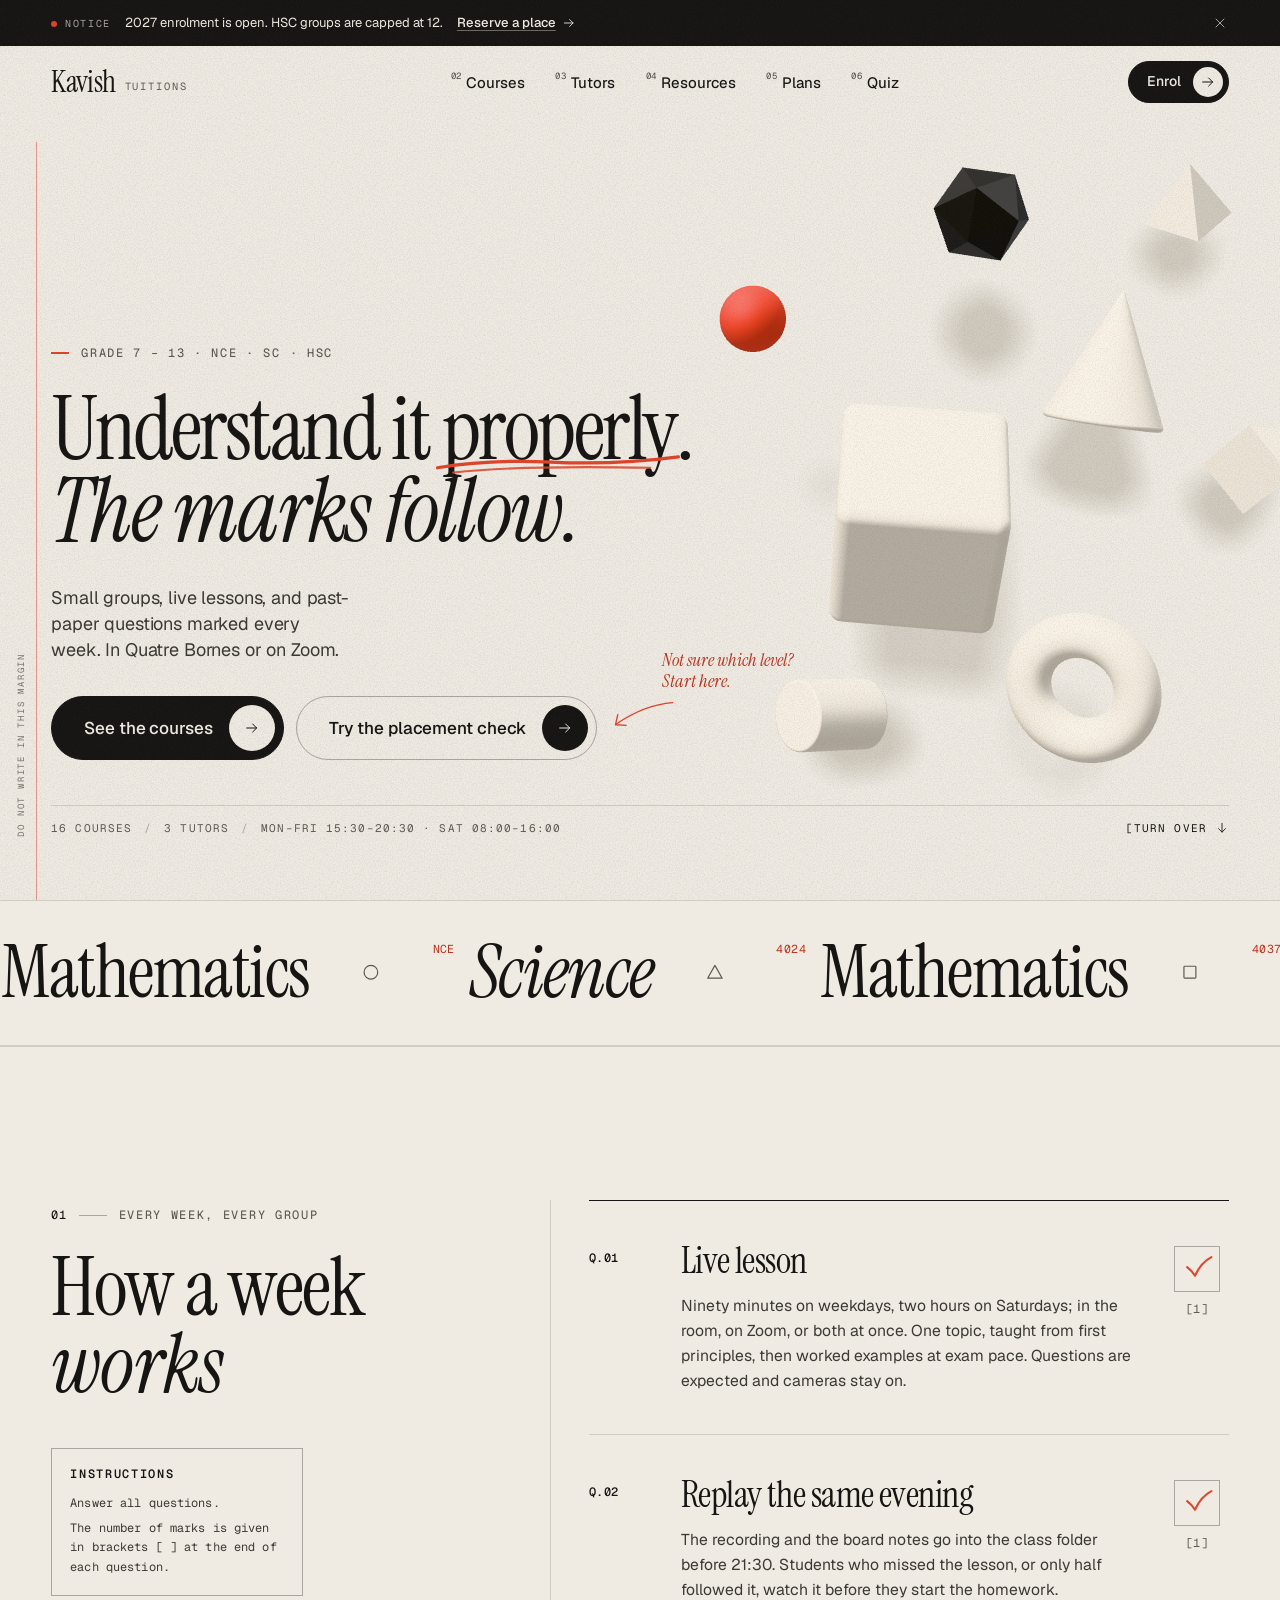
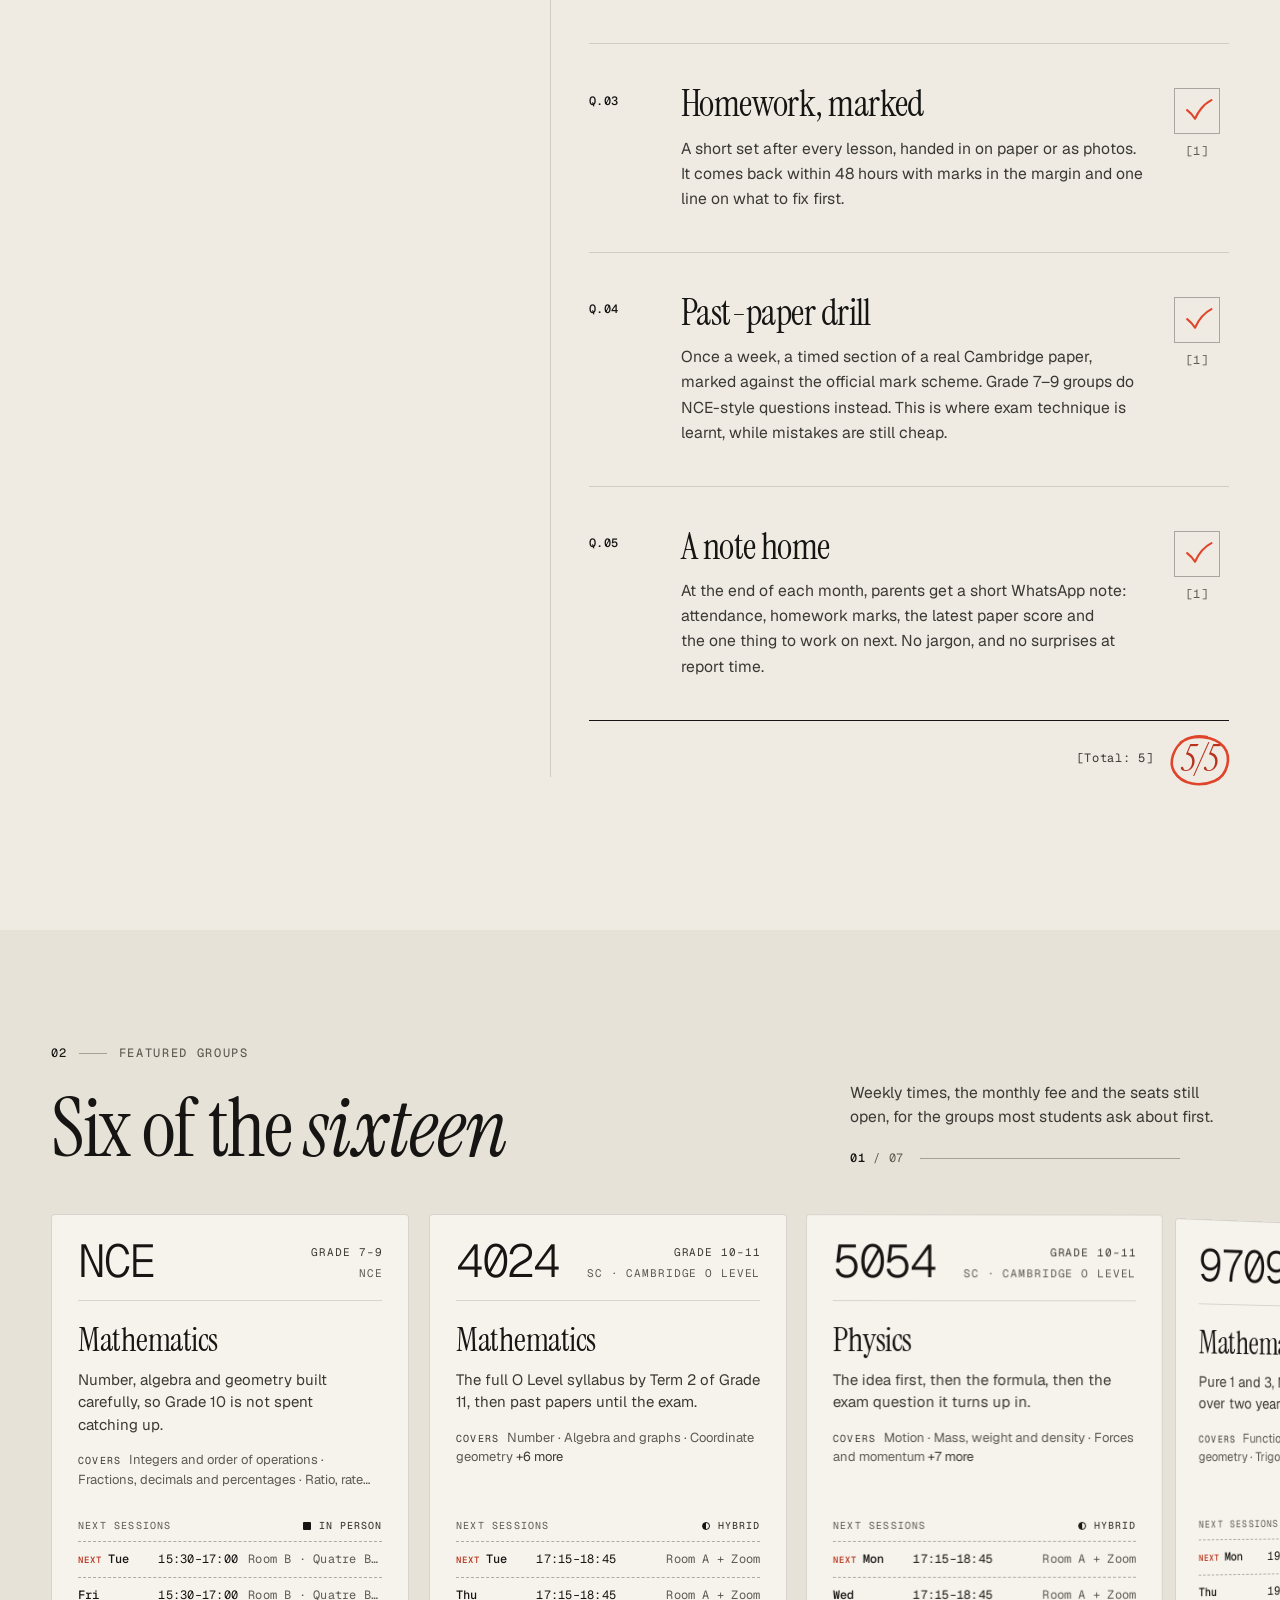
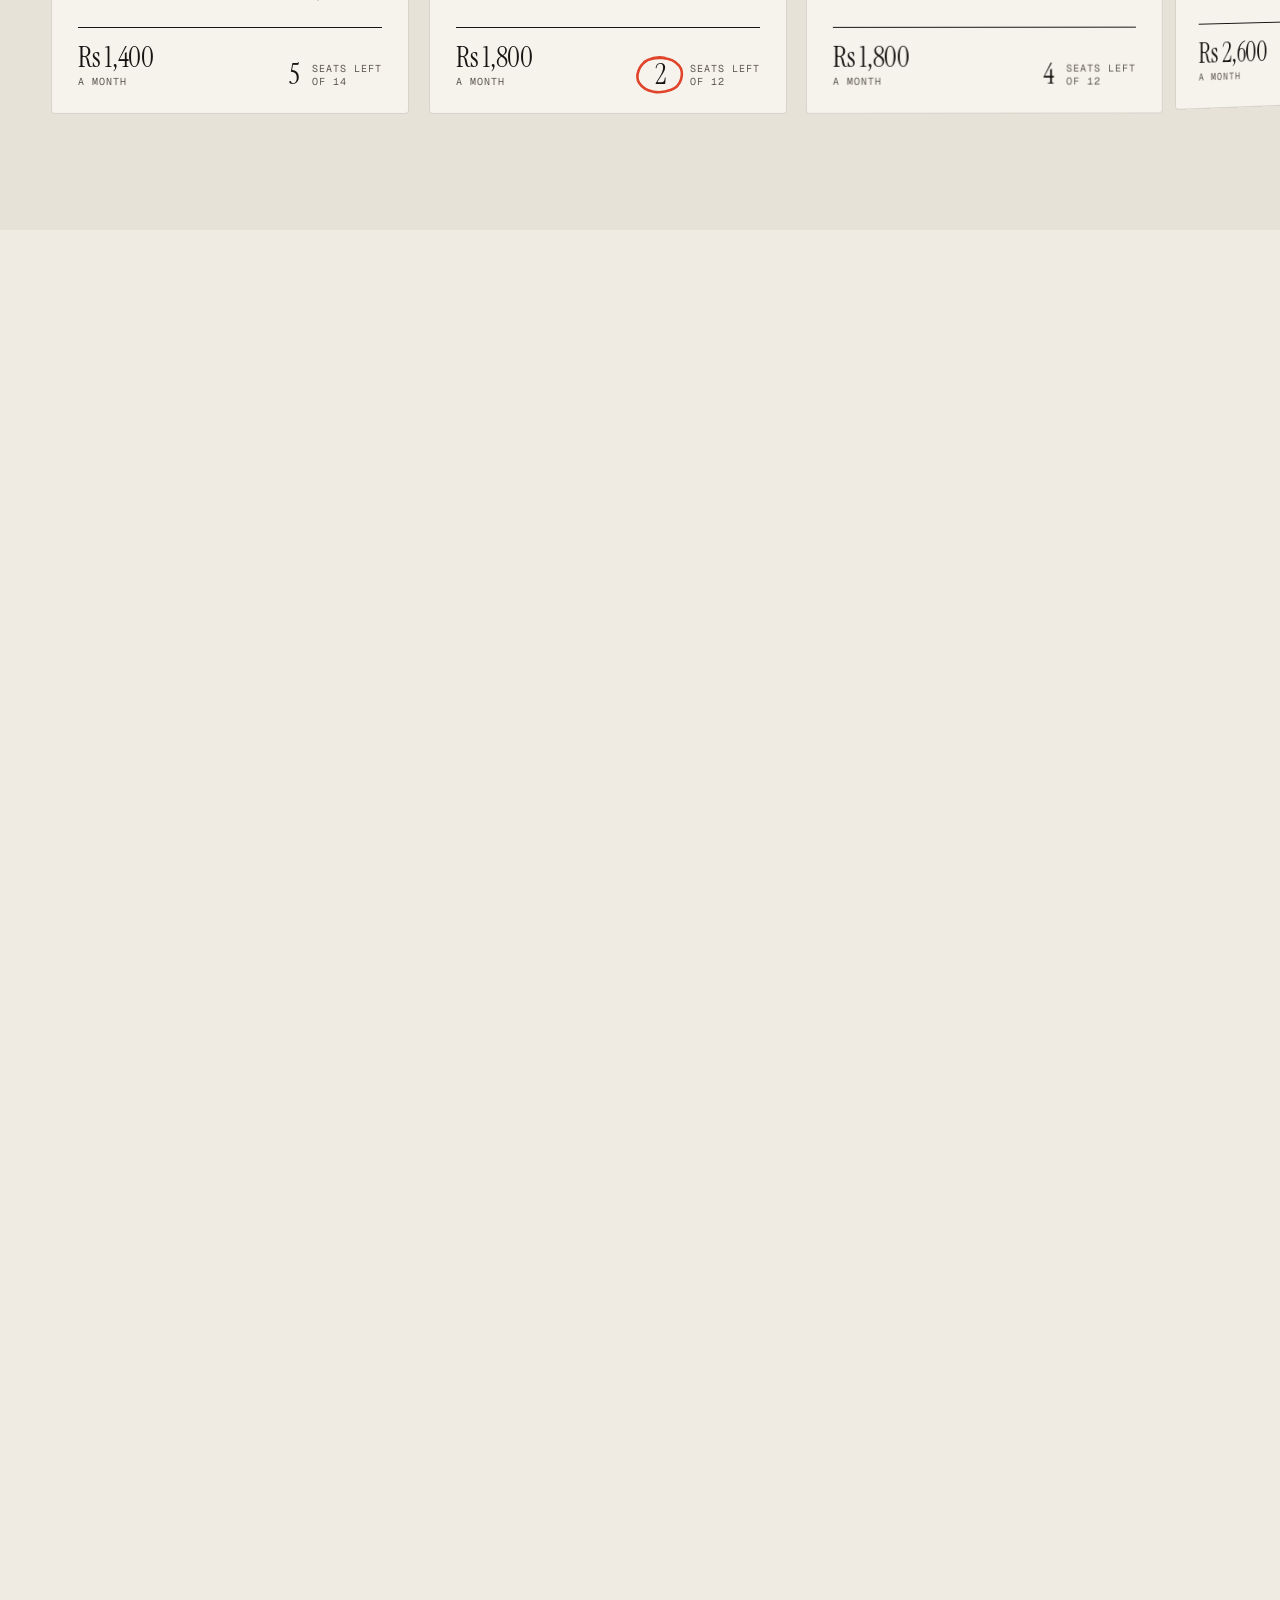
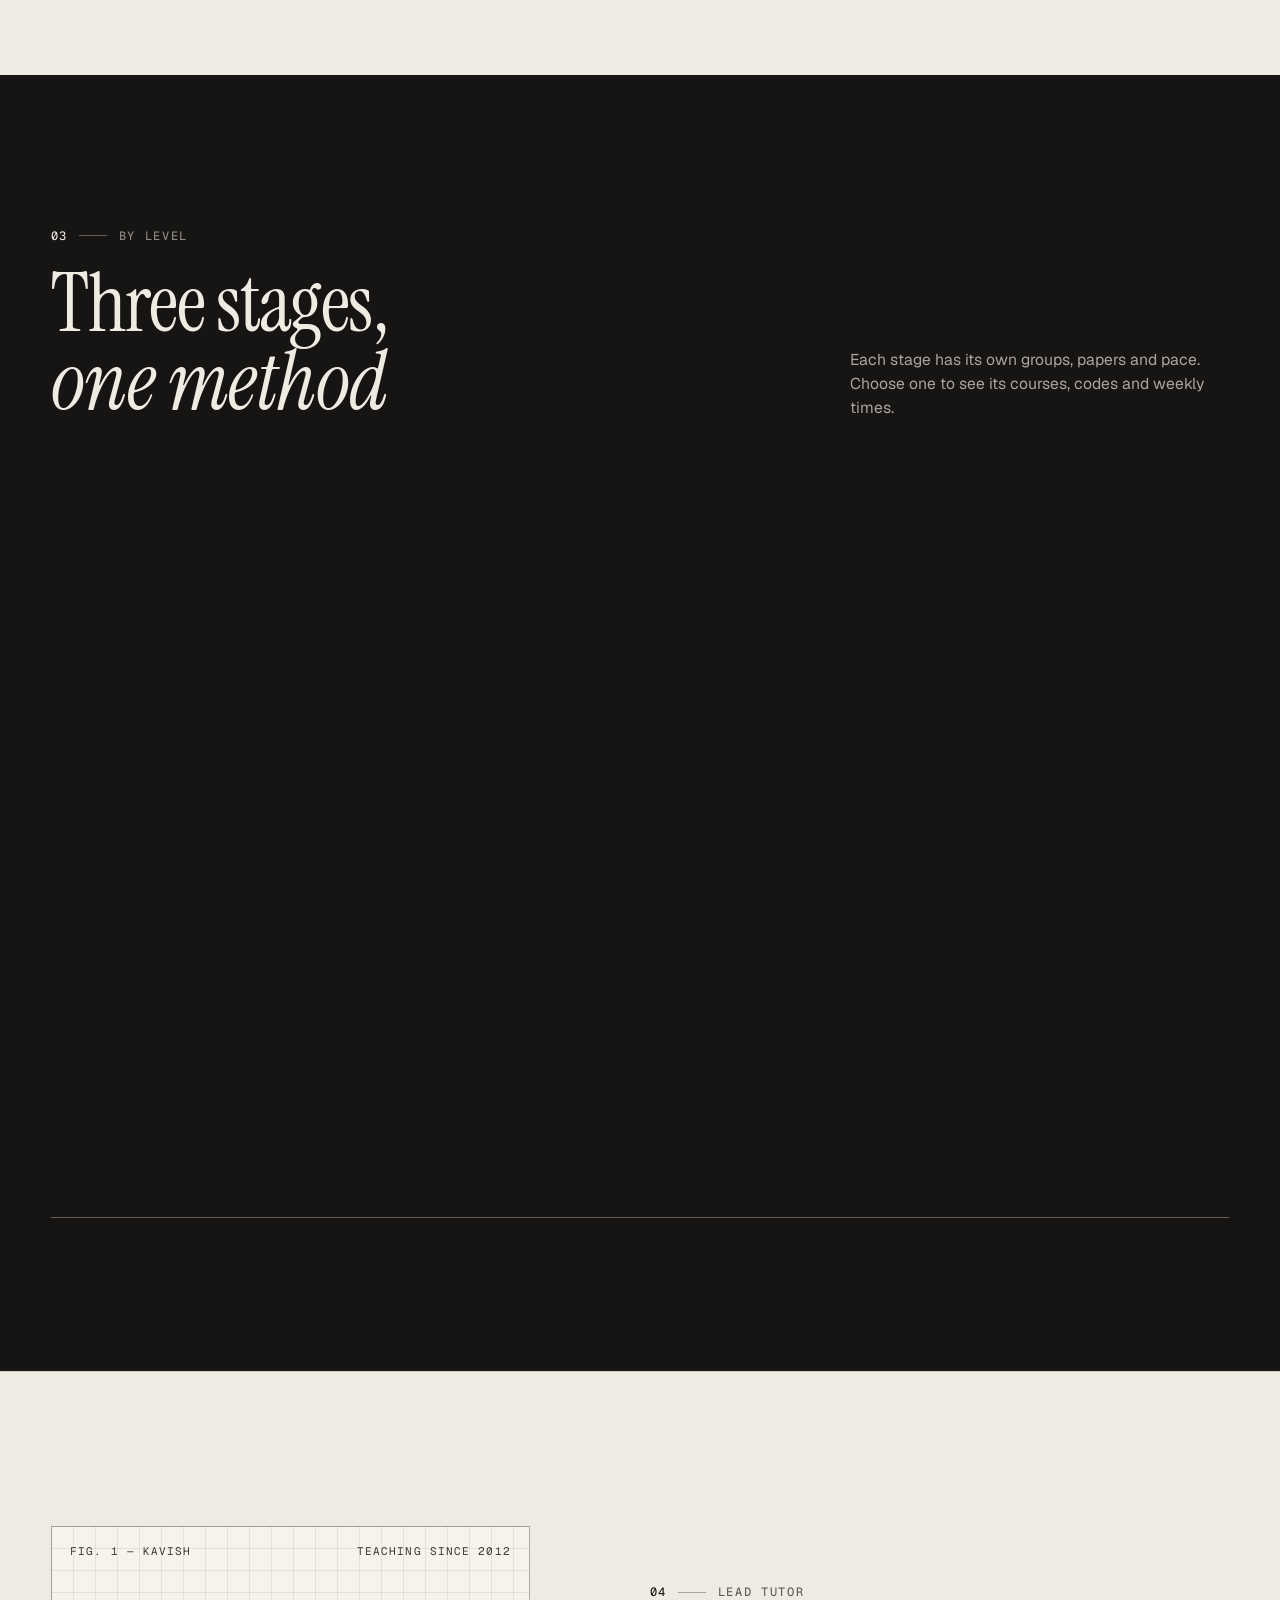
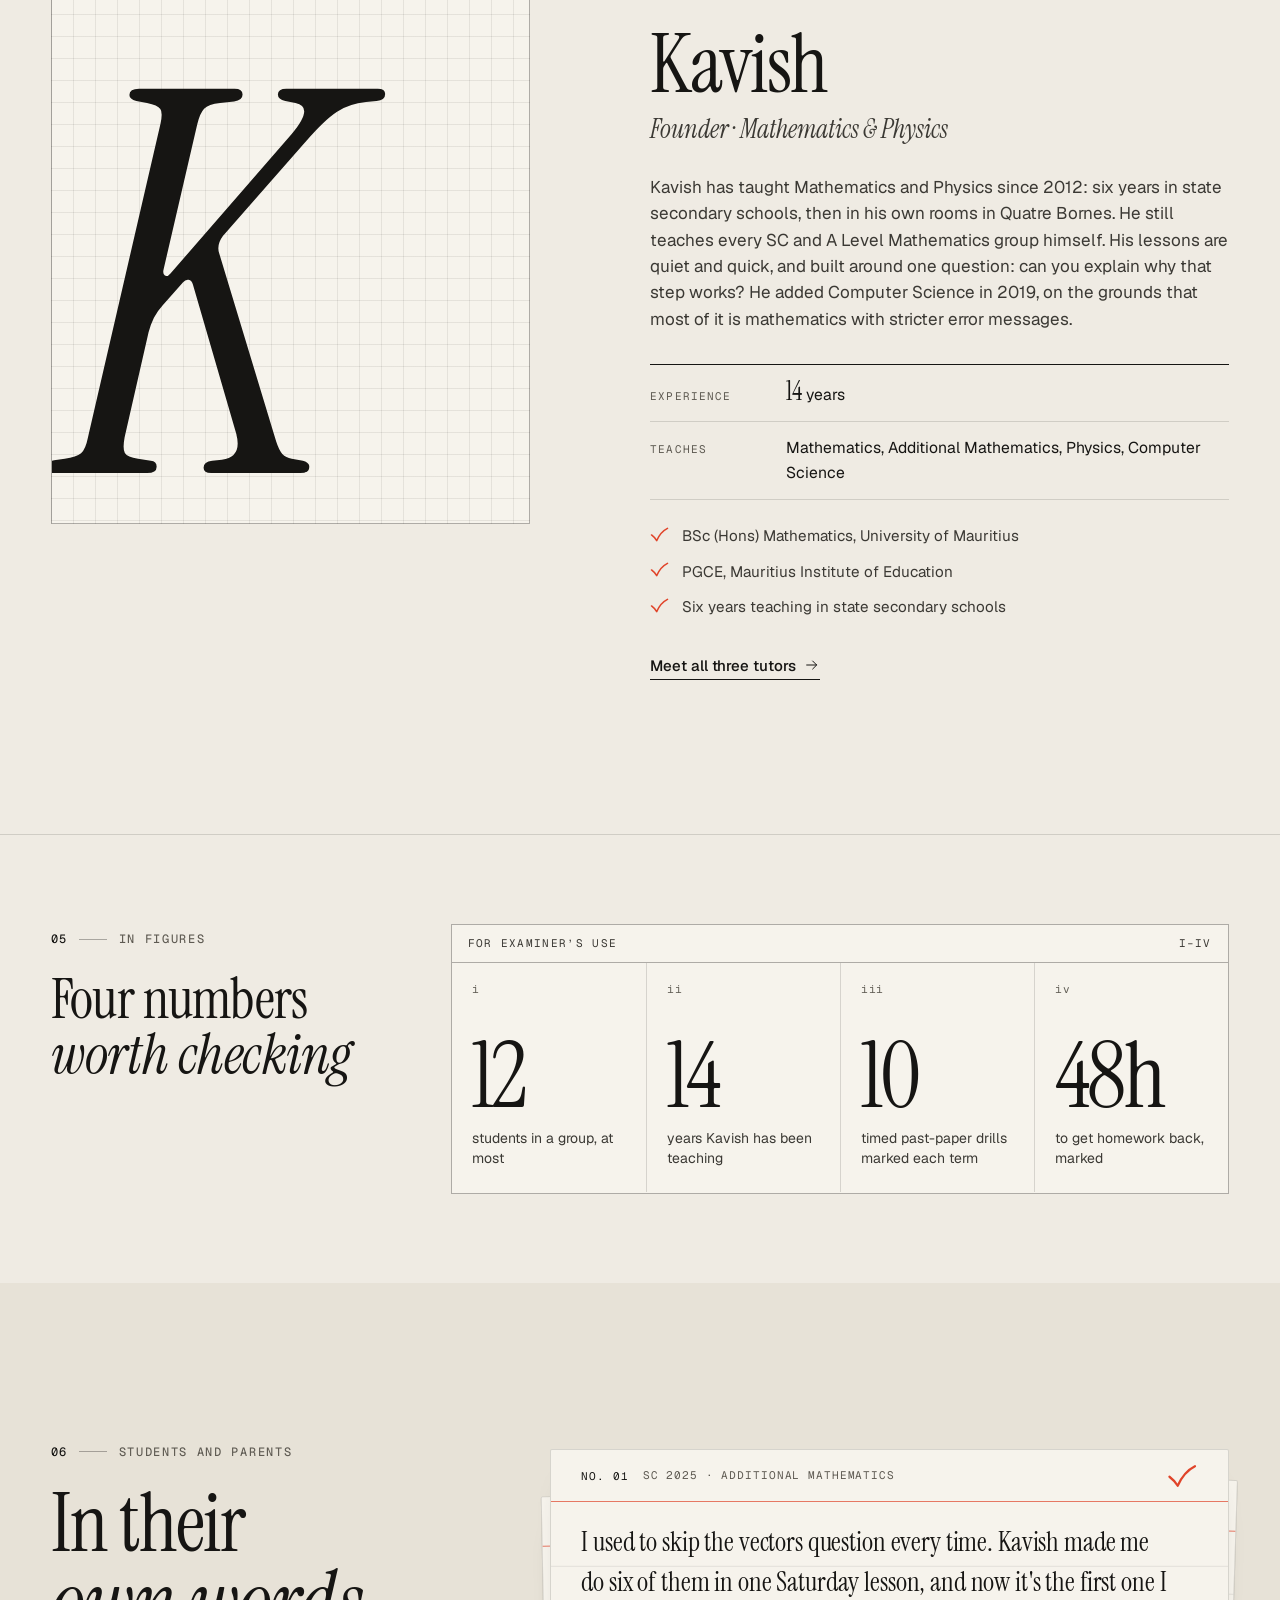
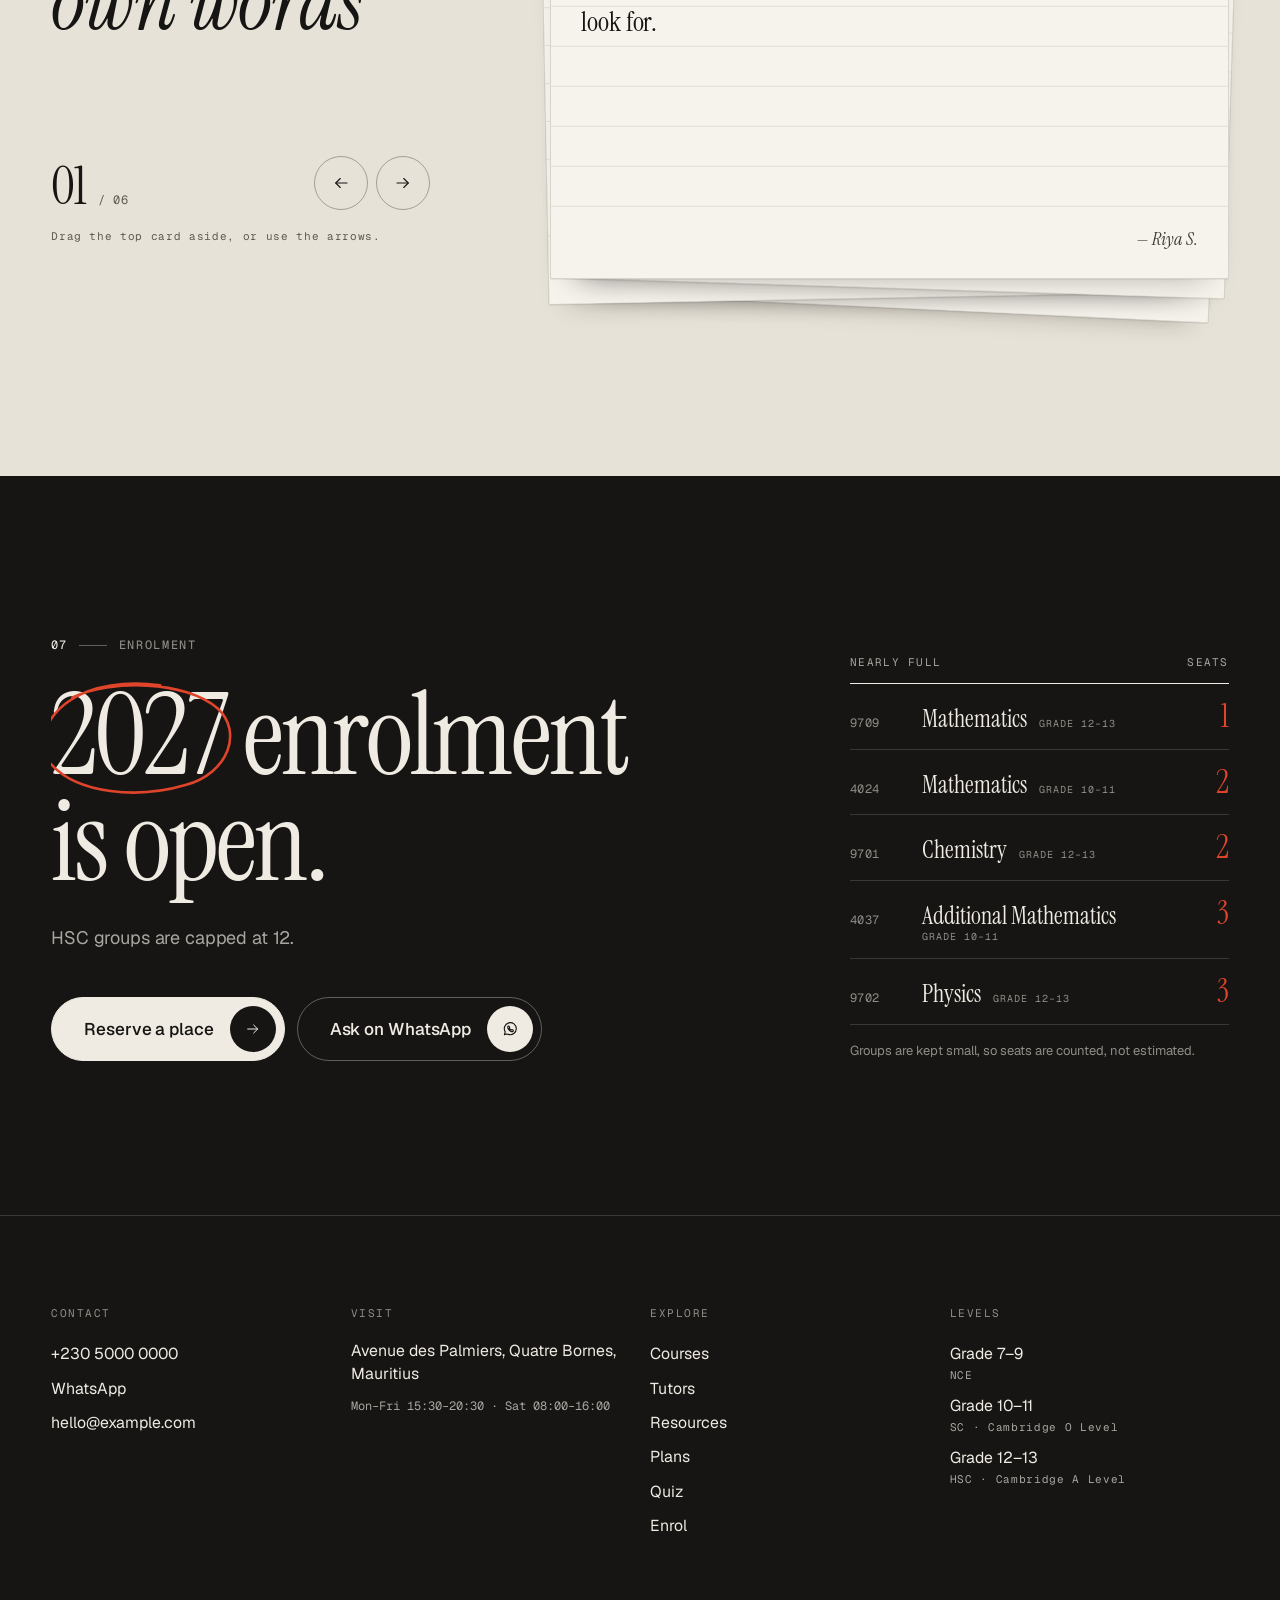
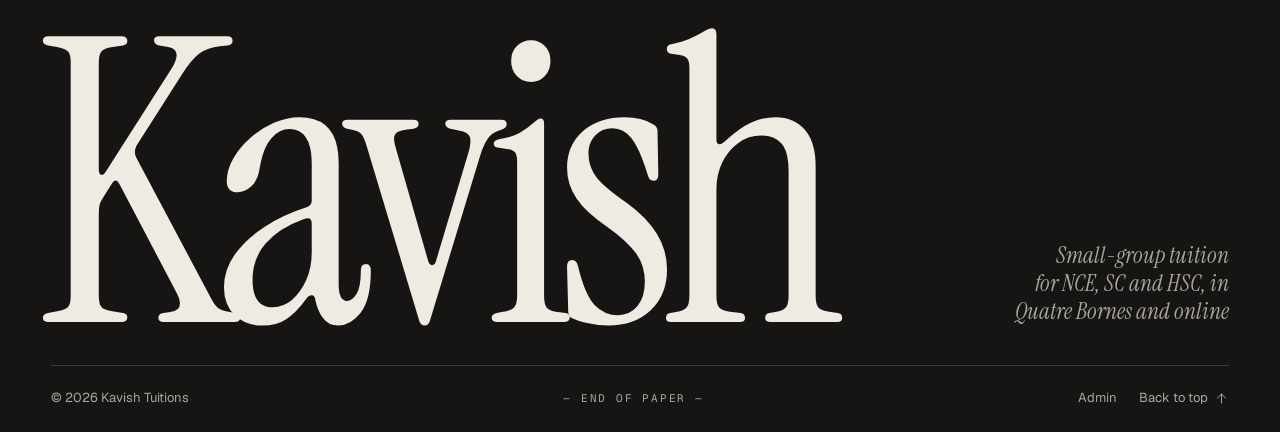
<file: index.html>
<!doctype html>
<html lang="en-MU" class="is-loading">
  <head>
    <meta charset="utf-8" />
    <meta name="viewport" content="width=device-width, initial-scale=1, viewport-fit=cover" />
    <title>Kavish Tuitions — Cambridge SC &amp; HSC tuition in Mauritius</title>
    <meta name="description" content="Small-group tuition for Grade 7 to 13 in Mauritius: Mathematics, sciences, commerce and languages for NCE, SC and HSC." />
    <meta name="theme-color" content="#efebe3" />
    <meta name="color-scheme" content="light" />
    <meta name="format-detection" content="telephone=no" />
    <meta property="og:type" content="website" />
    <meta property="og:site_name" content="Kavish Tuitions" />
    <meta property="og:title" content="Kavish Tuitions — Cambridge SC &amp; HSC tuition in Mauritius" />
    <meta property="og:description" content="Small-group tuition for Grade 7 to 13 in Mauritius: Mathematics, sciences, commerce and languages for NCE, SC and HSC." />
    <meta property="og:locale" content="en_MU" />
    <meta name="twitter:card" content="summary" />
    <link rel="icon" href="assets/img/favicon.svg" type="image/svg+xml" />

    <link rel="preload" href="assets/fonts/instrument-serif-latin-400-normal.woff2" as="font" type="font/woff2" crossorigin />
    <link rel="preload" href="assets/fonts/instrument-serif-latin-400-italic.woff2" as="font" type="font/woff2" crossorigin />
    <link rel="preload" href="assets/fonts/geist-latin-wght-normal.woff2" as="font" type="font/woff2" crossorigin />
    <link rel="preload" href="assets/fonts/geist-mono-latin-wght-normal.woff2" as="font" type="font/woff2" crossorigin />

    <link rel="stylesheet" href="assets/css/fonts.css" />
    <link rel="stylesheet" href="assets/css/tokens.css" />
    <link rel="stylesheet" href="assets/vendor/lenis/lenis.css" />
    <link rel="stylesheet" href="assets/css/site.css" />
    <link rel="stylesheet" href="assets/css/views/home.css" />
    <link rel="stylesheet" href="assets/css/views/courses.css" />
    <link rel="stylesheet" href="assets/css/views/tutors.css" />
    <link rel="stylesheet" href="assets/css/views/plans.css" />
    <link rel="stylesheet" href="assets/css/views/quiz.css" />

    <script>
      // If the app never starts (very old browser, blocked script), show a plain message instead of a stuck loader.
      // app.js clears this as soon as it runs (and removes the class if it was already added); a slow
      // or failed content load is reported by the app's own loader instead.
      document.documentElement.classList.add("js");
      window.__ktBootTimer = setTimeout(function () {
        if (!window.__ktStarted) document.documentElement.classList.add("boot-failed");
      }, 20000);
    </script>
    <noscript><style>.loader, #scene, .site-top, .boot-error { display: none !important; }</style></noscript>
    <script nomodule>
      document.documentElement.classList.add("boot-failed");
    </script>

    <script defer src="assets/vendor/gsap/gsap.min.js"></script>
    <script defer src="assets/vendor/gsap/ScrollTrigger.min.js"></script>
    <script defer src="assets/vendor/gsap/SplitText.min.js"></script>
    <script defer src="assets/vendor/gsap/Flip.min.js"></script>
    <script defer src="assets/vendor/gsap/CustomEase.min.js"></script>
    <script defer src="assets/vendor/lenis/lenis.min.js"></script>

    <script type="importmap">
      {"imports":{"three":"./assets/vendor/three/three.module.min.js","three/addons/":"./assets/vendor/three/addons/"}}
    </script>
    <script type="module" src="assets/js/app.js"></script>
  </head>
  <body>
    <a class="skip-link" href="#view">Skip to content</a>

    <noscript>
      <div class="noscript">
        <p class="noscript__brand">Kavish Tuitions</p>
        <p class="noscript__title">This site needs JavaScript switched on.</p>
        <p class="noscript__text">Courses, fees, the timetable and the enrolment form are loaded with JavaScript. Please enable it in your browser settings and reload the page.</p>
      </div>
    </noscript>

    <div class="boot-error" role="alert">
      <p class="boot-error__title">The page didn’t start properly.</p>
      <p class="boot-error__text">Please refresh. If it keeps happening, try an up-to-date browser such as Chrome, Safari, Edge or Firefox.</p>
    </div>

    <!-- First-load screen: wordmark, mark counter, 3D still life assembling behind a red rule. -->
    <div class="loader" id="loader" aria-hidden="true">
      <div class="loader__panel loader__panel--top"></div>
      <div class="loader__panel loader__panel--bottom"></div>
      <div class="loader__ui">
        <div class="loader__row loader__row--top">
          <p class="loader__meta"><span class="loader__mask"><span data-loader="name"></span></span></p>
          <p class="loader__meta loader__meta--right">
            <span class="loader__mask"><span>Read these instructions first</span></span>
            <span class="loader__mask"><span class="loader__hint">Answer all questions. Show your working.</span></span>
          </p>
        </div>
        <div class="loader__rule"><span class="loader__rule-fill"></span></div>
        <div class="loader__row loader__row--bottom">
          <p class="loader__word"><span class="loader__mask"><span data-loader="word"></span></span></p>
          <p class="loader__count">
            <span class="loader__mask"><span class="loader__num">000</span></span><span class="loader__mask"><span class="loader__of">/100</span></span>
            <svg class="loader__tick pen pen--tick" viewBox="0 0 40 32" aria-hidden="true" focusable="false"><path data-draw d="M3 17c4 3 8 7 11 12C19 18 27 8 37 3" fill="none" stroke="currentColor" stroke-width="3" stroke-linecap="round" stroke-linejoin="round" /></svg>
          </p>
        </div>
        <div class="loader__error" hidden></div>
      </div>
    </div>

    <canvas id="scene" aria-hidden="true"></canvas>
    <div class="scene-fallback" aria-hidden="true"><img data-src="assets/img/scene-fallback.svg" alt="" decoding="async" /></div>

    <div class="site-top" id="site-top">
      <aside class="announce" id="announce" aria-label="Notice" hidden></aside>
      <header class="site-header" id="site-header"></header>
    </div>
    <div class="scroll-progress" id="scroll-progress" aria-hidden="true"></div>

    <div class="menu" id="menu" role="dialog" aria-modal="true" aria-label="Site menu" data-lenis-prevent hidden></div>

    <main id="view" class="view-root" tabindex="-1"></main>

    <footer class="site-footer" id="site-footer"></footer>

    <div class="route-transition" id="route-transition" aria-hidden="true">
      <div class="route-transition__panel">
        <div class="route-transition__label">
          <span class="route-transition__mask"><span class="route-transition__idx">01</span></span>
          <span class="route-transition__mask route-transition__mask--title"><span class="route-transition__title">Home</span></span>
          <span class="route-transition__mask route-transition__mask--count"><span class="route-transition__count">01 / 07</span></span>
          <span class="route-transition__mask route-transition__mask--turn"><span class="route-transition__turn">[Turn over</span></span>
        </div>
      </div>
      <div class="route-transition__edge"></div>
    </div>

    <div class="draft-banner" id="draft-banner" role="status" hidden></div>

    <div class="cursor" id="cursor" aria-hidden="true">
      <div class="cursor__ring"><span class="cursor__label"></span></div>
    </div>
    <div class="cursor-dot" id="cursor-dot" aria-hidden="true"></div>

    <div class="sr-only" id="live-region" role="status" aria-live="polite" aria-atomic="true"></div>
  </body>
</html>
</file>
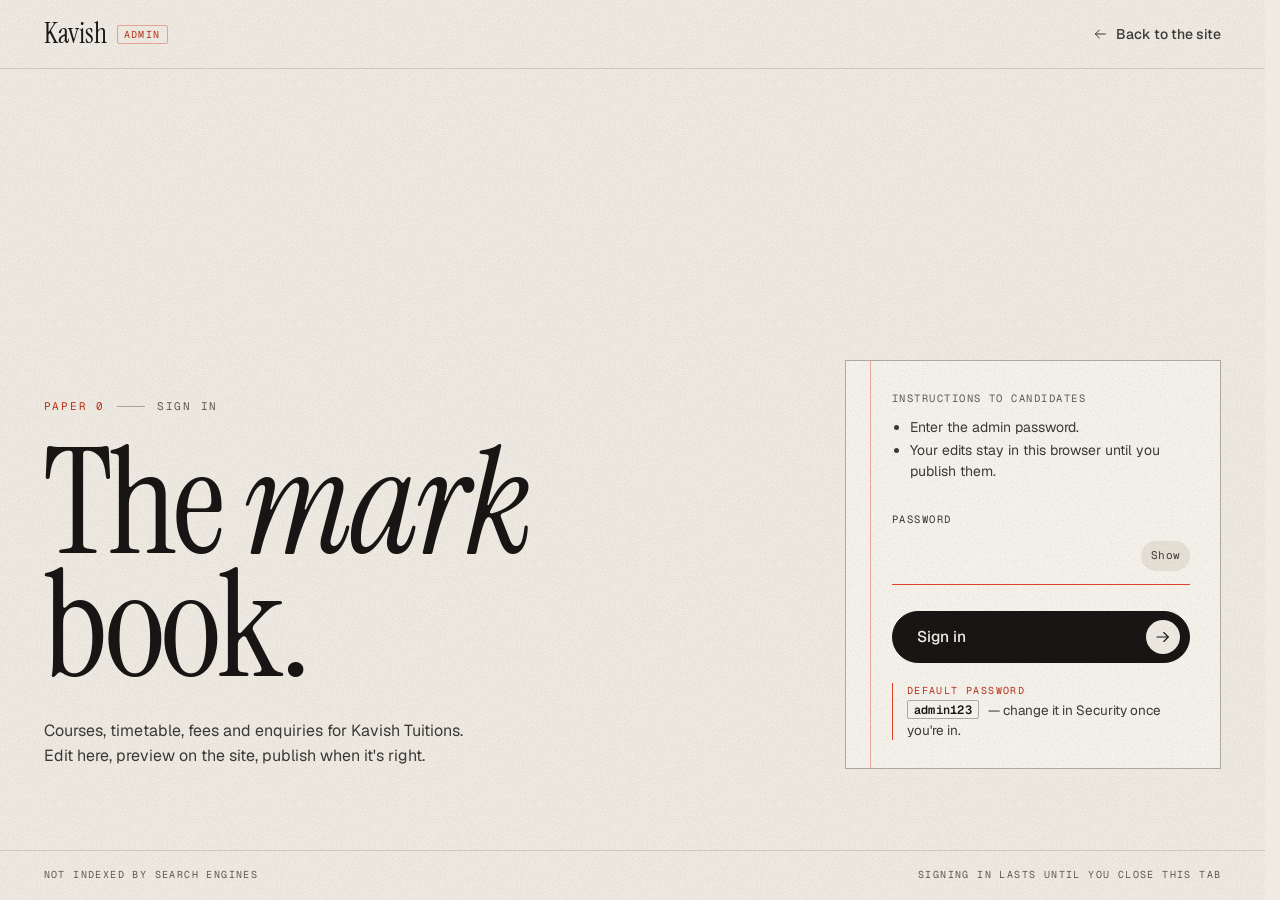
<file: admin/index.html>
<!doctype html>
<html lang="en-MU">
  <head>
    <meta charset="utf-8" />
    <meta name="viewport" content="width=device-width, initial-scale=1, viewport-fit=cover" />
    <meta name="robots" content="noindex, nofollow" />
    <meta name="theme-color" content="#efebe3" />
    <meta name="color-scheme" content="light" />
    <meta name="format-detection" content="telephone=no" />
    <title>Admin · Kavish Tuitions</title>
    <link rel="icon" href="../assets/img/favicon.svg" type="image/svg+xml" />

    <link rel="preload" href="../assets/fonts/instrument-serif-latin-400-normal.woff2" as="font" type="font/woff2" crossorigin />
    <link rel="preload" href="../assets/fonts/instrument-serif-latin-400-italic.woff2" as="font" type="font/woff2" crossorigin />
    <link rel="preload" href="../assets/fonts/geist-latin-wght-normal.woff2" as="font" type="font/woff2" crossorigin />
    <link rel="preload" href="../assets/fonts/geist-mono-latin-wght-normal.woff2" as="font" type="font/woff2" crossorigin />

    <link rel="stylesheet" href="../assets/css/fonts.css" />
    <link rel="stylesheet" href="../assets/css/tokens.css" />
    <link rel="stylesheet" href="admin.css" />

    <script defer src="../assets/vendor/gsap/gsap.min.js"></script>
    <script defer src="../assets/vendor/gsap/Flip.min.js"></script>
    <script type="module" src="admin.js"></script>
  </head>
  <body>
    <div id="app" class="boot-root">
      <div class="boot" role="status">
        <p class="boot__mark">Mark book</p>
        <p class="boot__text">Opening the admin…</p>
        <span class="boot__rule" aria-hidden="true"></span>
      </div>
    </div>
    <noscript>
      <div class="boot"><p class="boot__mark">Mark book</p><p class="boot__text">The admin needs JavaScript. Please enable it and reload.</p></div>
    </noscript>
  </body>
</html>
</file>
<file: assets/css/fonts.css>
/* Self-hosted fonts — no external requests. Licences in assets/fonts/. */

@font-face {
  font-family: "Instrument Serif";
  font-style: normal;
  font-weight: 400;
  font-display: swap;
  src: url("../fonts/instrument-serif-latin-400-normal.woff2") format("woff2");
  unicode-range: U+0000-00FF, U+0131, U+0152-0153, U+02BB-02BC, U+02C6, U+02DA, U+02DC, U+0304, U+0308, U+0329, U+2000-206F, U+20AC, U+2122, U+2191, U+2193, U+2212, U+2215, U+FEFF, U+FFFD;
}
@font-face {
  font-family: "Instrument Serif";
  font-style: normal;
  font-weight: 400;
  font-display: swap;
  src: url("../fonts/instrument-serif-latin-ext-400-normal.woff2") format("woff2");
  unicode-range: U+0100-02BA, U+02BD-02C5, U+02C7-02CC, U+02CE-02D7, U+02DD-02FF, U+0304, U+0308, U+0329, U+1D00-1DBF, U+1E00-1E9F, U+1EF2-1EFF, U+2020, U+20A0-20AB, U+20AD-20C0, U+2113, U+2C60-2C7F, U+A720-A7FF;
}
@font-face {
  font-family: "Instrument Serif";
  font-style: italic;
  font-weight: 400;
  font-display: swap;
  src: url("../fonts/instrument-serif-latin-400-italic.woff2") format("woff2");
  unicode-range: U+0000-00FF, U+0131, U+0152-0153, U+02BB-02BC, U+02C6, U+02DA, U+02DC, U+0304, U+0308, U+0329, U+2000-206F, U+20AC, U+2122, U+2191, U+2193, U+2212, U+2215, U+FEFF, U+FFFD;
}
@font-face {
  font-family: "Instrument Serif";
  font-style: italic;
  font-weight: 400;
  font-display: swap;
  src: url("../fonts/instrument-serif-latin-ext-400-italic.woff2") format("woff2");
  unicode-range: U+0100-02BA, U+02BD-02C5, U+02C7-02CC, U+02CE-02D7, U+02DD-02FF, U+0304, U+0308, U+0329, U+1D00-1DBF, U+1E00-1E9F, U+1EF2-1EFF, U+2020, U+20A0-20AB, U+20AD-20C0, U+2113, U+2C60-2C7F, U+A720-A7FF;
}

@font-face {
  font-family: "Geist";
  font-style: normal;
  font-weight: 100 900;
  font-display: swap;
  src: url("../fonts/geist-latin-wght-normal.woff2") format("woff2-variations");
  unicode-range: U+0000-00FF, U+0131, U+0152-0153, U+02BB-02BC, U+02C6, U+02DA, U+02DC, U+0304, U+0308, U+0329, U+2000-206F, U+20AC, U+2122, U+2191, U+2193, U+2212, U+2215, U+FEFF, U+FFFD;
}
@font-face {
  font-family: "Geist";
  font-style: normal;
  font-weight: 100 900;
  font-display: swap;
  src: url("../fonts/geist-latin-ext-wght-normal.woff2") format("woff2-variations");
  unicode-range: U+0100-02BA, U+02BD-02C5, U+02C7-02CC, U+02CE-02D7, U+02DD-02FF, U+0304, U+0308, U+0329, U+1D00-1DBF, U+1E00-1E9F, U+1EF2-1EFF, U+2020, U+20A0-20AB, U+20AD-20C0, U+2113, U+2C60-2C7F, U+A720-A7FF;
}

@font-face {
  font-family: "Geist Mono";
  font-style: normal;
  font-weight: 100 900;
  font-display: swap;
  src: url("../fonts/geist-mono-latin-wght-normal.woff2") format("woff2-variations");
  unicode-range: U+0000-00FF, U+0131, U+0152-0153, U+02BB-02BC, U+02C6, U+02DA, U+02DC, U+0304, U+0308, U+0329, U+2000-206F, U+20AC, U+2122, U+2191, U+2193, U+2212, U+2215, U+FEFF, U+FFFD;
}
</file>
<file: assets/css/tokens.css>
/* Design tokens shared by the public site and the admin panel.
   Palette: warm exam-paper, ink, and one correction-pen red. Keep red under ~5% of any screen. */

:root {
  /* Surfaces */
  --paper: #efebe3;
  --paper-2: #e7e2d7;
  --paper-3: #dcd5c6;
  --card: #f6f3ec;

  /* Ink */
  --ink: #161513;
  --ink-2: #3b3934;
  --ink-3: #5e5a52;       /* AA for small text on paper, paper-2 and paper-3 */
  --ink-4: #9a958a;
  --on-ink: #efebe3;
  --on-ink-2: rgba(239, 235, 227, 0.68);
  --on-ink-line: rgba(239, 235, 227, 0.16);

  /* Lines */
  --line: rgba(22, 21, 19, 0.14);
  --line-strong: rgba(22, 21, 19, 0.32);

  /* Accents */
  --red: #e0442a;          /* decorative, large text, pen marks */
  --red-ink: #b8321c;      /* red text on paper (AA) */
  --red-wash: rgba(224, 68, 42, 0.1);
  --lagoon: #1e6b66;       /* rare: "online now", success */
  --lagoon-wash: rgba(30, 107, 102, 0.1);
  --amber: #c98a14;        /* rare: warnings, "few seats left" */
  --amber-wash: rgba(201, 138, 20, 0.12);

  /* Type */
  --font-display: "Instrument Serif", "Iowan Old Style", "Times New Roman", serif;
  --font-sans: "Geist", ui-sans-serif, system-ui, -apple-system, "Segoe UI", sans-serif;
  --font-mono: "Geist Mono", ui-monospace, "SFMono-Regular", Menlo, Consolas, monospace;

  --fs-hero: clamp(3.25rem, 9.2vw, 10.5rem);
  --fs-h1: clamp(2.75rem, 6.4vw, 6.5rem);
  --fs-h2: clamp(2.1rem, 4.4vw, 4.25rem);
  --fs-h3: clamp(1.4rem, 2.1vw, 1.9rem);
  --fs-lead: clamp(1.125rem, 1.4vw, 1.375rem);
  --fs-body: 1.0625rem;
  --fs-small: 0.9rem;
  --fs-micro: 0.75rem;

  --lh-tight: 0.92;
  --lh-snug: 1.12;
  --lh-body: 1.55;

  /* Motion */
  --ease-out: cubic-bezier(0.16, 1, 0.3, 1);
  --ease-in-out: cubic-bezier(0.76, 0, 0.24, 1);
  --ease-soft: cubic-bezier(0.33, 1, 0.68, 1);
  --dur-fast: 180ms;
  --dur: 420ms;
  --dur-slow: 900ms;

  /* Layout */
  --gutter: clamp(16px, 4vw, 56px);
  --maxw: 1440px;
  --header-h: 72px;
  --r-sm: 4px;
  --r-md: 10px;
  --r-lg: 18px;
  --r-pill: 999px;

  /* Stacking */
  --z-scene: 0;
  --z-content: 1;
  --z-header: 50;
  --z-overlay: 70;
  --z-transition: 90;
  --z-loader: 100;
  --z-cursor: 110;
}
</file>
<file: assets/vendor/lenis/lenis.css>
html.lenis,html.lenis body{height:auto}.lenis.lenis-smooth [data-lenis-prevent]{overscroll-behavior:contain}.lenis.lenis-stopped{overflow:clip}.lenis.lenis-smooth iframe{pointer-events:none}
</file>
<file: assets/css/site.css>
/* ==========================================================================
   Kavish Tuitions — site shell + shared components
   "The marked exam paper": warm paper, black ink, one red correction pen.
   Tokens live in tokens.css. View-specific styles live in views/*.css.
   ========================================================================== */

/* ------------------------------------------------------------------ context
   Components read these semantic colours, so they adapt automatically inside
   ink sections (.section--ink, .on-ink, footer, menu). */

:root {
  --fg: var(--ink);
  --fg-2: var(--ink-2);
  --fg-3: var(--ink-3);
  --hair: var(--line);
  --hair-strong: var(--line-strong);
  --surface: var(--paper);
  --surface-raised: var(--card);
  --accent-text: var(--red-ink);

  --announce-h: 0px;
  --top-offset: calc(var(--header-h) + var(--announce-h));
  --grid-gap: clamp(12px, 1.6vw, 28px);
  --section-pad: clamp(80px, 12vw, 180px);

  --grain: url("data:image/svg+xml,%3Csvg xmlns='http://www.w3.org/2000/svg' width='240' height='240'%3E%3Cfilter id='n'%3E%3CfeTurbulence type='fractalNoise' baseFrequency='.82' numOctaves='3' stitchTiles='stitch'/%3E%3CfeColorMatrix values='0 0 0 0 .08 0 0 0 0 .07 0 0 0 0 .06 0 0 0 1.1 -.42'/%3E%3C/filter%3E%3Crect width='100%25' height='100%25' filter='url(%23n)'/%3E%3C/svg%3E");
  --tick-mask: url("data:image/svg+xml,%3Csvg xmlns='http://www.w3.org/2000/svg' viewBox='0 0 40 32'%3E%3Cpath d='M3 17c4 3 8 7 11 12C19 18 27 8 37 3' fill='none' stroke='%23000' stroke-width='3.4' stroke-linecap='round' stroke-linejoin='round'/%3E%3C/svg%3E");
  --chevron: url("data:image/svg+xml,%3Csvg xmlns='http://www.w3.org/2000/svg' viewBox='0 0 24 24'%3E%3Cpath d='M6 9.5l6 6 6-6' fill='none' stroke='%23161513' stroke-width='1.5' stroke-linecap='round' stroke-linejoin='round'/%3E%3C/svg%3E");

  interpolate-size: allow-keywords;
}

.section--ink,
.on-ink,
.site-footer,
.menu,
.route-transition,
.loader,
.announce,
.draft-banner {
  --fg: var(--on-ink);
  --fg-2: var(--on-ink-2);
  --fg-3: color-mix(in srgb, var(--on-ink) 56%, transparent);
  --hair: var(--on-ink-line);
  --hair-strong: color-mix(in srgb, var(--on-ink) 34%, transparent);
  --surface: var(--ink);
  --surface-raised: color-mix(in srgb, var(--on-ink) 5%, var(--ink));
  --accent-text: var(--red);
}

/* ------------------------------------------------------------------ reset + base */

*,
*::before,
*::after {
  box-sizing: border-box;
}

html {
  -webkit-text-size-adjust: 100%;
  text-size-adjust: 100%;
  background: var(--paper);
  color: var(--ink);
  hanging-punctuation: first last;
}

body {
  margin: 0;
  min-height: 100svh;
  background: var(--paper);
  color: var(--fg);
  font-family: var(--font-sans);
  font-size: var(--fs-body);
  line-height: var(--lh-body);
  font-weight: 400;
  font-optical-sizing: auto;
  -webkit-font-smoothing: antialiased;
  -moz-osx-font-smoothing: grayscale;
  text-rendering: optimizeLegibility;
  overflow-x: clip;
}

/* Paper grain: barely-there noise over everything (including the 3D scene). */
body::after {
  content: "";
  position: fixed;
  inset: 0;
  z-index: calc(var(--z-overlay) - 5);
  pointer-events: none;
  background-image: var(--grain);
  background-size: 240px 240px;
  opacity: 0.2;
}

:where(h1, h2, h3, h4, h5, h6, p, figure, blockquote, dl, dd) {
  margin: 0;
}
:where(h1, h2, h3, h4, h5, h6) {
  font-weight: 400;
}
:where(ul, ol)[class] {
  list-style: none;
  margin: 0;
  padding: 0;
}
img,
video,
canvas,
picture {
  display: block;
  max-width: 100%;
}
img {
  height: auto;
}
:where(button, input, select, textarea) {
  font: inherit;
  color: inherit;
}
:where(button) {
  cursor: pointer;
}
a {
  color: inherit;
}
hr {
  border: 0;
  border-top: 1px solid var(--hair);
  margin: 0;
}
[hidden] {
  display: none !important;
}

::selection {
  background: var(--red);
  color: var(--on-ink);
}

:focus-visible {
  outline: 2px solid var(--red);
  outline-offset: 3px;
}
:focus:not(:focus-visible) {
  outline: none;
}
[tabindex="-1"]:focus {
  outline: none;
}

.icon {
  display: inline-block;
  flex: none;
  vertical-align: -0.2em;
}

.view-root {
  position: relative;
  z-index: var(--z-content);
  display: block;
  min-height: 100svh;
  outline: none;
}

/* Native scroll lock (menu open, reduced motion) and Lenis stop keep the gutter. */
html.scroll-locked,
html.lenis.lenis-stopped {
  overflow: hidden;
}

/* ------------------------------------------------------------------ layout */

.container {
  width: 100%;
  max-width: var(--maxw);
  margin-inline: auto;
  padding-inline: var(--gutter);
}
.container--wide {
  max-width: none;
}

.grid-12 {
  display: grid;
  grid-template-columns: repeat(12, minmax(0, 1fr));
  column-gap: var(--grid-gap);
}
.grid-12 > * {
  grid-column: 1 / -1;
  min-width: 0;
}

.section {
  position: relative;
  z-index: var(--z-content);
  padding-block: var(--section-pad);
  background: var(--paper);
  color: var(--fg);
}
.section--ink {
  background: var(--ink);
  color: var(--on-ink);
}
.section--card {
  background: var(--card);
}
.section--paper-2 {
  background: var(--paper-2);
}
.section--tight {
  padding-block: clamp(56px, 7vw, 112px);
}
.section--flush {
  padding-block: 0;
}
.section + .section:not(.section--ink):not(.section--card):not(.section--paper-2) {
  border-top: 1px solid var(--hair);
}
.section--ink + .section--ink {
  border-top: 1px solid var(--on-ink-line);
}

/* Thin red exam-margin rule down the left of a section. */
.margin-rule {
  position: relative;
}
.margin-rule::before {
  content: "";
  position: absolute;
  top: 0;
  bottom: 0;
  left: calc(var(--gutter) * 0.5);
  width: 1px;
  background: var(--red);
  opacity: 0.55;
  pointer-events: none;
}

/* overflow-x: clip (not hidden) keeps position: sticky working and stops any view from
   causing a horizontal page scroll. */
.view {
  position: relative;
  display: block;
  overflow-x: clip;
}

/* View hero: transparent, so the fixed 3D canvas shows through. Content sits at the bottom;
   keep the right ~40% quiet on desktop (that's where the 3D composition lives). */
.view-hero {
  position: relative;
  z-index: var(--z-content);
  display: flex;
  flex-direction: column;
  justify-content: flex-end;
  min-height: max(560px, 86svh);
  padding-top: calc(var(--top-offset) + clamp(32px, 7vh, 96px));
  padding-bottom: clamp(40px, 7vh, 88px);
  background: transparent;
}
.view-hero--full {
  min-height: max(600px, 100svh);
}
.view-hero--compact {
  min-height: max(480px, 70svh);
}
.view-hero--top {
  justify-content: flex-start;
}
@media (max-width: 767px) {
  .view-hero {
    min-height: 88svh;
    padding-top: calc(var(--top-offset) + 28px);
    padding-bottom: 36px;
  }
  .view-hero--full {
    min-height: 100svh;
  }
  .view-hero--compact {
    min-height: 66svh;
  }
}

.rule {
  display: block;
  height: 1px;
  border: 0;
  margin: 0;
  background: var(--hair);
}
.rule--strong {
  background: var(--hair-strong);
}
.rule--ink {
  background: var(--fg);
}

.stack-xs > * + * { margin-top: 8px; }
.stack-sm > * + * { margin-top: 16px; }
.stack-md > * + * { margin-top: 28px; }
.stack-lg > * + * { margin-top: clamp(36px, 4vw, 56px); }
.stack-xl > * + * { margin-top: clamp(56px, 7vw, 104px); }

.cluster {
  display: flex;
  flex-wrap: wrap;
  align-items: center;
  gap: 12px;
}

/* ------------------------------------------------------------------ type */

.display {
  font-family: var(--font-display);
  font-weight: 400;
  font-size: var(--fs-hero);
  line-height: var(--lh-tight);
  letter-spacing: -0.025em;
  text-wrap: balance;
  font-kerning: normal;
}
.h1 {
  font-family: var(--font-display);
  font-weight: 400;
  font-size: var(--fs-h1);
  line-height: 0.95;
  letter-spacing: -0.02em;
  text-wrap: balance;
}
.h2 {
  font-family: var(--font-display);
  font-weight: 400;
  font-size: var(--fs-h2);
  line-height: 1;
  letter-spacing: -0.015em;
  text-wrap: balance;
}
.h3 {
  font-family: var(--font-display);
  font-weight: 400;
  font-size: var(--fs-h3);
  line-height: 1.08;
  letter-spacing: -0.008em;
}
.h4 {
  font-family: var(--font-sans);
  font-weight: 560;
  font-size: 1.0625rem;
  line-height: 1.3;
  letter-spacing: -0.01em;
}
:is(.display, .h1, .h2, .h3) em,
.italic {
  font-family: var(--font-display);
  font-style: italic;
  letter-spacing: -0.01em;
}

.lead {
  font-size: var(--fs-lead);
  line-height: 1.45;
  letter-spacing: -0.008em;
  color: var(--fg-2);
  max-width: 36ch;
  text-wrap: pretty;
}

.prose {
  max-width: 64ch;
  color: var(--fg-2);
  text-wrap: pretty;
}
.prose > * + * {
  margin-top: 1em;
}
.prose a {
  color: var(--fg);
  text-decoration-thickness: 1px;
  text-underline-offset: 0.2em;
}
.prose a:hover {
  text-decoration-color: var(--red);
}

.small {
  font-size: var(--fs-small);
}

.eyebrow {
  display: inline-flex;
  align-items: center;
  gap: 12px;
  font-family: var(--font-mono);
  font-size: var(--fs-micro);
  font-weight: 450;
  line-height: 1.2;
  letter-spacing: 0.14em;
  text-transform: uppercase;
  color: var(--fg-3);
}
.eyebrow::before {
  content: "";
  flex: none;
  width: 18px;
  height: 1.5px;
  background: var(--red);
}
.eyebrow:has(.eyebrow__num)::before,
.eyebrow--plain::before {
  display: none;
}
.eyebrow__num {
  display: inline-flex;
  align-items: center;
  gap: 12px;
  color: var(--fg);
  letter-spacing: 0.06em;
}
.eyebrow__num::after {
  content: "";
  width: 28px;
  height: 1px;
  background: var(--hair-strong);
}
.eyebrow--light {
  color: var(--on-ink-2);
}

.mono {
  font-family: var(--font-mono);
  font-size: 0.86em;
  letter-spacing: 0.01em;
}
.muted {
  color: var(--fg-3);
}
.num {
  font-variant-numeric: tabular-nums lining-nums;
}
[data-count] {
  font-variant-numeric: tabular-nums lining-nums;
}
.red {
  color: var(--accent-text);
}

/* "[4]" — marks, exam style. */
.marks {
  font-family: var(--font-mono);
  font-size: 0.75rem;
  letter-spacing: 0.04em;
  color: var(--fg-3);
  white-space: nowrap;
}
.marks::before {
  content: "[";
}
.marks::after {
  content: "]";
}

/* Masked lines produced by data-split / motion.splitLines. Slight padding keeps descenders.
   SplitText names a mask by suffixing each word of the line class, so lines classed
   "split-line" get masks classed "split-mask-line-mask". Once revealed, the masks stop clipping
   so pen marks (circles, underlines) drawn around a word show in full. */
.split-mask-line-mask {
  padding-bottom: 0.09em;
  margin-bottom: -0.09em;
}
.is-revealed .split-mask-line-mask {
  overflow: visible !important;
}

/* ------------------------------------------------------------------ section head (optional pattern) */

.section-head {
  display: grid;
  grid-template-columns: repeat(12, minmax(0, 1fr));
  column-gap: var(--grid-gap);
  row-gap: 20px;
  align-items: end;
  margin-bottom: clamp(40px, 6vw, 96px);
}
.section-head > * {
  grid-column: 1 / -1;
  min-width: 0;
}
.section-head__index {
  font-family: var(--font-mono);
  font-size: var(--fs-micro);
  letter-spacing: 0.12em;
  text-transform: uppercase;
  color: var(--fg-3);
}
@media (min-width: 900px) {
  .section-head__index {
    grid-column: 1 / span 3;
    align-self: start;
    padding-top: 0.9em;
  }
  .section-head__title {
    grid-column: 4 / span 6;
  }
  .section-head__aside {
    grid-column: 10 / -1;
  }
}

/* ------------------------------------------------------------------ buttons */

.btn {
  --btn-h: 54px;
  --btn-fg: var(--fg);
  --btn-bg: transparent;
  --btn-bd: var(--hair-strong);
  --btn-icon: 38px;
  --btn-icon-bg: var(--fg);
  --btn-icon-fg: var(--surface);
  position: relative;
  display: inline-flex;
  align-items: center;
  justify-content: center;
  gap: 16px;
  min-height: var(--btn-h);
  padding: 0 calc((var(--btn-h) - var(--btn-icon)) / 2 - 1px) 0 26px;
  border: 1px solid var(--btn-bd);
  border-radius: var(--r-pill);
  background: var(--btn-bg);
  color: var(--btn-fg);
  font-family: var(--font-sans);
  font-size: 0.9375rem;
  font-weight: 520;
  line-height: 1.1;
  letter-spacing: -0.006em;
  text-decoration: none;
  white-space: nowrap;
  cursor: pointer;
  user-select: none;
  -webkit-tap-highlight-color: transparent;
  transition:
    background-color 0.35s var(--ease-out),
    border-color 0.35s var(--ease-out),
    color 0.35s var(--ease-out),
    scale 0.25s var(--ease-out);
}
.btn:not(:has(.btn__icon)) {
  padding: 0 28px;
}
.btn:active {
  scale: 0.97;
}
.btn__icon {
  display: inline-grid;
  place-items: center;
  flex: none;
  width: var(--btn-icon);
  height: var(--btn-icon);
  border-radius: 50%;
  background: var(--btn-icon-bg);
  color: var(--btn-icon-fg);
  overflow: hidden;
  transition: scale 0.45s var(--ease-out), background-color 0.35s var(--ease-out), color 0.35s var(--ease-out);
}
.btn__icon .icon {
  vertical-align: 0;
}
@media (hover: hover) {
  .btn:hover .btn__icon {
    scale: 1.08;
  }
  .btn:hover .btn__icon .icon {
    animation: kt-arrow 0.62s var(--ease-out);
  }
}
@keyframes kt-arrow {
  0% { transform: translateX(0); }
  42% { transform: translateX(150%); }
  42.01% { transform: translateX(-150%); }
  100% { transform: translateX(0); }
}

.btn--primary {
  --btn-bg: var(--fg);
  --btn-fg: var(--surface);
  --btn-bd: var(--fg);
  --btn-icon-bg: var(--surface);
  --btn-icon-fg: var(--fg);
}
@media (hover: hover) {
  .btn--primary:hover {
    --btn-bg: color-mix(in srgb, var(--fg) 86%, var(--surface));
    --btn-bd: color-mix(in srgb, var(--fg) 86%, var(--surface));
  }
}
.btn--ghost {
  --btn-bg: transparent;
  --btn-bd: var(--hair-strong);
}
@media (hover: hover) {
  .btn--ghost:hover {
    --btn-bd: var(--fg);
    --btn-bg: color-mix(in srgb, var(--fg) 5%, transparent);
  }
}
.btn--light {
  --btn-bg: var(--paper);
  --btn-fg: var(--ink);
  --btn-bd: var(--paper);
  --btn-icon-bg: var(--ink);
  --btn-icon-fg: var(--paper);
}
@media (hover: hover) {
  .btn--light:hover {
    --btn-bg: var(--card);
    --btn-bd: var(--card);
  }
}
.btn--sm {
  --btn-h: 42px;
  --btn-icon: 30px;
  gap: 12px;
  font-size: 0.875rem;
  padding-left: 18px;
}
.btn--sm:not(:has(.btn__icon)) {
  padding: 0 18px;
}
.btn--lg {
  --btn-h: 64px;
  --btn-icon: 46px;
  font-size: 1.0625rem;
  padding-left: 32px;
}
.btn--block {
  display: flex;
  width: 100%;
  justify-content: space-between;
}
.btn[disabled],
.btn[aria-disabled="true"] {
  opacity: 0.42;
  pointer-events: none;
}

/* Text link with an arrow; the underline re-draws on hover. */
.link-arrow {
  display: inline-flex;
  align-items: center;
  gap: 8px;
  padding-block: 3px;
  color: var(--fg);
  font-weight: 520;
  font-size: 0.9375rem;
  letter-spacing: -0.005em;
  text-decoration: none;
  background: linear-gradient(currentColor, currentColor) 0 100% / 100% 1px no-repeat;
  border: 0;
  cursor: pointer;
}
.link-arrow .icon {
  transition: transform 0.45s var(--ease-out);
}
@media (hover: hover) {
  .link-arrow:hover {
    animation: kt-underline 0.75s var(--ease-out);
  }
  .link-arrow:hover .icon {
    transform: translateX(4px);
  }
}
@keyframes kt-underline {
  0% { background-size: 100% 1px; background-position: 100% 100%; }
  45% { background-size: 0% 1px; background-position: 100% 100%; }
  45.01% { background-size: 0% 1px; background-position: 0 100%; }
  100% { background-size: 100% 1px; background-position: 0 100%; }
}
.link-arrow--light {
  color: var(--on-ink);
}
.link-arrow--muted {
  color: var(--fg-2);
}

/* Plain underlined text link. */
.link {
  color: var(--fg);
  text-decoration: underline;
  text-decoration-thickness: 1px;
  text-underline-offset: 0.22em;
  text-decoration-color: var(--hair-strong);
  transition: text-decoration-color 0.25s;
}
.link:hover {
  text-decoration-color: var(--red);
}

/* ------------------------------------------------------------------ chips, tags, badges */

.chip {
  display: inline-flex;
  align-items: center;
  gap: 8px;
  height: 38px;
  padding: 0 16px;
  border: 1px solid var(--hair-strong);
  border-radius: var(--r-pill);
  background: transparent;
  color: var(--fg);
  font-family: var(--font-sans);
  font-size: 0.875rem;
  font-weight: 460;
  line-height: 1;
  white-space: nowrap;
  text-decoration: none;
  cursor: pointer;
  -webkit-tap-highlight-color: transparent;
  transition: background-color 0.3s var(--ease-out), color 0.3s var(--ease-out), border-color 0.3s var(--ease-out), scale 0.2s var(--ease-out);
}
.chip:active {
  scale: 0.96;
}
@media (hover: hover) {
  .chip:hover {
    border-color: var(--fg);
  }
}
.chip.is-active,
.chip[aria-pressed="true"],
.chip[aria-selected="true"],
.chip[aria-current="true"] {
  background: var(--fg);
  border-color: var(--fg);
  color: var(--surface);
}
.chip__count {
  font-family: var(--font-mono);
  font-size: 0.6875rem;
  color: var(--fg-3);
  transition: color 0.3s;
}
.chip.is-active .chip__count,
.chip[aria-pressed="true"] .chip__count,
.chip[aria-selected="true"] .chip__count {
  color: color-mix(in srgb, var(--surface) 70%, transparent);
}
.chip-row {
  display: flex;
  flex-wrap: wrap;
  gap: 8px;
}

.tag {
  display: inline-flex;
  align-items: center;
  gap: 6px;
  padding: 4px 8px 3px;
  border: 1px solid var(--hair-strong);
  border-radius: 2px;
  color: var(--fg-2);
  font-family: var(--font-mono);
  font-size: 0.6875rem;
  font-weight: 450;
  line-height: 1.15;
  letter-spacing: 0.07em;
  text-transform: uppercase;
  white-space: nowrap;
}
.tag--solid {
  background: var(--fg);
  border-color: var(--fg);
  color: var(--surface);
}
.tag--red {
  color: var(--accent-text);
  border-color: color-mix(in srgb, var(--red) 50%, transparent);
}
.tag--amber,
.tag--lagoon {
  border-color: transparent;
  color: var(--fg);
}
.tag--amber {
  background: var(--amber-wash);
}
.tag--lagoon {
  background: var(--lagoon-wash);
  color: var(--lagoon);
}
.tag--amber::before,
.tag--lagoon::before {
  content: "";
  width: 6px;
  height: 6px;
  border-radius: 50%;
  background: var(--amber);
}
.tag--lagoon::before {
  background: var(--lagoon);
}
.tag--plain {
  border-color: transparent;
  padding-inline: 0;
}

/* Lesson mode: shape (not just colour) tells them apart. */
.badge {
  display: inline-flex;
  align-items: center;
  gap: 8px;
  color: var(--fg-2);
  font-family: var(--font-mono);
  font-size: 0.6875rem;
  font-weight: 450;
  line-height: 1.1;
  letter-spacing: 0.1em;
  text-transform: uppercase;
  white-space: nowrap;
}
.badge::before {
  content: "";
  flex: none;
  width: 8px;
  height: 8px;
}
.badge--online::before {
  border-radius: 50%;
  background: var(--lagoon);
  box-shadow: 0 0 0 3px var(--lagoon-wash);
}
.badge--in-person::before {
  background: var(--fg);
  border-radius: 1px;
}
.badge--hybrid::before {
  border-radius: 50%;
  border: 1px solid var(--fg);
  background: linear-gradient(90deg, var(--fg) 50%, transparent 50%);
}

/* ------------------------------------------------------------------ cards */

.card {
  position: relative;
  display: flex;
  flex-direction: column;
  min-width: 0;
  padding: clamp(20px, 2.2vw, 32px);
  border: 1px solid var(--hair);
  border-radius: var(--r-sm);
  background: var(--surface-raised);
  color: var(--fg);
}
a.card,
.card--link {
  text-decoration: none;
  transition: border-color 0.35s var(--ease-out), background-color 0.35s var(--ease-out);
}
/* Hover: the corner folds over like a turned exam page. */
a.card::after,
.card--link::after {
  content: "";
  position: absolute;
  top: -1px;
  right: -1px;
  width: 0;
  height: 0;
  background: linear-gradient(225deg, var(--surface) 50%, var(--paper-3) 50%);
  border-bottom-left-radius: 2px;
  transition: width 0.4s var(--ease-out), height 0.4s var(--ease-out);
  pointer-events: none;
}
@media (hover: hover) {
  a.card:hover,
  .card--link:hover {
    border-color: var(--hair-strong);
  }
  a.card:hover::after,
  .card--link:hover::after {
    width: 18px;
    height: 18px;
  }
}
.card--flat {
  padding: 24px 0 0;
  border: 0;
  border-top: 1px solid var(--fg);
  border-radius: 0;
  background: transparent;
}
.card--flat::after {
  display: none;
}
.card__meta {
  display: flex;
  flex-wrap: wrap;
  align-items: center;
  justify-content: space-between;
  gap: 8px 12px;
  color: var(--fg-3);
  font-family: var(--font-mono);
  font-size: 0.6875rem;
  letter-spacing: 0.1em;
  text-transform: uppercase;
}
.card__title {
  margin-top: 18px;
  font-family: var(--font-display);
  font-size: var(--fs-h3);
  font-weight: 400;
  line-height: 1.06;
  letter-spacing: -0.01em;
}
.card__text {
  margin-top: 10px;
  color: var(--fg-2);
  font-size: 0.9375rem;
  line-height: 1.5;
}
.card__foot {
  display: flex;
  flex-wrap: wrap;
  align-items: center;
  justify-content: space-between;
  gap: 12px;
  margin-top: auto;
  padding-top: 18px;
  border-top: 1px solid var(--hair);
}
.card__body + .card__foot,
.card__text + .card__foot {
  margin-top: 24px;
}

/* ------------------------------------------------------------------ lists, facts, tables */

.ticks {
  list-style: none;
  margin: 0;
  padding: 0;
  display: grid;
  gap: 12px;
}
.ticks > li {
  position: relative;
  padding-left: 32px;
}
.ticks > li::before {
  content: "";
  position: absolute;
  left: 0;
  top: 0.18em;
  width: 19px;
  height: 15px;
  background: var(--red);
  -webkit-mask: var(--tick-mask) center / contain no-repeat;
  mask: var(--tick-mask) center / contain no-repeat;
}

.dash-list {
  list-style: none;
  margin: 0;
  padding: 0;
}
.dash-list > li {
  display: flex;
  gap: 14px;
  padding: 12px 0;
  border-bottom: 1px solid var(--hair);
}
.dash-list > li::before {
  content: "—";
  color: var(--fg-3);
}

.facts {
  display: grid;
  grid-template-columns: repeat(auto-fit, minmax(150px, 1fr));
  margin: 0;
  border-top: 1px solid var(--hair);
}
.facts > div {
  padding: 16px 16px 18px 0;
  border-bottom: 1px solid var(--hair);
}
.facts dt {
  margin-bottom: 8px;
  color: var(--fg-3);
  font-family: var(--font-mono);
  font-size: 0.6875rem;
  letter-spacing: 0.12em;
  text-transform: uppercase;
}
.facts dd {
  margin: 0;
  font-family: var(--font-display);
  font-size: 1.625rem;
  line-height: 1.05;
}

.table-wrap {
  width: 100%;
  overflow-x: auto;
  overscroll-behavior-x: contain;
}
.table {
  width: 100%;
  border-collapse: collapse;
  font-size: 0.9375rem;
}
.table th {
  padding: 0 16px 12px 0;
  border-bottom: 1px solid var(--hair-strong);
  color: var(--fg-3);
  font-family: var(--font-mono);
  font-size: 0.6875rem;
  font-weight: 450;
  letter-spacing: 0.12em;
  text-align: left;
  text-transform: uppercase;
  white-space: nowrap;
}
.table td {
  padding: 16px 16px 16px 0;
  border-bottom: 1px solid var(--hair);
  vertical-align: top;
}
.table tr:last-child td {
  border-bottom: 0;
}

/* ------------------------------------------------------------------ forms (answer-sheet style) */

.field {
  display: grid;
  gap: 8px;
  min-width: 0;
  align-content: start;
}
.field__label {
  display: flex;
  align-items: baseline;
  justify-content: space-between;
  gap: 12px;
  color: var(--fg-2);
  font-family: var(--font-mono);
  font-size: 0.6875rem;
  font-weight: 450;
  line-height: 1.3;
  letter-spacing: 0.12em;
  text-transform: uppercase;
}
.field__opt {
  color: var(--fg-3);
  letter-spacing: 0.04em;
  text-transform: none;
}
.field__hint {
  color: var(--fg-3);
  font-size: 0.8125rem;
  line-height: 1.45;
}
.field__error {
  display: flex;
  align-items: baseline;
  gap: 8px;
  color: var(--red-ink);
  font-size: 0.8125rem;
  line-height: 1.4;
}
.field__error:empty {
  display: none;
}

.input,
.select,
.textarea {
  display: block;
  width: 100%;
  min-width: 0;
  padding: 12px 0 11px;
  border: 0;
  border-bottom: 1px solid var(--hair-strong);
  border-radius: 0;
  background: transparent;
  color: var(--fg);
  font-family: var(--font-sans);
  font-size: 1.0625rem;
  line-height: 1.4;
  appearance: none;
  -webkit-appearance: none;
  transition: border-color 0.25s, box-shadow 0.25s, background-color 0.25s;
}
.input::placeholder,
.textarea::placeholder {
  color: var(--fg-3);
  opacity: 0.75;
}
.input:hover,
.select:hover,
.textarea:hover {
  border-bottom-color: var(--fg-2);
}
.input:focus,
.select:focus,
.textarea:focus {
  outline: none;
  border-bottom-color: var(--fg);
  box-shadow: 0 1px 0 0 var(--fg);
}
.select {
  padding-right: 32px;
  background-image: var(--chevron);
  background-repeat: no-repeat;
  background-position: right 2px center;
  background-size: 20px 20px;
  cursor: pointer;
}
.textarea {
  --rule-h: 2rem;
  --rule-c: var(--hair-strong);
  min-height: calc(var(--rule-h) * 4 + 6px);
  padding: 2px 0 0;
  line-height: var(--rule-h);
  resize: vertical;
  border-bottom: 0;
  background-image: repeating-linear-gradient(
    to bottom,
    transparent 0,
    transparent calc(var(--rule-h) - 1px),
    var(--rule-c) calc(var(--rule-h) - 1px),
    var(--rule-c) var(--rule-h)
  );
  background-position: 0 2px;
  background-attachment: local;
}
.textarea:hover {
  --rule-c: color-mix(in srgb, var(--fg) 40%, transparent);
}
/* Focus: the ruled lines turn to ink (as an input's underline does) and an ink margin rule
   appears just left of the writing area: the left edge of an outline, the rest clipped away.
   An outline (unlike a shadow) survives forced-colours mode; no padding change, so no shift. */
.textarea:focus {
  --rule-c: color-mix(in srgb, var(--fg) 62%, transparent);
  box-shadow: none;
  outline: 2px solid var(--fg);
  outline-offset: 6px;
  clip-path: inset(0 0 0 -10px);
  background-color: color-mix(in srgb, var(--fg) 3%, transparent);
}
.field.is-invalid :is(.input, .select),
:is(.input, .select).is-invalid,
:is(.input, .select)[aria-invalid="true"] {
  border-bottom-color: var(--red-ink);
  box-shadow: 0 1px 0 0 var(--red-ink);
}
.field.is-invalid .textarea,
.textarea.is-invalid,
.textarea[aria-invalid="true"] {
  background-color: var(--red-wash);
}
.field.is-invalid .field__label {
  color: var(--red-ink);
}

.checkbox,
.radio {
  display: inline-flex;
  align-items: flex-start;
  gap: 12px;
  color: var(--fg);
  font-size: 0.975rem;
  line-height: 1.4;
  cursor: pointer;
}
:is(.checkbox, .choice) input[type="checkbox"],
:is(.radio, .choice) input[type="radio"] {
  position: relative;
  display: grid;
  place-items: center;
  flex: none;
  width: 20px;
  height: 20px;
  margin: 0.05em 0 0;
  border: 1px solid var(--line-strong);
  background: var(--card);
  appearance: none;
  -webkit-appearance: none;
  cursor: pointer;
  transition: border-color 0.2s, background-color 0.2s;
}
:is(.checkbox, .choice) input[type="checkbox"] {
  border-radius: 3px;
}
:is(.radio, .choice) input[type="radio"] {
  border-radius: 50%;
}
:is(.checkbox, .choice) input[type="checkbox"]::after {
  content: "";
  position: absolute;
  left: 1px;
  top: -5px;
  width: 22px;
  height: 18px;
  background: var(--red);
  -webkit-mask: var(--tick-mask) center / contain no-repeat;
  mask: var(--tick-mask) center / contain no-repeat;
  transform: scale(0.3);
  opacity: 0;
  transform-origin: 30% 80%;
  transition: transform 0.35s var(--ease-out), opacity 0.2s;
}
:is(.checkbox, .choice) input[type="checkbox"]:checked {
  border-color: var(--ink);
}
:is(.checkbox, .choice) input[type="checkbox"]:checked::after {
  transform: scale(1);
  opacity: 1;
}
:is(.radio, .choice) input[type="radio"]::after {
  content: "";
  width: 10px;
  height: 10px;
  border-radius: 50%;
  background: var(--ink);
  transform: scale(0);
  transition: transform 0.3s var(--ease-out);
}
:is(.radio, .choice) input[type="radio"]:checked {
  border-color: var(--ink);
}
:is(.radio, .choice) input[type="radio"]:checked::after {
  transform: scale(1);
}
:is(.checkbox, .radio, .choice) input:hover {
  border-color: var(--ink);
}

/* Selectable tile wrapping a checkbox or radio. */
.choice {
  position: relative;
  display: flex;
  align-items: flex-start;
  gap: 14px;
  padding: 16px 18px;
  border: 1px solid var(--hair-strong);
  border-radius: var(--r-sm);
  background: transparent;
  color: var(--fg);
  cursor: pointer;
  transition: border-color 0.25s, background-color 0.25s, box-shadow 0.25s;
}
@media (hover: hover) {
  .choice:hover {
    border-color: var(--fg-2);
  }
}
.choice:has(input:checked) {
  border-color: var(--fg);
  background: var(--surface-raised);
  box-shadow: inset 0 0 0 1px var(--fg);
}
.choice:has(input:focus-visible) {
  outline: 2px solid var(--red);
  outline-offset: 2px;
}
.choice input:focus-visible {
  outline: none;
}

/* ------------------------------------------------------------------ accordion (details/summary)
   <div class="accordion"><details><summary>Question</summary><div class="accordion__body">…</div></details>…</div>
   or <details class="accordion">…</details>. Numbered Q.01, Q.02… automatically. */

.accordion {
  counter-reset: kt-q;
  border-bottom: 1px solid var(--hair);
}
details.accordion {
  counter-reset: none;
}
.accordion > details,
details.accordion {
  counter-increment: kt-q;
  border-top: 1px solid var(--hair);
}
.accordion summary {
  display: grid;
  grid-template-columns: 4.25rem minmax(0, 1fr) 28px;
  align-items: baseline;
  gap: 16px;
  padding: 26px 0;
  font-family: var(--font-display);
  font-size: clamp(1.3rem, 1.9vw, 1.7rem);
  line-height: 1.15;
  letter-spacing: -0.005em;
  list-style: none;
  cursor: pointer;
  transition: color 0.25s;
}
.accordion summary::-webkit-details-marker {
  display: none;
}
.accordion summary::before {
  content: "Q." counter(kt-q, decimal-leading-zero);
  color: var(--fg-3);
  font-family: var(--font-mono);
  font-size: 0.75rem;
  letter-spacing: 0.06em;
}
.accordion summary::after {
  content: "";
  justify-self: end;
  align-self: center;
  width: 16px;
  height: 16px;
  background:
    linear-gradient(currentColor, currentColor) center / 100% 1.5px no-repeat,
    linear-gradient(currentColor, currentColor) center / 1.5px 100% no-repeat;
  transition: transform 0.45s var(--ease-out), background-size 0.45s var(--ease-out);
}
.accordion details[open] > summary::after,
details.accordion[open] > summary::after {
  transform: rotate(180deg);
  background-size: 100% 1.5px, 1.5px 0%;
}
@media (hover: hover) {
  .accordion summary:hover {
    color: var(--fg-2);
  }
}
.accordion__body {
  padding: 0 44px 30px calc(4.25rem + 16px);
  color: var(--fg-2);
  max-width: calc(68ch + 4.25rem);
}
.accordion__body > * + * {
  margin-top: 0.9em;
}
.accordion details::details-content,
details.accordion::details-content {
  block-size: 0;
  overflow: clip;
  transition: block-size 0.55s var(--ease-out), content-visibility 0.55s allow-discrete;
}
.accordion details[open]::details-content,
details.accordion[open]::details-content {
  block-size: auto;
}
@media (max-width: 599px) {
  .accordion summary {
    grid-template-columns: 2.75rem minmax(0, 1fr) 20px;
    gap: 10px;
    padding: 22px 0;
  }
  .accordion__body {
    padding: 0 0 26px calc(2.75rem + 10px);
  }
}

/* ------------------------------------------------------------------ pen marks */

.pen-mark {
  position: relative;
  display: inline-block;
  white-space: nowrap;
}
.pen {
  position: absolute;
  overflow: visible;
  color: var(--red);
  pointer-events: none;
}
.pen--underline {
  left: -3%;
  bottom: -0.1em;
  width: 106%;
  height: 0.3em;
}
.pen--circle {
  left: -11%;
  top: -16%;
  width: 122%;
  height: 132%;
}
.pen--tick {
  position: relative;
  display: inline-block;
  width: 1.1em;
  height: 0.88em;
  vertical-align: -0.08em;
}
.pen--arrow {
  position: relative;
  display: block;
  width: 7.5rem;
  height: auto;
  aspect-ratio: 2 / 1;
}

/* Exam-margin annotation: red serif italic with a thin red rule. */
.margin-note {
  position: relative;
  display: block;
  max-width: 24ch;
  padding-left: 16px;
  border-left: 1px solid var(--red);
  color: var(--accent-text);
  font-family: var(--font-display);
  font-size: 1.15rem;
  font-style: italic;
  line-height: 1.28;
}
.margin-note .marks,
.margin-note__marks {
  display: block;
  margin-top: 8px;
  color: var(--fg-3);
  font-family: var(--font-mono);
  font-size: 0.6875rem;
  font-style: normal;
  letter-spacing: 0.06em;
}

/* ------------------------------------------------------------------ marquee + horizontal track */

.marquee {
  --marquee-gap: clamp(2rem, 4vw, 4rem);
  position: relative;
  overflow: hidden;
  max-width: 100%;
}
.marquee__inner {
  display: flex;
  width: max-content;
  gap: var(--marquee-gap);
  will-change: transform;
}
.marquee__inner > * {
  flex: none;
}
.marquee.is-static {
  overflow-x: auto;
  scrollbar-width: none;
}

[data-pin-horizontal] {
  overflow-x: clip;
}
[data-pin-horizontal] [data-track] {
  display: flex;
  gap: var(--track-gap, var(--grid-gap));
  overflow-x: auto;
  overscroll-behavior-x: contain;
  scroll-snap-type: x mandatory;
  scrollbar-width: none;
  -webkit-overflow-scrolling: touch;
}
[data-pin-horizontal] [data-track]::-webkit-scrollbar {
  display: none;
}
[data-pin-horizontal] [data-track] > * {
  flex: none;
  scroll-snap-align: start;
}
[data-pin-horizontal].is-pinned-h [data-track] {
  overflow: visible;
  scroll-snap-type: none;
  will-change: transform;
}

/* ------------------------------------------------------------------ utilities */

.sr-only {
  position: absolute !important;
  width: 1px;
  height: 1px;
  padding: 0;
  margin: -1px;
  overflow: hidden;
  clip: rect(0 0 0 0);
  clip-path: inset(50%);
  white-space: nowrap;
  border: 0;
}

.skip-link {
  position: fixed;
  top: 12px;
  left: 12px;
  z-index: calc(var(--z-cursor) + 1);
  padding: 12px 18px;
  border-radius: var(--r-pill);
  background: var(--ink);
  color: var(--on-ink);
  font-size: 0.875rem;
  font-weight: 520;
  text-decoration: none;
  transform: translateY(-180%);
  transition: transform 0.25s var(--ease-out);
}
.skip-link:focus {
  transform: none;
}

.empty-state {
  display: grid;
  justify-items: start;
  gap: 12px;
  padding: clamp(32px, 5vw, 64px);
  border: 1px dashed var(--hair-strong);
  border-radius: var(--r-sm);
  color: var(--fg-2);
}
.empty-state__mark {
  color: var(--fg-3);
  font-family: var(--font-mono);
  font-size: 0.6875rem;
  letter-spacing: 0.12em;
  text-transform: uppercase;
}
.empty-state__title {
  color: var(--fg);
  font-family: var(--font-display);
  font-size: clamp(1.6rem, 2.6vw, 2.4rem);
  font-style: italic;
  line-height: 1.08;
}
.empty-state__text {
  max-width: 46ch;
}

/* ==========================================================================
   SHELL
   ========================================================================== */

/* ------------------------------------------------------------------ 3D canvas */

#scene {
  position: fixed;
  top: 0;
  left: 0;
  z-index: var(--z-scene);
  display: block;
  width: 100%;
  height: 100vh;
  height: 100lvh;
  pointer-events: none;
  outline: none;
  /* Never animate the z-index drop when the loader leaves (the reduced-motion rule gives every
     element a short transition), or the models flash in front of the page for a moment. */
  transition: none;
}
html.is-loading #scene {
  z-index: calc(var(--z-loader) + 1);
}

.scene-fallback {
  position: fixed;
  top: 0;
  right: 0;
  z-index: var(--z-scene);
  display: none;
  align-items: center;
  justify-content: center;
  width: 46vw;
  height: 100svh;
  padding: calc(var(--top-offset) + 24px) var(--gutter) 48px 0;
  pointer-events: none;
}
.scene-fallback img {
  width: 100%;
  height: 100%;
  object-fit: contain;
}
html.no-webgl .scene-fallback {
  display: flex;
}
@media (max-width: 767px) {
  .scene-fallback {
    width: 100%;
    height: 56svh;
    padding: calc(var(--top-offset) + 8px) var(--gutter) 0;
    opacity: 0.5;
  }
}

/* ------------------------------------------------------------------ loader */

.loader {
  position: fixed;
  inset: 0;
  z-index: var(--z-loader);
  color: var(--on-ink);
}
.loader__panel {
  position: absolute;
  left: 0;
  right: 0;
  background: var(--ink);
  will-change: transform;
}
.loader__panel--top {
  top: 0;
  height: calc(var(--split, 56%) + 1px);
}
.loader__panel--bottom {
  bottom: 0;
  height: calc(100% - var(--split, 56%));
}
.loader__panel::after {
  content: "";
  position: absolute;
  inset: 0;
  background-image: var(--grain);
  background-size: 240px 240px;
  opacity: 0.5;
  mix-blend-mode: screen;
  filter: invert(1);
  pointer-events: none;
}
.loader {
  --split: 56%;
}
.loader__ui {
  position: absolute;
  inset: 0;
  display: grid;
  grid-template-rows: auto 1fr auto;
  padding: clamp(20px, 3.2vw, 44px) var(--gutter);
}
.loader__row {
  display: flex;
  justify-content: space-between;
  gap: 24px;
}
.loader__row--top {
  align-items: flex-start;
}
.loader__row--bottom {
  grid-row: 3;
  align-items: flex-end;
}
.loader__mask {
  display: block;
  overflow: hidden;
  padding-bottom: 0.08em;
}
.loader__mask > * {
  display: block;
}
.loader__meta {
  color: var(--on-ink-2);
  font-family: var(--font-mono);
  font-size: 0.6875rem;
  letter-spacing: 0.16em;
  line-height: 1.5;
  text-transform: uppercase;
}
.loader__meta--right {
  text-align: right;
}
.loader__hint {
  margin-top: 4px;
  font-family: var(--font-display);
  font-size: 1.0625rem;
  font-style: italic;
  letter-spacing: 0;
  text-transform: none;
}
.loader__rule {
  position: absolute;
  top: var(--split);
  left: var(--gutter);
  right: var(--gutter);
  height: 1px;
  background: var(--on-ink-line);
}
.loader__rule-fill {
  position: absolute;
  left: 0;
  right: 0;
  top: -0.5px;
  height: 2px;
  background: var(--red);
  transform: scaleX(0);
  transform-origin: 0 50%;
}
.loader__word {
  margin-bottom: -0.06em;
  font-family: var(--font-display);
  font-size: clamp(4.25rem, 15vw, 14rem);
  line-height: 0.86;
  letter-spacing: -0.035em;
}
.loader__word .loader__mask {
  padding-bottom: 0.12em;
}
.loader__count {
  position: relative;
  display: flex;
  align-items: baseline;
  margin-bottom: 0.4em;
  font-family: var(--font-mono);
  font-size: clamp(2.25rem, 4.6vw, 4.5rem);
  font-weight: 300;
  line-height: 1;
  letter-spacing: -0.05em;
  font-variant-numeric: tabular-nums;
}
.loader__of {
  margin-left: 0.35em;
  color: var(--on-ink-2);
  font-size: 0.32em;
  font-weight: 400;
  letter-spacing: 0.04em;
}
.loader__tick {
  position: absolute;
  right: -0.15em;
  top: -0.72em;
  width: 0.78em;
  height: 0.62em;
  color: var(--red);
  visibility: hidden;
}
.loader__error {
  position: absolute;
  left: var(--gutter);
  right: var(--gutter);
  bottom: clamp(28px, 6vh, 64px);
  display: grid;
  justify-items: start;
  gap: 14px;
  max-width: 560px;
}
.loader.has-error :is(.loader__row--bottom, .loader__rule) {
  visibility: hidden;
}
.loader__error-title {
  font-family: var(--font-display);
  font-size: clamp(1.75rem, 3vw, 2.5rem);
  line-height: 1.05;
}
.loader__error-text {
  color: var(--on-ink-2);
  font-family: var(--font-mono);
  font-size: 0.8125rem;
}
@media (max-width: 767px) {
  .loader {
    --split: 52%;
  }
  .loader__row--top {
    flex-direction: column;
    gap: 10px;
  }
  .loader__meta--right {
    text-align: left;
  }
  .loader__row--bottom {
    flex-direction: column;
    align-items: flex-start;
    gap: 18px;
  }
  .loader__count {
    order: -1;
    margin-bottom: 0;
  }
}

/* Boot failure / no JS */
.boot-error,
.noscript {
  display: none;
  position: fixed;
  inset: 0;
  z-index: calc(var(--z-loader) + 10);
  padding: var(--gutter);
  background: var(--paper);
  color: var(--ink);
  place-content: center;
  gap: 14px;
  max-width: none;
}
.noscript {
  display: grid;
}
html.boot-failed .boot-error {
  display: grid;
}
html.boot-failed .loader {
  display: none;
}
/* Belt and braces: once the app has booted, the "didn't start" notice can never cover it. */
html.is-booted .boot-error {
  display: none;
}
.boot-error__title,
.noscript__title {
  max-width: 18ch;
  font-family: var(--font-display);
  font-size: clamp(2.25rem, 5vw, 4rem);
  line-height: 1;
}
.boot-error__text,
.noscript__text {
  max-width: 52ch;
  color: var(--ink-2);
}
.noscript__brand {
  font-family: var(--font-mono);
  font-size: 0.75rem;
  letter-spacing: 0.14em;
  text-transform: uppercase;
  color: var(--ink-3);
}

/* ------------------------------------------------------------------ header */

.site-top {
  position: fixed;
  top: 0;
  left: 0;
  right: 0;
  z-index: var(--z-header);
  transition: transform 0.7s var(--ease-out);
}
.site-top.is-scrolled {
  transform: translateY(calc(-1 * var(--announce-h)));
}
.site-top.is-hidden {
  transform: translateY(calc(-100% - 2px));
}
html.menu-open .site-top {
  transform: none;
}

.site-header {
  position: relative;
  height: var(--header-h);
  color: var(--ink);
}
.site-header::before {
  content: "";
  position: absolute;
  inset: 0;
  background: var(--paper);
  border-bottom: 1px solid var(--line);
  opacity: 0;
  transition: opacity 0.45s var(--ease-out);
}
.site-top.is-scrolled .site-header::before {
  opacity: 1;
}
.site-header__inner {
  position: relative;
  display: grid;
  grid-template-columns: repeat(12, minmax(0, 1fr));
  column-gap: var(--grid-gap);
  align-items: center;
  height: 100%;
  max-width: var(--maxw);
  margin-inline: auto;
  padding-inline: var(--gutter);
}

.wordmark {
  display: inline-flex;
  align-items: baseline;
  gap: 9px;
  justify-self: start;
  grid-column: 1 / span 3;
  color: inherit;
  text-decoration: none;
  white-space: nowrap;
}
.wordmark__word {
  font-family: var(--font-display);
  font-size: 1.9rem;
  line-height: 1;
  letter-spacing: -0.02em;
}
.wordmark__rest {
  color: var(--ink-3);
  font-family: var(--font-mono);
  font-size: 0.65rem;
  letter-spacing: 0.18em;
  text-transform: uppercase;
  transform: translateY(-0.2em);
}
.wordmark--light .wordmark__rest {
  color: var(--on-ink-2);
}

.site-nav {
  grid-column: 5 / span 6;
}
.site-nav__list {
  display: flex;
  align-items: center;
  gap: clamp(20px, 2.4vw, 40px);
}
.site-nav__link {
  position: relative;
  display: inline-flex;
  align-items: flex-start;
  gap: 5px;
  padding: 10px 0;
  color: var(--ink);
  font-size: 0.9375rem;
  font-weight: 460;
  letter-spacing: -0.005em;
  text-decoration: none;
}
.site-nav__idx {
  color: var(--ink-3);
  font-family: var(--font-mono);
  font-size: 0.5625rem;
  letter-spacing: 0.04em;
  line-height: 1;
  transform: translateY(0.1em);
  transition: color 0.3s;
}
.site-nav__label {
  position: relative;
  display: inline-block;
}
.site-nav__label::after {
  content: "";
  position: absolute;
  left: 0;
  right: 0;
  bottom: -3px;
  height: 1px;
  background: currentColor;
  transform: scaleX(0);
  transform-origin: 100% 50%;
  transition: transform 0.5s var(--ease-out);
}
@media (hover: hover) {
  .site-nav__link:hover .site-nav__label::after {
    transform: scaleX(1);
    transform-origin: 0 50%;
  }
}
.site-nav__link[aria-current] .site-nav__label::after {
  display: none;
}
.site-nav__link[aria-current] .site-nav__idx {
  color: var(--red-ink);
}
.site-nav__pen {
  left: -6%;
  right: auto;
  bottom: -9px;
  width: 112%;
  height: 9px;
}

.site-header__actions {
  grid-column: 11 / -1;
  justify-self: end;
  display: flex;
  align-items: center;
  gap: 10px;
}

.menu-toggle {
  display: none;
  align-items: center;
  gap: 10px;
  height: 42px;
  padding: 0 14px 0 16px;
  border: 1px solid var(--line-strong);
  border-radius: var(--r-pill);
  background: transparent;
  color: var(--ink);
  -webkit-tap-highlight-color: transparent;
}
.menu-toggle__label {
  font-family: var(--font-mono);
  font-size: 0.6875rem;
  letter-spacing: 0.14em;
  text-transform: uppercase;
}
.menu-toggle__icon {
  display: grid;
  gap: 5px;
  width: 18px;
}
.menu-toggle__icon i {
  display: block;
  height: 1.5px;
  background: currentColor;
  transition: transform 0.4s var(--ease-out);
}
.menu-toggle__icon i:last-child {
  width: 12px;
  justify-self: end;
}
@media (hover: hover) {
  .menu-toggle:hover .menu-toggle__icon i:last-child {
    transform: scaleX(1.5);
    transform-origin: 100% 50%;
  }
}

@media (max-width: 959px) {
  .site-nav {
    display: none;
  }
  .menu-toggle {
    display: inline-flex;
  }
  .wordmark {
    grid-column: 1 / span 6;
  }
  .site-header__actions {
    grid-column: 7 / -1;
    gap: 8px;
  }
}
@media (max-width: 599px) {
  .site-header__cta .btn__icon {
    display: none;
  }
  .site-header__cta.btn {
    padding: 0 18px;
  }
  .menu-toggle {
    padding: 0 12px 0 14px;
  }
}
@media (max-width: 359px) {
  .wordmark__rest {
    display: none;
  }
}

/* Scroll progress: a red hairline across the very top. */
.scroll-progress {
  position: fixed;
  top: 0;
  left: 0;
  right: 0;
  z-index: calc(var(--z-header) + 2);
  height: 2px;
  background: var(--red);
  transform: scaleX(0);
  transform-origin: 0 50%;
  pointer-events: none;
}
html.is-loading .scroll-progress {
  visibility: hidden;
}

/* ------------------------------------------------------------------ announcement */

.announce {
  overflow: hidden;
  background: var(--ink);
  color: var(--on-ink);
  font-size: 0.8125rem;
  line-height: 1.4;
}
.announce__inner {
  display: flex;
  align-items: center;
  justify-content: space-between;
  gap: 16px;
  max-width: var(--maxw);
  min-height: 40px;
  margin-inline: auto;
  padding: 8px var(--gutter);
}
.announce__text {
  display: flex;
  flex-wrap: wrap;
  align-items: baseline;
  gap: 4px 14px;
  margin: 0;
}
.announce__tag {
  display: inline-flex;
  align-items: center;
  gap: 8px;
  color: var(--on-ink-2);
  font-family: var(--font-mono);
  font-size: 0.625rem;
  letter-spacing: 0.16em;
  text-transform: uppercase;
}
.announce__tag::before {
  content: "";
  width: 6px;
  height: 6px;
  border-radius: 50%;
  background: var(--red);
}
.announce__msg {
  color: var(--on-ink);
  text-wrap: balance; /* no lone "12." on a second line at phone widths */
}
.announce__link {
  display: inline-flex;
  align-items: center;
  gap: 6px;
  color: var(--on-ink);
  font-weight: 520;
  text-decoration: underline;
  text-decoration-color: color-mix(in srgb, var(--on-ink) 40%, transparent);
  text-decoration-thickness: 1px;
  text-underline-offset: 0.25em;
  transition: text-decoration-color 0.25s;
}
.announce__link:hover {
  text-decoration-color: var(--red);
}
.announce__close {
  display: grid;
  place-items: center;
  flex: none;
  width: 30px;
  height: 30px;
  margin-right: -6px;
  border: 0;
  border-radius: 50%;
  background: transparent;
  color: var(--on-ink-2);
  transition: color 0.2s, background-color 0.2s;
}
.announce__close:hover {
  color: var(--on-ink);
  background: var(--on-ink-line);
}
@media (max-width: 599px) {
  .announce__inner {
    align-items: flex-start;
    padding-block: 10px;
  }
  .announce__tag {
    display: none;
  }
}

/* ------------------------------------------------------------------ mobile menu */

.menu {
  position: fixed;
  inset: 0;
  z-index: var(--z-overlay);
  overflow-y: auto;
  overscroll-behavior: contain;
  background: var(--ink);
  color: var(--on-ink);
}
.menu__inner {
  display: grid;
  grid-template-rows: auto 1fr auto;
  min-height: 100%;
  padding: 0 var(--gutter) calc(var(--gutter) + env(safe-area-inset-bottom));
}
.menu__top {
  display: flex;
  align-items: center;
  justify-content: space-between;
  height: var(--header-h);
}
.menu__close {
  display: inline-flex;
  align-items: center;
  gap: 10px;
  height: 42px;
  padding: 0 12px 0 16px;
  border: 1px solid var(--hair-strong);
  border-radius: var(--r-pill);
  background: transparent;
  color: var(--on-ink);
}
.menu__nav {
  align-self: center;
  padding-block: 4vh;
}
.menu__link {
  display: flex;
  align-items: baseline;
  gap: 16px;
  overflow: hidden;
  padding: 8px 0 6px;
  border-bottom: 1px solid var(--on-ink-line);
  color: var(--on-ink);
  text-decoration: none;
}
.menu__idx {
  display: inline-block;
  min-width: 2ch;
  color: var(--on-ink-2);
  font-family: var(--font-mono);
  font-size: 0.75rem;
  letter-spacing: 0.06em;
}
.menu__label {
  display: inline-block;
  font-family: var(--font-display);
  font-size: clamp(2.6rem, 11.5vw, 4.25rem);
  line-height: 1;
  letter-spacing: -0.02em;
}
.menu__link[aria-current] .menu__label {
  font-style: italic;
}
.menu__link[aria-current] .menu__idx {
  color: var(--red);
}
.menu__foot {
  display: grid;
  gap: 12px;
  padding-top: 28px;
}
.menu__contact {
  display: inline-flex;
  align-items: center;
  gap: 12px;
  color: var(--on-ink);
  font-size: 0.9375rem;
  text-decoration: none;
}
.menu__contact .icon {
  color: var(--on-ink-2);
}
.menu__hours {
  margin-top: 6px;
  color: var(--on-ink-2);
  font-family: var(--font-mono);
  font-size: 0.75rem;
  line-height: 1.6;
}

/* ------------------------------------------------------------------ footer */

.site-footer {
  position: relative;
  z-index: var(--z-content);
  overflow: hidden;
  background: var(--ink);
  color: var(--on-ink);
}
.footer__inner {
  max-width: var(--maxw);
  margin-inline: auto;
  padding: clamp(80px, 11vw, 168px) var(--gutter) 0;
}
.footer__sign {
  display: grid;
  grid-template-columns: repeat(12, minmax(0, 1fr));
  column-gap: var(--grid-gap);
}
.footer__sign > * {
  grid-column: 1 / -1;
}
.footer__line {
  margin-top: 28px;
  font-family: var(--font-display);
  font-size: clamp(2.75rem, 7.4vw, 7.75rem);
  line-height: 0.94;
  letter-spacing: -0.025em;
  text-wrap: balance;
}
.footer__line em {
  display: inline-block;
  font-style: italic;
}
.footer__ctas {
  display: flex;
  flex-wrap: wrap;
  align-items: center;
  gap: 12px 14px;
  margin-top: clamp(36px, 4vw, 56px);
}
.footer__phone {
  margin-left: 8px;
  color: var(--on-ink);
  font-size: 0.9375rem;
  text-decoration: none;
  white-space: nowrap;
}
.footer__phone .mono {
  margin-right: 6px;
  color: var(--on-ink-2);
  font-size: 0.6875rem;
  letter-spacing: 0.12em;
  text-transform: uppercase;
}
.footer__phone:hover {
  text-decoration: underline;
  text-underline-offset: 0.25em;
}
@media (min-width: 900px) {
  .footer__line {
    grid-column: 1 / span 10;
  }
}

.footer__cols {
  display: grid;
  grid-template-columns: repeat(12, minmax(0, 1fr));
  column-gap: var(--grid-gap);
  row-gap: 40px;
  margin-top: clamp(72px, 9vw, 136px);
  padding-top: 36px;
  border-top: 1px solid var(--on-ink-line);
}
/* Pages that end on their own call to action (and the enrol page) skip the footer's sign. */
.site-footer[data-cta="off"] .footer__inner {
  padding-top: clamp(64px, 7vw, 104px);
}
.site-footer[data-cta="off"] .footer__sign {
  display: none;
}
.site-footer[data-cta="off"] .footer__cols {
  margin-top: 0;
  padding-top: 0;
  border-top: 0;
}
.footer__col {
  grid-column: span 6;
  min-width: 0;
}
@media (min-width: 900px) {
  .footer__col {
    grid-column: span 3;
  }
}
.footer__h {
  margin-bottom: 18px;
  color: var(--fg-3);
  font-family: var(--font-mono);
  font-size: 0.6875rem;
  font-weight: 400;
  letter-spacing: 0.14em;
  text-transform: uppercase;
}
.footer__list {
  display: grid;
  gap: 8px;
}
.footer__list a,
.footer__text {
  color: var(--on-ink);
  font-size: 0.9875rem;
  line-height: 1.45;
  text-decoration: none;
  overflow-wrap: anywhere;
}
.footer__list a {
  background: linear-gradient(currentColor, currentColor) 0 100% / 0% 1px no-repeat;
  transition: background-size 0.45s var(--ease-out);
}
.footer__list a:hover {
  background-size: 100% 1px;
}
.footer__list a[aria-current] {
  color: var(--on-ink-2);
}
.footer__list--levels a {
  display: inline-grid;
  gap: 2px;
  background: none;
}
.footer__list--levels a:hover span:first-child {
  text-decoration: underline;
  text-underline-offset: 0.22em;
}
.footer__exam {
  color: var(--on-ink-2);
  font-family: var(--font-mono);
  font-size: 0.6875rem;
  letter-spacing: 0.06em;
}
.footer__text + .footer__text {
  margin-top: 10px;
}
.footer__text--mono {
  color: var(--on-ink-2);
  font-family: var(--font-mono);
  font-size: 0.75rem;
  line-height: 1.7;
}
.footer__col .link-arrow {
  margin-top: 16px;
  font-size: 0.875rem;
}

.footer__mark-row {
  display: flex;
  align-items: flex-end;
  justify-content: space-between;
  gap: 24px 40px;
  margin-top: clamp(56px, 8vw, 120px);
}
.footer__mark {
  margin-left: -0.04em;
  color: var(--on-ink);
  font-family: var(--font-display);
  font-size: clamp(7rem, 31vw, 30rem);
  line-height: 0.74;
  letter-spacing: -0.045em;
  white-space: nowrap;
  user-select: none;
  pointer-events: none;
}
.footer__tagline {
  max-width: 24ch;
  margin-bottom: 0.4em;
  color: var(--on-ink-2);
  font-family: var(--font-display);
  font-size: clamp(1.25rem, 1.8vw, 1.75rem);
  font-style: italic;
  line-height: 1.2;
  text-align: right;
  text-wrap: balance;
}
@media (max-width: 767px) {
  .footer__mark-row {
    flex-direction: column-reverse;
    align-items: flex-start;
  }
  .footer__tagline {
    text-align: left;
  }
}

.footer__base {
  display: flex;
  flex-wrap: wrap;
  align-items: center;
  justify-content: space-between;
  gap: 14px 24px;
  margin-top: clamp(20px, 2.4vw, 36px);
  padding: 22px 0 calc(24px + env(safe-area-inset-bottom));
  border-top: 1px solid var(--on-ink-line);
  color: var(--on-ink-2);
  font-size: 0.8125rem;
}
.footer__end {
  color: var(--on-ink-2);
  font-size: 0.6875rem;
  letter-spacing: 0.16em;
  text-transform: uppercase;
}
.footer__base-links {
  display: flex;
  flex-wrap: wrap;
  align-items: center;
  gap: 12px 22px;
}
.footer__social {
  display: flex;
  gap: 6px;
}
.footer__social a {
  display: grid;
  place-items: center;
  width: 36px;
  height: 36px;
  border: 1px solid var(--on-ink-line);
  border-radius: 50%;
  color: var(--on-ink);
  transition: border-color 0.25s, background-color 0.25s;
}
.footer__social a:hover {
  border-color: var(--on-ink);
}
.footer__admin,
.footer__top {
  padding: 0;
  border: 0;
  background: none;
  color: var(--on-ink-2);
  font-size: 0.8125rem;
  text-decoration: none;
  transition: color 0.2s;
}
.footer__admin:hover,
.footer__top:hover {
  color: var(--on-ink);
}
.footer__top {
  display: inline-flex;
  align-items: center;
  gap: 6px;
}
.footer__top-icon {
  transform: rotate(-45deg);
}
@media (max-width: 767px) {
  .footer__phone {
    width: 100%;
    margin: 6px 0 0;
  }
  .footer__end {
    order: 3;
    width: 100%;
  }
  .footer__base {
    flex-direction: column;
    align-items: flex-start;
  }
}

/* ------------------------------------------------------------------ route transition */

.route-transition {
  position: fixed;
  inset: 0;
  z-index: var(--z-transition);
  visibility: hidden;
  pointer-events: none;
}
.route-transition.is-active {
  pointer-events: auto;
}
.route-transition__panel {
  position: absolute;
  inset: 0;
  overflow: hidden;
  background: var(--ink);
  color: var(--on-ink);
  clip-path: inset(100% 0% 0% 0%);
}
.route-transition__panel::after {
  content: "";
  position: absolute;
  inset: 0;
  background-image: var(--grain);
  background-size: 240px 240px;
  opacity: 0.5;
  filter: invert(1);
  mix-blend-mode: screen;
  pointer-events: none;
}
.route-transition__label {
  position: absolute;
  left: 0;
  right: 0;
  bottom: clamp(36px, 9vh, 110px);
  display: grid;
  grid-template-columns: minmax(0, 1fr) auto;
  grid-template-rows: auto auto;
  align-items: end;
  column-gap: 24px;
  max-width: var(--maxw);
  margin-inline: auto;
  padding-inline: var(--gutter);
}
.route-transition__mask {
  display: block;
  overflow: hidden;
}
.route-transition__mask > * {
  display: block;
}
.route-transition__idx {
  color: var(--on-ink-2);
  font-family: var(--font-mono);
  font-size: 0.8125rem;
  letter-spacing: 0.08em;
}
.route-transition__idx::after {
  content: "  —";
  white-space: pre;
}
.route-transition__mask--title {
  grid-column: 1;
  grid-row: 2;
  padding-bottom: 0.1em;
  margin-bottom: -0.1em;
}
.route-transition__title {
  overflow: hidden;
  padding-right: 0.1em;
  font-family: var(--font-display);
  font-size: clamp(4rem, 14vw, 14.5rem);
  font-style: italic;
  line-height: 0.9;
  letter-spacing: -0.035em;
  white-space: nowrap;
  text-overflow: ellipsis;
}
.route-transition__mask--count {
  grid-column: 2;
  grid-row: 1;
  justify-self: end;
}
.route-transition__mask--turn {
  grid-column: 2;
  grid-row: 2;
  justify-self: end;
  margin-bottom: 1.6em;
}
.route-transition__turn {
  color: var(--on-ink);
  font-family: var(--font-mono);
  font-size: 0.75rem;
  letter-spacing: 0.1em;
}
.route-transition__count {
  color: var(--on-ink-2);
  font-family: var(--font-mono);
  font-size: 0.75rem;
  letter-spacing: 0.1em;
}
.route-transition__edge {
  position: absolute;
  top: 0;
  left: 0;
  right: 0;
  height: 2px;
  margin-top: -1px;
  background: var(--red);
  opacity: 0;
}
@media (max-width: 599px) {
  .route-transition__label {
    grid-template-columns: 1fr;
  }
  .route-transition__mask--count,
  .route-transition__mask--turn {
    display: none;
  }
  .route-transition__title {
    font-size: clamp(3.25rem, 17vw, 6rem);
  }
}

/* ------------------------------------------------------------------ draft preview banner */

.draft-banner {
  position: fixed;
  left: 14px;
  bottom: calc(14px + env(safe-area-inset-bottom));
  z-index: calc(var(--z-header) + 5);
  display: flex;
  flex-wrap: wrap;
  align-items: center;
  gap: 6px 10px;
  max-width: calc(100vw - 28px);
  padding: 11px 16px 11px 14px;
  border: 1px solid var(--on-ink-line);
  border-radius: var(--r-sm);
  background: var(--ink);
  color: var(--on-ink);
  font-family: var(--font-mono);
  font-size: 0.71875rem;
  letter-spacing: 0.02em;
  line-height: 1.35;
}
.draft-banner__dot {
  width: 8px;
  height: 8px;
  border-radius: 50%;
  background: var(--red);
  animation: kt-blink 2.4s var(--ease-in-out) infinite;
}
.draft-banner__dot--live {
  background: var(--lagoon);
  animation: none;
}
@keyframes kt-blink {
  0%, 100% { opacity: 1; }
  50% { opacity: 0.35; }
}
.draft-banner__sep {
  color: var(--on-ink-2);
}
.draft-banner__link {
  padding: 0;
  border: 0;
  background: none;
  color: var(--on-ink);
  font: inherit;
  text-decoration: underline;
  text-decoration-color: color-mix(in srgb, var(--on-ink) 40%, transparent);
  text-underline-offset: 3px;
  cursor: pointer;
}
.draft-banner__link:hover {
  text-decoration-color: var(--red);
}
html.is-loading .draft-banner {
  visibility: hidden;
}
/* Phones: the status keeps its dot on the first row; the actions sit on a row of their own,
   aligned with the text (separators would otherwise start a wrapped line). */
@media (max-width: 599px) {
  .draft-banner__text {
    flex: 1 1 calc(100% - 18px);
    min-width: 0;
  }
  .draft-banner__dot {
    align-self: flex-start;
    margin-top: 0.3em;
  }
  .draft-banner__sep {
    display: none;
  }
  .draft-banner__text ~ .draft-banner__link {
    margin-right: 6px;
  }
  .draft-banner__text + .draft-banner__sep + .draft-banner__link {
    margin-left: 18px;
  }
}

/* ------------------------------------------------------------------ custom cursor (fine pointers only) */

.cursor,
.cursor-dot {
  position: fixed;
  top: 0;
  left: 0;
  z-index: var(--z-cursor);
  display: none;
  pointer-events: none;
}
.cursor {
  right: 0;
  bottom: 0;
  --c: var(--ink);
  --c-on: var(--paper);
}
html.has-cursor .cursor,
html.has-cursor .cursor-dot {
  display: block;
}
html.has-cursor,
html.has-cursor * {
  cursor: none !important;
}
html.has-cursor :is(input:not([type="checkbox"]):not([type="radio"]):not([type="range"]), textarea, [contenteditable="true"]) {
  cursor: text !important;
}
.cursor.is-inverted {
  --c: var(--paper);
  --c-on: var(--ink);
}
/* The dot inverts whatever is under it (paper → ink, ink → paper), so it stays visible on
   ink buttons and sections alike. It's a separate fixed layer so the blend reaches the page. */
.cursor-dot {
  opacity: 0;
  mix-blend-mode: difference;
  transition: opacity 0.3s;
  will-change: transform;
}
.cursor-dot.is-visible {
  opacity: 1;
}
.cursor-dot::before {
  content: "";
  position: absolute;
  width: 6px;
  height: 6px;
  margin: -3px 0 0 -3px;
  border-radius: 50%;
  background: var(--paper);
  transition: transform 0.35s var(--ease-out);
}
.cursor__ring {
  position: absolute;
  top: 0;
  left: 0;
  opacity: 0;
  transition: opacity 0.3s;
  will-change: transform;
}
.cursor.is-visible .cursor__ring {
  opacity: 1;
}
.cursor__ring::before {
  content: "";
  position: absolute;
  top: 0;
  left: 0;
  width: 34px;
  height: 34px;
  border: 1px solid color-mix(in srgb, var(--c) 45%, transparent);
  border-radius: 50%;
  transform: translate(-50%, -50%);
  transition:
    width 0.45s var(--ease-out),
    height 0.45s var(--ease-out),
    background-color 0.35s var(--ease-out),
    border-color 0.35s var(--ease-out),
    scale 0.25s var(--ease-out);
}
.cursor__label {
  position: absolute;
  top: 0;
  left: 0;
  color: var(--c-on);
  font-family: var(--font-mono);
  font-size: 0.625rem;
  letter-spacing: 0.14em;
  text-transform: uppercase;
  white-space: nowrap;
  transform: translate(-50%, -50%) scale(0.6);
  opacity: 0;
  transition: opacity 0.25s, transform 0.4s var(--ease-out);
}
.cursor[data-state="link"] .cursor__ring::before {
  width: 54px;
  height: 54px;
  border-color: var(--c);
}
.cursor-dot[data-state="link"]::before {
  transform: scale(0.6);
}
.cursor[data-state="solid"] .cursor__ring::before {
  width: 12px;
  height: 12px;
  border-color: transparent;
}
.cursor-dot[data-state="solid"]::before {
  transform: scale(1.5);
}
.cursor[data-state="label"] .cursor__ring::before {
  width: 92px;
  height: 92px;
  border-color: var(--c);
  background: var(--c);
}
.cursor-dot[data-state="label"]::before {
  transform: scale(0);
}
.cursor[data-state="label"] .cursor__label {
  opacity: 1;
  transform: translate(-50%, -50%) scale(1);
}
.cursor[data-state="text"] .cursor__ring,
.cursor-dot[data-state="text"] {
  opacity: 0;
}
.cursor.is-down .cursor__ring::before {
  scale: 0.82;
}

/* ------------------------------------------------------------------ shell-owned inline views (404 / unavailable) */

.shell-hero__grid {
  position: relative;
  display: grid;
  grid-template-columns: repeat(12, minmax(0, 1fr));
  column-gap: var(--grid-gap);
  row-gap: 28px;
}
.shell-hero__grid > * {
  grid-column: 1 / -1;
}
.shell-hero__title {
  font-size: clamp(3.25rem, 8.4vw, 9rem);
}
.shell-hero__actions {
  display: flex;
  flex-wrap: wrap;
  gap: 12px;
  margin-top: 8px;
}
.shell-hero__err {
  color: var(--fg-3);
  font-size: 0.75rem;
}
@media (min-width: 900px) {
  .shell-hero__title {
    grid-column: 1 / span 9;
  }
  .shell-hero__lead {
    grid-column: 1 / span 5;
  }
  .shell-hero__note {
    grid-column: 10 / -1;
    grid-row: 1 / span 2;
    align-self: start;
    justify-self: end;
  }
}

/* ------------------------------------------------------------------ reduced motion */

@media (prefers-reduced-motion: reduce) {
  *,
  *::before,
  *::after {
    animation-duration: 1ms !important;
    animation-iteration-count: 1 !important;
    transition-duration: 0.16s !important;
    scroll-behavior: auto !important;
  }
  .cursor,
  .cursor-dot {
    display: none !important;
  }
}
</file>
<file: assets/css/views/home.css>
/* ==========================================================================
   Home view — "the marked exam paper", front page.
   Everything is scoped to .view--home. Uses tokens.css + site.css context colours.
   ========================================================================== */

/* ------------------------------------------------------------------ hero */

.view--home .home-hero {
  position: relative;
}

.view--home .home-hero__inner {
  display: grid;
  grid-template-columns: repeat(12, minmax(0, 1fr));
  column-gap: var(--grid-gap);
  align-content: end;
}
.view--home .home-hero__inner > * {
  grid-column: 1 / -1;
  min-width: 0;
}

.view--home .home-hero__eyebrow {
  margin-bottom: clamp(18px, 3.2vh, 34px);
}

.view--home .home-hero__title {
  font-size: clamp(3.1rem, 12.6vw, 4.6rem);
  line-height: 0.93;
  letter-spacing: -0.028em;
  text-wrap: initial;
}
.view--home .home-hero__title em {
  letter-spacing: -0.02em;
}
.view--home .home-hero__nowrap {
  white-space: nowrap;
}
.view--home .home-hero__title .pen--underline {
  bottom: -0.06em;
  height: 0.26em;
}

.view--home .home-hero__row {
  display: grid;
  gap: 24px;
  margin-top: clamp(22px, 3.6vh, 40px);
}
.view--home .home-hero__sub {
  max-width: 34ch;
  text-wrap: balance;
}

.view--home .home-hero__actions {
  display: flex;
  flex-wrap: wrap;
  align-items: flex-start;
  gap: 12px;
}
.view--home .home-hero__quiz {
  position: relative;
}

@media (max-width: 767px) {
  .view--home .home-hero .btn--lg {
    --btn-h: 56px;
    --btn-icon: 40px;
    font-size: 1rem;
    padding-left: 26px;
  }
}

/* "Not sure which level? Start here." — a red-pen note with an arrow at the quiz button. */
.view--home .home-hero__note {
  display: flex;
  flex-direction: row-reverse;
  justify-content: flex-end;
  align-items: flex-end;
  gap: 4px;
  margin-top: 6px;
  color: var(--red-ink);
  font-family: var(--font-display);
  font-size: 1.15rem;
  font-style: italic;
  line-height: 1.15;
  pointer-events: none;
}
.view--home .home-hero__note-text {
  max-width: 13ch;
  padding-bottom: 2px;
}
.view--home .home-hero__arrow {
  flex: none;
  width: 4.25rem;
  margin-left: 18px;
  transform: scaleX(-1) rotate(8deg);
}

/* Exam-paper footer line: facts on the left, "[Turn over" on the right. */
.view--home .home-hero__base {
  display: flex;
  align-items: center;
  justify-content: space-between;
  gap: 16px;
  margin-top: clamp(28px, 5vh, 56px);
  padding-top: 14px;
  border-top: 1px solid var(--hair);
  color: var(--fg-3);
  font-family: var(--font-mono);
  font-size: 0.6875rem;
  letter-spacing: 0.1em;
  text-transform: uppercase;
}
.view--home .home-hero__facts {
  display: flex;
  flex-wrap: wrap;
  gap: 4px 0;
  min-width: 0;
}
.view--home .home-hero__facts li {
  white-space: nowrap;
}
.view--home .home-hero__facts li + li::before {
  content: "/";
  margin-inline: 12px;
  color: var(--hair-strong);
}
.view--home .home-hero__facts li:nth-child(3) {
  display: none;
}
.view--home .home-hero__turn {
  display: inline-flex;
  flex: none;
  align-items: center;
  gap: 8px;
  color: var(--fg);
  text-decoration: none;
  white-space: nowrap;
}
.view--home .home-hero__turn .icon {
  transition: transform 0.5s var(--ease-out);
}
@media (hover: hover) {
  .view--home .home-hero__turn:hover .icon {
    transform: translateY(3px);
  }
}

/* "Do not write in this margin" — printed sideways in the left margin, beside a red rule. */
.view--home .home-hero__margin {
  display: none;
}

@media (min-width: 600px) {
  .view--home .home-hero__title {
    font-size: clamp(4.4rem, 10vw, 7rem);
  }
  .view--home .home-hero__facts li:nth-child(3) {
    display: list-item;
    list-style: none;
  }
}

@media (min-width: 768px) {
  .view--home .home-hero__row {
    gap: clamp(26px, 3.6vh, 38px);
  }
  .view--home .home-hero__actions {
    flex-wrap: nowrap;
  }
}

@media (min-width: 1024px) {
  .view--home .home-hero__eyebrow,
  .view--home .home-hero__title {
    grid-column: 1 / span 8;
  }
  /* Line one ("Understand it properly.") is ~7.3em wide. Keep it left of ~55vw, where the
     scene's red sphere floats, and short enough for the hero to fit a laptop screen. */
  .view--home .home-hero__title {
    font-size: max(4.25rem, min(calc(7.5vw - 8px), 12.6vh));
  }
  /* The note floats beside the quiz button, its arrow pointing back at it. */
  .view--home .home-hero__note {
    position: absolute;
    left: calc(100% + 10px);
    bottom: 46%;
    flex-direction: column;
    align-items: flex-start;
    gap: 0;
    width: 12.5rem;
    margin: 0;
  }
  .view--home .home-hero__note-text {
    order: -1;
    max-width: none;
    padding: 0 0 4px 3.4rem;
  }
  .view--home .home-hero__arrow {
    width: 4.25rem;
    margin: 0;
    transform: rotate(180deg);
  }

  .view--home .home-hero__margin {
    position: absolute;
    top: calc(var(--top-offset) + 24px);
    bottom: 0;
    left: max(0px, calc((100% - var(--maxw)) / 2));
    display: block;
    width: var(--gutter);
    pointer-events: none;
  }
  .view--home .home-hero__margin::after {
    content: "";
    position: absolute;
    top: 0;
    bottom: 0;
    right: 14px;
    width: 1px;
    background: var(--red);
    opacity: 0.5;
  }
  .view--home .home-hero__margin span {
    position: absolute;
    bottom: clamp(40px, 7vh, 88px);
    right: 22px;
    color: var(--fg-3);
    font-family: var(--font-mono);
    font-size: 0.5625rem;
    letter-spacing: 0.2em;
    text-transform: uppercase;
    white-space: nowrap;
    writing-mode: vertical-rl;
    transform: rotate(180deg);
    opacity: 0.8;
  }
}
@media (min-width: 1024px) and (max-width: 1199px) {
  .view--home .home-hero__margin {
    display: none;
  }
  /* Tablet landscape and small laptops: the scene's lower models sit close to the copy column,
     so the calls to action tighten and the note's arrow lands on the quiz button, not on a model. */
  .view--home .home-hero .btn--lg {
    --btn-h: 58px;
    --btn-icon: 42px;
    font-size: 1rem;
    padding-left: 26px;
  }
  .view--home .home-hero__actions {
    gap: 10px;
  }
  .view--home .home-hero__note {
    left: calc(100% + 4px);
    bottom: 58%;
    width: 11.75rem;
  }
  .view--home .home-hero__note-text {
    padding-left: 2.6rem;
  }
  .view--home .home-hero__arrow {
    width: 3.5rem;
  }
}
@media (min-width: 1440px) {
  .view--home .home-hero__title {
    font-size: min(calc(0.685vw + 91px), 12.6vh);
  }
}

/* ------------------------------------------------------------------ syllabus band (marquee) */

.view--home .home-band {
  --marquee-gap: clamp(1.75rem, 3.4vw, 3.5rem);
  padding-block: clamp(18px, 2.6vw, 34px);
  border-top: 1px solid var(--hair);
  border-bottom: 1px solid var(--hair);
}
.view--home .home-band__list {
  display: flex;
  gap: var(--marquee-gap);
  margin: 0;
  padding: 0;
  list-style: none;
}
.view--home .home-band__item {
  display: flex;
  align-items: center;
  white-space: nowrap;
}
.view--home .home-band__code {
  align-self: flex-start;
  margin-top: 0.5em;
  margin-right: 14px;
  color: var(--accent-text);
  font-family: var(--font-mono);
  font-size: clamp(0.7rem, 0.9vw, 0.875rem);
  letter-spacing: 0.04em;
}
.view--home .home-band__name {
  font-family: var(--font-display);
  font-size: clamp(2.5rem, 5.8vw, 5.75rem);
  line-height: 1.04;
  letter-spacing: -0.02em;
}
.view--home .home-band__item:nth-child(even) .home-band__name {
  font-style: italic;
}
.view--home .home-band__glyph {
  flex: none;
  margin-left: var(--marquee-gap);
  color: var(--fg-3);
  width: clamp(16px, 1.6vw, 24px);
  height: auto;
}

/* ------------------------------------------------------------------ how a week works */

.view--home .home-method__grid {
  display: grid;
  grid-template-columns: repeat(12, minmax(0, 1fr));
  column-gap: var(--grid-gap);
  row-gap: clamp(40px, 6vw, 72px);
}
.view--home .home-method__grid > * {
  grid-column: 1 / -1;
  min-width: 0;
}
.view--home .home-method__title {
  margin-top: 22px;
}
.view--home .home-method__rubric {
  max-width: 36ch;
  margin-top: clamp(28px, 3.4vw, 48px);
  padding: 16px 18px 18px;
  border: 1px solid var(--hair-strong);
  color: var(--fg-2);
  font-family: var(--font-mono);
  font-size: 0.75rem;
  line-height: 1.6;
  letter-spacing: 0.01em;
}
.view--home .home-method__rubric p + p {
  margin-top: 6px;
}
.view--home .home-method__rubric-h {
  margin-bottom: 10px;
  color: var(--fg);
  font-weight: 560;
  letter-spacing: 0.14em;
  text-transform: uppercase;
}

.view--home .home-method__paper {
  position: relative;
  padding-left: clamp(18px, 3vw, 44px);
}
.view--home .home-method__paper::before,
.view--home .home-method__rule {
  content: "";
  position: absolute;
  top: 0;
  bottom: 0;
  left: 0;
  width: 1px;
  background: var(--hair);
}
.view--home .home-method__rule {
  display: block;
  background: var(--red);
  transform-origin: 50% 0;
}

.view--home .home-method__list {
  margin: 0;
  padding: 0;
  list-style: none;
}
.view--home .home-q {
  display: grid;
  grid-template-columns: 40px minmax(0, 1fr) 40px;
  grid-template-areas:
    "num title mark"
    ". text text";
  column-gap: 12px;
  padding-block: clamp(26px, 3.2vw, 46px);
  border-top: 1px solid var(--hair);
}
.view--home .home-q:first-child {
  border-top-color: var(--fg);
}
.view--home .home-q__num {
  grid-area: num;
  padding-top: 0.55em;
  color: var(--fg);
  font-family: var(--font-mono);
  font-size: 0.75rem;
  font-weight: 520;
  letter-spacing: 0.04em;
}
.view--home .home-q__title {
  font-family: var(--font-display);
  font-size: clamp(1.75rem, 2.9vw, 2.75rem);
  font-weight: 400;
  line-height: 1.04;
  letter-spacing: -0.015em;
}
.view--home .home-q__text {
  max-width: 56ch;
  margin-top: 12px;
  color: var(--fg-2);
  font-size: 0.98rem;
  line-height: 1.6;
  text-wrap: pretty;
}
.view--home .home-q__body {
  display: contents;
}
.view--home .home-q__title {
  grid-area: title;
  align-self: start;
}
.view--home .home-q__text {
  grid-area: text;
}
.view--home .home-q__mark {
  grid-area: mark;
  display: flex;
  flex-direction: column;
  align-items: center;
  gap: 8px;
  padding-top: 0.2em;
}
.view--home .home-q__box {
  display: grid;
  place-items: center;
  width: 38px;
  height: 38px;
  border: 1px solid var(--hair-strong);
  font-size: 22px;
}
@media (max-width: 767px) {
  .view--home .home-q__mark .marks {
    display: none;
  }
}
.view--home .home-q__box .pen--tick {
  margin-left: 4px;
  margin-top: -4px;
}

.view--home .home-method__total {
  display: flex;
  align-items: center;
  justify-content: flex-end;
  gap: 28px;
  padding-top: 20px;
  border-top: 1px solid var(--fg);
}
.view--home .home-method__total-label {
  color: var(--fg-2);
  font-family: var(--font-mono);
  font-size: 0.75rem;
  letter-spacing: 0.06em;
}
.view--home .home-method__score {
  margin-right: 10px;
  color: var(--red-ink);
  font-family: var(--font-display);
  font-size: 2.25rem;
  font-style: italic;
  line-height: 1;
}
.view--home .home-method__score .pen--circle {
  left: -32%;
  top: -22%;
  width: 164%;
  height: 150%;
}

@media (min-width: 768px) {
  .view--home .home-q {
    grid-template-columns: 72px minmax(0, 1fr) 64px;
    grid-template-areas: none;
    column-gap: 20px;
  }
  .view--home .home-q__body {
    display: block;
  }
  .view--home .home-q__num,
  .view--home .home-q__title,
  .view--home .home-q__text,
  .view--home .home-q__mark {
    grid-area: auto;
  }
  .view--home .home-q__box {
    width: 46px;
    height: 46px;
    font-size: 26px;
  }
}
@media (min-width: 1024px) {
  .view--home .home-method__aside {
    grid-column: 1 / span 4;
  }
  .view--home .home-method__sticky {
    position: sticky;
    top: calc(var(--top-offset) + 32px);
  }
  .view--home .home-method__paper {
    grid-column: 6 / -1;
  }
}

/* ------------------------------------------------------------------ featured groups (pinned track) */

.view--home .home-feat {
  --track-gap: clamp(14px, 1.5vw, 22px);
  --slot-w: min(84vw, 360px);
}
.view--home .home-feat__head {
  display: grid;
  grid-template-columns: repeat(12, minmax(0, 1fr));
  column-gap: var(--grid-gap);
  row-gap: 20px;
  align-items: end;
  margin-bottom: clamp(28px, 3.6vw, 52px);
}
.view--home .home-feat__head > * {
  grid-column: 1 / -1;
  min-width: 0;
}
.view--home .home-feat__lede {
  max-width: 40ch;
  color: var(--fg-2);
  font-size: 0.98rem;
  line-height: 1.55;
}
.view--home .home-feat__progress {
  display: flex;
  align-items: center;
  gap: 16px;
  margin-top: 20px;
}
.view--home .home-feat__count {
  flex: none;
  color: var(--fg-3);
  font-family: var(--font-mono);
  font-size: 0.75rem;
  letter-spacing: 0.06em;
}
.view--home .home-feat__count b {
  color: var(--fg);
  font-weight: 520;
}
.view--home .home-feat__bar {
  position: relative;
  flex: 1;
  height: 1px;
  max-width: 260px;
  background: var(--hair-strong);
}
.view--home .home-feat__bar i {
  position: absolute;
  inset: -0.5px 0;
  background: var(--fg);
  transform-origin: 0 50%;
  transform: scaleX(0.0001);
}

.view--home .home-feat__track {
  margin: 0 calc(-1 * var(--gutter));
  padding: 4px var(--gutter) 8px;
  scroll-padding-inline: var(--gutter);
  list-style: none;
}
.view--home .home-feat__slot {
  display: flex;
  width: var(--slot-w);
  will-change: auto;
}
.view--home .home-feat.is-pinned-h .home-feat__track {
  margin: 0;
  padding: 0;
  perspective: 1800px;
}

/* A course card: the syllabus code is the headline, like the code on an exam paper's cover. */
.view--home .home-course {
  position: relative;
  display: flex;
  flex-direction: column;
  width: 100%;
  min-height: 460px;
  padding: 22px 22px 20px;
  border: 1px solid var(--hair);
  border-radius: var(--r-sm);
  background: var(--card);
  color: var(--fg);
  text-decoration: none;
  transition: border-color 0.35s var(--ease-out), background-color 0.35s var(--ease-out);
}
.view--home .home-course::after {
  content: "";
  position: absolute;
  top: -1px;
  right: -1px;
  width: 0;
  height: 0;
  background: linear-gradient(225deg, var(--paper-2) 50%, var(--paper-3) 50%);
  border-bottom-left-radius: 2px;
  transition: width 0.4s var(--ease-out), height 0.4s var(--ease-out);
  pointer-events: none;
}
@media (hover: hover) {
  .view--home .home-course:hover {
    border-color: var(--hair-strong);
  }
  .view--home .home-course:hover::after {
    width: 22px;
    height: 22px;
  }
}
.view--home .home-course__top {
  display: flex;
  align-items: flex-start;
  justify-content: space-between;
  gap: 12px;
  padding-bottom: 18px;
  border-bottom: 1px solid var(--hair);
}
.view--home .home-course__code {
  font-family: var(--font-mono);
  font-size: clamp(2.5rem, 3.6vw, 3.4rem);
  font-weight: 300;
  line-height: 0.9;
  letter-spacing: -0.05em;
}
.view--home .home-course__level {
  display: grid;
  justify-items: end;
  gap: 4px;
  padding-top: 3px;
  color: var(--fg-2);
  font-family: var(--font-mono);
  font-size: 0.6875rem;
  letter-spacing: 0.08em;
  text-align: right;
  text-transform: uppercase;
}
.view--home .home-course__exam {
  color: var(--fg-3);
}
.view--home .home-course__title {
  margin-top: 22px;
  font-family: var(--font-display);
  font-size: clamp(2rem, 2.6vw, 2.6rem);
  font-weight: 400;
  line-height: 1;
  letter-spacing: -0.015em;
}
.view--home .home-course__sum {
  margin-top: 12px;
  color: var(--fg-2);
  font-size: 0.9375rem;
  line-height: 1.5;
  text-wrap: pretty;
}
.view--home .home-course__topics {
  display: -webkit-box;
  margin-top: 14px;
  overflow: hidden;
  color: var(--fg-3);
  font-size: 0.8125rem;
  line-height: 1.5;
  -webkit-box-orient: vertical;
  -webkit-line-clamp: 2;
}
.view--home .home-course__topics-k {
  margin-right: 8px;
  color: var(--fg-2);
  font-family: var(--font-mono);
  font-size: 0.625rem;
  letter-spacing: 0.12em;
  text-transform: uppercase;
}
.view--home .home-course__more {
  color: var(--fg-2);
  white-space: nowrap;
}
.view--home .home-course__detail {
  display: flex;
  flex-direction: column;
  flex: 1;
  justify-content: flex-end;
  margin-top: 22px;
}
.view--home .home-course__label {
  display: flex;
  align-items: center;
  justify-content: space-between;
  gap: 12px;
  margin-bottom: 8px;
  color: var(--fg-3);
  font-family: var(--font-mono);
  font-size: 0.625rem;
  letter-spacing: 0.12em;
  text-transform: uppercase;
}
.view--home .home-course__label .badge {
  font-size: 0.625rem;
}
.view--home .home-course__sessions ul {
  margin: 0;
  padding: 0;
  list-style: none;
}
.view--home .home-course__sessions li {
  display: grid;
  grid-template-columns: 4.4rem auto minmax(0, 1fr);
  align-items: baseline;
  gap: 10px;
  padding-block: 8px;
  border-top: 1px dashed var(--hair-strong);
  font-family: var(--font-mono);
  font-size: 0.75rem;
  letter-spacing: 0.02em;
}
.view--home .home-course__day {
  display: flex;
  align-items: baseline;
  gap: 6px;
  color: var(--fg);
  font-weight: 520;
}
.view--home .home-course__day i {
  color: var(--accent-text);
  font-style: normal;
  font-size: 0.5625rem;
  letter-spacing: 0.1em;
  text-transform: uppercase;
}
.view--home .home-course__time {
  font-variant-numeric: tabular-nums;
}
.view--home .home-course__room {
  overflow: hidden;
  color: var(--fg-3);
  text-align: right;
  text-overflow: ellipsis;
  white-space: nowrap;
}
/* Phones: "Room B · Quatre Bornes" would be cut to "Room B · Quat…"; the place takes its own line. */
@media (max-width: 479px) {
  .view--home .home-course__room {
    white-space: normal;
    overflow-wrap: anywhere;
  }
  .view--home .home-course__place {
    display: block;
    margin-top: 2px;
  }
  .view--home .home-course__sep {
    display: none;
  }
}
.view--home .home-course__foot {
  display: flex;
  align-items: flex-end;
  justify-content: space-between;
  gap: 12px;
  margin-top: 14px;
  padding-top: 16px;
  border-top: 1px solid var(--fg);
}
.view--home .home-course__fee {
  display: grid;
  gap: 2px;
}
.view--home .home-course__rs {
  font-family: var(--font-display);
  font-size: 1.75rem;
  line-height: 1;
  letter-spacing: -0.01em;
  font-variant-numeric: lining-nums;
}
.view--home .home-course__per,
.view--home .home-course__seat-l {
  color: var(--fg-3);
  font-family: var(--font-mono);
  font-size: 0.625rem;
  letter-spacing: 0.1em;
  text-transform: uppercase;
}
.view--home .home-course__seats {
  display: flex;
  align-items: center;
  gap: 12px;
  text-align: left;
}
.view--home .home-course__seat-n {
  font-family: var(--font-display);
  font-size: 1.75rem;
  line-height: 1;
}
.view--home .home-course__seat-l {
  line-height: 1.35;
}
.view--home .home-course__seats.is-low .home-course__seat-n {
  min-width: 1.3em;
  margin-inline: 4px 0;
  text-align: center;
}
.view--home .home-course__seats.is-low .pen--circle {
  left: -16%;
  top: -22%;
  width: 132%;
  height: 140%;
}
.view--home .home-course__seats.is-full .home-course__seat-n {
  font-style: italic;
}

/* The last slot: an ink card for the whole catalogue. */
.view--home .home-all {
  --fg: var(--on-ink);
  --fg-2: var(--on-ink-2);
  --fg-3: color-mix(in srgb, var(--on-ink) 56%, transparent);
  --hair: var(--on-ink-line);
  position: relative;
  display: flex;
  flex-direction: column;
  width: 100%;
  min-height: 460px;
  padding: 22px;
  border-radius: var(--r-sm);
  background: var(--ink);
  color: var(--on-ink);
  text-decoration: none;
  overflow: hidden;
}
.view--home .home-all__top {
  display: flex;
  align-items: center;
  justify-content: space-between;
}
.view--home .home-all__k {
  color: var(--fg-3);
  font-family: var(--font-mono);
  font-size: 0.6875rem;
  letter-spacing: 0.12em;
  text-transform: uppercase;
}
.view--home .home-all__icon {
  display: grid;
  place-items: center;
  width: 54px;
  height: 54px;
  border-radius: 50%;
  background: var(--paper);
  color: var(--ink);
  transition: transform 0.6s var(--ease-out), background-color 0.3s;
}
.view--home .home-all__title {
  margin-top: auto;
  font-family: var(--font-display);
  font-size: clamp(2.75rem, 4vw, 4rem);
  line-height: 0.95;
  letter-spacing: -0.02em;
}
.view--home .home-all__title em {
  color: var(--red);
}
.view--home .home-all__cats {
  display: grid;
  margin-top: 24px;
  border-top: 1px solid var(--hair);
}
.view--home .home-all__cat {
  display: flex;
  justify-content: space-between;
  padding-block: 8px;
  border-bottom: 1px solid var(--hair);
  color: var(--fg-2);
  font-family: var(--font-mono);
  font-size: 0.6875rem;
  letter-spacing: 0.08em;
  text-transform: uppercase;
}
.view--home .home-all__n {
  color: var(--fg);
}
@media (hover: hover) {
  .view--home .home-all:hover .home-all__icon {
    transform: rotate(45deg);
    background: var(--red);
    color: var(--on-ink);
  }
}

@media (min-width: 768px) {
  .view--home .home-feat {
    --slot-w: 340px;
  }
  .view--home .home-feat__eyebrow {
    grid-column: 1 / -1;
  }
  .view--home .home-feat__title {
    grid-column: 1 / span 7;
  }
  .view--home .home-feat__aside {
    grid-column: 8 / -1;
    justify-self: end;
    width: min(100%, 380px);
  }
  .view--home .home-course,
  .view--home .home-all {
    padding: 26px 26px 24px;
  }
}
@media (min-width: 1024px) {
  .view--home .home-feat {
    --slot-w: clamp(340px, 28vw, 410px);
  }
  /* Not pinned at desktop width (reduced motion): a plain grid beats a hidden-scrollbar strip. */
  .view--home .home-feat:not(.is-pinned-h) .home-feat__track {
    display: grid;
    grid-template-columns: repeat(auto-fill, minmax(360px, 1fr));
    gap: var(--track-gap);
    margin: 0;
    padding: 0;
    overflow: visible;
  }
  .view--home .home-feat:not(.is-pinned-h) .home-feat__slot {
    width: auto;
  }
  .view--home .home-feat:not(.is-pinned-h) .home-feat__slot--all {
    grid-column: 1 / -1;
  }
  .view--home .home-feat:not(.is-pinned-h) .home-all {
    display: grid;
    grid-template-columns: minmax(0, 1fr) minmax(0, 1.4fr);
    align-items: end;
    column-gap: 48px;
    min-height: 0;
  }
  .view--home .home-feat:not(.is-pinned-h) .home-all__top {
    grid-column: 1 / -1;
    margin-bottom: 40px;
  }
  .view--home .home-feat:not(.is-pinned-h) .home-all__cats {
    margin-top: 0;
  }
  .view--home .home-feat:not(.is-pinned-h) .home-feat__progress {
    display: none;
  }
  .view--home .home-feat.is-pinned-h {
    display: flex;
    flex-direction: column;
    justify-content: center;
    min-height: 100vh;
    min-height: 100svh;
    padding-block: clamp(40px, 7vh, 96px);
  }
  .view--home .home-course,
  .view--home .home-all {
    min-height: min(500px, 58vh);
  }
  .view--home .home-feat__aside {
    grid-column: 9 / -1;
  }
}

/* ------------------------------------------------------------------ levels: a rising staircase */

.view--home .home-levels__head {
  display: grid;
  gap: 22px;
  margin-bottom: clamp(48px, 6vw, 96px);
}
.view--home .home-levels__title {
  max-width: 14ch;
}
.view--home .home-levels__aside {
  max-width: 38ch;
  color: var(--fg-2);
  font-size: 0.98rem;
  line-height: 1.55;
}
.view--home .home-levels__steps {
  display: grid;
  gap: 14px;
  margin: 0;
  padding: 0;
  list-style: none;
}
.view--home .home-level {
  min-width: 0;
  margin-left: calc(var(--i) * clamp(12px, 5vw, 40px));
}
.view--home .home-level__link {
  position: relative;
  display: flex;
  flex-direction: column;
  height: 100%;
  padding: 22px 20px 22px;
  border-top: 1px solid var(--hair-strong);
  border-left: 1px solid var(--hair);
  background: color-mix(in srgb, var(--on-ink) 3%, var(--ink));
  color: var(--fg);
  text-decoration: none;
  transition: background-color 0.45s var(--ease-out);
}
/* the tread turns red on hover/focus */
.view--home .home-level__link::before {
  content: "";
  position: absolute;
  top: -1px;
  left: 0;
  right: 0;
  height: 2px;
  background: var(--red);
  transform: scaleX(0);
  transform-origin: 0 50%;
  transition: transform 0.6s var(--ease-out);
}
.view--home .home-level__link:focus-visible::before {
  transform: scaleX(1);
}
@media (hover: hover) {
  .view--home .home-level__link:hover {
    background: color-mix(in srgb, var(--on-ink) 7%, var(--ink));
  }
  .view--home .home-level__link:hover::before {
    transform: scaleX(1);
  }
  .view--home .home-level__link:hover .home-level__cta .icon {
    transform: translateX(5px);
  }
}
.view--home .home-level__idx {
  color: var(--fg-3);
  font-family: var(--font-mono);
  font-size: 0.6875rem;
  letter-spacing: 0.12em;
  text-transform: uppercase;
}
.view--home .home-level__grade {
  display: flex;
  align-items: baseline;
  gap: 12px;
  margin-top: 18px;
}
.view--home .home-level__label {
  color: var(--fg-2);
  font-family: var(--font-display);
  font-size: clamp(1.4rem, 2vw, 1.9rem);
  font-style: italic;
}
.view--home .home-level__num {
  font-family: var(--font-display);
  font-size: clamp(4.25rem, 8vw, 8.25rem);
  line-height: 0.86;
  letter-spacing: -0.035em;
  font-variant-numeric: lining-nums;
}
.view--home .home-level__exam {
  align-self: flex-start;
  margin-top: 16px;
  padding: 4px 8px 3px;
  border: 1px solid var(--hair-strong);
  border-radius: 2px;
  color: var(--fg);
  font-family: var(--font-mono);
  font-size: 0.6875rem;
  letter-spacing: 0.08em;
  text-transform: uppercase;
}
.view--home .home-level__sum {
  max-width: 46ch;
  margin-top: 18px;
  color: var(--fg-2);
  font-size: 0.9375rem;
  line-height: 1.55;
  text-wrap: pretty;
}
.view--home .home-level__list {
  display: grid;
  column-gap: 20px;
  margin-top: 20px;
  margin-bottom: 26px;
  border-top: 1px solid var(--hair);
}
.view--home .home-level__row {
  display: grid;
  grid-template-columns: 3rem minmax(0, 1fr);
  gap: 10px;
  align-items: baseline;
  padding-block: 7px;
  border-bottom: 1px solid var(--hair);
  color: var(--fg-2);
  font-size: 0.8125rem;
  line-height: 1.3;
}
.view--home .home-level__code {
  color: var(--fg-3);
  font-family: var(--font-mono);
  font-size: 0.6875rem;
  letter-spacing: 0.04em;
}
.view--home .home-level__cta {
  display: inline-flex;
  align-items: center;
  align-self: flex-start;
  gap: 10px;
  margin-top: auto;
  padding-bottom: 3px;
  border-bottom: 1px solid currentColor;
  font-size: 0.9375rem;
  font-weight: 520;
}
.view--home .home-level__cta .icon {
  transition: transform 0.45s var(--ease-out);
}

@media (min-width: 1024px) {
  .view--home .home-levels__head {
    grid-template-columns: repeat(12, minmax(0, 1fr));
    column-gap: var(--grid-gap);
  }
  .view--home .home-levels__head {
    align-items: end;
  }
  .view--home .home-levels__head .eyebrow {
    grid-column: 1 / -1;
  }
  .view--home .home-levels__title {
    grid-column: 1 / span 7;
  }
  .view--home .home-levels__aside {
    grid-column: 9 / -1;
  }
  /* Every step stretches to the same floor; the stepped margin makes the rise,
     so the staircase holds whatever the content length. */
  .view--home .home-levels__steps {
    grid-template-columns: repeat(var(--n, 3), minmax(0, 1fr));
    align-items: stretch;
    gap: 0;
    border-bottom: 1px solid var(--hair-strong);
  }
  .view--home .home-level {
    margin-left: 0;
    margin-top: calc((var(--n, 3) - 1 - var(--i)) * clamp(80px, 8vw, 120px));
  }
  .view--home .home-level__link {
    padding: 26px clamp(20px, 2.2vw, 34px) 30px;
  }
  .view--home .home-level:last-child .home-level__link {
    border-right: 1px solid var(--hair);
  }
}
@media (min-width: 1280px) {
  .view--home .home-level__list {
    grid-template-columns: repeat(2, minmax(0, 1fr));
  }
}

/* ------------------------------------------------------------------ lead tutor */

.view--home .home-tutor__grid {
  display: grid;
  grid-template-columns: repeat(12, minmax(0, 1fr));
  column-gap: var(--grid-gap);
  row-gap: 48px;
}
.view--home .home-tutor__grid > * {
  grid-column: 1 / -1;
  min-width: 0;
}
.view--home .home-tutor__fig {
  margin: 0;
}
.view--home .home-tutor__frame {
  position: relative;
  container-type: inline-size;
  aspect-ratio: 4 / 5;
  overflow: hidden;
  border: 1px solid var(--hair-strong);
  background-color: var(--card);
  /* squared maths paper */
  background-image:
    linear-gradient(color-mix(in srgb, var(--ink) 8%, transparent) 1px, transparent 1px),
    linear-gradient(90deg, color-mix(in srgb, var(--ink) 8%, transparent) 1px, transparent 1px);
  background-size: 22px 22px;
  background-position: -1px -1px;
}
.view--home .home-tutor__frame.has-photo {
  background-image: none;
}
.view--home .home-tutor__img {
  position: absolute;
  inset: -8% 0;
  width: 100%;
  height: 116%;
  object-fit: cover;
}
.view--home .home-tutor__mono {
  position: absolute;
  left: 0.02em;
  bottom: -0.14em;
  color: var(--ink);
  font-family: var(--font-display);
  font-size: clamp(16rem, 62vw, 34rem);
  font-size: 112cqi;
  font-style: italic;
  line-height: 0.8;
  letter-spacing: -0.06em;
  white-space: nowrap;
  user-select: none;
}
.view--home .home-tutor__fig-k,
.view--home .home-tutor__since {
  position: absolute;
  top: 16px;
  color: var(--fg-2);
  font-family: var(--font-mono);
  font-size: 0.6875rem;
  letter-spacing: 0.1em;
  text-transform: uppercase;
}
.view--home .home-tutor__fig-k {
  left: 18px;
}
.view--home .home-tutor__since {
  right: 18px;
}
.view--home .home-tutor__name {
  margin-top: 22px;
}
.view--home .home-tutor__role {
  margin-top: 12px;
  color: var(--fg-2);
  font-family: var(--font-display);
  font-size: clamp(1.35rem, 2vw, 1.75rem);
  font-style: italic;
  line-height: 1.2;
}
.view--home .home-tutor__bio {
  margin-top: 28px;
  font-size: 1.0625rem;
}
.view--home .home-tutor__facts {
  display: grid;
  margin-top: 32px;
  border-top: 1px solid var(--fg);
}
.view--home .home-tutor__facts > div {
  display: grid;
  grid-template-columns: 7.5rem minmax(0, 1fr);
  gap: 16px;
  align-items: baseline;
  padding-block: 14px;
  border-bottom: 1px solid var(--hair);
}
.view--home .home-tutor__facts dt {
  color: var(--fg-3);
  font-family: var(--font-mono);
  font-size: 0.6875rem;
  letter-spacing: 0.1em;
  text-transform: uppercase;
}
.view--home .home-tutor__facts dd {
  color: var(--fg);
  font-size: 0.98rem;
}
.view--home .home-tutor__years {
  font-family: var(--font-display);
  font-size: 1.6rem;
  line-height: 1;
}
.view--home .home-tutor__creds {
  margin-top: 24px;
  font-size: 0.95rem;
  color: var(--fg-2);
}
.view--home .home-tutor__more {
  margin-top: 32px;
}

.view--home .home-tutor__mono.is-pair {
  font-size: 74cqi;
}
@media (min-width: 768px) {
  .view--home .home-tutor__fig {
    grid-column: 1 / span 6;
  }
  .view--home .home-tutor__text {
    grid-column: 7 / -1;
  }
}
@media (min-width: 1024px) {
  .view--home .home-tutor__fig {
    grid-column: 1 / span 5;
    position: sticky;
    top: calc(var(--top-offset) + 32px);
    align-self: start;
  }
  .view--home .home-tutor__text {
    grid-column: 7 / span 6;
    padding-top: clamp(0px, 4vw, 56px);
  }
}

/* ------------------------------------------------------------------ figures: "for examiner's use" */

.view--home .home-stats__grid {
  display: grid;
  grid-template-columns: repeat(12, minmax(0, 1fr));
  column-gap: var(--grid-gap);
  row-gap: 36px;
  align-items: end;
}
.view--home .home-stats__grid > * {
  grid-column: 1 / -1;
  min-width: 0;
}
.view--home .home-stats__title {
  margin-top: 20px;
  max-width: 12ch;
}
.view--home .home-stats__sheet {
  border: 1px solid var(--hair-strong);
  background: var(--card);
}
.view--home .home-stats__cap {
  display: flex;
  justify-content: space-between;
  gap: 16px;
  padding: 10px 16px;
  border-bottom: 1px solid var(--hair-strong);
  color: var(--fg-2);
  font-family: var(--font-mono);
  font-size: 0.6875rem;
  letter-spacing: 0.12em;
  text-transform: uppercase;
}
.view--home .home-stats__list {
  display: grid;
  grid-template-columns: repeat(2, minmax(0, 1fr));
  margin: 0;
  padding: 0;
  list-style: none;
}
.view--home .home-stat {
  position: relative;
  display: flex;
  flex-direction: column;
  min-width: 0;
  padding: 16px 16px 20px;
  border-top: 1px solid var(--hair);
  container-type: inline-size;
}
.view--home .home-stat:nth-child(-n + 2) {
  border-top: 0;
}
.view--home .home-stat:nth-child(even) {
  border-left: 1px solid var(--hair);
}
.view--home .home-stat__q {
  color: var(--fg-3);
  font-family: var(--font-mono);
  font-size: 0.6875rem;
  letter-spacing: 0.06em;
}
.view--home .home-stat__val {
  margin-top: 18px;
  font-family: var(--font-display);
  /* --len (characters in the figure) caps the size so long figures stay inside their cell */
  font-size: min(clamp(3.5rem, 15vw, 6.25rem), 210cqi / var(--len, 3));
  line-height: 0.86;
  letter-spacing: -0.03em;
  white-space: nowrap;
}
.view--home .home-stat__label {
  max-width: 22ch;
  margin-top: 14px;
  color: var(--fg-2);
  font-size: 0.875rem;
  line-height: 1.4;
}

@media (min-width: 900px) {
  .view--home .home-stats__head {
    grid-column: 1 / span 4;
    align-self: start;
  }
  .view--home .home-stats__sheet {
    grid-column: 5 / -1;
  }
  .view--home .home-stats__list {
    grid-template-columns: repeat(var(--cols, 4), minmax(0, 1fr));
  }
  .view--home .home-stat {
    padding: 18px 20px 24px;
    border-top: 0;
  }
  .view--home .home-stat + .home-stat {
    border-left: 1px solid var(--hair);
  }
  .view--home .home-stat__val {
    margin-top: 40px;
    font-size: min(clamp(4.5rem, 7vw, 7rem), 210cqi / var(--len, 3));
  }
}

/* ------------------------------------------------------------------ testimonials: a pile of index cards */

.view--home .home-voices__grid {
  display: grid;
  grid-template-columns: repeat(12, minmax(0, 1fr));
  column-gap: var(--grid-gap);
  row-gap: 44px;
}
.view--home .home-voices__grid > * {
  grid-column: 1 / -1;
  min-width: 0;
}
.view--home .home-voices__title {
  margin-top: 22px;
}
.view--home .home-voices__controls {
  display: grid;
  grid-template-columns: auto 1fr;
  align-items: end;
  gap: 18px 24px;
  margin-top: clamp(28px, 4vw, 56px);
}
.view--home .home-voices__count {
  color: var(--fg-3);
  font-family: var(--font-mono);
  font-size: 0.75rem;
  letter-spacing: 0.06em;
}
.view--home .home-voices__count b {
  margin-right: 4px;
  color: var(--fg);
  font-family: var(--font-display);
  font-size: 3.25rem;
  font-weight: 400;
  line-height: 0.8;
  letter-spacing: -0.02em;
}
.view--home .home-voices__btns {
  display: flex;
  justify-content: flex-end;
  gap: 8px;
}
.view--home .home-voices__btn {
  display: grid;
  place-items: center;
  width: 54px;
  height: 54px;
  padding: 0;
  border: 1px solid var(--hair-strong);
  border-radius: 50%;
  background: transparent;
  color: var(--fg);
  transition: background-color 0.3s var(--ease-out), color 0.3s var(--ease-out), border-color 0.3s var(--ease-out), scale 0.2s var(--ease-out);
}
.view--home .home-voices__btn:active {
  scale: 0.94;
}
@media (hover: hover) {
  .view--home .home-voices__btn:hover {
    border-color: var(--fg);
    background: var(--fg);
    color: var(--surface);
  }
}
.view--home .home-voices__hint {
  grid-column: 1 / -1;
  color: var(--fg-3);
  font-family: var(--font-mono);
  font-size: 0.6875rem;
  letter-spacing: 0.06em;
}
.view--home .home-voices__hint-touch {
  display: none;
}
@media (hover: none) {
  .view--home .home-voices__hint-fine {
    display: none;
  }
  .view--home .home-voices__hint-touch {
    display: inline;
  }
}

.view--home .home-deck {
  position: relative;
  display: grid;
  gap: 16px;
  outline: none;
}
.view--home .home-deck.is-deck {
  gap: 0;
  padding-bottom: 44px;
  touch-action: pan-y;
  user-select: none;
  -webkit-user-select: none;
}
.view--home .home-deck.is-deck:focus-visible .home-card.is-top {
  outline: 2px solid var(--red);
  outline-offset: 4px;
}
.view--home .home-deck.is-deck .home-card {
  grid-area: 1 / 1;
  cursor: grab;
}
.view--home .home-deck.is-dragging .home-card {
  cursor: grabbing;
}

.view--home .home-card {
  --lh: 2.15rem;
  --rule: color-mix(in srgb, var(--ink) 9%, transparent);
  position: relative;
  display: flex;
  flex-direction: column;
  min-width: 0;
  min-height: 330px;
  margin: 0;
  border: 1px solid var(--line);
  border-radius: 2px;
  background: var(--card);
  box-shadow:
    0 1px 0 color-mix(in srgb, var(--ink) 6%, transparent),
    0 18px 30px -24px color-mix(in srgb, var(--ink) 40%, transparent);
  transform-origin: 50% 80%;
}
.view--home .home-card__head {
  display: flex;
  align-items: center;
  gap: 14px;
  min-height: 52px;
  padding: 14px 20px 12px;
  border-bottom: 1.5px solid color-mix(in srgb, var(--red) 70%, transparent);
  color: var(--fg-3);
  font-family: var(--font-mono);
  font-size: 0.6875rem;
  letter-spacing: 0.08em;
  text-transform: uppercase;
}
.view--home .home-card__no {
  flex: none;
  color: var(--fg);
}
.view--home .home-card__detail {
  min-width: 0;
  line-height: 1.45;
}
.view--home .home-card__tick {
  flex: none;
  margin-left: auto;
  width: 1.9rem;
  height: 1.5rem;
}
.view--home .home-card__quote {
  flex: 1;
  margin: 0;
  padding: calc(var(--lh) * 0.5) 20px 0;
  background-image: repeating-linear-gradient(
    to bottom,
    transparent 0,
    transparent calc(var(--lh) - 1px),
    var(--rule) calc(var(--lh) - 1px),
    var(--rule) var(--lh)
  );
  background-position: 0 calc(var(--lh) * 0.5 + 0.3rem);
  background-origin: padding-box;
}
.view--home .home-card__quote p {
  font-family: var(--font-display);
  font-size: 1.35rem;
  line-height: var(--lh);
  letter-spacing: -0.005em;
  text-wrap: pretty;
}
.view--home .home-card__quote.is-short p {
  font-size: 2.1rem;
  font-style: italic;
  line-height: calc(var(--lh) * 1.25);
}
.view--home .home-card__name {
  padding: 8px 20px 18px;
  color: var(--fg-2);
  font-family: var(--font-display);
  font-size: 1.15rem;
  font-style: italic;
  text-align: right;
}

@media (min-width: 768px) {
  .view--home .home-card {
    --lh: 2.5rem;
    min-height: 380px;
  }
  .view--home .home-card__head {
    padding-inline: 30px;
  }
  .view--home .home-card__quote {
    padding-inline: 30px;
  }
  .view--home .home-card__quote p {
    font-size: clamp(1.5rem, 2.1vw, 1.9rem);
  }
  .view--home .home-card__quote.is-short p {
    font-size: clamp(2.2rem, 3.4vw, 3rem);
    line-height: calc(var(--lh) * 1.5);
  }
  .view--home .home-card__name {
    padding: 10px 30px 24px;
  }
}
@media (min-width: 1024px) {
  .view--home .home-voices__grid {
    align-items: start;
  }
  .view--home .home-voices__head {
    grid-column: 1 / span 4;
    position: sticky;
    top: calc(var(--top-offset) + 32px);
  }
  .view--home .home-voices__controls {
    margin-top: clamp(48px, 9vw, 140px);
  }
  .view--home .home-deck {
    grid-column: 6 / -1;
    padding-top: 12px;
  }
  .view--home .home-card {
    min-height: 430px;
  }
}

/* ------------------------------------------------------------------ places: ink enrolment band */

.view--home .home-places {
  border-bottom: 1px solid var(--on-ink-line);
}
.view--home .home-places__grid {
  display: grid;
  grid-template-columns: repeat(12, minmax(0, 1fr));
  column-gap: var(--grid-gap);
  row-gap: clamp(48px, 6vw, 80px);
}
.view--home .home-places__grid > * {
  grid-column: 1 / -1;
  min-width: 0;
}
.view--home .home-places__title {
  margin-top: 26px;
  font-size: clamp(3.25rem, 9vw, 8.75rem);
}
.view--home .home-places__title .pen--circle {
  left: -8%;
  top: -6%;
  width: 116%;
  height: 116%;
}
.view--home .home-places__lead {
  margin-top: clamp(20px, 2.4vw, 32px);
}
.view--home .home-places__ctas {
  display: flex;
  flex-wrap: wrap;
  gap: 12px;
  margin-top: clamp(28px, 3.6vw, 48px);
}
.view--home .home-places__list-h {
  display: flex;
  justify-content: space-between;
  padding-bottom: 12px;
  border-bottom: 1px solid var(--fg);
  color: var(--fg-2);
  font-family: var(--font-mono);
  font-size: 0.6875rem;
  letter-spacing: 0.12em;
  text-transform: uppercase;
}
.view--home .home-places__list ul {
  margin: 0;
  padding: 0;
  list-style: none;
}
.view--home .home-places__list li a {
  display: grid;
  grid-template-columns: 3.6rem minmax(0, 1fr) auto;
  align-items: baseline;
  gap: 14px;
  padding-block: 16px;
  border-bottom: 1px solid var(--hair);
  color: var(--fg);
  text-decoration: none;
  transition: padding 0.45s var(--ease-out), background-color 0.35s;
}
@media (hover: hover) {
  .view--home .home-places__list li a:hover {
    padding-inline: 10px;
    background: color-mix(in srgb, var(--on-ink) 5%, transparent);
  }
}
.view--home .home-places__code {
  color: var(--fg-3);
  font-family: var(--font-mono);
  font-size: 0.75rem;
  letter-spacing: 0.04em;
}
.view--home .home-places__name {
  display: flex;
  flex-wrap: wrap;
  align-items: baseline;
  gap: 2px 12px;
  font-family: var(--font-display);
  font-size: 1.5rem;
  line-height: 1.1;
}
.view--home .home-places__name span {
  color: var(--fg-3);
  font-family: var(--font-mono);
  font-size: 0.625rem;
  letter-spacing: 0.1em;
  text-transform: uppercase;
}
.view--home .home-places__seats {
  color: var(--accent-text);
  font-family: var(--font-display);
  font-size: 2rem;
  line-height: 1;
  font-variant-numeric: lining-nums;
}
.view--home .home-places__foot {
  margin-top: 16px;
  color: var(--fg-3);
  font-size: 0.8125rem;
}

@media (min-width: 1024px) {
  .view--home .home-places__main {
    grid-column: 1 / span 7;
  }
  .view--home .home-places__list {
    grid-column: 9 / -1;
    align-self: end;
  }
}
</file>
<file: assets/css/views/courses.css>
/* ==========================================================================
   Courses — the catalogue (#/courses) and the course pages (#/courses/<id>).
   Everything is scoped to .view--courses. Shared pieces (chips, tags, badges,
   cards, buttons, eyebrows) come from site.css; this file only arranges them.
   ========================================================================== */

/* ------------------------------------------------------------------ shared bits */

.view--courses .cx-mono,
.view--courses .cx-toc__i,
.view--courses .cx-toc__exam,
.view--courses .cx-count__l,
.view--courses .cx-filters__k,
.view--courses .cx-search__label,
.view--courses .cx-group__label,
.view--courses .cx-head__idx,
.view--courses .cx-head__exam,
.view--courses .cx-card__level,
.view--courses .cx-card__k,
.view--courses .cx-part__aside,
.view--courses .cx-crumbs,
.view--courses .cx-dhero__meta,
.view--courses .cx-slip__k,
.view--courses .cx-slip__level,
.view--courses .cx-slip__row dt,
.view--courses .cx-day__name,
.view--courses .cx-tutor__role,
.view--courses .cx-tutor__k,
.view--courses .cx-empty__mark,
.view--courses .cx-missing__k,
.view--courses .cx-register__end {
  font-family: var(--font-mono);
  font-size: 0.6875rem;
  font-weight: 450;
  line-height: 1.3;
  letter-spacing: 0.12em;
  text-transform: uppercase;
  color: var(--fg-3);
}

/* A single digit needs a rounder ring than the default pen circle. */
.view--courses .cx-seat-n.pen-mark {
  margin: 0 0.5em 0 0.45em;
}
.view--courses .cx-seat-n.pen-mark .pen--circle {
  left: -0.42em;
  top: -26%;
  width: calc(100% + 0.84em);
  height: 152%;
}

/* ------------------------------------------------------------------ hero (catalogue, not-found) */

.view--courses .cx-hero__grid {
  display: grid;
  grid-template-columns: repeat(12, minmax(0, 1fr));
  column-gap: var(--grid-gap);
}
.view--courses .cx-hero__grid > * {
  grid-column: 1 / -1;
  min-width: 0;
}
.view--courses .cx-hero__eyebrow {
  margin-bottom: clamp(18px, 3vh, 32px);
}
.view--courses .cx-hero__title {
  font-family: var(--font-display);
  font-weight: 400;
  font-size: clamp(3.4rem, 8.1vw, 9.25rem);
  line-height: 0.9;
  letter-spacing: -0.032em;
  font-kerning: normal;
}
.view--courses .cx-hero__title em {
  font-style: italic;
  letter-spacing: -0.02em;
}
.view--courses .cx-hero__title .pen--underline {
  bottom: -0.02em;
  height: 0.2em;
}
.view--courses .cx-hero__lead {
  margin-top: clamp(20px, 3.2vh, 34px);
  max-width: 38ch;
}

/* Count + contents list by level, under a ruled line, like a syllabus contents page. */
.view--courses .cx-hero__index {
  display: grid;
  grid-template-columns: auto minmax(0, 1fr);
  column-gap: clamp(28px, 3.4vw, 56px);
  align-items: end;
  margin-top: clamp(36px, 6.5vh, 76px);
  padding-top: 16px;
  border-top: 1px solid var(--fg);
}
.view--courses .cx-count {
  display: flex;
  align-items: flex-end;
  gap: 14px;
}
.view--courses .cx-count__n {
  font-family: var(--font-display);
  font-size: clamp(4.5rem, 7.6vw, 8.25rem);
  line-height: 0.74;
  letter-spacing: -0.045em;
  font-variant-numeric: lining-nums tabular-nums;
}
.view--courses .cx-count__l {
  padding-bottom: 2px;
  line-height: 1.55;
}

.view--courses .cx-toc {
  display: grid;
  min-width: 0;
}
.view--courses .cx-toc__row {
  display: grid;
  grid-template-columns: 2.2rem auto auto minmax(20px, 1fr) auto 18px;
  align-items: baseline;
  column-gap: 14px;
  padding: 9px 0 8px;
  border-bottom: 1px solid var(--hair);
  color: var(--fg);
  text-decoration: none;
}
.view--courses .cx-toc > li:last-child .cx-toc__row {
  border-bottom: 0;
}
.view--courses .cx-toc__name {
  font-family: var(--font-display);
  font-size: clamp(1.3rem, 1.65vw, 1.6rem);
  line-height: 1.05;
  letter-spacing: -0.01em;
  white-space: nowrap;
}
.view--courses .cx-toc__exam {
  white-space: nowrap;
}
.view--courses .cx-toc__dots {
  align-self: end;
  height: 2px;
  margin-bottom: 0.42em;
  background-image: radial-gradient(circle, var(--fg-3) 0.75px, transparent 1.1px);
  background-size: 7px 2px;
  background-repeat: repeat-x;
  opacity: 0.75;
}
.view--courses .cx-toc__n {
  font-family: var(--font-mono);
  font-size: 0.8125rem;
  font-variant-numeric: tabular-nums;
}
.view--courses .cx-toc__go {
  align-self: center;
  display: grid;
  place-items: center;
  color: var(--fg-2);
  transition: transform 0.45s var(--ease-out), color 0.3s;
}
.view--courses .cx-toc__go .icon {
  vertical-align: 0;
}
@media (hover: hover) {
  .view--courses .cx-toc__row:hover .cx-toc__name {
    font-style: italic;
  }
  .view--courses .cx-toc__row:hover .cx-toc__go {
    color: var(--accent-text);
    transform: translateY(3px);
  }
  .view--courses .cx-missing .cx-toc__row:hover .cx-toc__go {
    transform: translateX(4px);
  }
}

@media (min-width: 900px) {
  .view--courses .cx-hero__title {
    grid-column: 1 / span 8;
  }
  .view--courses .cx-hero__lead {
    grid-column: 1 / span 6;
  }
  .view--courses .cx-hero__index,
  .view--courses .cx-missing__sugg,
  .view--courses .cx-missing__actions {
    grid-column: 1 / span 7;
  }
}

/* Portrait screens: the shelf of models runs across the top ~40%, so the words start below it. */
@media (orientation: portrait) and (max-width: 1199px) {
  .view--courses .cx-hero {
    min-height: 100svh;
    padding-top: max(calc(var(--top-offset) + 28px), 43svh);
  }
}
@media (max-width: 767px) {
  .view--courses .cx-hero__index {
    grid-template-columns: minmax(0, 1fr);
    row-gap: 14px;
    margin-top: 32px;
  }
  .view--courses .cx-count__n {
    font-size: 4.25rem;
  }
}
@media (min-width: 900px) and (max-width: 1199px) {
  .view--courses .cx-hero__index {
    grid-column: 1 / span 8;
  }
  .view--courses.cx-list .cx-toc__row {
    grid-template-columns: 2.2rem auto minmax(20px, 1fr) auto 18px;
  }
  .view--courses.cx-list .cx-toc__exam {
    display: none;
  }
}
@media (max-width: 599px) {
  .view--courses .cx-toc__row {
    grid-template-columns: 1.9rem auto minmax(16px, 1fr) auto 16px;
    column-gap: 10px;
    padding-block: 11px 10px;
  }
  .view--courses .cx-toc__exam {
    display: none;
  }
}

/* ------------------------------------------------------------------ register (filters + results) */

.view--courses .cx-register {
  padding-top: clamp(48px, 7vw, 112px);
  padding-bottom: clamp(96px, 11vw, 168px);
}
.view--courses .cx-register__grid {
  display: grid;
  grid-template-columns: repeat(12, minmax(0, 1fr));
  column-gap: var(--grid-gap);
  align-items: start;
}
.view--courses .cx-filters,
.view--courses .cx-results {
  grid-column: 1 / -1;
  min-width: 0;
}
.view--courses .cx-results {
  position: relative;
}

/* filters: the parts */
.view--courses .cx-filters__k {
  display: flex;
  align-items: baseline;
  justify-content: space-between;
  padding-bottom: 14px;
  border-bottom: 1px solid var(--fg);
  color: var(--fg);
}
.view--courses .cx-filters__k-n {
  color: var(--fg-3);
}

.view--courses .cx-search__label {
  display: block;
  margin-bottom: 2px;
}
.view--courses .cx-search__field {
  position: relative;
  display: flex;
  align-items: center;
  gap: 10px;
  border-bottom: 1px solid var(--hair-strong);
  transition: border-color 0.25s, box-shadow 0.25s;
}
.view--courses .cx-search__field:hover {
  border-bottom-color: var(--fg-2);
}
.view--courses .cx-search__field:focus-within {
  border-bottom-color: var(--fg);
  box-shadow: 0 1px 0 0 var(--fg);
}
.view--courses .cx-search__icon {
  color: var(--fg-3);
}
.view--courses .cx-search__field:focus-within .cx-search__icon {
  color: var(--fg);
}
.view--courses .cx-search__input {
  flex: 1;
  min-width: 0;
  padding: 12px 0 11px;
  border: 0;
  border-radius: 0;
  background: transparent;
  color: var(--fg);
  font-family: var(--font-sans);
  font-size: 1.0625rem;
  line-height: 1.4;
  outline: none;
  appearance: none;
  -webkit-appearance: none;
}
.view--courses .cx-search__input::placeholder {
  color: var(--fg-3);
  opacity: 0.8;
}
.view--courses .cx-search__input::-webkit-search-cancel-button,
.view--courses .cx-search__input::-webkit-search-decoration {
  -webkit-appearance: none;
  appearance: none;
  display: none;
}
.view--courses .cx-search__x {
  display: grid;
  place-items: center;
  flex: none;
  width: 32px;
  height: 32px;
  margin-right: -6px;
  padding: 0;
  border: 0;
  border-radius: 50%;
  background: transparent;
  color: var(--fg-2);
  transition: background-color 0.25s, color 0.25s;
}
.view--courses .cx-search__x .icon {
  vertical-align: 0;
}
@media (hover: hover) {
  .view--courses .cx-search__x:hover {
    background: color-mix(in srgb, var(--fg) 7%, transparent);
    color: var(--fg);
  }
}

.view--courses .cx-group__label {
  margin-bottom: 10px;
}
.view--courses .cx-group__chips {
  display: flex;
  flex-wrap: wrap;
  gap: 8px;
}
.view--courses .cx-chip.is-zero:not([aria-pressed="true"]) {
  border-color: var(--hair);
  color: var(--fg-3);
}
.view--courses .cx-chips__sep {
  display: none;
}

.view--courses .cx-filters__foot {
  display: flex;
  align-items: center;
  justify-content: space-between;
  gap: 16px;
}
.view--courses .cx-filters__count {
  font-family: var(--font-mono);
  font-size: 0.75rem;
  letter-spacing: 0.04em;
  color: var(--fg-3);
  white-space: nowrap;
  font-variant-numeric: tabular-nums;
}
.view--courses .cx-filters__shown {
  color: var(--fg);
  font-size: 0.9375rem;
}
.view--courses .cx-clear {
  display: inline-flex;
  align-items: center;
  gap: 6px;
  min-height: 36px;
  padding: 0;
  border: 0;
  background: none;
  color: var(--fg);
  font-family: var(--font-mono);
  font-size: 0.6875rem;
  letter-spacing: 0.12em;
  text-transform: uppercase;
  white-space: nowrap;
  cursor: pointer;
  transition: color 0.25s, opacity 0.25s;
}
.view--courses .cx-clear > span {
  text-decoration: underline;
  text-decoration-thickness: 1px;
  text-underline-offset: 0.3em;
  text-decoration-color: var(--hair-strong);
}
@media (hover: hover) {
  .view--courses .cx-clear:not(:disabled):hover {
    color: var(--accent-text);
  }
}
.view--courses .cx-clear:disabled {
  opacity: 0.4;
  cursor: default;
}

/* Desktop: a sticky filter column beside the results. */
@media (min-width: 960px) {
  .view--courses .cx-filters {
    grid-column: 1 / span 4;
    align-self: stretch;
  }
  .view--courses .cx-results {
    grid-column: 5 / -1;
  }
  .view--courses .cx-filters__inner {
    position: sticky;
    top: calc(var(--header-h) + 28px);
    padding-right: clamp(0px, 1.6vw, 28px);
    transition: top 0.7s var(--ease-out);
  }
  html:has(.site-top.is-hidden) .view--courses .cx-filters__inner {
    top: 28px;
  }
  .view--courses .cx-search {
    margin-top: 26px;
  }
  .view--courses .cx-chips {
    display: grid;
    gap: 26px;
    margin-top: 30px;
  }
  .view--courses .cx-filters__foot {
    margin-top: 30px;
    padding-top: 12px;
    border-top: 1px solid var(--hair);
  }
}
@media (min-width: 1280px) {
  .view--courses .cx-filters {
    grid-column: 1 / span 3;
  }
  .view--courses .cx-results {
    grid-column: 4 / -1;
  }
}
.view--courses .cx-register__grid > .cx-results--full {
  grid-column: 1 / -1;
}

/* Small screens: a sticky bar — search + count on top, one sideways row of chips. */
@media (max-width: 959px) {
  .view--courses .cx-register {
    padding-top: 0;
  }
  .view--courses .cx-filters {
    position: sticky;
    top: var(--header-h);
    z-index: 6;
    margin: 0 calc(var(--gutter) * -1) 28px;
    padding: 6px var(--gutter) 12px;
    background: var(--paper);
    border-bottom: 1px solid var(--hair);
    transition: top 0.7s var(--ease-out);
  }
  html:has(.site-top.is-hidden) .view--courses .cx-filters {
    top: 0;
  }
  .view--courses .cx-filters__k {
    display: none;
  }
  .view--courses .cx-filters__inner {
    display: grid;
    grid-template-columns: minmax(0, 1fr) auto;
    grid-template-areas: "search foot" "chips chips";
    align-items: center;
    column-gap: 18px;
    row-gap: 8px;
  }
  .view--courses .cx-search {
    grid-area: search;
  }
  .view--courses .cx-search__label,
  .view--courses .cx-group__label {
    position: absolute;
    width: 1px;
    height: 1px;
    overflow: hidden;
    clip-path: inset(50%);
    white-space: nowrap;
  }
  .view--courses .cx-filters__foot {
    grid-area: foot;
    gap: 14px;
  }
  .view--courses .cx-filters__word,
  .view--courses .cx-clear__all {
    display: none;
  }
  .view--courses .cx-chips {
    grid-area: chips;
    display: flex;
    gap: 8px;
    margin-inline: calc(var(--gutter) * -1);
    padding: 2px var(--gutter);
    overflow-x: auto;
    overscroll-behavior-x: contain;
    scrollbar-width: none;
    -webkit-mask-image: linear-gradient(90deg, transparent 0, #000 var(--gutter), #000 calc(100% - var(--gutter)), transparent 100%);
    mask-image: linear-gradient(90deg, transparent 0, #000 var(--gutter), #000 calc(100% - var(--gutter)), transparent 100%);
  }
  .view--courses .cx-chips::-webkit-scrollbar {
    display: none;
  }
  .view--courses .cx-group {
    display: flex;
    flex: none;
  }
  .view--courses .cx-group__chips {
    flex-wrap: nowrap;
  }
  .view--courses .cx-chips__sep {
    display: block;
    flex: none;
    width: 1px;
    margin: 6px 4px;
    background: var(--hair-strong);
  }
}

.view--courses .cx-register__foot {
  display: flex;
  flex-wrap: wrap;
  align-items: baseline;
  justify-content: space-between;
  gap: 12px 24px;
  margin-top: clamp(48px, 6vw, 88px);
  padding-top: 16px;
  border-top: 1px solid var(--fg);
}

/* results grid */
.view--courses .cx-grid {
  position: relative;
  display: grid;
  grid-template-columns: minmax(0, 1fr);
  align-content: start;
  gap: var(--grid-gap);
}
@media (min-width: 620px) {
  .view--courses .cx-grid {
    grid-template-columns: repeat(2, minmax(0, 1fr));
  }
}
@media (min-width: 1280px) {
  .view--courses .cx-grid {
    grid-template-columns: repeat(3, minmax(0, 1fr));
  }
}
.view--courses .cx-cell {
  display: flex;
  min-width: 0;
}
.view--courses .cx-cell__in {
  display: flex;
  flex: 1;
  min-width: 0;
}
.view--courses .cx-cell--head {
  grid-column: 1 / -1;
}
.view--courses .cx-cell--head:not(.is-first) {
  margin-top: clamp(40px, 5vw, 84px);
}

/* group heading: ink rule, big serif level name, exam + the level's first sentence on the right */
.view--courses .cx-head {
  flex: 1;
  display: grid;
  grid-template-columns: minmax(0, 1fr) auto;
  grid-template-areas: "idx idx" "title aside";
  align-items: end;
  column-gap: 32px;
  padding: 12px 0 8px;
  border-top: 1px solid var(--fg);
}
.view--courses .cx-head__idx {
  grid-area: idx;
}
.view--courses .cx-head__title {
  grid-area: title;
  margin-top: 22px;
  font-family: var(--font-display);
  font-size: clamp(2.4rem, 4.2vw, 4rem);
  line-height: 0.92;
  letter-spacing: -0.025em;
}
.view--courses .cx-head__n {
  position: relative;
  top: -1.3em;
  margin-left: 0.35em;
  font-family: var(--font-mono);
  font-size: 0.75rem;
  letter-spacing: 0.04em;
  color: var(--accent-text);
  vertical-align: baseline;
}
.view--courses .cx-head__aside {
  grid-area: aside;
  max-width: 34ch;
  text-align: right;
}
.view--courses .cx-head__exam {
  color: var(--fg-2);
}
.view--courses .cx-head__note {
  margin-top: 6px;
  font-family: var(--font-display);
  font-size: 1.15rem;
  font-style: italic;
  line-height: 1.22;
  color: var(--fg-2);
  text-wrap: balance;
}
@media (max-width: 767px) {
  .view--courses .cx-head {
    grid-template-columns: minmax(0, 1fr);
    grid-template-areas: "idx" "title" "aside";
  }
  .view--courses .cx-head__aside {
    margin-top: 12px;
    text-align: left;
  }
}

/* course card */
.view--courses .cx-card {
  flex: 1;
  padding: clamp(20px, 1.9vw, 28px);
  min-width: 0;
}
.view--courses .cx-card__top {
  display: flex;
  align-items: center;
  justify-content: space-between;
  gap: 12px;
}
.view--courses .cx-card__code {
  padding: 5px 9px 4px;
  border-color: var(--fg);
  color: var(--fg);
  font-size: 0.75rem;
  letter-spacing: 0.08em;
}
.view--courses .cx-card__level {
  display: flex;
  flex-wrap: wrap;
  gap: 4px 8px;
  margin-top: clamp(28px, 2.6vw, 40px);
}
.view--courses .cx-card__exam::before {
  content: "·";
  margin-right: 8px;
}
.view--courses .cx-card__title {
  display: block;
  margin-top: 8px;
  font-family: var(--font-display);
  font-size: clamp(1.85rem, 2.35vw, 2.4rem);
  line-height: 0.98;
  letter-spacing: -0.018em;
  text-wrap: balance;
}
.view--courses .cx-card__sum {
  display: block;
  margin-top: 14px;
  margin-bottom: 26px;
  color: var(--fg-2);
  font-size: 0.9375rem;
  line-height: 1.5;
  text-wrap: pretty;
}
.view--courses .cx-card__facts {
  display: grid;
  grid-template-columns: minmax(0, 1fr) minmax(0, 1fr);
  margin-top: auto;
}
.view--courses .cx-card__fact {
  display: grid;
  align-content: start;
  gap: 6px;
  padding: 12px 0 14px;
  border-top: 1px solid var(--hair);
}
.view--courses .cx-card__fact + .cx-card__fact {
  padding-left: 16px;
  border-left: 1px solid var(--hair);
}
.view--courses .cx-card__v {
  font-size: 0.9375rem;
  font-weight: 520;
  line-height: 1.3;
  font-variant-numeric: tabular-nums;
}
.view--courses .cx-card__sub {
  display: block;
  margin-top: 2px;
  color: var(--fg-3);
  font-size: 0.8125rem;
  font-weight: 400;
}
.view--courses .cx-card__seats {
  grid-column: 1 / -1;
  display: flex;
  align-items: center;
  justify-content: space-between;
  gap: 14px;
  padding-top: 13px;
  border-top: 1px solid var(--hair);
}
.view--courses .cx-card__left {
  font-family: var(--font-mono);
  font-size: 0.75rem;
  letter-spacing: 0.02em;
  color: var(--fg-2);
  white-space: nowrap;
}
.view--courses .cx-card.is-low .cx-card__left {
  color: var(--accent-text);
}
.view--courses .cx-seat-n {
  color: var(--fg);
  font-weight: 600;
}
.view--courses .cx-seat-full {
  color: var(--fg);
  font-weight: 600;
}

/* Seats as answer-sheet bubbles: filled = taken, open = still free. */
.view--courses .cx-dots {
  display: flex;
  flex-wrap: wrap;
  gap: 3px;
  min-width: 0;
}
.view--courses .cx-dots i {
  flex: none;
  width: 8px;
  height: 8px;
  border-radius: 50%;
  box-shadow: inset 0 0 0 1px var(--hair-strong);
}
.view--courses .cx-dots i.is-taken {
  background: var(--fg);
  box-shadow: none;
}

/* empty state */
.view--courses .cx-empty {
  display: grid;
  grid-template-columns: auto minmax(0, 1fr);
  align-items: start;
  gap: clamp(28px, 4.5vw, 72px);
  padding: clamp(28px, 4.4vw, 64px);
  border: 1px dashed var(--hair-strong);
  border-radius: var(--r-sm);
}
.view--courses .cx-empty--none {
  grid-template-columns: minmax(0, 1fr);
}
.view--courses .cx-empty__zero {
  padding: 0.12em 0.3em 0;
  font-family: var(--font-display);
  font-size: clamp(6rem, 11vw, 10.5rem);
  line-height: 0.78;
  letter-spacing: -0.04em;
}
.view--courses .cx-empty__zero .pen--circle {
  left: -42%;
  top: -14%;
  width: 184%;
  height: 128%;
}
.view--courses .cx-empty__title {
  margin-top: 12px;
  font-family: var(--font-display);
  font-size: clamp(2rem, 3.2vw, 3rem);
  line-height: 1;
  letter-spacing: -0.015em;
}
.view--courses .cx-empty__text {
  max-width: 48ch;
  margin-top: 16px;
  color: var(--fg-2);
  text-wrap: pretty;
}
.view--courses .cx-empty__actions {
  display: flex;
  flex-wrap: wrap;
  align-items: center;
  gap: 12px 18px;
  margin-top: 26px;
}
@media (max-width: 599px) {
  .view--courses .cx-empty {
    grid-template-columns: minmax(0, 1fr);
    gap: 18px;
  }
  .view--courses .cx-empty__zero {
    font-size: 5.5rem;
    justify-self: start;
  }
}

/* ------------------------------------------------------------------ course page: hero */

.view--courses .cx-dhero__grid {
  display: grid;
  grid-template-columns: repeat(12, minmax(0, 1fr));
  column-gap: var(--grid-gap);
}
.view--courses .cx-dhero__grid > * {
  grid-column: 1 / -1;
  min-width: 0;
}
@media (min-width: 900px) {
  .view--courses .cx-dhero__grid > * {
    grid-column: 1 / span 7;
  }
  .view--courses .cx-dhero__lead {
    grid-column: 1 / span 5;
  }
}

.view--courses .cx-crumbs {
  display: flex;
  flex-wrap: wrap;
  align-items: center;
  gap: 4px 12px;
}
.view--courses .cx-back {
  display: inline-flex;
  align-items: center;
  gap: 8px;
  min-height: 36px;
  color: var(--fg);
  text-decoration: none;
}
.view--courses .cx-back .icon {
  vertical-align: 0;
  transition: transform 0.45s var(--ease-out);
}
.view--courses .cx-back span {
  background: linear-gradient(currentColor, currentColor) 0 100% / 100% 1px no-repeat;
  padding-bottom: 2px;
}
.view--courses .cx-crumbs__lvl {
  color: var(--fg-3);
  text-decoration: none;
}
@media (hover: hover) {
  .view--courses .cx-back:hover .icon {
    transform: translateX(-4px);
  }
  .view--courses .cx-crumbs__lvl:hover {
    color: var(--fg);
  }
}

.view--courses .cx-dhero__code {
  display: flex;
  margin-top: clamp(26px, 5vh, 56px);
  margin-left: -0.06em;
  font-family: var(--font-mono);
  font-weight: 200;
  font-size: clamp(5.5rem, 14.5vw, 14.5rem);
  line-height: 0.8;
  letter-spacing: -0.07em;
  color: var(--fg);
  font-variant-numeric: tabular-nums;
}
.view--courses .cx-dhero__digit {
  display: inline-block;
}
.view--courses .cx-dhero__title {
  margin-top: clamp(14px, 2.4vh, 26px);
  font-family: var(--font-display);
  font-size: clamp(2.9rem, 6vw, 6.25rem);
  line-height: 0.95;
  letter-spacing: -0.022em;
  text-wrap: balance;
}
/* Separators hang in the column gap, left of each item. An item that wraps to the start of a new
   line takes its separator outside the list's left edge, where overflow-x clips it away. */
.view--courses .cx-dhero__meta {
  display: flex;
  flex-wrap: wrap;
  align-items: center;
  gap: 10px 33px;
  margin-top: clamp(22px, 3vh, 30px);
  padding-top: 16px;
  border-top: 1px solid var(--hair-strong);
  color: var(--fg-2);
  overflow-x: clip;
}
.view--courses .cx-dhero__meta > li {
  position: relative;
  display: inline-flex;
  align-items: center;
}
.view--courses .cx-dhero__meta > li + li::before {
  content: "";
  position: absolute;
  left: -17px;
  top: 50%;
  width: 1px;
  height: 12px;
  translate: 0 -50%;
  background: var(--hair-strong);
}
.view--courses .cx-dhero__exam::before {
  content: "·";
  margin: 0 0.7em;
}
.view--courses .cx-dhero__meta .badge {
  color: var(--fg-2);
}
.view--courses .cx-dhero__lead {
  margin-top: clamp(18px, 2.6vh, 26px);
}
.view--courses .cx-dhero__actions {
  display: flex;
  flex-wrap: wrap;
  gap: 12px;
  margin-top: clamp(26px, 4vh, 40px);
}
/* Portrait screens: the large model and its row sit in the top ~45%; the words start below. */
@media (orientation: portrait) and (max-width: 1199px) {
  .view--courses .cx-dhero {
    min-height: 100svh;
    padding-top: max(calc(var(--top-offset) + 28px), 46svh);
  }
}
@media (max-width: 767px) {
  .view--courses .cx-dhero__exam {
    display: none;
  }
  .view--courses .cx-dhero__meta {
    gap: 10px 20px;
  }
  .view--courses .cx-dhero__meta > li + li::before {
    display: none;
  }
  .view--courses .cx-dhero__actions .btn--lg {
    --btn-h: 54px;
    --btn-icon: 38px;
    font-size: 0.9375rem;
    padding-left: 24px;
  }
  .view--courses .cx-dhero__lead {
    font-size: 1.0625rem;
  }
}

/* ------------------------------------------------------------------ course page: body */

.view--courses .cx-body {
  padding-top: clamp(72px, 9vw, 136px);
}
.view--courses .cx-body__grid {
  display: grid;
  grid-template-columns: repeat(12, minmax(0, 1fr));
  column-gap: var(--grid-gap);
  align-items: start;
}
.view--courses .cx-body__grid > * {
  grid-column: 1 / -1;
  min-width: 0;
}
.view--courses .cx-part + .cx-part,
.view--courses .cx-slip + .cx-part {
  margin-top: clamp(80px, 9vw, 140px);
}
.view--courses .cx-part + .cx-slip {
  margin-top: 56px;
}
@media (min-width: 960px) {
  .view--courses .cx-part {
    grid-column: 1 / span 8;
  }
  .view--courses .cx-slip {
    grid-column: 9 / -1;
    grid-row: 1 / span var(--rows, 4);
    align-self: stretch;
  }
  .view--courses .cx-part + .cx-slip {
    margin-top: 0;
  }
  .view--courses .cx-slip__inner {
    position: sticky;
    top: calc(var(--header-h) + 28px);
    transition: top 0.7s var(--ease-out);
  }
  html:has(.site-top.is-hidden) .view--courses .cx-slip__inner {
    top: 28px;
  }
}
@media (min-width: 1280px) {
  .view--courses .cx-part {
    grid-column: 1 / span 7;
  }
}

.view--courses .cx-part__top {
  display: flex;
  flex-wrap: wrap;
  align-items: baseline;
  justify-content: space-between;
  gap: 10px 20px;
  margin-bottom: clamp(24px, 3vw, 40px);
}
.view--courses .cx-part__h {
  margin-bottom: clamp(24px, 3vw, 40px);
}
.view--courses .cx-part__top .cx-part__h {
  margin-bottom: 0;
}

/* 01 · The course: the first paragraph is a serif standfirst */
.view--courses .cx-about > p:first-child {
  font-family: var(--font-display);
  font-size: clamp(1.55rem, 2.25vw, 2.2rem);
  line-height: 1.16;
  letter-spacing: -0.012em;
  color: var(--fg);
  text-wrap: pretty;
}
.view--courses .cx-about > p + p {
  max-width: 62ch;
  margin-top: 1.5em;
  color: var(--fg-2);
  text-wrap: pretty;
}
@media (min-width: 1100px) {
  .view--courses .cx-about > p + p {
    margin-left: calc((100% + var(--grid-gap)) / 7 * 1);
  }
}

/* 02 · Syllabus: a contents page, ticked in red pen in the margin */
.view--courses .cx-syl {
  display: grid;
  grid-template-columns: minmax(0, 1fr);
  border-top: 1px solid var(--fg);
}
.view--courses .cx-syl__row {
  display: grid;
  grid-template-columns: 34px 2.6rem minmax(0, 1fr);
  grid-template-areas: "tick n t";
  align-items: baseline;
  column-gap: 10px;
  padding: 15px 0 14px;
  border-bottom: 1px solid var(--hair);
}
.view--courses .cx-syl__n {
  grid-area: n;
  font-family: var(--font-mono);
  font-size: 0.8125rem;
  color: var(--fg-3);
  font-variant-numeric: tabular-nums;
}
.view--courses .cx-syl__t {
  grid-area: t;
  font-family: var(--font-display);
  font-size: clamp(1.35rem, 1.75vw, 1.7rem);
  line-height: 1.1;
  letter-spacing: -0.008em;
  text-wrap: balance;
}
.view--courses .cx-syl__tick {
  grid-area: tick;
  align-self: center;
  display: block;
  width: 26px;
  height: 21px;
  color: var(--red);
}
.view--courses .cx-syl__tick .pen--tick {
  display: block;
  width: 100%;
  height: 100%;
}
@media (min-width: 1100px) {
  .view--courses .cx-syl {
    grid-template-columns: minmax(0, 1fr) minmax(0, 1fr);
    grid-template-rows: repeat(var(--half, 5), auto);
    grid-auto-flow: column;
    column-gap: calc(var(--grid-gap) * 1.6);
  }
}

/* 03 · Each week: the week as a strip of days */
.view--courses .cx-week {
  display: grid;
  grid-template-columns: repeat(var(--days, 6), minmax(0, 1fr));
  border-top: 1px solid var(--fg);
}
.view--courses .cx-day {
  display: flex;
  flex-direction: column;
  gap: 14px;
  min-height: 168px;
  padding: 16px 12px 18px;
  border-right: 1px solid var(--hair);
}
.view--courses .cx-day:first-child {
  padding-left: 0;
}
.view--courses .cx-day:last-child {
  border-right: 0;
}
.view--courses .cx-day.is-on {
  box-shadow: inset 0 3px 0 var(--fg);
}
.view--courses .cx-day:first-child.is-on {
  box-shadow: inset 0 3px 0 var(--fg);
}
.view--courses .cx-day.is-on .cx-day__name {
  color: var(--fg);
}
.view--courses .cx-day__long {
  position: absolute;
  width: 1px;
  height: 1px;
  overflow: hidden;
  clip-path: inset(50%);
  white-space: nowrap;
}
.view--courses .cx-day__slot {
  display: grid;
  gap: 3px;
}
.view--courses .cx-day__slot + .cx-day__slot {
  padding-top: 12px;
  border-top: 1px dashed var(--hair-strong);
}
.view--courses .cx-day__time {
  font-family: var(--font-display);
  font-size: clamp(1.7rem, 2.3vw, 2.3rem);
  line-height: 0.95;
  letter-spacing: -0.02em;
  font-variant-numeric: lining-nums;
}
.view--courses .cx-day__end {
  font-family: var(--font-mono);
  font-size: 0.6875rem;
  letter-spacing: 0.04em;
  color: var(--fg-3);
}
.view--courses .cx-day__room {
  margin-top: 6px;
  font-size: 0.8125rem;
  line-height: 1.35;
  color: var(--fg-2);
}
.view--courses .cx-day__none {
  color: var(--fg-3);
  opacity: 0.55;
}
.view--courses .cx-week-none {
  max-width: 52ch;
  padding-top: 18px;
  border-top: 1px solid var(--fg);
  color: var(--fg-2);
}
@media (max-width: 699px) {
  .view--courses .cx-week {
    grid-template-columns: minmax(0, 1fr);
  }
  .view--courses .cx-day,
  .view--courses .cx-day:first-child {
    display: grid;
    grid-template-columns: 7.2rem minmax(0, 1fr);
    align-items: baseline;
    gap: 6px 16px;
    min-height: 0;
    padding: 18px 0;
    border-right: 0;
    border-bottom: 1px solid var(--hair);
    box-shadow: none;
  }
  .view--courses .cx-day.is-on {
    box-shadow: none;
  }
  .view--courses .cx-week > .cx-day:not(.is-on) {
    display: none;
  }
  .view--courses .cx-day__slot {
    grid-column: 2;
  }
  .view--courses .cx-day__name {
    grid-row: 1 / span 2;
  }
  .view--courses .cx-day__long {
    position: static;
    width: auto;
    height: auto;
    overflow: visible;
    clip-path: none;
    font-family: var(--font-display);
    font-size: 1.5rem;
    letter-spacing: -0.01em;
    text-transform: none;
    color: var(--fg);
  }
  .view--courses .cx-day__short {
    display: none;
  }
}

/* 04 · Taught by */
.view--courses .cx-tutor {
  display: grid;
  grid-template-columns: clamp(112px, 12vw, 168px) minmax(0, 1fr);
  align-items: start;
  gap: clamp(20px, 3vw, 44px);
  padding-top: clamp(20px, 2.4vw, 28px);
  border-top: 1px solid var(--fg);
}
.view--courses .cx-tutor__face {
  position: relative;
  display: grid;
  place-items: center;
  aspect-ratio: 4 / 5;
  overflow: hidden;
  border: 1px solid var(--hair);
  border-radius: var(--r-sm);
  background: var(--paper-2);
}
.view--courses .cx-tutor__face img {
  width: 100%;
  height: 100%;
  object-fit: cover;
}
.view--courses .cx-tutor__mono {
  font-family: var(--font-display);
  font-size: clamp(3.6rem, 6vw, 5.6rem);
  font-style: italic;
  line-height: 1;
  letter-spacing: -0.05em;
  color: var(--fg);
  transform: translateY(-4%);
}
.view--courses .cx-tutor__years {
  position: absolute;
  left: 10px;
  bottom: 9px;
  font-family: var(--font-mono);
  font-size: 0.625rem;
  letter-spacing: 0.12em;
  text-transform: uppercase;
  color: var(--fg-3);
}
.view--courses .cx-tutor__face.has-photo .cx-tutor__years {
  padding: 2px 6px;
  background: var(--paper);
}
.view--courses .cx-tutor__name {
  font-family: var(--font-display);
  font-size: clamp(2.1rem, 3.2vw, 3rem);
  line-height: 0.95;
  letter-spacing: -0.02em;
}
.view--courses .cx-tutor__role {
  margin-top: 10px;
}
.view--courses .cx-tutor__bio {
  max-width: 54ch;
  margin-top: 16px;
  color: var(--fg-2);
  text-wrap: pretty;
}
.view--courses .cx-tutor__also {
  margin-top: 22px;
}
.view--courses .cx-tutor__k {
  margin-bottom: 10px;
}
.view--courses .cx-tutor__list {
  display: flex;
  flex-wrap: wrap;
  gap: 8px;
}
.view--courses .cx-tutor__list a {
  display: inline-flex;
  align-items: baseline;
  gap: 8px;
  padding: 7px 11px 6px;
  border: 1px solid var(--hair-strong);
  border-radius: 2px;
  color: var(--fg);
  font-size: 0.875rem;
  line-height: 1.2;
  text-decoration: none;
  transition: border-color 0.3s var(--ease-out), background-color 0.3s var(--ease-out);
}
.view--courses .cx-tutor__code {
  font-family: var(--font-mono);
  font-size: 0.6875rem;
  letter-spacing: 0.06em;
  color: var(--fg-3);
}
@media (hover: hover) {
  .view--courses .cx-tutor__list a:hover {
    border-color: var(--fg);
    background: var(--card);
  }
}
.view--courses .cx-tutor__more {
  margin-top: 24px;
}
@media (max-width: 479px) {
  .view--courses .cx-tutor {
    grid-template-columns: 96px minmax(0, 1fr);
    gap: 18px;
  }
  .view--courses .cx-tutor__mono {
    font-size: 3.2rem;
  }
  .view--courses .cx-tutor__bio,
  .view--courses .cx-tutor__also,
  .view--courses .cx-tutor__more {
    grid-column: 1 / -1;
  }
}

/* the entry slip */
.view--courses .cx-slip__inner {
  padding: clamp(22px, 2.2vw, 32px);
  border: 1px solid var(--hair);
  border-radius: var(--r-sm);
  background: var(--card);
}
.view--courses .cx-slip__k {
  display: flex;
  justify-content: space-between;
  gap: 16px;
  padding-bottom: 14px;
  border-bottom: 1px dashed var(--hair-strong);
}
.view--courses .cx-slip__k span:first-child {
  color: var(--fg);
}
.view--courses .cx-slip__title {
  margin-top: 20px;
  font-family: var(--font-display);
  font-size: clamp(2rem, 2.4vw, 2.4rem);
  line-height: 0.98;
  letter-spacing: -0.015em;
}
.view--courses .cx-slip__level {
  margin-top: 10px;
}
.view--courses .cx-slip__rows {
  margin-top: 22px;
  border-top: 1px solid var(--hair);
}
.view--courses .cx-slip__row {
  display: grid;
  grid-template-columns: 4.8rem minmax(0, 1fr);
  align-items: baseline;
  gap: 12px;
  padding: 13px 0;
  border-bottom: 1px solid var(--hair);
}
.view--courses .cx-slip__row dd {
  margin: 0;
  min-width: 0;
  font-size: 0.9375rem;
  line-height: 1.4;
}
.view--courses .cx-slip__fee {
  word-spacing: 0.08em;
  font-family: var(--font-display);
  font-size: 2.1rem;
  line-height: 1;
  letter-spacing: -0.02em;
}
.view--courses .cx-slip__per {
  margin-left: 8px;
  color: var(--fg-3);
  font-size: 0.875rem;
}
.view--courses .cx-slip__slots {
  display: flex;
  flex-wrap: wrap;
  gap: 2px 14px;
  font-variant-numeric: tabular-nums;
}
.view--courses .cx-slip__left {
  display: block;
  margin-bottom: 10px;
}
.view--courses .cx-slip__row--seats .cx-seat-n {
  font-size: 1.0625rem;
}
.view--courses .cx-slip__actions {
  display: grid;
  gap: 10px;
  margin-top: 22px;
}
.view--courses .cx-slip__note {
  margin-top: 16px;
  color: var(--fg-3);
  font-size: 0.8125rem;
  line-height: 1.5;
}

/* related */
.view--courses .cx-related__head {
  display: grid;
  grid-template-columns: repeat(12, minmax(0, 1fr));
  column-gap: var(--grid-gap);
  row-gap: 18px;
  align-items: end;
  margin-bottom: clamp(36px, 5vw, 72px);
}
.view--courses .cx-related__head > * {
  grid-column: 1 / -1;
  min-width: 0;
}
.view--courses .cx-related__head .eyebrow {
  justify-self: start;
}
.view--courses .cx-related__all {
  justify-self: start;
}
@media (min-width: 900px) {
  .view--courses .cx-related__title {
    grid-column: 1 / span 8;
  }
  .view--courses .cx-related__all {
    grid-column: 9 / -1;
    justify-self: end;
    margin-bottom: 0.5em;
  }
}
.view--courses .cx-related__grid {
  display: grid;
  grid-template-columns: minmax(0, 1fr);
  gap: var(--grid-gap);
}
@media (min-width: 620px) {
  .view--courses .cx-related__grid {
    grid-template-columns: repeat(2, minmax(0, 1fr));
  }
}
@media (min-width: 1024px) {
  .view--courses .cx-related__grid {
    grid-template-columns: repeat(3, minmax(0, 1fr));
  }
}

/* ------------------------------------------------------------------ course not found */

.view--courses .cx-missing__sugg {
  margin-top: clamp(30px, 5vh, 48px);
  padding-top: 14px;
  border-top: 1px solid var(--fg);
}
.view--courses .cx-missing__k {
  margin-bottom: 4px;
}
.view--courses .cx-missing .cx-toc__i {
  font-size: 0.75rem;
  letter-spacing: 0.06em;
  color: var(--fg);
}
.view--courses .cx-missing .cx-toc__row {
  grid-template-columns: 3.4rem auto auto minmax(20px, 1fr) 18px;
}
.view--courses .cx-missing__actions {
  display: flex;
  flex-wrap: wrap;
  gap: 12px;
  margin-top: clamp(28px, 4.5vh, 44px);
}
@media (max-width: 599px) {
  .view--courses .cx-missing .cx-toc__row {
    grid-template-columns: 3rem auto minmax(16px, 1fr) 16px;
  }
}
</file>
<file: assets/css/views/tutors.css>
/* ==========================================================================
   Tutors (.view--tutors) and Resources (.view--resources)
   ========================================================================== */

/* ==========================================================================
   TUTORS
   ========================================================================== */

/* ------------------------------------------------------------------ hero */

.view--tutors .tt-hero__grid {
  display: grid;
  grid-template-columns: repeat(12, minmax(0, 1fr));
  column-gap: var(--grid-gap);
}
.view--tutors .tt-hero__grid > * {
  grid-column: 1 / -1;
  min-width: 0;
}
.view--tutors .tt-hero__title {
  margin-top: clamp(20px, 3vh, 32px);
  font-size: clamp(3.1rem, 7.2vw, 7.4rem);
  line-height: 0.92;
}
.view--tutors .tt-hero__title .pen--underline {
  bottom: -0.04em;
  height: 0.26em;
}
.view--tutors .tt-hero__lead {
  margin-top: clamp(22px, 3.4vh, 36px);
  max-width: 40ch;
}

/* Contents list of the panel */
.view--tutors .tt-index {
  margin-top: clamp(32px, 6vh, 64px);
}
.view--tutors .tt-index__h {
  display: flex;
  justify-content: space-between;
  gap: 16px;
  padding-bottom: 12px;
  border-bottom: 1px solid var(--fg);
  color: var(--fg-3);
  font-family: var(--font-mono);
  font-size: 0.6875rem;
  letter-spacing: 0.14em;
  text-transform: uppercase;
}
.view--tutors .tt-index__link {
  display: grid;
  grid-template-columns: 2.25rem minmax(0, 10.5rem) minmax(0, 1fr) auto 18px;
  align-items: baseline;
  column-gap: 18px;
  padding: 15px 0 14px;
  border-bottom: 1px solid var(--hair);
  color: var(--fg);
  text-decoration: none;
}
.view--tutors .tt-index__no {
  color: var(--fg-3);
  font-family: var(--font-mono);
  font-size: 0.75rem;
}
.view--tutors .tt-index__name {
  font-family: var(--font-display);
  font-size: clamp(1.5rem, 2vw, 1.875rem);
  line-height: 1;
  letter-spacing: -0.01em;
  transition: transform 0.5s var(--ease-out);
}
.view--tutors .tt-index__role {
  overflow: hidden;
  color: var(--fg-2);
  font-size: 0.875rem;
  white-space: nowrap;
  text-overflow: ellipsis;
}
.view--tutors .tt-index__yrs {
  color: var(--fg-3);
  font-family: var(--font-mono);
  font-size: 0.75rem;
  letter-spacing: 0.04em;
  white-space: nowrap;
}
.view--tutors .tt-index__go {
  align-self: center;
  color: var(--fg-3);
  transition: transform 0.5s var(--ease-out), color 0.3s;
}
@media (hover: hover) {
  .view--tutors .tt-index__link:hover .tt-index__name {
    transform: translateX(8px);
  }
  .view--tutors .tt-index__link:hover .tt-index__go {
    color: var(--red);
    transform: translateY(3px);
  }
}
@media (min-width: 1024px) {
  .view--tutors .tt-hero__title {
    grid-column: 1 / span 8;
  }
  .view--tutors .tt-hero__lead {
    grid-column: 1 / span 5;
  }
  .view--tutors .tt-index {
    grid-column: 1 / span 6;
  }
}
@media (max-width: 767px) {
  /* Leave the top of the first screen to the 3D orbit; the contents list follows below the fold. */
  .view--tutors .tt-hero {
    justify-content: flex-start;
    padding-top: max(calc(var(--top-offset) + 28px), 44svh);
  }
}
@media (max-width: 1279px) {
  .view--tutors .tt-index__link {
    grid-template-columns: 1.75rem minmax(0, 1fr) auto 16px;
    grid-template-areas:
      "no name yrs go"
      "no role role role";
    row-gap: 4px;
    column-gap: 12px;
  }
  .view--tutors .tt-index__no { grid-area: no; }
  .view--tutors .tt-index__name { grid-area: name; }
  .view--tutors .tt-index__role { grid-area: role; white-space: normal; }
  .view--tutors .tt-index__yrs { grid-area: yrs; }
  .view--tutors .tt-index__go { grid-area: go; }
}

/* ------------------------------------------------------------------ plate: the monogram as a construction drawing */

.view--tutors .tt-plate {
  margin: 0;
}
.view--tutors .tt-plate__frame {
  position: relative;
  aspect-ratio: 4 / 5;
  overflow: hidden;
  border-radius: 2px;
  background: var(--ink);
  color: var(--on-ink);
  isolation: isolate;
}
.view--tutors .tt-plate__geo,
.view--tutors .tt-plate__glyph,
.view--tutors .tt-plate__pen,
.view--tutors .tt-plate__img {
  position: absolute;
  inset: 0;
  width: 100%;
  height: 100%;
}
.view--tutors .tt-plate__geo,
.view--tutors .tt-plate__pen {
  overflow: visible;
}
.view--tutors .tt-plate__geo {
  fill: none;
  stroke-width: 1;
  pointer-events: none;
}
.view--tutors .tt-plate__geo * {
  vector-effect: non-scaling-stroke;
}
.view--tutors .tt-plate__geo--back {
  stroke: var(--on-ink-line);
}
/* Drawn over the letter in ink: invisible on the ink ground, visible where it crosses the plaster-white letter. */
.view--tutors .tt-plate__geo--front {
  stroke: rgba(22, 21, 19, 0.24);
}
.view--tutors .tt-plate__glyph {
  overflow: visible;
}
.view--tutors .tt-plate__glyph text {
  fill: var(--paper);
  font-family: var(--font-display);
  font-size: 378px;
  font-weight: 400;
}
.view--tutors .tt-plate__pen {
  color: var(--red);
}
.view--tutors .tt-plate__img {
  object-fit: cover;
  filter: grayscale(1) contrast(1.04);
  height: 110%;
  top: -5%;
}
.view--tutors .tt-plate.has-photo .tt-plate__geo--back {
  stroke: rgba(239, 235, 227, 0.22);
}
.view--tutors .tt-plate.has-photo .tt-plate__geo--front {
  display: none;
}
.view--tutors .tt-plate__k {
  position: absolute;
  z-index: 2;
  color: var(--on-ink-2);
  font-family: var(--font-mono);
  font-size: 0.6875rem;
  letter-spacing: 0.14em;
  line-height: 1;
  text-transform: uppercase;
  white-space: nowrap;
}
.view--tutors .tt-plate__k--tl { top: 18px; left: 18px; }
.view--tutors .tt-plate__k--tr { top: 18px; right: 18px; }
.view--tutors .tt-plate__k--bl { bottom: 18px; left: 18px; color: var(--on-ink); }
.view--tutors .tt-plate__k--br { bottom: 18px; right: 18px; }

/* Small ink tile with the initial */
.view--tutors .tt-tile {
  position: relative;
  display: grid;
  place-items: center;
  width: 64px;
  aspect-ratio: 1;
  overflow: hidden;
  border-radius: 2px;
  background: var(--ink);
  color: var(--paper);
}
.view--tutors .tt-tile::before,
.view--tutors .tt-tile::after {
  content: "";
  position: absolute;
  pointer-events: none;
}
.view--tutors .tt-tile::before {
  inset: 12%;
  border: 1px solid var(--on-ink-line);
  border-radius: 50%;
}
.view--tutors .tt-tile::after {
  left: 0;
  right: 0;
  bottom: 22%;
  height: 1px;
  background: var(--on-ink-line);
}
.view--tutors .tt-tile__l {
  position: relative;
  z-index: 1;
  font-family: var(--font-display);
  font-size: 2.6rem;
  line-height: 1;
  transform: translateY(5%);
}
.view--tutors .tt-tile img {
  width: 100%;
  height: 100%;
  object-fit: cover;
  filter: grayscale(1);
}

/* ------------------------------------------------------------------ lead profile */

.view--tutors .tt-lead__top {
  display: flex;
  align-items: center;
  justify-content: space-between;
  gap: 16px;
  padding-bottom: 18px;
  margin-bottom: clamp(36px, 5vw, 80px);
  border-bottom: 1px solid var(--fg);
}
.view--tutors .tt-lead__folio {
  color: var(--fg-3);
  font-family: var(--font-mono);
  font-size: 0.6875rem;
  letter-spacing: 0.14em;
  text-transform: uppercase;
}
.view--tutors .tt-lead__grid {
  display: grid;
  grid-template-columns: repeat(12, minmax(0, 1fr));
  column-gap: var(--grid-gap);
  row-gap: clamp(36px, 6vw, 56px);
}
.view--tutors .tt-lead__grid > * {
  grid-column: 1 / -1;
  min-width: 0;
}
.view--tutors .tt-lead__name {
  font-family: var(--font-display);
  font-size: clamp(4.25rem, 11.5vw, 10.5rem);
  font-weight: 400;
  line-height: 0.86;
  letter-spacing: -0.035em;
}
.view--tutors .tt-lead__role {
  margin-top: clamp(16px, 2vw, 24px);
  color: var(--fg-2);
  font-family: var(--font-display);
  font-size: clamp(1.35rem, 2vw, 1.75rem);
  font-style: italic;
  line-height: 1.2;
}
.view--tutors .tt-lead__bio {
  margin-top: clamp(28px, 3.4vw, 44px);
  color: var(--fg);
  font-size: 1.125rem;
  line-height: 1.62;
}
.view--tutors .tt-lead__bio > p:first-child::first-letter {
  float: left;
  margin: 0.075em 0.09em 0 -0.03em;
  font-family: var(--font-display);
  font-size: 4.3em;
  line-height: 0.66;
  color: var(--fg);
}
.view--tutors .tt-facts {
  grid-template-columns: repeat(2, minmax(0, 1fr));
  margin-top: clamp(32px, 4vw, 48px);
  border-top-color: var(--fg);
}
@media (min-width: 600px) {
  .view--tutors .tt-facts {
    grid-template-columns: repeat(var(--fc, 4), minmax(0, 1fr));
  }
}
.view--tutors .tt-facts dd {
  font-size: clamp(1.75rem, 2.4vw, 2.25rem);
  white-space: nowrap;
}
.view--tutors .tt-unit {
  color: var(--fg-3);
  font-family: var(--font-sans);
  font-size: 0.875rem;
  letter-spacing: 0;
}
.view--tutors .tt-lead__cols {
  display: grid;
  gap: clamp(32px, 4vw, 48px);
  margin-top: clamp(36px, 4.4vw, 56px);
}
.view--tutors .tt-lead__groups {
  margin-top: clamp(36px, 4.4vw, 56px);
}
@media (min-width: 640px) {
  .view--tutors .tt-lead__cols {
    grid-template-columns: minmax(0, 1.35fr) minmax(0, 1fr);
  }
}
@media (min-width: 1024px) {
  .view--tutors .tt-lead__aside {
    grid-column: 1 / span 5;
  }
  .view--tutors .tt-lead__sticky {
    position: sticky;
    top: calc(var(--top-offset) + 28px);
  }
  .view--tutors .tt-lead__body {
    grid-column: 7 / -1;
  }
}
@media (max-width: 1023px) {
  .view--tutors .tt-lead__aside {
    max-width: 560px;
  }
  .view--tutors .tt-lead__aside .tt-plate__frame {
    aspect-ratio: 1;
  }
}

/* Blocks inside a profile */
.view--tutors .tt-label {
  display: flex;
  align-items: baseline;
  justify-content: space-between;
  gap: 12px;
  padding-bottom: 12px;
  border-bottom: 1px solid var(--hair-strong);
  color: var(--fg-3);
  font-family: var(--font-mono);
  font-size: 0.6875rem;
  font-weight: 450;
  letter-spacing: 0.14em;
  line-height: 1.2;
  text-transform: uppercase;
}
.view--tutors .tt-label__n {
  color: var(--fg);
}

/* Qualifications, numbered in the margin like the parts of a question */
.view--tutors .tt-creds {
  position: relative;
  list-style: none;
  margin: 0;
  padding: 0;
}
.view--tutors .tt-creds::before {
  content: "";
  position: absolute;
  top: 0;
  bottom: 0;
  left: 2.6rem;
  width: 1px;
  background: var(--red);
  opacity: 0.55;
}
.view--tutors .tt-creds > li {
  display: grid;
  grid-template-columns: 2.6rem minmax(0, 1fr);
  align-items: baseline;
  border-bottom: 1px solid var(--hair);
}
.view--tutors .tt-creds__q {
  color: var(--fg-3);
  font-family: var(--font-mono);
  font-size: 0.75rem;
}
.view--tutors .tt-creds__t {
  padding: 13px 0 12px 16px;
  font-size: 0.975rem;
  line-height: 1.45;
}

.view--tutors .tt-subjects {
  display: flex;
  flex-wrap: wrap;
  gap: 8px;
  padding-top: 16px;
}

/* Groups this tutor takes */
.view--tutors .tt-groups {
  list-style: none;
  margin: 0;
  padding: 0;
}
.view--tutors .tt-group {
  display: grid;
  grid-template-columns: 4.25rem minmax(0, 1fr) auto 20px;
  align-items: baseline;
  column-gap: 18px;
  padding: 16px 0 15px;
  border-bottom: 1px solid var(--hair);
  color: var(--fg);
  text-decoration: none;
  transition: background-color 0.3s var(--ease-out);
}
.view--tutors .tt-group__code {
  font-family: var(--font-mono);
  font-size: 0.8125rem;
  letter-spacing: 0.02em;
}
.view--tutors .tt-group__title {
  font-family: var(--font-display);
  font-size: 1.45rem;
  line-height: 1.08;
  transition: transform 0.5s var(--ease-out);
}
.view--tutors .tt-group__meta {
  display: flex;
  gap: 14px;
  color: var(--fg-3);
  font-family: var(--font-mono);
  font-size: 0.6875rem;
  letter-spacing: 0.08em;
  text-transform: uppercase;
  white-space: nowrap;
}
.view--tutors .tt-group__days {
  color: var(--fg-2);
}
.view--tutors .tt-group__go {
  align-self: center;
  color: var(--fg-3);
  transition: transform 0.5s var(--ease-out), color 0.3s;
}
@media (hover: hover) {
  .view--tutors .tt-group:hover .tt-group__title {
    transform: translateX(6px);
  }
  .view--tutors .tt-group:hover .tt-group__go {
    color: var(--red);
    transform: translateX(4px);
  }
}
@media (max-width: 599px) {
  .view--tutors .tt-group {
    grid-template-columns: 3.5rem minmax(0, 1fr) 18px;
    grid-template-areas:
      "code title go"
      "code meta go";
    row-gap: 6px;
    column-gap: 12px;
  }
  .view--tutors .tt-group__code { grid-area: code; }
  .view--tutors .tt-group__title { grid-area: title; font-size: 1.3rem; }
  .view--tutors .tt-group__meta { grid-area: meta; flex-wrap: wrap; gap: 4px 12px; white-space: normal; }
  .view--tutors .tt-group__go { grid-area: go; }
}

/* ------------------------------------------------------------------ roster */

.view--tutors .tt-roster__aside {
  color: var(--fg-2);
  font-size: 0.975rem;
  max-width: 34ch;
}
.view--tutors .tt-people {
  list-style: none;
  margin: 0;
  padding: 0;
  border-top: 1px solid var(--fg);
}
.view--tutors .tt-person {
  border-bottom: 1px solid var(--hair-strong);
}
.view--tutors .tt-person__h {
  margin: 0;
  font: inherit;
}
.view--tutors .tt-person__head {
  display: grid;
  grid-template-columns: repeat(12, minmax(0, 1fr));
  column-gap: var(--grid-gap);
  align-items: center;
  width: 100%;
  padding: clamp(22px, 2.6vw, 34px) 0;
  border: 0;
  background: none;
  color: var(--fg);
  text-align: left;
  cursor: pointer;
  -webkit-tap-highlight-color: transparent;
}
.view--tutors .tt-person__head:focus-visible {
  outline-offset: -2px;
}
.view--tutors .tt-person__no {
  grid-column: 1;
  color: var(--fg-3);
  font-family: var(--font-mono);
  font-size: 0.75rem;
}
.view--tutors .tt-person__tile {
  grid-column: 2;
  transition: transform 0.6s var(--ease-out);
}
.view--tutors .tt-person__id {
  grid-column: 3 / span 5;
  min-width: 0;
  transition: transform 0.6s var(--ease-out);
}
.view--tutors .tt-person__name {
  display: block;
  font-family: var(--font-display);
  font-size: clamp(2.1rem, 3.6vw, 3.5rem);
  line-height: 0.96;
  letter-spacing: -0.02em;
}
.view--tutors .tt-person__role {
  display: block;
  margin-top: 10px;
  color: var(--fg-2);
  font-size: 0.95rem;
  line-height: 1.35;
}
.view--tutors .tt-person__subj {
  display: flex;
  flex-wrap: wrap;
  gap: 0 16px;
  grid-column: 8 / span 3;
  color: var(--fg-3);
  font-family: var(--font-mono);
  font-size: 0.6875rem;
  letter-spacing: 0.08em;
  line-height: 1.75;
  text-transform: uppercase;
}
.view--tutors .tt-person__subj > span {
  white-space: nowrap;
}
.view--tutors .tt-person__yrs {
  grid-column: 11;
  color: var(--fg-3);
  font-family: var(--font-mono);
  font-size: 0.75rem;
  white-space: nowrap;
}
.view--tutors .tt-person__yrs b {
  margin-right: 2px;
  color: var(--fg);
  font-family: var(--font-display);
  font-size: 2.25rem;
  font-weight: 400;
  letter-spacing: -0.02em;
}
.view--tutors .tt-person__toggle {
  position: relative;
  grid-column: 12;
  justify-self: end;
  width: 48px;
  height: 48px;
  border: 1px solid var(--hair-strong);
  border-radius: 50%;
  transition: background-color 0.4s var(--ease-out), border-color 0.4s var(--ease-out), color 0.4s var(--ease-out);
}
.view--tutors .tt-person__toggle i {
  position: absolute;
  top: 50%;
  left: 50%;
  width: 16px;
  height: 1.5px;
  margin: -0.75px 0 0 -8px;
  background: currentColor;
  transition: transform 0.55s var(--ease-out);
}
.view--tutors .tt-person__toggle i:last-child {
  transform: rotate(90deg);
}
.view--tutors .tt-person.is-open .tt-person__toggle {
  border-color: var(--fg);
  background: var(--fg);
  color: var(--surface);
}
.view--tutors .tt-person.is-open .tt-person__toggle i:last-child {
  transform: rotate(0deg);
}
@media (hover: hover) {
  .view--tutors .tt-person__head:hover .tt-person__id {
    transform: translateX(10px);
  }
  .view--tutors .tt-person__head:hover .tt-person__tile {
    transform: rotate(-4deg);
  }
  .view--tutors .tt-person__head:hover .tt-person__toggle {
    border-color: var(--fg);
  }
}
.view--tutors .tt-person__panel {
  overflow: hidden;
}
.view--tutors .tt-person__body {
  display: grid;
  grid-template-columns: repeat(12, minmax(0, 1fr));
  column-gap: var(--grid-gap);
  row-gap: 36px;
  padding: 6px 0 clamp(40px, 5vw, 64px);
}
.view--tutors .tt-person__main,
.view--tutors .tt-person__side {
  grid-column: 1 / -1;
  min-width: 0;
}
.view--tutors .tt-person__side {
  display: grid;
  align-content: start;
  gap: 36px;
}
.view--tutors .tt-person__bio {
  color: var(--fg);
  font-size: 1.0625rem;
  line-height: 1.62;
}
.view--tutors .tt-person__main .tt-facts {
  margin-top: 32px;
}
@media (min-width: 900px) {
  .view--tutors .tt-person__main {
    grid-column: 3 / span 5;
  }
  .view--tutors .tt-person__side {
    grid-column: 8 / -1;
  }
}
@media (max-width: 899px) {
  .view--tutors .tt-person__head {
    grid-template-columns: 52px minmax(0, 1fr) 44px;
    column-gap: 16px;
  }
  .view--tutors .tt-person__no,
  .view--tutors .tt-person__subj,
  .view--tutors .tt-person__yrs {
    display: none;
  }
  .view--tutors .tt-person__tile {
    grid-column: 1;
    width: 52px;
  }
  .view--tutors .tt-person__tile .tt-tile__l {
    font-size: 2.1rem;
  }
  .view--tutors .tt-person__id {
    grid-column: 2;
  }
  .view--tutors .tt-person__role {
    margin-top: 6px;
    font-size: 0.875rem;
  }
  .view--tutors .tt-person__toggle {
    grid-column: 3;
    width: 44px;
    height: 44px;
  }
}

/* ------------------------------------------------------------------ one week, in order */

.view--tutors .tt-week__head {
  display: grid;
  grid-template-columns: repeat(12, minmax(0, 1fr));
  column-gap: var(--grid-gap);
  row-gap: 20px;
  align-items: end;
}
.view--tutors .tt-week__head > * {
  grid-column: 1 / -1;
  min-width: 0;
}
.view--tutors .tt-week__aside {
  color: var(--fg-2);
  max-width: 34ch;
}
@media (min-width: 900px) {
  .view--tutors .tt-week__title {
    grid-column: 1 / span 7;
  }
  .view--tutors .tt-week__aside {
    grid-column: 9 / -1;
    padding-bottom: 0.5em;
  }
}
.view--tutors .tt-week__track {
  position: relative;
  margin-top: clamp(56px, 7vw, 112px);
}
/* Dimension line, as on a technical drawing: |—— every week ——| */
.view--tutors .tt-week__dim {
  position: relative;
  display: flex;
  align-items: center;
  justify-content: center;
  height: 15px;
  margin-bottom: 40px;
  border-inline: 1px solid var(--hair-strong);
}
.view--tutors .tt-week__dim::before {
  content: "";
  position: absolute;
  left: 0;
  right: 0;
  top: 50%;
  height: 1px;
  background: var(--hair-strong);
}
.view--tutors .tt-week__dim span {
  position: relative;
  padding: 0 16px;
  background: var(--ink);
  color: var(--fg-3);
  font-family: var(--font-mono);
  font-size: 0.6875rem;
  letter-spacing: 0.14em;
  line-height: 1;
  text-transform: uppercase;
}
.view--tutors .tt-week__axis {
  position: absolute;
  top: 55px;
  left: 0;
  right: 0;
  height: 1px;
  background: var(--hair-strong);
}
.view--tutors .tt-week__fill {
  position: absolute;
  inset: -0.5px 0;
  background: var(--red);
  transform: scaleX(0);
  transform-origin: 0 50%;
}
.view--tutors .tt-week__steps {
  display: grid;
  grid-template-columns: repeat(var(--n, 5), minmax(0, 1fr));
  column-gap: var(--grid-gap);
  list-style: none;
  margin: 0;
  padding: 0;
}
.view--tutors .tt-step {
  position: relative;
  min-width: 0;
  padding-top: 36px;
}
.view--tutors .tt-step__node {
  position: absolute;
  top: -7px;
  left: 0;
  width: 15px;
  height: 15px;
  border: 1px solid var(--hair-strong);
  border-radius: 50%;
  background: var(--ink);
  transition: background-color 0.45s var(--ease-out), border-color 0.45s var(--ease-out), transform 0.6s var(--ease-out);
}
.view--tutors .tt-step.is-reached .tt-step__node,
.view--tutors .tt-week.is-static .tt-step__node {
  border-color: var(--red);
  background: var(--red);
  transform: scale(1.12);
}
.view--tutors .tt-week.is-static .tt-week__fill {
  transform: none;
}
.view--tutors .tt-step__no {
  display: flex;
  gap: 8px;
  color: var(--fg);
  font-family: var(--font-mono);
  font-size: 0.75rem;
  letter-spacing: 0.06em;
}
.view--tutors .tt-step__of {
  color: var(--fg-3);
}
.view--tutors .tt-step__title {
  margin-top: 18px;
  font-family: var(--font-display);
  font-size: clamp(1.5rem, 2vw, 1.9rem);
  font-weight: 400;
  line-height: 1.04;
  letter-spacing: -0.01em;
  text-wrap: balance;
}
.view--tutors .tt-step__text {
  margin-top: 14px;
  max-width: 34ch;
  color: var(--fg-2);
  font-size: 0.9375rem;
  line-height: 1.55;
  text-wrap: pretty;
}
.view--tutors .tt-week__again {
  margin-top: clamp(40px, 5vw, 64px);
  color: var(--accent-text);
  font-family: var(--font-display);
  font-size: clamp(1.35rem, 1.8vw, 1.6rem);
  font-style: italic;
  text-align: right;
}
@media (max-width: 899px) {
  .view--tutors .tt-week__dim {
    display: none;
  }
  .view--tutors .tt-week__axis {
    top: 8px;
    bottom: 0;
    left: 7px;
    right: auto;
    width: 1px;
    height: auto;
  }
  .view--tutors .tt-week__fill {
    inset: 0 -0.5px;
    transform: scaleY(0);
    transform-origin: 50% 0;
  }
  .view--tutors .tt-week__steps {
    grid-template-columns: minmax(0, 1fr);
    row-gap: 44px;
  }
  .view--tutors .tt-step {
    padding: 0 0 0 44px;
  }
  .view--tutors .tt-step__node {
    top: 1px;
  }
  .view--tutors .tt-step__title {
    margin-top: 10px;
  }
  .view--tutors .tt-week__again {
    padding-left: 44px;
    text-align: left;
  }
}

/* ------------------------------------------------------------------ sign-off: the panel signs, then the call to enrol */

.view--tutors .tt-cta {
  padding-block: clamp(72px, 9vw, 140px);
}
.view--tutors .tt-sign__h {
  display: flex;
  justify-content: space-between;
  gap: 16px;
  padding-bottom: 12px;
  border-bottom: 1px solid var(--fg);
  color: var(--fg-3);
  font-family: var(--font-mono);
  font-size: 0.6875rem;
  letter-spacing: 0.14em;
  text-transform: uppercase;
}
.view--tutors .tt-sign__list {
  display: grid;
  grid-template-columns: minmax(0, 1fr);
  column-gap: var(--grid-gap);
  list-style: none;
  margin: 0;
  padding: 0;
}
.view--tutors .tt-sign__item {
  display: grid;
  align-content: end;
  padding-top: clamp(28px, 3.4vw, 48px);
}
.view--tutors .tt-sign__name {
  padding-left: 4px;
  font-family: var(--font-display);
  font-size: clamp(2.25rem, 3.4vw, 3.25rem);
  font-style: italic;
  line-height: 1.05;
  letter-spacing: -0.01em;
  transform: rotate(-3deg);
  transform-origin: 0 100%;
}
.view--tutors .tt-sign__line {
  height: 1px;
  margin-top: 2px;
  background: var(--hair-strong);
}
.view--tutors .tt-sign__role {
  margin-top: 10px;
  color: var(--fg-3);
  font-family: var(--font-mono);
  font-size: 0.6875rem;
  letter-spacing: 0.1em;
  line-height: 1.5;
  text-transform: uppercase;
}
@media (min-width: 700px) {
  .view--tutors .tt-sign__list {
    grid-template-columns: repeat(var(--n, 3), minmax(0, 1fr));
  }
}
.view--tutors .tt-cta__row {
  display: grid;
  grid-template-columns: repeat(12, minmax(0, 1fr));
  column-gap: var(--grid-gap);
  row-gap: 32px;
  align-items: end;
  margin-top: clamp(64px, 9vw, 136px);
}
.view--tutors .tt-sign + .tt-cta__row {
  padding-top: 0;
}
.view--tutors .tt-cta__row > * {
  grid-column: 1 / -1;
  min-width: 0;
}
.view--tutors .tt-cta__lead {
  margin-top: clamp(18px, 2vw, 26px);
  max-width: 44ch;
  color: var(--fg-2);
}
@media (min-width: 1024px) {
  .view--tutors .tt-cta__main {
    grid-column: 1 / span 7;
  }
  .view--tutors .tt-cta__actions {
    grid-column: 8 / -1;
    justify-content: flex-end;
  }
}

/* ==========================================================================
   RESOURCES
   ========================================================================== */

/* ------------------------------------------------------------------ hero + contents page */

.view--resources .rs-hero__grid {
  display: grid;
  grid-template-columns: repeat(12, minmax(0, 1fr));
  column-gap: var(--grid-gap);
}
.view--resources .rs-hero__grid > * {
  grid-column: 1 / -1;
  min-width: 0;
}
.view--resources .rs-hero__title {
  margin-top: clamp(20px, 3vh, 32px);
  font-size: clamp(2.9rem, 6.6vw, 6.75rem);
  line-height: 0.94;
}
.view--resources .rs-hero__lead {
  margin-top: clamp(22px, 3.4vh, 36px);
  max-width: 40ch;
}
.view--resources .rs-contents {
  margin-top: clamp(32px, 6vh, 64px);
}
.view--resources .rs-contents__h {
  display: flex;
  justify-content: space-between;
  gap: 16px;
  padding-bottom: 12px;
  border-bottom: 1px solid var(--fg);
  color: var(--fg-3);
  font-family: var(--font-mono);
  font-size: 0.6875rem;
  letter-spacing: 0.14em;
  text-transform: uppercase;
}
.view--resources .rs-contents__list {
  display: grid;
}
.view--resources .rs-contents__link {
  display: grid;
  grid-template-columns: 2.25rem auto minmax(24px, 1fr) auto;
  align-items: baseline;
  column-gap: 14px;
  padding: 13px 0 12px;
  border-bottom: 1px solid var(--hair);
  color: var(--fg);
  text-decoration: none;
}
.view--resources .rs-contents__sec {
  color: var(--accent-text);
  font-family: var(--font-mono);
  font-size: 0.75rem;
}
.view--resources .rs-contents__name {
  font-family: var(--font-display);
  font-size: clamp(1.45rem, 1.9vw, 1.75rem);
  line-height: 1;
  transition: transform 0.5s var(--ease-out);
}
.view--resources .rs-contents__dots {
  height: 1px;
  background-image: radial-gradient(circle, var(--hair-strong) 0.75px, transparent 1.1px);
  background-size: 7px 2px;
  background-repeat: repeat-x;
  transform: translateY(-0.2em);
}
.view--resources .rs-contents__n {
  font-family: var(--font-mono);
  font-size: 0.8125rem;
  font-variant-numeric: tabular-nums;
}
.view--resources .rs-contents__total {
  margin-top: 14px;
  color: var(--fg-3);
  font-family: var(--font-display);
  font-size: 1.05rem;
  font-style: italic;
}
@media (hover: hover) {
  .view--resources .rs-contents__link:hover .rs-contents__name {
    transform: translateX(8px);
  }
}
@media (min-width: 1024px) {
  .view--resources .rs-hero__title {
    grid-column: 1 / span 8;
  }
  .view--resources .rs-hero__lead {
    grid-column: 1 / span 5;
  }
  .view--resources .rs-contents {
    grid-column: 1 / span 5;
  }
}
@media (max-width: 767px) {
  .view--resources .rs-hero {
    justify-content: flex-start;
    padding-top: max(calc(var(--top-offset) + 28px), 42svh);
  }
}

/* ------------------------------------------------------------------ register: head + filters */

.view--resources .rs-lib__head {
  display: grid;
  grid-template-columns: repeat(12, minmax(0, 1fr));
  column-gap: var(--grid-gap);
  row-gap: 20px;
  align-items: end;
  margin-bottom: clamp(40px, 5vw, 72px);
}
.view--resources .rs-lib__head > * {
  grid-column: 1 / -1;
  min-width: 0;
}
.view--resources .rs-lib__note {
  max-width: 30ch;
}
.view--resources .rs-lib__more {
  text-decoration: none;
}
@media (hover: hover) {
  .view--resources .rs-lib__more:hover {
    color: var(--fg);
  }
}
@media (min-width: 900px) {
  .view--resources .rs-lib__title {
    grid-column: 1 / span 7;
  }
  .view--resources .rs-lib__note {
    grid-column: 10 / -1;
    padding-bottom: 0.3em;
  }
}

.view--resources .rs-filters {
  display: grid;
  grid-template-columns: repeat(12, minmax(0, 1fr));
  column-gap: var(--grid-gap);
  row-gap: 28px;
  align-items: end;
}
.view--resources .rs-filters > * {
  grid-column: 1 / -1;
  min-width: 0;
}
.view--resources .rs-search {
  position: relative;
  display: flex;
  align-items: center;
}
.view--resources .rs-search__icon {
  position: absolute;
  left: 0;
  top: 50%;
  margin-top: -11px;
  color: var(--fg-3);
  pointer-events: none;
}
.view--resources .rs-search__input {
  padding: 8px 40px 10px 36px;
  border-bottom-color: var(--fg);
  font-family: var(--font-display);
  font-size: clamp(1.5rem, 2.2vw, 2rem);
  line-height: 1.2;
  letter-spacing: -0.01em;
}
.view--resources .rs-search__input::placeholder {
  font-style: italic;
}
.view--resources .rs-search__input::-webkit-search-cancel-button,
.view--resources .rs-search__input::-webkit-search-decoration {
  -webkit-appearance: none;
  appearance: none;
}
.view--resources .rs-search__clear {
  position: absolute;
  right: 0;
  top: 50%;
  display: grid;
  place-items: center;
  width: 34px;
  height: 34px;
  margin-top: -17px;
  border: 1px solid var(--hair-strong);
  border-radius: 50%;
  background: transparent;
  color: var(--fg-2);
  transition: border-color 0.25s, color 0.25s;
}
@media (hover: hover) {
  .view--resources .rs-search__clear:hover {
    border-color: var(--fg);
    color: var(--fg);
  }
}
.view--resources .rs-filters .select {
  font-size: 1rem;
}
.view--resources .rs-chips {
  padding-top: 4px;
}
.view--resources .rs-chips .chip.is-zero {
  border-style: dashed;
  color: var(--fg-3);
}
.view--resources .rs-seg {
  display: inline-flex;
  margin-top: 4px;
  padding: 3px;
  border: 1px solid var(--hair-strong);
  border-radius: var(--r-pill);
}
.view--resources .rs-seg button {
  height: 32px;
  padding: 0 16px;
  border: 0;
  border-radius: var(--r-pill);
  background: transparent;
  color: var(--fg-2);
  font-size: 0.875rem;
  transition: background-color 0.35s var(--ease-out), color 0.35s var(--ease-out);
}
.view--resources .rs-seg button[aria-pressed="true"] {
  background: var(--fg);
  color: var(--surface);
}
.view--resources .rs-filters__types .field__label,
.view--resources .rs-filters__arrange .field__label {
  margin-bottom: 10px;
}
@media (min-width: 600px) {
  .view--resources .rs-filters__level {
    grid-column: 1 / span 6;
  }
  .view--resources .rs-filters__subject {
    grid-column: 7 / -1;
  }
}
@media (min-width: 1024px) {
  .view--resources .rs-filters {
    align-items: start;
  }
  .view--resources .rs-filters .select {
    min-height: 56px;
  }
  .view--resources .rs-filters__search {
    grid-column: 1 / span 6;
  }
  .view--resources .rs-filters__level {
    grid-column: 7 / span 3;
  }
  .view--resources .rs-filters__subject {
    grid-column: 10 / -1;
  }
  .view--resources .rs-filters__types {
    grid-column: 1 / span 9;
  }
  .view--resources .rs-filters__arrange {
    grid-column: 10 / -1;
    justify-self: end;
    text-align: right;
  }
}
@media (max-width: 599px) {
  .view--resources .rs-filters__arrange {
    display: flex;
    align-items: center;
    justify-content: space-between;
    gap: 16px;
  }
  .view--resources .rs-filters__arrange .field__label {
    margin: 0;
  }
  .view--resources .rs-seg {
    margin: 0;
  }
  .view--resources .rs-filters {
    grid-template-columns: repeat(2, minmax(0, 1fr));
    column-gap: 16px;
    row-gap: 24px;
  }
  .view--resources .rs-filters__level {
    grid-column: 1;
  }
  .view--resources .rs-filters__subject {
    grid-column: 2;
  }
}

.view--resources .rs-status {
  display: flex;
  align-items: baseline;
  justify-content: space-between;
  gap: 16px;
  margin-top: clamp(40px, 5vw, 64px);
  padding-bottom: 14px;
}
.view--resources .rs-status__count {
  color: var(--fg-2);
  font-family: var(--font-display);
  font-size: 1.25rem;
  font-style: italic;
}
.view--resources .rs-status__n {
  color: var(--fg);
  font-style: normal;
  font-variant-numeric: tabular-nums;
}
.view--resources .rs-status__reset {
  padding: 0;
  border: 0;
  background: none;
  font-size: 0.9375rem;
  cursor: pointer;
}

/* ------------------------------------------------------------------ register: rows */

.view--resources .rs-register {
  position: relative;
}
.view--resources .rs-groups,
.view--resources .rs-group__rows {
  list-style: none;
  margin: 0;
  padding: 0;
}
.view--resources .is-out {
  display: none;
}
.view--resources .rs-cols {
  display: none;
}
.view--resources .rs-hl {
  padding: 0 0.04em;
  background: linear-gradient(transparent 62%, var(--red-wash) 62%);
  box-shadow: inset 0 -1.5px 0 color-mix(in srgb, var(--red) 70%, transparent);
  color: inherit;
}

.view--resources .rs-group__head {
  display: flex;
  align-items: baseline;
  gap: 16px;
  margin: 0;
  padding: 44px 0 14px;
  border-bottom: 1px solid var(--fg);
}
.view--resources .rs-group:first-child .rs-group__head,
.view--resources .rs-group__head.is-first {
  padding-top: 8px;
}
.view--resources .rs-group__mark {
  min-width: 6.5rem;
  color: var(--accent-text);
  font-family: var(--font-mono);
  font-size: 0.6875rem;
  letter-spacing: 0.14em;
  text-transform: uppercase;
}
.view--resources .rs-group__title {
  flex: 1;
  font-family: var(--font-display);
  font-size: clamp(1.75rem, 2.6vw, 2.5rem);
  font-style: italic;
  line-height: 1;
  letter-spacing: -0.01em;
}
.view--resources .rs-group__n {
  color: var(--fg-3);
  font-family: var(--font-mono);
  font-size: 0.75rem;
}
/* Filtered out. Not !important: GSAP Flip briefly shows leaving items while they fade. */
.view--resources .rs-group__head.is-out,
.view--resources .rs-row.is-out {
  display: none;
}

.view--resources .rs-type {
  gap: 5px;
}
.view--resources .rs-type--past-paper {
  border-color: var(--fg);
  background: var(--fg);
  color: var(--surface);
}
.view--resources .rs-type--notes {
  border-style: dashed;
}
.view--resources .rs-type--video {
  border-color: var(--fg-2);
  color: var(--fg);
}
.view--resources .rs-type .icon {
  fill: currentColor;
}

.view--resources .rs-row {
  position: relative;
  isolation: isolate;
}
.view--resources .rs-row__no {
  color: var(--fg-3);
  font-family: var(--font-mono);
  font-size: 0.75rem;
  letter-spacing: 0.04em;
}
.view--resources .rs-row__year {
  font-family: var(--font-mono);
  font-size: 0.8125rem;
  font-variant-numeric: tabular-nums;
}
.view--resources .rs-row__title {
  margin: 0;
  font-family: var(--font-display);
  font-size: clamp(1.3rem, 1.6vw, 1.5rem);
  font-weight: 400;
  line-height: 1.12;
  letter-spacing: -0.005em;
  text-wrap: pretty;
}
.view--resources .rs-row__desc {
  margin-top: 8px;
  max-width: 62ch;
  color: var(--fg-2);
  font-size: 0.9rem;
  line-height: 1.5;
}
.view--resources .rs-row__level,
.view--resources .rs-row__subject {
  font-size: 0.875rem;
  line-height: 1.35;
}
.view--resources .rs-row__level small {
  display: block;
  margin-top: 3px;
  color: var(--fg-3);
  font-family: var(--font-mono);
  font-size: 0.6875rem;
  letter-spacing: 0.1em;
  text-transform: uppercase;
}

.view--resources .rs-act {
  display: inline-flex;
  align-items: center;
  gap: 10px;
  color: var(--fg);
  font-family: var(--font-mono);
  font-size: 0.6875rem;
  letter-spacing: 0.14em;
  text-decoration: none;
  text-transform: uppercase;
  white-space: nowrap;
}
.view--resources .rs-act__i {
  display: grid;
  place-items: center;
  width: 32px;
  height: 32px;
  border: 1px solid var(--hair-strong);
  border-radius: 50%;
  transition: background-color 0.35s var(--ease-out), border-color 0.35s var(--ease-out), color 0.35s var(--ease-out);
}
.view--resources .rs-act__i .icon {
  transition: transform 0.45s var(--ease-out);
}
@media (hover: hover) {
  .view--resources .rs-act:hover .rs-act__i {
    border-color: var(--fg);
    background: var(--fg);
    color: var(--surface);
  }
  .view--resources .rs-act:hover .rs-act__i .icon {
    transform: translateX(2px);
  }
  .view--resources .rs-act--open:hover .rs-act__i .icon {
    transform: translate(2px, -2px);
  }
}

/* Desktop: a ruled register */
.view--resources .rs-register {
  --rs-cols: 3.25rem 7.25rem 3.25rem minmax(0, 1fr) 7.25rem 7.25rem 7rem;
  --rs-gap: 16px;
}
@media (min-width: 1440px) {
  .view--resources .rs-register {
    --rs-cols: 4rem 7.75rem 3.5rem minmax(0, 1fr) 8.25rem 8.25rem 7.75rem;
    --rs-gap: 20px;
  }
}
@media (min-width: 1200px) {
  .view--resources .rs-row__meta {
    display: contents;
  }
  .view--resources .rs-cols,
  .view--resources .rs-row {
    display: grid;
    grid-template-columns: var(--rs-cols);
    column-gap: var(--rs-gap);
  }
  .view--resources .rs-row.is-out {
    display: none;
  }
  .view--resources .rs-cols {
    padding-bottom: 12px;
    border-bottom: 1px solid var(--hair-strong);
    color: var(--fg-3);
    font-family: var(--font-mono);
    font-size: 0.6875rem;
    letter-spacing: 0.14em;
    text-transform: uppercase;
  }
  .view--resources .rs-group__head {
    display: grid;
    grid-template-columns: var(--rs-cols);
    column-gap: var(--rs-gap);
  }
  .view--resources .rs-group__head.is-out {
    display: none;
  }
  .view--resources .rs-group__mark {
    grid-column: 1 / span 3;
    min-width: 0;
  }
  .view--resources .rs-group__title {
    grid-column: 4;
  }
  .view--resources .rs-group__n {
    grid-column: 5 / -1;
    justify-self: end;
  }
  .view--resources .rs-group:first-child .rs-group__head {
    padding-top: 36px;
  }
  .view--resources .rs-row {
    align-items: baseline;
    padding: 21px 0 20px;
    border-bottom: 1px solid var(--hair);
  }
  .view--resources .rs-row::before {
    content: "";
    position: absolute;
    inset: 0 -18px;
    z-index: -1;
    border-radius: 2px;
    background: var(--card);
    opacity: 0;
    transition: opacity 0.35s var(--ease-out);
  }
  .view--resources .rs-row__act {
    justify-self: end;
  }
  .view--resources .rs-row__type {
    align-self: start;
    padding-top: 4px;
  }
  .view--resources .rs-row__title {
    transition: transform 0.5s var(--ease-out);
  }
}
@media (min-width: 1200px) and (hover: hover) {
  .view--resources .rs-row:hover::before {
    opacity: 1;
  }
  .view--resources .rs-row:hover .rs-row__title {
    transform: translateX(6px);
  }
}

/* Below 1200px: index cards */
@media (max-width: 1199px) {
  .view--resources .rs-group__rows {
    display: grid;
    grid-template-columns: minmax(0, 1fr);
    gap: 12px;
    padding-top: 16px;
  }
  .view--resources .rs-row {
    display: grid;
    grid-template-columns: 7.5rem auto minmax(0, 1fr);
    grid-template-areas:
      "type year no"
      "main main main"
      "meta meta meta"
      "act act act";
    align-items: center;
    column-gap: 12px;
    padding: 18px 18px 0;
    border: 1px solid var(--hair);
    border-radius: var(--r-sm);
    background: var(--card);
  }
  .view--resources .rs-row.is-out {
    display: none;
  }
  .view--resources .rs-row__type { grid-area: type; }
  .view--resources .rs-row__year { grid-area: year; color: var(--fg-2); }
  .view--resources .rs-row__no { grid-area: no; justify-self: end; }
  .view--resources .rs-row__main { grid-area: main; padding-top: 16px; }
  .view--resources .rs-row__meta {
    grid-area: meta;
    display: flex;
    flex-wrap: wrap;
    gap: 4px 20px;
    padding-top: 16px;
  }
  .view--resources .rs-row__level,
  .view--resources .rs-row__subject {
    color: var(--fg-2);
    font-family: var(--font-mono);
    font-size: 0.6875rem;
    letter-spacing: 0.1em;
    text-transform: uppercase;
  }
  .view--resources .rs-row__level small {
    display: inline;
    margin: 0 0 0 6px;
  }
  .view--resources .rs-row__level small::before {
    content: "· ";
  }
  .view--resources .rs-row__act {
    grid-area: act;
    margin-top: 16px;
    border-top: 1px solid var(--hair);
  }
  .view--resources .rs-act {
    display: flex;
    justify-content: space-between;
    width: 100%;
    min-height: 54px;
  }
  .view--resources .rs-group__head {
    padding-top: 40px;
  }
}
@media (min-width: 640px) and (max-width: 1199px) {
  .view--resources .rs-group__rows {
    grid-template-columns: repeat(2, minmax(0, 1fr));
  }
}

.view--resources .rs-empty {
  margin-top: 28px;
}
.view--resources .rs-empty.is-out {
  display: none;
}
.view--resources .rs-empty__actions {
  margin-top: 12px;
  gap: 20px;
}

/* ------------------------------------------------------------------ how access works */

.view--resources .rs-access__grid {
  display: grid;
  grid-template-columns: repeat(12, minmax(0, 1fr));
  column-gap: var(--grid-gap);
  row-gap: clamp(40px, 6vw, 64px);
}
.view--resources .rs-access__grid > * {
  grid-column: 1 / -1;
  min-width: 0;
}
.view--resources .rs-access__title {
  margin-top: 24px;
}
.view--resources .rs-access__list {
  list-style: none;
  margin: 0;
  padding: 0;
  border-top: 1px solid var(--fg);
}
.view--resources .rs-access__item {
  display: grid;
  grid-template-columns: 3.25rem minmax(0, 1fr);
  gap: 12px;
  padding: 26px 0 28px;
  border-bottom: 1px solid var(--hair-strong);
}
.view--resources .rs-access__no {
  padding-top: 0.5em;
  color: var(--accent-text);
  font-family: var(--font-mono);
  font-size: 0.75rem;
}
.view--resources .rs-access__h {
  font-family: var(--font-display);
  font-size: clamp(1.5rem, 2vw, 1.85rem);
  font-weight: 400;
  line-height: 1.1;
}
.view--resources .rs-access__p {
  margin-top: 10px;
  max-width: 54ch;
  color: var(--fg-2);
  line-height: 1.55;
}
.view--resources .rs-access__cta {
  margin-top: clamp(32px, 4vw, 48px);
}
@media (min-width: 1024px) {
  .view--resources .rs-access__head {
    grid-column: 1 / span 5;
  }
  .view--resources .rs-access__body {
    grid-column: 7 / -1;
  }
  .view--resources .rs-access__head > * {
    position: relative;
  }
}
</file>
<file: assets/css/views/plans.css>
/* ==========================================================================
   Plans & timetable (#/plans) — view-specific styles. Everything is scoped
   to .view--plans and uses the context colours from site.css (--fg, --hair…)
   so blocks flip correctly on ink.
   ========================================================================== */

.view--plans {
  --pl-rule-0: 2px dotted currentColor; /* Grade 7–9 */
  --pl-rule-1: 1px solid currentColor; /* SC */
  --pl-rule-2: 3px double currentColor; /* HSC */
}

/* Level key: line style, not colour. */
.view--plans .pl-key {
  display: inline-block;
  flex: none;
  width: 18px;
  height: 3px;
  border-top: var(--pl-rule-1);
  vertical-align: middle;
}
.view--plans .pl-lv-0 .pl-key {
  border-top: var(--pl-rule-0);
}
.view--plans .pl-lv-2 .pl-key {
  border-top: var(--pl-rule-2);
}

/* Section label — "Section A  Fees", like the headings of an exam paper. */
.view--plans .pl-sec {
  display: flex;
  align-items: center;
  gap: 14px;
  margin-bottom: clamp(22px, 2.6vw, 34px);
  font-family: var(--font-mono);
  font-size: var(--fs-micro);
  letter-spacing: 0.14em;
  text-transform: uppercase;
  color: var(--fg-3);
}
.view--plans .pl-sec__k {
  padding: 5px 9px 4px;
  border: 1px solid var(--fg);
  color: var(--fg);
  line-height: 1;
}

/* ------------------------------------------------------------------ hero */

.view--plans .pl-hero__grid {
  display: grid;
  grid-template-columns: repeat(12, minmax(0, 1fr));
  column-gap: var(--grid-gap);
}
.view--plans .pl-hero__grid > * {
  grid-column: 1 / -1;
  min-width: 0;
}
.view--plans .pl-hero__eyebrow {
  justify-self: start;
  margin-bottom: clamp(22px, 3.4vh, 36px);
}
.view--plans .pl-hero__title {
  font-size: clamp(3rem, 7vw, 7.25rem);
  line-height: 0.93;
}
.view--plans .pl-hero__title em {
  white-space: nowrap;
}
.view--plans .pl-hero__lead {
  margin-top: clamp(22px, 3.2vh, 34px);
  max-width: 40ch;
}

.view--plans .pl-toc {
  margin-top: clamp(32px, 6vh, 64px);
}
.view--plans .pl-toc__list {
  display: grid;
  grid-template-columns: repeat(4, minmax(0, 1fr));
  border-top: 1px solid var(--hair-strong);
}
.view--plans .pl-toc__list > li {
  min-width: 0;
}
.view--plans .pl-toc__link {
  position: relative;
  display: grid;
  grid-template-columns: 1fr auto;
  row-gap: 8px;
  padding: 14px 16px 6px 0;
  color: var(--fg);
  text-decoration: none;
}
.view--plans .pl-toc__list > li + li .pl-toc__link {
  padding-left: 16px;
  border-left: 1px solid var(--hair);
}
.view--plans .pl-toc__link::before {
  content: "";
  position: absolute;
  top: -1px;
  left: 0;
  right: 0;
  height: 2px;
  background: var(--fg);
  transform: scaleX(0);
  transform-origin: 0 50%;
  transition: transform 0.55s var(--ease-out);
}
.view--plans .pl-toc__k {
  font-family: var(--font-mono);
  font-size: var(--fs-micro);
  letter-spacing: 0.12em;
  color: var(--fg-3);
}
.view--plans .pl-toc__n {
  grid-row: 1;
  grid-column: 2;
  justify-self: end;
}
.view--plans .pl-toc__t {
  grid-column: 1 / -1;
  font-family: var(--font-display);
  font-size: clamp(1.3rem, 1.7vw, 1.6rem);
  line-height: 1.05;
  transition: transform 0.5s var(--ease-out);
}
@media (hover: hover) {
  .view--plans .pl-toc__link:hover::before {
    transform: scaleX(1);
  }
  .view--plans .pl-toc__link:hover .pl-toc__t {
    transform: translateX(4px);
  }
}
.view--plans .pl-toc__link:focus-visible {
  outline-offset: -2px;
}

@media (min-width: 900px) {
  .view--plans .pl-hero__title {
    grid-column: 1 / span 9;
  }
  .view--plans .pl-hero__lead {
    grid-column: 1 / span 6;
  }
  .view--plans .pl-toc {
    grid-column: 1 / span 7;
  }
}
@media (min-width: 1200px) {
  .view--plans .pl-hero__lead {
    grid-column: 1 / span 5;
  }
  .view--plans .pl-toc {
    grid-column: 1 / span 6;
  }
}
@media (max-width: 767px) {
  /* a full first screen keeps the text clear of the 3D tower above it */
  .view--plans .pl-hero {
    min-height: max(100svh, 640px);
  }
}
@media (max-width: 599px) {
  .view--plans .pl-hero__title {
    font-size: clamp(2.6rem, 12.4vw, 3.4rem);
  }
  .view--plans .pl-hero__lead {
    font-size: 1.0625rem;
  }
  .view--plans .pl-toc {
    margin-top: 28px;
  }
  .view--plans .pl-toc__list {
    grid-template-columns: repeat(2, minmax(0, 1fr));
  }
  .view--plans .pl-toc__link,
  .view--plans .pl-toc__list > li + li .pl-toc__link {
    padding: 10px 12px 10px 0;
    border-left: 0;
  }
  .view--plans .pl-toc__list > li:nth-child(even) .pl-toc__link {
    padding-left: 12px;
    border-left: 1px solid var(--hair);
  }
  .view--plans .pl-toc__list > li:nth-child(n + 3) {
    border-top: 1px solid var(--hair);
  }
  .view--plans .pl-toc__link {
    row-gap: 4px;
  }
  .view--plans .pl-toc__t {
    font-size: 1.2rem;
  }
}

/* ------------------------------------------------------------------ fees */

.view--plans .pl-fees__head {
  display: grid;
  grid-template-columns: repeat(12, minmax(0, 1fr));
  column-gap: var(--grid-gap);
  row-gap: 32px;
  align-items: end;
}
.view--plans .pl-fees__head > * {
  grid-column: 1 / -1;
  min-width: 0;
}
.view--plans .pl-fees__head .pl-sec {
  margin-bottom: 0;
}
@media (min-width: 1000px) {
  .view--plans .pl-fees__title {
    grid-column: 1 / span 7;
  }
  .view--plans .pl-bill {
    grid-column: 8 / -1;
    justify-self: end;
  }
}

/* Billing switch: two radios in a pill; the ink thumb stretches across (leading edge first). */
.view--plans .pl-bill {
  display: grid;
  justify-items: end;
  gap: 4px;
}
.view--plans .pl-switch {
  margin: 0;
  padding: 0;
  border: 0;
  min-width: 0;
}
.view--plans .pl-switch__legend {
  float: left;
  width: 100%;
  margin-bottom: 10px;
  padding: 0;
  font-family: var(--font-mono);
  font-size: var(--fs-micro);
  letter-spacing: 0.14em;
  text-transform: uppercase;
  color: var(--fg-3);
}
.view--plans .pl-switch__track {
  --pad: 5px;
  position: relative;
  clear: both;
  display: grid;
  grid-template-columns: 1fr 1fr;
  width: 300px;
  max-width: 100%;
  height: 58px;
  padding: var(--pad);
  border: 1px solid var(--hair-strong);
  border-radius: var(--r-pill);
}
.view--plans .pl-switch__thumb {
  position: absolute;
  top: var(--pad);
  bottom: var(--pad);
  left: var(--pad);
  right: 50%;
  border-radius: var(--r-pill);
  background: var(--fg);
  transition:
    left 0.6s var(--ease-out),
    right 0.6s var(--ease-out) 0.08s;
}
.view--plans[data-billing="termly"] .pl-switch__thumb {
  left: 50%;
  right: var(--pad);
  transition:
    left 0.6s var(--ease-out) 0.08s,
    right 0.6s var(--ease-out);
}
.view--plans .pl-switch__opt {
  position: relative;
  z-index: 1;
  display: grid;
  place-items: center;
  border-radius: var(--r-pill);
  color: var(--fg);
  font-size: 0.9375rem;
  font-weight: 540;
  letter-spacing: -0.005em;
  cursor: pointer;
  user-select: none;
  -webkit-tap-highlight-color: transparent;
  transition: color 0.45s var(--ease-out);
}
.view--plans[data-billing="monthly"] .pl-switch__opt:first-of-type,
.view--plans[data-billing="termly"] .pl-switch__opt:last-of-type {
  color: var(--surface);
}
.view--plans .pl-switch__opt input {
  position: absolute;
  inset: 0;
  width: 100%;
  height: 100%;
  margin: 0;
  opacity: 0;
  cursor: pointer;
}
.view--plans .pl-switch__opt:has(input:focus-visible) {
  outline: 2px solid var(--red);
  outline-offset: 3px;
}

.view--plans .pl-bill {
  position: relative;
}
.view--plans .pl-bill__note {
  display: flex;
  align-items: flex-start;
  justify-content: flex-end;
  gap: 4px;
  padding-right: 58px;
}
.view--plans .pl-bill__note .margin-note {
  order: 1;
  max-width: 26ch;
  text-wrap: balance;
  margin-top: 22px;
  font-size: 1.1rem;
}
.view--plans .pl-bill__arrow {
  order: 2;
  flex: none;
  width: 4.5rem;
  margin-top: 4px;
  transform: rotate(-6deg);
}
/* From 1200px the note hangs in the margin between the switch and the plan sheet. Narrower, the
   recommended plan's ink block sits under the switch column and would cover it, so the note stays
   in flow and pushes the sheet down. */
@media (min-width: 1200px) {
  .view--plans .pl-bill__note {
    position: absolute;
    top: 100%;
    right: 0;
    width: max-content;
  }
  /* The hanging note takes no space: leave room for it above the sheet's top rule. */
  .view--plans .pl-fees__head:has(.pl-bill__note) + .pl-plans {
    margin-top: 7rem;
  }
}
@media (max-width: 999px) {
  .view--plans .pl-bill {
    justify-items: stretch;
  }
  .view--plans .pl-switch__track {
    width: min(100%, 420px);
  }
  .view--plans .pl-bill__note {
    justify-content: flex-start;
    padding-right: 0;
  }
  .view--plans .pl-bill__note .margin-note {
    margin-top: 26px;
  }
}

/* Plan sheet: one ruled sheet; the recommended column is a block of ink that overhangs it. */
.view--plans .pl-plans {
  display: grid;
  gap: 16px;
  margin-top: clamp(56px, 7vw, 104px);
}
.view--plans .pl-plan {
  position: relative;
  z-index: 0;
  display: grid;
  grid-template-columns: minmax(0, 1fr);
  align-content: start;
  min-width: 0;
  color: var(--fg);
}
.view--plans .pl-plan--hi::before {
  content: "";
  position: absolute;
  inset: 0;
  z-index: -1;
  border-radius: var(--r-sm);
  background: var(--ink);
}
.view--plans .pl-plan__meta {
  display: flex;
  align-items: center;
  justify-content: space-between;
  gap: 12px;
  min-height: 28px;
  font-family: var(--font-mono);
  font-size: var(--fs-micro);
  letter-spacing: 0.12em;
  text-transform: uppercase;
  color: var(--fg-3);
}
.view--plans .pl-plan__pick {
  color: var(--fg);
  padding-right: 6px;
}
.view--plans .pl-plan__pick .pen--circle {
  left: -14%;
  top: -42%;
  width: 128%;
  height: 184%;
}
.view--plans .pl-plan__name {
  margin-top: 18px;
  font-family: var(--font-display);
  font-size: clamp(2rem, 2.7vw, 2.75rem);
  line-height: 1;
  letter-spacing: -0.015em;
}
.view--plans .pl-plan__price {
  margin-top: clamp(28px, 3.4vw, 48px);
}
.view--plans .pl-price {
  display: flex;
  align-items: baseline;
  gap: 10px;
  white-space: nowrap;
}
.view--plans .pl-price__cur {
  align-self: flex-start;
  margin-top: 0.7em;
  font-family: var(--font-mono);
  font-size: 0.8125rem;
  letter-spacing: 0.06em;
  color: var(--fg-3);
}
.view--plans .pl-price__num {
  font-family: var(--font-display);
  font-size: clamp(3.75rem, 5.6vw, 6rem);
  line-height: 0.84;
  letter-spacing: -0.035em;
  font-variant-numeric: tabular-nums lining-nums;
}
.view--plans .pl-price--ask {
  font-family: var(--font-display);
  font-size: clamp(2rem, 3vw, 2.75rem);
  font-style: italic;
}

/* Text that swaps with the billing period rolls like a counter: month leaves upwards, term rises in. */
.view--plans .pl-price__per,
.view--plans .pl-swap {
  display: inline-grid;
  overflow: hidden;
}
.view--plans .pl-price__per > *,
.view--plans .pl-swap > * {
  grid-area: 1 / 1;
}
.view--plans .pl-price__per {
  padding-block: 2px;
  font-family: var(--font-mono);
  font-size: 0.75rem;
  letter-spacing: 0.1em;
  text-transform: uppercase;
  color: var(--fg-2);
}
.view--plans .pl-when {
  transition:
    transform 0.7s var(--ease-out),
    opacity 0.45s var(--ease-out),
    visibility 0s linear 0s;
}
.view--plans[data-billing="monthly"] .pl-when--t,
.view--plans[data-billing="termly"] .pl-when--m {
  opacity: 0;
  visibility: hidden;
  transition:
    transform 0.7s var(--ease-out),
    opacity 0.3s var(--ease-out),
    visibility 0s linear 0.7s;
}
.view--plans[data-billing="monthly"] .pl-when--t {
  transform: translateY(110%);
}
.view--plans[data-billing="termly"] .pl-when--m {
  transform: translateY(-110%);
}

.view--plans .pl-plan__alt {
  display: flex;
  flex-wrap: wrap;
  align-items: center;
  gap: 8px 12px;
  margin-top: 16px;
  font-size: 0.9rem;
  color: var(--fg-2);
}
.view--plans .pl-plan__save {
  padding: 4px 8px 3px;
  border: 1px solid var(--hair-strong);
  border-radius: 2px;
  color: var(--fg);
  font-family: var(--font-mono);
  font-size: 0.6875rem;
  letter-spacing: 0.06em;
  text-transform: uppercase;
  white-space: nowrap;
}
.view--plans .pl-plan__desc {
  margin-top: clamp(24px, 2.6vw, 34px);
  max-width: 40ch;
  color: var(--fg-2);
  font-size: 0.9375rem;
  line-height: 1.55;
  text-wrap: pretty;
}
.view--plans .pl-plan__feats {
  display: grid;
  align-content: start;
  gap: 0;
  margin-top: clamp(22px, 2.4vw, 30px);
  font-size: 0.9375rem;
  line-height: 1.4;
  border-top: 1px solid var(--hair);
}
.view--plans .pl-plan__feats li {
  display: grid;
  grid-template-columns: 22px minmax(0, 1fr);
  gap: 12px;
  padding: 11px 0;
  border-bottom: 1px solid var(--hair);
}
.view--plans .pl-plan__tick {
  width: 20px;
  height: 16px;
  margin-top: 1px;
}
.view--plans .pl-plan__cta {
  align-self: end;
  margin-top: clamp(28px, 3vw, 40px);
}

/* Small screens: stacked; plain plans are ruled, the recommended one is a block of ink. */
@media (max-width: 999px) {
  .view--plans .pl-plan {
    padding: 26px 0 8px;
    border-top: 2px solid var(--fg);
  }
  .view--plans .pl-plan + .pl-plan {
    margin-top: 32px;
  }
  .view--plans .pl-plan--hi {
    padding: 28px clamp(20px, 4vw, 32px) 28px;
    border-top: 0;
  }
  .view--plans .pl-plans {
    gap: 0;
  }
}
@media (min-width: 640px) and (max-width: 999px) {
  .view--plans .pl-plan {
    grid-template-columns: minmax(0, 1fr) minmax(0, 1.15fr);
    grid-template-areas:
      "meta  desc"
      "name  desc"
      "price feats"
      ".     feats"
      ".     cta";
    column-gap: clamp(28px, 5vw, 56px);
  }
  .view--plans .pl-plan__meta { grid-area: meta; }
  .view--plans .pl-plan__name { grid-area: name; }
  .view--plans .pl-plan__price { grid-area: price; }
  .view--plans .pl-plan__desc { grid-area: desc; margin-top: 0; }
  .view--plans .pl-plan__feats { grid-area: feats; }
  .view--plans .pl-plan__cta { grid-area: cta; }
}

@media (min-width: 1000px) {
  .view--plans .pl-plans {
    grid-template-columns: repeat(var(--cols), minmax(0, 1fr));
    grid-template-rows: repeat(var(--tracks), auto);
    gap: 0;
    border-top: 2px solid var(--fg);
    border-bottom: 1px solid var(--hair-strong);
  }
  .view--plans .pl-plans[data-n="1"] {
    grid-template-columns: minmax(0, 40rem);
  }
  .view--plans .pl-plan {
    grid-row: span 6;
    grid-template-rows: subgrid;
    padding: 30px clamp(24px, 2.6vw, 44px) 36px;
    border-left: 1px solid var(--hair);
  }
  .view--plans .pl-plan:nth-child(3n + 1) {
    border-left: 0;
  }
  .view--plans .pl-plan:nth-child(3n + 1):not(.pl-plan--hi) {
    padding-left: 0;
  }
  .view--plans .pl-plan:nth-child(3n):not(.pl-plan--hi),
  .view--plans .pl-plan:last-child:not(.pl-plan--hi) {
    padding-right: 0;
  }
  .view--plans .pl-plan--hi,
  .view--plans .pl-plan--hi + .pl-plan {
    border-left: 0;
  }
  .view--plans .pl-plan--hi::before {
    inset: -36px 0 -28px;
  }
  .view--plans .pl-plan > * {
    min-width: 0;
  }
}

.view--plans .pl-fees__foot {
  display: flex;
  flex-wrap: wrap;
  align-items: baseline;
  justify-content: space-between;
  gap: 16px 40px;
  margin-top: clamp(48px, 6vw, 88px);
  color: var(--fg-3);
  font-size: var(--fs-small);
}
.view--plans .pl-fees__foot p {
  max-width: 62ch;
}

.view--plans .pl-empty {
  margin-top: clamp(40px, 5vw, 72px);
}

/* ------------------------------------------------------------------ paying (ink) + fee slip */

.view--plans .pl-pay__grid {
  display: grid;
  grid-template-columns: repeat(12, minmax(0, 1fr));
  column-gap: var(--grid-gap);
  row-gap: clamp(56px, 8vw, 96px);
  align-items: center;
}
.view--plans .pl-pay__grid > * {
  grid-column: 1 / -1;
  min-width: 0;
}
@media (min-width: 1000px) {
  .view--plans .pl-pay__text {
    grid-column: 1 / span 5;
  }
  .view--plans .pl-pay__slip {
    grid-column: 7 / -1;
  }
}
.view--plans .pl-pay__title {
  margin-bottom: clamp(36px, 4.6vw, 64px);
}
.view--plans .pl-steps {
  border-bottom: 1px solid var(--hair);
}
.view--plans .pl-steps__item {
  display: grid;
  grid-template-columns: 3.5rem minmax(0, 1fr);
  gap: 12px;
  padding: 22px 0 24px;
  border-top: 1px solid var(--hair);
}
.view--plans .pl-steps__n {
  padding-top: 0.55em;
  font-family: var(--font-mono);
  font-size: var(--fs-micro);
  letter-spacing: 0.08em;
  color: var(--fg-3);
}
.view--plans .pl-steps__t {
  display: block;
  font-family: var(--font-display);
  font-size: clamp(1.45rem, 1.9vw, 1.75rem);
  line-height: 1.1;
  color: var(--fg);
}
.view--plans .pl-steps__d {
  display: block;
  margin-top: 8px;
  max-width: 44ch;
  color: var(--fg-2);
  font-size: 0.9375rem;
}

.view--plans .pl-slip {
  position: relative;
  max-width: 31rem;
  margin: 0 auto;
  rotate: -1.6deg;
}
.view--plans .pl-slip__paper {
  /* back to paper context inside the ink section */
  --fg: var(--ink);
  --fg-2: var(--ink-2);
  --fg-3: var(--ink-3);
  --hair: var(--line);
  --hair-strong: var(--line-strong);
  --surface: var(--card);
  --surface-raised: var(--paper);
  --accent-text: var(--red-ink);
  --zz: 14px;
  container-type: inline-size;
  position: relative;
  padding: 46px clamp(22px, 3vw, 40px) 40px;
  background: var(--card);
  color: var(--fg);
  font-family: var(--font-mono);
  font-size: 0.8125rem;
  line-height: 1.45;
  -webkit-mask:
    conic-gradient(from 135deg at top, #0000, #000 1deg 89deg, #0000 90deg) top / var(--zz) 51% repeat-x,
    conic-gradient(from -45deg at bottom, #0000, #000 1deg 89deg, #0000 90deg) bottom / var(--zz) 51% repeat-x;
  mask:
    conic-gradient(from 135deg at top, #0000, #000 1deg 89deg, #0000 90deg) top / var(--zz) 51% repeat-x,
    conic-gradient(from -45deg at bottom, #0000, #000 1deg 89deg, #0000 90deg) bottom / var(--zz) 51% repeat-x;
}
/* faint printer banding */
.view--plans .pl-slip__paper::before {
  content: "";
  position: absolute;
  inset: 0;
  pointer-events: none;
  background:
    var(--grain) 0 0 / 240px 240px,
    repeating-linear-gradient(180deg, transparent 0 3px, rgba(22, 21, 19, 0.018) 3px 4px);
  opacity: 0.55;
}
.view--plans .pl-slip__head {
  display: flex;
  align-items: flex-start;
  justify-content: space-between;
  gap: 16px;
}
.view--plans .pl-slip__brand {
  display: flex;
  align-items: baseline;
  flex-wrap: wrap;
  gap: 4px 10px;
}
.view--plans .pl-slip__word {
  font-family: var(--font-display);
  font-size: 2.1rem;
  line-height: 0.9;
  letter-spacing: -0.02em;
}
.view--plans .pl-slip__rest {
  font-size: 0.6875rem;
  letter-spacing: 0.22em;
  text-transform: uppercase;
  color: var(--fg-2);
}
.view--plans .pl-slip__kind {
  flex: none;
  margin-top: 4px;
  padding: 5px 8px 4px;
  border: 1px solid var(--fg);
  font-size: 0.6875rem;
  letter-spacing: 0.16em;
  text-transform: uppercase;
  line-height: 1;
}
.view--plans .pl-slip__addr,
.view--plans .pl-slip__date {
  font-size: 0.75rem;
  color: var(--fg-3);
}
.view--plans .pl-slip__addr {
  margin-top: 14px;
}
.view--plans .pl-slip__cut {
  height: 0;
  margin: 22px 0;
  border-top: 1px dashed var(--line-strong);
}
.view--plans .pl-slip__rows {
  display: grid;
  gap: 12px;
  margin: 0;
}
.view--plans .pl-slip__row {
  display: grid;
  grid-template-columns: 8.75rem minmax(0, 1fr);
  align-items: center;
  gap: 4px 12px;
}
.view--plans .pl-slip__row dt {
  font-size: 0.6875rem;
  letter-spacing: 0.12em;
  text-transform: uppercase;
  color: var(--fg-3);
}
.view--plans .pl-slip__row dd {
  display: flex;
  align-items: center;
  justify-content: space-between;
  gap: 10px;
  min-width: 0;
  margin: 0;
}
.view--plans .pl-slip__val {
  min-width: 0;
  font-size: 0.9375rem;
  font-weight: 500;
  letter-spacing: 0.02em;
  color: var(--fg);
  overflow-wrap: anywhere;
}
@container (max-width: 360px) {
  .view--plans .pl-slip__row {
    grid-template-columns: minmax(0, 1fr);
  }
}

.view--plans .pl-copy {
  position: relative;
  display: inline-flex;
  flex: none;
  align-items: center;
  gap: 7px;
  height: 30px;
  padding: 0 11px 0 9px;
  border: 1px solid var(--hair-strong);
  border-radius: var(--r-pill);
  background: transparent;
  color: var(--fg);
  font-family: var(--font-mono);
  font-size: 0.6875rem;
  letter-spacing: 0.1em;
  text-transform: uppercase;
  white-space: nowrap;
  transition: background-color 0.3s var(--ease-out), color 0.3s var(--ease-out), border-color 0.3s var(--ease-out), scale 0.2s var(--ease-out);
}
.view--plans .pl-copy:active {
  scale: 0.95;
}
@media (hover: hover) {
  .view--plans .pl-copy:hover {
    border-color: var(--fg);
  }
}
.view--plans .pl-copy__icon {
  position: relative;
  display: inline-grid;
  width: 14px;
  height: 14px;
}
.view--plans .pl-copy__icon .icon {
  grid-area: 1 / 1;
  transition: transform 0.4s var(--ease-out), opacity 0.3s;
}
.view--plans .pl-copy__icon .icon--check {
  opacity: 0;
  transform: scale(0.4);
}
.view--plans .pl-copy.is-done {
  background: var(--ink);
  border-color: var(--ink);
  color: var(--card);
}
.view--plans .pl-copy.is-done .icon--copy {
  opacity: 0;
  transform: scale(0.4);
}
.view--plans .pl-copy.is-done .icon--check {
  opacity: 1;
  transform: none;
}
.view--plans .pl-copy.is-fail {
  border-color: var(--red);
  color: var(--accent-text);
}

.view--plans .pl-slip__items {
  width: 100%;
  border-collapse: collapse;
}
.view--plans .pl-slip__items th,
.view--plans .pl-slip__items td {
  padding: 5px 0;
  font-weight: 400;
  text-align: left;
  vertical-align: bottom;
}
.view--plans .pl-slip__items thead th {
  padding-bottom: 10px;
  font-size: 0.6875rem;
  letter-spacing: 0.12em;
  text-transform: uppercase;
  color: var(--fg-3);
}
.view--plans .pl-slip__items .pl-slip__per {
  text-align: right;
  white-space: nowrap;
}
.view--plans .pl-slip__per .pl-swap {
  vertical-align: bottom;
}
.view--plans .pl-slip__per .pl-when {
  justify-self: end;
}
.view--plans .pl-slip__items tbody th {
  width: 100%;
  font-size: 0.875rem;
  background-image: radial-gradient(circle, var(--ink-4) 0.9px, transparent 1.2px);
  background-size: 6px 6px;
  background-repeat: repeat-x;
  background-position: 0 calc(100% - 7px);
}
.view--plans .pl-slip__item {
  padding-right: 8px;
  background: var(--card);
}
.view--plans .pl-slip__items td {
  padding-left: 8px;
  font-size: 0.9375rem;
  font-weight: 500;
  text-align: right;
  white-space: nowrap;
  font-variant-numeric: tabular-nums;
}
.view--plans .pl-slip__code {
  width: 58%;
  height: 46px;
  margin-top: 4px;
  background:
    repeating-linear-gradient(90deg, var(--ink) 0 1px, transparent 1px 3px),
    repeating-linear-gradient(90deg, transparent 0 4px, var(--ink) 4px 6px, transparent 6px 11px),
    repeating-linear-gradient(90deg, transparent 0 13px, var(--ink) 13px 16px, transparent 16px 23px);
  opacity: 0.82;
}
.view--plans .pl-slip__thanks {
  width: 58%;
  margin-top: 10px;
  font-size: 0.625rem;
  letter-spacing: 0.2em;
  text-transform: uppercase;
  color: var(--fg-3);
}

.view--plans .pl-stamp {
  position: absolute;
  right: clamp(14px, 6%, 36px);
  bottom: 12px;
  width: clamp(112px, 30%, 142px);
  height: auto;
  overflow: visible;
  color: var(--red);
  rotate: -12deg;
  opacity: 0.92;
  mix-blend-mode: multiply;
  pointer-events: none;
}
.view--plans .pl-stamp__ring {
  font-family: var(--font-mono);
  font-size: 11.5px;
  font-weight: 600;
  letter-spacing: 0.12em;
  fill: currentColor;
}
.view--plans .pl-stamp__mid {
  font-family: var(--font-display);
  font-size: 24px;
  font-style: italic;
  fill: currentColor;
}

@media (max-width: 599px) {
  .view--plans .pl-slip {
    rotate: -1deg;
    margin-inline: 4px;
  }
  .view--plans .pl-stamp {
    bottom: 22px;
    width: 100px;
  }
}

/* ------------------------------------------------------------------ timetable */

.view--plans .pl-tt__head {
  display: grid;
  grid-template-columns: repeat(12, minmax(0, 1fr));
  column-gap: var(--grid-gap);
  row-gap: 24px;
  align-items: end;
}
.view--plans .pl-tt__head > * {
  grid-column: 1 / -1;
  min-width: 0;
}
.view--plans .pl-tt__head .pl-sec {
  margin-bottom: 0;
}
.view--plans .pl-tt__intro {
  max-width: 40ch;
  color: var(--fg-2);
  text-wrap: pretty;
}
@media (min-width: 1000px) {
  .view--plans .pl-tt__title {
    grid-column: 1 / span 7;
  }
  .view--plans .pl-tt__intro {
    grid-column: 9 / -1;
    padding-bottom: 0.4em;
  }
}

.view--plans .pl-tt__bar {
  display: flex;
  flex-wrap: wrap;
  align-items: center;
  justify-content: space-between;
  gap: 16px 32px;
  margin-top: clamp(40px, 5vw, 72px);
  margin-bottom: 24px;
}
.view--plans .pl-filter {
  display: flex;
  flex-wrap: wrap;
  align-items: center;
  gap: 8px;
}
.view--plans .pl-filter__k {
  margin-right: 8px;
  font-family: var(--font-mono);
  font-size: var(--fs-micro);
  letter-spacing: 0.14em;
  text-transform: uppercase;
  color: var(--fg-3);
}
.view--plans .pl-chip .pl-key {
  width: 14px;
  margin-right: 2px;
}
.view--plans .pl-tt__key {
  display: flex;
  flex-wrap: wrap;
  gap: 8px 20px;
  font-family: var(--font-mono);
  font-size: var(--fs-micro);
  letter-spacing: 0.1em;
  color: var(--fg-3);
}
.view--plans .pl-tt__key > span {
  display: inline-flex;
  align-items: center;
  gap: 8px;
  color: var(--fg-2);
}
.view--plans .pl-tt__key .pl-key {
  width: 22px;
}

/* Desktop grid: days across, time down, blocks positioned by start/end. */
.view--plans .pl-grid {
  --axis: 58px;
  --hour: 62px;
  position: relative;
  padding-bottom: 22px;
}
@media (min-width: 1280px) {
  .view--plans .pl-grid {
    --axis: 64px;
    --hour: 66px;
  }
}
.view--plans .pl-grid__head,
.view--plans .pl-grid__body {
  display: grid;
  grid-template-columns: var(--axis) repeat(var(--days), minmax(0, 1fr));
}
.view--plans .pl-grid__head {
  border-top: 2px solid var(--fg);
  border-bottom: 1px solid var(--hair-strong);
}
.view--plans .pl-grid__corner {
  align-self: end;
  padding-bottom: 13px;
  font-family: var(--font-mono);
  font-size: 0.625rem;
  letter-spacing: 0.1em;
  color: var(--fg-3);
}
.view--plans .pl-grid__day {
  display: grid;
  gap: 6px;
  padding: 16px 12px 13px;
  border-left: 1px solid var(--hair);
}
.view--plans .pl-grid__dname {
  font-family: var(--font-display);
  font-size: clamp(1.3rem, 1.6vw, 1.6rem);
  line-height: 1;
}
.view--plans .pl-grid__dmeta {
  display: flex;
  gap: 10px;
  font-family: var(--font-mono);
  font-size: 0.625rem;
  letter-spacing: 0.1em;
  text-transform: uppercase;
  color: var(--fg-3);
}
.view--plans .pl-grid__today,
.view--plans .pl-panel__today {
  display: none;
  color: var(--accent-text);
}
.view--plans .is-today .pl-grid__today,
.view--plans .pl-panel__today.is-today {
  display: inline-flex;
  align-items: center;
  gap: 6px;
}
.view--plans .is-today .pl-grid__today::before,
.view--plans .pl-panel__today.is-today::before {
  content: "";
  width: 6px;
  height: 6px;
  border-radius: 50%;
  background: var(--red);
}
.view--plans .pl-grid__day.is-today {
  box-shadow: inset 0 2px 0 var(--red);
}

.view--plans .pl-grid__body {
  position: relative;
  height: calc(var(--hours) * var(--hour));
}
.view--plans .pl-grid__axis {
  position: relative;
  grid-column: 1;
  grid-row: 1;
}
.view--plans .pl-grid__hour {
  position: absolute;
  left: 0;
  top: calc(var(--t) * 100%);
  padding-top: 5px;
  font-family: var(--font-mono);
  font-size: 0.6875rem;
  letter-spacing: 0.04em;
  color: var(--fg-3);
  font-variant-numeric: tabular-nums;
}
.view--plans .pl-grid__lines {
  position: absolute;
  inset: 0;
  pointer-events: none;
}
.view--plans .pl-grid__hr {
  position: absolute;
  left: 0;
  right: 0;
  top: calc(var(--t) * 100%);
  height: 1px;
  background: var(--hair);
}
.view--plans .pl-grid__band {
  position: absolute;
  top: 0;
  left: var(--axis);
  width: calc((100% - var(--axis)) * 5 / var(--days));
  height: calc(var(--h) * 100%);
  display: grid;
  place-items: center;
  background: repeating-linear-gradient(-45deg, var(--line) 0 1px, transparent 1px 10px);
  pointer-events: none;
}
.view--plans .pl-grid__band-label {
  display: grid;
  justify-items: center;
  gap: 8px;
  padding: 18px 26px 16px;
  border: 1px solid var(--hair);
  background: var(--surface);
  text-align: center;
}
.view--plans .pl-grid__band-label span:first-child {
  font-family: var(--font-display);
  font-size: clamp(1.6rem, 2.2vw, 2.1rem);
  font-style: italic;
  line-height: 1;
  color: var(--fg);
}
.view--plans .pl-grid__band-label span:last-child {
  font-family: var(--font-mono);
  font-size: 0.6875rem;
  letter-spacing: 0.12em;
  text-transform: uppercase;
  color: var(--fg-3);
}
.view--plans .pl-grid__col {
  position: relative;
  grid-row: 1;
  border-left: 1px solid var(--hair);
}
.view--plans .pl-grid__col.is-today {
  background: color-mix(in srgb, var(--card) 70%, transparent);
}
.view--plans .pl-grid__list {
  position: absolute;
  inset: 0;
  margin: 0;
  padding: 0;
  list-style: none;
}

.view--plans .pl-blk {
  position: absolute;
  top: calc(var(--t) * 100% + 3px);
  left: calc(var(--l) * 100% + 5px);
  width: calc(var(--w) * 100% - 10px);
  height: calc(var(--h) * 100% - 6px);
  container-type: size;
  z-index: 1;
}
@media (max-width: 1199px) {
  .view--plans .pl-grid {
    --axis: 46px;
  }
  .view--plans .pl-blk {
    left: calc(var(--l) * 100% + 3px);
    width: calc(var(--w) * 100% - 6px);
  }
}
/* The block is a wrapping column: every line is full width, so a line that doesn't fit the lesson's
   height wraps into a second column, which overflow:hidden drops whole. Nothing is ever sliced
   through the glyphs, whatever the title, room or lesson length. */
.view--plans .pl-blk__link {
  position: relative;
  display: flex;
  flex-flow: column wrap;
  align-content: flex-start;
  gap: 2px;
  height: 100%;
  padding: 7px 9px 8px;
  border: 1px solid var(--hair);
  border-top: var(--pl-rule-1);
  border-radius: 2px;
  background: var(--card);
  color: var(--fg);
  text-decoration: none;
  overflow: hidden;
  transition:
    background-color 0.35s var(--ease-out),
    color 0.35s var(--ease-out),
    border-color 0.35s var(--ease-out),
    opacity 0.45s var(--ease-out);
}
.view--plans .pl-lv-0 .pl-blk__link {
  border-top: var(--pl-rule-0);
}
.view--plans .pl-lv-2 .pl-blk__link {
  border-top: var(--pl-rule-2);
}
.view--plans .pl-blk__link > * {
  width: 100%;
  flex-shrink: 0;
}
.view--plans .pl-blk__top {
  display: flex;
  align-items: baseline;
  justify-content: space-between;
  gap: 6px;
  font-family: var(--font-mono);
  font-size: 0.6875rem;
  line-height: 1.25;
  letter-spacing: 0.04em;
  white-space: nowrap;
}
.view--plans .pl-blk__code {
  font-weight: 520;
}
.view--plans .pl-blk__lvl {
  color: var(--fg-3);
}
.view--plans .pl-blk__title {
  display: -webkit-box;
  -webkit-box-orient: vertical;
  -webkit-line-clamp: 2;
  overflow: hidden;
  font-size: 0.875rem;
  font-weight: 560;
  line-height: 1.18;
  letter-spacing: -0.01em;
}
.view--plans .pl-blk__time {
  margin-top: auto;
  font-family: var(--font-mono);
  font-size: 0.6875rem;
  line-height: 1.25;
  color: var(--fg-2);
  white-space: nowrap;
  font-variant-numeric: tabular-nums;
}
.view--plans .pl-blk__room {
  font-size: 0.75rem;
  line-height: 1.25;
  color: var(--fg-3);
  white-space: nowrap;
  overflow: hidden;
  text-overflow: ellipsis;
}
/* While a lesson is on, the tag takes the room's line (in flow, so it never sits over text). */
.view--plans .pl-blk__live {
  display: none;
  align-self: flex-start;
  width: auto;
  padding: 1px 5px;
  border-radius: 2px;
  background: var(--red-ink);
  color: var(--on-ink);
  font-family: var(--font-mono);
  font-size: 0.625rem;
  line-height: 1.4;
  letter-spacing: 0.08em;
  text-transform: uppercase;
  white-space: nowrap;
}
.view--plans .pl-blk.is-live .pl-blk__live {
  display: block;
}
.view--plans .pl-blk.is-live .pl-blk__room,
.view--plans .pl-blk__live-s {
  display: none;
}
/* Blocks are size containers: when a lesson is short or narrow, drop the least important lines
   rather than clipping them (the readout and the course page carry the rest). */
.view--plans .pl-blk__short {
  display: none;
}
@container (max-width: 118px) {
  .view--plans .pl-blk__lvl {
    display: none;
  }
  .view--plans .pl-blk__room {
    display: -webkit-box;
    -webkit-box-orient: vertical;
    -webkit-line-clamp: 2;
    white-space: normal;
  }
  .view--plans .pl-blk__title {
    font-size: 0.8125rem;
  }
  .view--plans .pl-blk__link {
    padding-inline: 7px;
  }
  .view--plans .pl-blk__live-l {
    display: none;
  }
  .view--plans .pl-blk__live-s {
    display: inline;
  }
}
/* After the narrow rule above, so a short block drops its room even when the room could wrap. */
@container (max-width: 160px) and (max-height: 104px) {
  .view--plans .pl-blk__room {
    display: none;
  }
}
@container (max-width: 92px) {
  .view--plans .pl-blk__title {
    overflow-wrap: anywhere;
  }
  .view--plans .pl-blk__full {
    position: absolute;
    width: 1px;
    height: 1px;
    overflow: hidden;
    clip-path: inset(50%);
    white-space: nowrap;
  }
  .view--plans .pl-blk__short {
    display: inline;
  }
}
@container (max-width: 90px) {
  .view--plans .pl-blk__room,
  .view--plans .pl-blk__end {
    display: none;
  }
  .view--plans .pl-blk__link {
    padding-inline: 6px;
  }
}

/* Linked hover/focus: every lesson of the same course turns to ink, the rest recede. */
.view--plans .pl-grid.has-hl .pl-blk:not(.is-hl) .pl-blk__link {
  opacity: 0.5;
}
.view--plans .pl-blk.is-hl .pl-blk__link {
  --fg: var(--on-ink);
  --fg-2: var(--on-ink-2);
  --fg-3: color-mix(in srgb, var(--on-ink) 56%, transparent);
  border-color: var(--ink);
  background: var(--ink);
  color: var(--on-ink);
}
.view--plans .pl-blk__link:focus-visible {
  outline-offset: 2px;
}
.view--plans .pl-blk.is-out .pl-blk__link,
.view--plans .pl-grid.has-hl .pl-blk.is-out .pl-blk__link {
  opacity: 0.16;
  background: transparent;
  border-style: dashed;
}

.view--plans .pl-grid__now {
  position: absolute;
  z-index: 3;
  left: -1px;
  right: 0;
  top: calc(var(--t) * 100%);
  height: 0;
  border-top: 1.5px solid var(--red);
  pointer-events: none;
}
.view--plans .pl-grid__now::before {
  content: "";
  position: absolute;
  left: -4px;
  top: -4.75px;
  width: 8px;
  height: 8px;
  border-radius: 50%;
  background: var(--red);
}
.view--plans .pl-grid__now-t {
  position: absolute;
  right: 4px;
  bottom: 3px;
  padding: 1px 4px;
  background: var(--surface);
  color: var(--accent-text);
  font-family: var(--font-mono);
  font-size: 0.625rem;
  letter-spacing: 0.06em;
}

/* Readout under the grid: the whole week of the course under the pointer. */
.view--plans .pl-tt__readout {
  display: flex;
  flex-wrap: wrap;
  align-items: baseline;
  gap: 8px 18px;
  min-height: 74px;
  padding-top: 20px;
  border-top: 1px solid var(--hair-strong);
  color: var(--fg-2);
  font-size: 0.875rem;
}
.view--plans .pl-tt__readout.is-swap {
  animation: pl-readout 0.45s var(--ease-out);
}
@keyframes pl-readout {
  from {
    opacity: 0;
    transform: translateY(6px);
  }
}
.view--plans .pl-ro__hint {
  font-family: var(--font-mono);
  font-size: var(--fs-micro);
  letter-spacing: 0.12em;
  text-transform: uppercase;
  color: var(--fg-3);
}
.view--plans .pl-ro__code {
  padding: 4px 8px 3px;
  border: 1px solid var(--fg);
  font-family: var(--font-mono);
  font-size: 0.75rem;
  letter-spacing: 0.06em;
  color: var(--fg);
}
.view--plans .pl-ro__title {
  font-family: var(--font-display);
  font-size: 1.75rem;
  line-height: 1;
  color: var(--fg);
}
.view--plans .pl-ro__slots {
  display: inline-flex;
  flex-wrap: wrap;
  gap: 6px;
}
.view--plans .pl-ro__slots > span {
  padding: 3px 7px 2px;
  background: var(--ink);
  color: var(--on-ink);
  font-family: var(--font-mono);
  font-size: 0.6875rem;
  letter-spacing: 0.06em;
  border-radius: 2px;
}
.view--plans .pl-ro__go {
  display: inline-flex;
  align-items: center;
  gap: 6px;
  margin-left: auto;
  font-family: var(--font-mono);
  font-size: var(--fs-micro);
  letter-spacing: 0.12em;
  text-transform: uppercase;
  color: var(--fg);
}

/* Small screens: day tabs + a list. */
.view--plans .pl-tt__mob {
  display: none;
}
@media (max-width: 959px) {
  .view--plans .pl-tt__desk,
  .view--plans .pl-tt__readout,
  .view--plans .pl-tt__key {
    display: none;
  }
  .view--plans .pl-tt__mob {
    display: block;
  }
  .view--plans .pl-tt__bar {
    margin-bottom: 20px;
  }
  .view--plans .pl-filter {
    flex-wrap: nowrap;
    overflow-x: auto;
    margin-inline: calc(var(--gutter) * -1);
    padding-inline: var(--gutter);
    padding-block: 2px;
    scrollbar-width: none;
    overscroll-behavior-x: contain;
  }
  .view--plans .pl-filter::-webkit-scrollbar {
    display: none;
  }
  .view--plans .pl-filter .chip {
    flex: none;
  }
}

.view--plans .pl-tabs {
  position: relative;
  display: grid;
  grid-template-columns: repeat(var(--n), minmax(0, 1fr));
  padding: 4px;
  border: 1px solid var(--hair-strong);
  border-radius: var(--r-sm);
}
.view--plans .pl-tabs__thumb {
  position: absolute;
  top: 4px;
  bottom: 4px;
  left: 4px;
  width: calc((100% - 8px) / var(--n));
  border-radius: 2px;
  background: var(--fg);
  transform: translateX(calc(var(--i) * 100%));
  transition: transform 0.55s var(--ease-out);
}
.view--plans .pl-tab {
  position: relative;
  z-index: 1;
  display: grid;
  justify-items: center;
  gap: 3px;
  min-height: 56px;
  padding: 9px 0 8px;
  border: 0;
  border-radius: 2px;
  background: none;
  color: var(--fg);
  -webkit-tap-highlight-color: transparent;
  transition: color 0.35s var(--ease-out);
}
.view--plans .pl-tab[aria-selected="true"] {
  color: var(--surface);
}
.view--plans .pl-tab__d {
  font-size: 0.9375rem;
  font-weight: 540;
  line-height: 1.1;
}
.view--plans .pl-tab__n {
  font-family: var(--font-mono);
  font-size: 0.6875rem;
  opacity: 0.66;
}
.view--plans .pl-tab.is-today .pl-tab__d::after {
  content: "";
  display: inline-block;
  width: 5px;
  height: 5px;
  margin-left: 4px;
  border-radius: 50%;
  background: var(--red);
  vertical-align: 0.3em;
}
.view--plans .pl-tab:focus-visible {
  outline-offset: -3px;
}

.view--plans .pl-panel {
  margin-top: 28px;
}
.view--plans .pl-panel:focus-visible {
  outline-offset: 6px;
}
.view--plans .pl-panel__h {
  display: flex;
  align-items: baseline;
  justify-content: space-between;
  gap: 12px;
  padding-bottom: 12px;
  border-bottom: 2px solid var(--fg);
  font-family: var(--font-display);
  font-size: 2.1rem;
  line-height: 1;
}
.view--plans .pl-panel__today {
  font-family: var(--font-mono);
  font-size: var(--fs-micro);
  letter-spacing: 0.12em;
  text-transform: uppercase;
}
.view--plans .pl-rows > li {
  border-bottom: 1px solid var(--hair);
}
.view--plans .pl-row__link {
  display: grid;
  grid-template-columns: 4.6rem minmax(0, 1fr) 22px;
  gap: 14px;
  align-items: start;
  padding: 18px 0 19px;
  color: var(--fg);
  text-decoration: none;
}
.view--plans .pl-row__time {
  display: grid;
  font-family: var(--font-display);
  font-size: 1.75rem;
  line-height: 0.95;
  letter-spacing: -0.01em;
  font-variant-numeric: tabular-nums lining-nums;
}
.view--plans .pl-row__end {
  margin-top: 7px;
  font-family: var(--font-mono);
  font-size: 0.6875rem;
  letter-spacing: 0.04em;
  color: var(--fg-3);
}
.view--plans .pl-row__meta {
  display: flex;
  flex-wrap: wrap;
  align-items: center;
  gap: 4px 7px;
  font-family: var(--font-mono);
  font-size: 0.6875rem;
  letter-spacing: 0.08em;
  text-transform: uppercase;
  color: var(--fg-3);
}
.view--plans .pl-row__meta .pl-key {
  width: 16px;
  margin-right: 3px;
  color: var(--fg);
}
.view--plans .pl-row__live {
  display: none;
  margin-left: 4px;
  padding: 2px 5px;
  border-radius: 2px;
  background: var(--red-ink);
  color: var(--on-ink);
  font-size: 0.625rem;
}
.view--plans .pl-row.is-live .pl-row__live {
  display: inline-block;
}
.view--plans .pl-row__title {
  display: block;
  margin-top: 6px;
  font-size: 1.0625rem;
  font-weight: 560;
  line-height: 1.25;
  letter-spacing: -0.01em;
}
.view--plans .pl-row__room {
  display: block;
  margin-top: 3px;
  font-size: 0.875rem;
  color: var(--fg-3);
}
.view--plans .pl-row__go {
  align-self: center;
  color: var(--fg-3);
  transition: transform 0.4s var(--ease-out), color 0.3s;
}
.view--plans .pl-row__link:active .pl-row__go {
  transform: translateX(4px);
  color: var(--fg);
}
.view--plans .pl-panel__empty {
  padding: 28px 0;
  border-bottom: 1px solid var(--hair);
  font-family: var(--font-display);
  font-size: 1.4rem;
  font-style: italic;
  color: var(--fg-3);
}

/* ------------------------------------------------------------------ questions */

.view--plans .pl-faq__grid {
  display: grid;
  grid-template-columns: repeat(12, minmax(0, 1fr));
  column-gap: var(--grid-gap);
  row-gap: clamp(40px, 5vw, 56px);
}
.view--plans .pl-faq__grid > * {
  grid-column: 1 / -1;
  min-width: 0;
}
@media (min-width: 1000px) {
  .view--plans .pl-faq__side {
    grid-column: 1 / span 4;
    align-self: start;
    position: sticky;
    top: calc(var(--top-offset) + 40px);
  }
  .view--plans .pl-faq__list {
    grid-column: 6 / -1;
  }
}
.view--plans .pl-faq__ask {
  display: grid;
  justify-items: start;
  gap: 10px;
  margin-top: clamp(24px, 3vw, 40px);
  color: var(--fg-2);
}
.view--plans .pl-faq__list summary {
  padding-block: 24px;
}

/* ------------------------------------------------------------------ closing: tear-off reply slip */

.view--plans .pl-end {
  padding-top: clamp(72px, 9vw, 140px);
}
.view--plans .pl-end.section {
  border-top: 0;
}
.view--plans .pl-end__cut {
  position: absolute;
  top: 0;
  left: 0;
  right: 0;
  display: flex;
  justify-content: center;
  height: 0;
  border-top: 1.5px dashed var(--line-strong);
}
.view--plans .pl-end__cut span {
  transform: translateY(-50%);
  padding: 0 14px;
  background: var(--paper);
  font-family: var(--font-mono);
  font-size: 0.625rem;
  letter-spacing: 0.18em;
  text-transform: uppercase;
  color: var(--fg-3);
}
.view--plans .pl-reply__head {
  display: flex;
  justify-content: space-between;
  gap: 16px;
  padding-bottom: 14px;
  margin-bottom: clamp(32px, 4vw, 56px);
  border-bottom: 1px solid var(--hair);
  font-family: var(--font-mono);
  font-size: var(--fs-micro);
  letter-spacing: 0.16em;
  text-transform: uppercase;
  color: var(--fg-3);
}
.view--plans .pl-reply__head span:first-child {
  color: var(--fg);
}
.view--plans .pl-reply__grid {
  display: grid;
  grid-template-columns: repeat(12, minmax(0, 1fr));
  column-gap: var(--grid-gap);
  row-gap: 32px;
  align-items: end;
}
.view--plans .pl-reply__grid > * {
  grid-column: 1 / -1;
  min-width: 0;
}
@media (min-width: 1000px) {
  .view--plans .pl-end__title {
    grid-column: 1 / span 7;
  }
  .view--plans .pl-end__note {
    grid-column: 9 / -1;
    padding-bottom: 0.5em;
  }
}
.view--plans .pl-end__note {
  max-width: 40ch;
  color: var(--fg-2);
  text-wrap: pretty;
}
.view--plans .pl-end__k {
  display: flex;
  align-items: center;
  gap: 10px;
  margin-bottom: 10px;
  font-family: var(--font-mono);
  font-size: var(--fs-micro);
  letter-spacing: 0.14em;
  text-transform: uppercase;
  color: var(--fg);
}
.view--plans .pl-end__k::before {
  content: "";
  width: 7px;
  height: 7px;
  border-radius: 50%;
  background: var(--amber);
  box-shadow: 0 0 0 3px var(--amber-wash);
}

/* "Tick one": each box is a link to the enrol form with that plan. */
.view--plans .pl-reply__row {
  display: grid;
  gap: 14px;
  margin-top: clamp(40px, 5vw, 72px);
  padding: 22px 0;
  border-block: 1px solid var(--hair);
}
@media (min-width: 900px) {
  .view--plans .pl-reply__row {
    grid-template-columns: 9rem minmax(0, 1fr);
    align-items: center;
  }
}
.view--plans .pl-reply__label {
  font-family: var(--font-mono);
  font-size: var(--fs-micro);
  letter-spacing: 0.14em;
  text-transform: uppercase;
  color: var(--fg-3);
}
.view--plans .pl-reply__opts {
  display: flex;
  flex-wrap: wrap;
  gap: 12px clamp(24px, 4vw, 56px);
}
.view--plans .pl-reply__opt {
  display: inline-flex;
  align-items: center;
  gap: 14px;
  padding: 6px 0;
  color: var(--fg);
  text-decoration: none;
}
.view--plans .pl-reply__box {
  position: relative;
  flex: none;
  width: 26px;
  height: 26px;
  border: 1.5px solid var(--fg);
  border-radius: 2px;
  transition: background-color 0.3s var(--ease-out);
}
.view--plans .pl-reply__tick {
  position: absolute;
  left: 1px;
  bottom: 3px;
  width: 34px;
  height: 28px;
  overflow: visible;
}
.view--plans .pl-reply__tick path {
  stroke-dasharray: 64;
  stroke-dashoffset: 64;
  transition: stroke-dashoffset 0.5s var(--ease-out);
}
.view--plans .pl-reply__name {
  font-family: var(--font-display);
  font-size: clamp(1.5rem, 2vw, 1.9rem);
  line-height: 1;
}
.view--plans .pl-reply__fee {
  font-family: var(--font-mono);
  font-size: 0.75rem;
  letter-spacing: 0.04em;
  color: var(--fg-3);
}
@media (hover: hover) {
  .view--plans .pl-reply__opt:hover .pl-reply__tick path {
    stroke-dashoffset: 0;
  }
}
.view--plans .pl-reply__opt:focus-visible .pl-reply__tick path,
.view--plans .pl-reply__opt:active .pl-reply__tick path {
  stroke-dashoffset: 0;
}

.view--plans .pl-reply__foot {
  display: flex;
  flex-wrap: wrap;
  align-items: flex-end;
  justify-content: space-between;
  gap: 32px 48px;
  margin-top: clamp(32px, 4vw, 48px);
}
.view--plans .pl-end__actions {
  display: flex;
  flex-wrap: wrap;
  gap: 12px;
}
.view--plans .pl-reply__sign {
  display: grid;
  gap: 8px;
  width: min(100%, 300px);
  font-family: var(--font-mono);
  font-size: 0.625rem;
  letter-spacing: 0.16em;
  text-transform: uppercase;
  color: var(--fg-3);
}
.view--plans .pl-reply__line {
  height: 30px;
  border-bottom: 1px solid var(--fg);
}
@media (max-width: 599px) {
  .view--plans .pl-end__actions,
  .view--plans .pl-end__actions .btn {
    width: 100%;
  }
  .view--plans .pl-end__actions .btn {
    justify-content: space-between;
  }
  .view--plans .pl-reply__opts {
    display: grid;
    gap: 4px;
  }
  .view--plans .pl-reply__head span:last-child {
    display: none;
  }
}
</file>
<file: assets/css/views/quiz.css>
/* ==========================================================================
   Placement check (#/quiz) and Enrol (#/enrol) — view-specific styles.
   Scoped to .view--quiz / .view--enrol. Colours come from the context
   variables in site.css (--fg, --hair…) so blocks flip correctly on ink.

   Shared motif: the answer-sheet "lozenge" — a small pill you shade in ink
   to choose (paper, option, course) — and red-pen marks in the margins.
   ========================================================================== */

/* ------------------------------------------------------------------ shared bits */

:is(.view--quiz, .view--enrol) kbd {
  display: inline-block;
  min-width: 1.6em;
  padding: 2px 5px 1px;
  border: 1px solid var(--hair-strong);
  border-bottom-width: 2px;
  border-radius: 3px;
  color: var(--fg-2);
  font-family: var(--font-mono);
  font-size: 0.6875rem;
  line-height: 1.3;
  text-align: center;
}

:is(.view--quiz, .view--enrol) fieldset {
  min-width: 0;
  margin: 0;
  padding: 0;
  border: 0;
}
:is(.view--quiz, .view--enrol) legend {
  padding: 0;
}

/* The red-pen cross (quiz marking) sits like ui.js penTick. */
:is(.view--quiz, .view--enrol) .pen--cross {
  position: relative;
  display: inline-block;
  width: 1em;
  height: 1em;
}

/* ==========================================================================
   QUIZ
   ========================================================================== */

.view--quiz .qz-hero {
  padding-bottom: clamp(56px, 9vh, 112px);
}
.view--quiz .qz-hero__inner {
  display: grid;
  grid-template-columns: repeat(12, minmax(0, 1fr));
  column-gap: var(--grid-gap);
}
.view--quiz .qz-stage {
  grid-column: 1 / -1;
  min-width: 0;
}
@media (min-width: 1024px) {
  .view--quiz .qz-stage {
    grid-column: 1 / span 7;
  }
}
@media (min-width: 1600px) {
  .view--quiz .qz-stage {
    grid-column: 1 / span 6;
  }
}

/* ------------------------------------------------------------------ lozenge (answer-sheet bubble) */

.view--quiz .qz-loz,
.view--quiz .qz-paper__no,
.view--quiz .qz-opt__key {
  display: inline-grid;
  place-items: center;
  flex: none;
  width: 44px;
  height: 26px;
  border: 1px solid var(--hair-strong);
  border-radius: var(--r-pill);
  color: var(--fg-2);
  font-family: var(--font-mono);
  font-size: 0.75rem;
  font-weight: 500;
  letter-spacing: 0.04em;
  line-height: 1;
  transition: background-color 0.3s var(--ease-out), border-color 0.3s var(--ease-out), color 0.3s var(--ease-out);
}

/* ------------------------------------------------------------------ intro */

.view--quiz .qz-intro__eyebrow {
  margin-bottom: clamp(20px, 3vh, 32px);
}
.view--quiz .qz-intro__title {
  max-width: 11ch;
}
.view--quiz .qz-sheet {
  margin-top: clamp(20px, 3.4vh, 36px);
}
.view--quiz .qz-intro__lead {
  max-width: 50ch;
}
.view--quiz .qz-empty {
  margin-top: 36px;
  max-width: 560px;
}

/* setup form */
.view--quiz .qz-setup {
  display: grid;
  gap: clamp(22px, 3.2vh, 32px);
  margin-top: clamp(28px, 4.4vh, 48px);
}
.view--quiz .qz-set__legend {
  display: flex;
  align-items: center;
  gap: 12px;
  margin-bottom: 12px;
  color: var(--fg-2);
  font-family: var(--font-mono);
  font-size: var(--fs-micro);
  letter-spacing: 0.12em;
  text-transform: uppercase;
}
.view--quiz .qz-set__key {
  display: inline-grid;
  place-items: center;
  width: 20px;
  height: 20px;
  border: 1px solid var(--fg);
  color: var(--fg);
  font-size: 0.6875rem;
  letter-spacing: 0;
}
.view--quiz .qz-set__opt {
  color: var(--fg-3);
  letter-spacing: 0.04em;
  text-transform: none;
}

.view--quiz .qz-papers {
  border-top: 1px solid var(--hair-strong);
}
.view--quiz .qz-paper {
  position: relative;
  display: grid;
  grid-template-columns: 44px auto minmax(0, 1fr) auto 38px;
  align-items: center;
  column-gap: 18px;
  width: 100%;
  min-height: 56px;
  margin: 0;
  padding: 8px 0;
  border: 0;
  border-bottom: 1px solid var(--hair);
  background: transparent;
  color: var(--fg);
  font: inherit;
  text-align: left;
  cursor: pointer;
  -webkit-tap-highlight-color: transparent;
  transition: background-color 0.3s var(--ease-out), padding 0.5s var(--ease-out), opacity 0.3s;
}
.view--quiz .qz-paper__name {
  font-family: var(--font-display);
  font-size: clamp(1.35rem, 1.7vw, 1.6rem);
  line-height: 1.1;
  letter-spacing: -0.008em;
  white-space: nowrap;
}
.view--quiz .qz-paper__desc {
  overflow: hidden;
  color: var(--fg-3);
  font-family: var(--font-mono);
  font-size: 0.6875rem;
  letter-spacing: 0.08em;
  text-transform: uppercase;
  white-space: nowrap;
  text-overflow: ellipsis;
}
.view--quiz .qz-paper__count {
  color: var(--fg-2);
  font-family: var(--font-mono);
  font-size: 0.75rem;
  white-space: nowrap;
}
.view--quiz .qz-paper__time {
  color: var(--fg-3);
}
.view--quiz .qz-paper__go {
  display: grid;
  place-items: center;
  width: 38px;
  height: 38px;
  border: 1px solid var(--hair-strong);
  border-radius: 50%;
  overflow: hidden;
  transition: background-color 0.35s var(--ease-out), border-color 0.35s var(--ease-out), color 0.35s var(--ease-out), scale 0.45s var(--ease-out);
}
.view--quiz .qz-paper__go .icon {
  vertical-align: 0;
}
.view--quiz .qz-paper.is-current {
  border-bottom-color: var(--fg);
}
.view--quiz .qz-paper.is-current .qz-paper__no,
.view--quiz .qz-paper.is-current .qz-paper__go {
  border-color: var(--fg);
  background: var(--fg);
  color: var(--surface);
}
@media (hover: hover) {
  .view--quiz .qz-paper:not(:disabled):hover {
    background: color-mix(in srgb, var(--fg) 3.5%, transparent);
    padding-left: 12px;
    padding-right: 6px;
  }
  .view--quiz .qz-paper:not(:disabled):hover .qz-paper__no,
  .view--quiz .qz-paper:not(:disabled):hover .qz-paper__go {
    border-color: var(--fg);
    background: var(--fg);
    color: var(--surface);
  }
  .view--quiz .qz-paper:not(:disabled):hover .qz-paper__name {
    font-style: italic;
  }
  .view--quiz .qz-paper:not(:disabled):hover .qz-paper__go .icon {
    animation: kt-arrow 0.62s var(--ease-out);
  }
}
.view--quiz .qz-paper:active:not(:disabled) .qz-paper__go {
  scale: 0.9;
}
.view--quiz .qz-paper:focus-visible {
  outline: 2px solid var(--red);
  outline-offset: 2px;
}
.view--quiz .qz-paper:disabled {
  opacity: 0.32;
  cursor: not-allowed;
}

.view--quiz .qz-levels {
  display: flex;
  flex-wrap: wrap;
  gap: 8px;
}
.view--quiz .qz-chip {
  position: relative;
  display: inline-flex;
  align-items: center;
  gap: 8px;
  height: 38px;
  padding: 0 16px;
  border: 1px solid var(--hair-strong);
  border-radius: var(--r-pill);
  font-size: 0.875rem;
  font-weight: 460;
  white-space: nowrap;
  cursor: pointer;
  -webkit-tap-highlight-color: transparent;
  transition: background-color 0.3s var(--ease-out), color 0.3s var(--ease-out), border-color 0.3s var(--ease-out), opacity 0.3s;
}
.view--quiz .qz-chip input {
  position: absolute;
  inset: 0;
  width: 100%;
  height: 100%;
  margin: 0;
  border-radius: inherit;
  opacity: 0;
  cursor: pointer;
  appearance: none;
  -webkit-appearance: none;
}
.view--quiz .qz-chip__n {
  color: var(--fg-3);
  font-family: var(--font-mono);
  font-size: 0.6875rem;
}
@media (hover: hover) {
  .view--quiz .qz-chip:hover {
    border-color: var(--fg);
  }
}
.view--quiz .qz-chip:has(:checked) {
  border-color: var(--fg);
  background: var(--fg);
  color: var(--surface);
}
.view--quiz .qz-chip:has(:checked) .qz-chip__n {
  color: color-mix(in srgb, var(--surface) 70%, transparent);
}
.view--quiz .qz-chip:has(:disabled) {
  opacity: 0.38;
  pointer-events: none;
}
.view--quiz .qz-chip:has(:focus-visible) {
  outline: 2px solid var(--red);
  outline-offset: 3px;
}

/* ------------------------------------------------------------------ question */

.view--quiz .qz-run__head {
  display: grid;
  grid-template-columns: auto minmax(0, 1fr) auto;
  align-items: end;
  column-gap: clamp(16px, 2.4vw, 36px);
  padding-bottom: 14px;
}
.view--quiz .qz-run__count {
  display: flex;
  align-items: baseline;
  gap: 6px;
  line-height: 1;
}
.view--quiz .qz-run__q,
.view--quiz .qz-run__of {
  color: var(--fg-3);
  font-family: var(--font-mono);
  font-size: 0.8125rem;
  letter-spacing: 0.04em;
}
.view--quiz .qz-roll {
  display: inline-grid;
  overflow: hidden;
  height: 0.86em;
  font-family: var(--font-display);
  font-size: clamp(4.25rem, 7.2vw, 7rem);
  line-height: 0.86;
  letter-spacing: -0.03em;
  font-variant-numeric: lining-nums;
}
.view--quiz .qz-roll__n {
  grid-area: 1 / 1;
  display: block;
}
.view--quiz .qz-run__paper {
  display: grid;
  gap: 4px;
  min-width: 0;
  padding-bottom: 6px;
}
.view--quiz .qz-run__name {
  overflow: hidden;
  font-family: var(--font-display);
  font-size: 1.35rem;
  font-style: italic;
  line-height: 1.1;
  white-space: nowrap;
  text-overflow: ellipsis;
}
.view--quiz .qz-run__level {
  color: var(--fg-3);
  font-family: var(--font-mono);
  font-size: 0.6875rem;
  letter-spacing: 0.1em;
  text-transform: uppercase;
}

/* "For examiner's use" — the marking grid from an exam cover sheet. */
.view--quiz .qz-ledger {
  justify-self: end;
  padding-bottom: 4px;
}
.view--quiz .qz-ledger__cap {
  margin-bottom: 6px;
  color: var(--fg-3);
  font-family: var(--font-mono);
  font-size: 0.625rem;
  letter-spacing: 0.12em;
  text-align: right;
  text-transform: uppercase;
}
.view--quiz .qz-ledger__grid {
  display: grid;
  grid-template-columns: auto repeat(var(--n), 24px);
  border-top: 1px solid var(--hair-strong);
  border-left: 1px solid var(--hair-strong);
}
.view--quiz .qz-ledger__grid > span {
  display: grid;
  place-items: center;
  border-right: 1px solid var(--hair-strong);
  border-bottom: 1px solid var(--hair-strong);
  font-family: var(--font-mono);
  font-size: 0.625rem;
  line-height: 1;
}
.view--quiz .qz-ledger__th {
  padding: 0 7px;
  color: var(--fg-3);
  letter-spacing: 0.08em;
  text-transform: uppercase;
}
.view--quiz .qz-ledger__q {
  height: 18px;
  color: var(--fg-3);
  transition: background-color 0.4s var(--ease-out), color 0.4s var(--ease-out);
}
.view--quiz .qz-ledger__q.is-current {
  background: var(--fg);
  color: var(--surface);
}
.view--quiz .qz-ledger__m {
  position: relative;
  height: 26px;
  background: var(--surface-raised);
}
.view--quiz .qz-ledger__m .pen {
  position: absolute;
  left: 50%;
  top: 50%;
  width: 22px;
  height: 18px;
  translate: -45% -55%;
}
.view--quiz .qz-ledger__m .pen--cross {
  width: 17px;
  height: 17px;
  translate: -50% -50%;
}

/* progress hairline */
.view--quiz .qz-bar {
  position: relative;
  height: 1px;
  background: var(--hair-strong);
}
.view--quiz .qz-bar__fill {
  position: absolute;
  left: 0;
  right: 0;
  top: -1px;
  height: 3px;
  background: var(--fg);
  transform-origin: 0 50%;
  transition: transform 0.9s var(--ease-out);
}

.view--quiz .qz-q {
  margin-top: clamp(26px, 4.2vh, 46px);
}
.view--quiz .qz-q__meta {
  display: flex;
  flex-wrap: wrap;
  align-items: center;
  gap: 6px 14px;
  margin-bottom: 14px;
  color: var(--fg-3);
  font-family: var(--font-mono);
  font-size: var(--fs-micro);
  letter-spacing: 0.1em;
  text-transform: uppercase;
}
.view--quiz .qz-q__meta > span + span:not(.marks)::before {
  content: "·";
  margin-right: 14px;
}
.view--quiz .qz-q__meta .marks {
  margin-left: auto;
}
.view--quiz .qz-q__prompt {
  max-width: 15em;
  font-family: var(--font-display);
  font-size: clamp(2rem, 3.3vw, 3.3rem);
  line-height: 1.04;
  letter-spacing: -0.014em;
  text-wrap: balance;
  outline: none;
}

.view--quiz .qz-opts {
  margin-top: clamp(22px, 3.4vh, 38px);
  border-top: 1px solid var(--hair-strong);
}
.view--quiz .qz-opt {
  position: relative;
  display: grid;
  grid-template-columns: 44px minmax(0, 1fr) 48px 22px;
  align-items: center;
  column-gap: 18px;
  min-height: 64px;
  padding: 10px 6px 10px 0;
  border-bottom: 1px solid var(--hair);
  cursor: pointer;
  -webkit-tap-highlight-color: transparent;
  transition: background-color 0.3s var(--ease-out), padding 0.45s var(--ease-out), opacity 0.4s;
}
.view--quiz .qz-opt__input {
  position: absolute;
  inset: 0;
  width: 100%;
  height: 100%;
  margin: 0;
  opacity: 0;
  cursor: inherit;
  appearance: none;
  -webkit-appearance: none;
}
.view--quiz .qz-opt__text {
  min-width: 0;
  font-size: clamp(1.0625rem, 1.25vw, 1.25rem);
  line-height: 1.35;
  letter-spacing: -0.008em;
}
.view--quiz .qz-opt__t {
  position: relative;
  display: inline;
}
.view--quiz .qz-opt__mark {
  position: relative;
  display: grid;
  place-items: center;
  height: 40px;
  color: var(--red);
}
.view--quiz .qz-opt__mark .pen {
  position: relative;
  width: 40px;
  height: 32px;
}
.view--quiz .qz-opt__mark .pen--cross {
  width: 32px;
  height: 32px;
}
.view--quiz .qz-opt__kbd {
  color: var(--fg-3);
  font-family: var(--font-mono);
  font-size: 0.6875rem;
  text-align: right;
  transition: opacity 0.3s;
}
@media (hover: hover) {
  .view--quiz .qz-q:not(.is-marked) .qz-opt:hover {
    background: color-mix(in srgb, var(--fg) 3.5%, transparent);
    padding-left: 10px;
  }
  .view--quiz .qz-q:not(.is-marked) .qz-opt:hover .qz-opt__key {
    border-color: var(--fg);
    color: var(--fg);
  }
}
@media (hover: none) {
  .view--quiz .qz-opt__kbd {
    display: none;
  }
  .view--quiz .qz-opt {
    grid-template-columns: 44px minmax(0, 1fr) 40px;
  }
}
.view--quiz .qz-opt.is-picked {
  border-bottom-color: var(--fg);
}
.view--quiz .qz-opt.is-picked .qz-opt__key {
  border-color: var(--fg);
  background: var(--fg);
  color: var(--surface);
}
.view--quiz .qz-opt.is-picked .qz-opt__text {
  font-weight: 540;
}
.view--quiz .qz-opt:has(:focus-visible) {
  outline: 2px solid var(--red);
  outline-offset: 2px;
}
.view--quiz .qz-q.is-marked .qz-opt {
  cursor: default;
}
.view--quiz .qz-q.is-marked .qz-opt__kbd {
  opacity: 0;
}
.view--quiz .qz-q.is-marked .qz-opt.is-other {
  opacity: 0.38;
}
.view--quiz .qz-opt.is-wrong .qz-opt__text {
  color: var(--fg-3);
}
.view--quiz .qz-opt.is-wrong .qz-opt__key {
  border-color: var(--fg-3);
  background: var(--fg-3);
}
.view--quiz .qz-opt.is-answer:not(.is-chosen) .qz-opt__key {
  border-color: var(--fg);
  color: var(--fg);
}
.view--quiz .qz-opt.is-answer .qz-opt__text {
  font-weight: 540;
}
.view--quiz .qz-strike {
  position: absolute;
  left: -4px;
  right: -4px;
  top: 50%;
  width: calc(100% + 8px);
  height: 0.5em;
  margin-top: -0.2em;
  color: var(--red);
}

/* feedback: an exam-margin note in red pen */
.view--quiz .qz-fb {
  margin-top: 22px;
  padding: 2px 0 2px 18px;
  border-left: 1px solid var(--red);
}
.view--quiz .qz-fb__verdict {
  display: flex;
  flex-wrap: wrap;
  align-items: baseline;
  gap: 4px 12px;
}
.view--quiz .qz-fb__word {
  color: var(--accent-text);
  font-family: var(--font-display);
  font-size: 1.7rem;
  font-style: italic;
  line-height: 1.1;
}
.view--quiz .qz-fb__ans {
  font-weight: 540;
}
.view--quiz .qz-fb__marks {
  margin-left: auto;
  color: var(--fg-3);
  font-family: var(--font-mono);
  font-size: 0.75rem;
  white-space: nowrap;
}
.view--quiz .qz-fb__marks::before {
  content: "[";
}
.view--quiz .qz-fb__marks::after {
  content: "]";
}
.view--quiz .qz-fb__explain {
  max-width: 58ch;
  margin-top: 8px;
  color: var(--fg-2);
  font-size: 1rem;
  line-height: 1.55;
  text-wrap: pretty;
}

.view--quiz .qz-q__actions {
  display: flex;
  flex-wrap: wrap;
  align-items: center;
  gap: 14px 22px;
  margin-top: clamp(24px, 3.6vh, 36px);
}
.view--quiz .qz-q__go {
  min-width: 196px;
  justify-content: space-between;
}
/* Before an option is chosen the button is drawn in pencil, not ink. */
.view--quiz .qz-q__go[disabled] {
  --btn-bg: transparent;
  --btn-fg: var(--fg-3);
  --btn-bd: var(--hair-strong);
  --btn-icon-bg: transparent;
  --btn-icon-fg: var(--fg-3);
  opacity: 1;
}
.view--quiz .qz-q__go[disabled] .btn__icon {
  box-shadow: inset 0 0 0 1px var(--hair-strong);
}
.view--quiz .qz-q__keys {
  color: var(--fg-3);
  font-size: 0.8125rem;
}
.view--quiz .qz-q__keys kbd {
  margin-inline: 1px;
}
@media (hover: none) {
  .view--quiz .qz-q__keys {
    display: none;
  }
}
.view--quiz .qz-q__quit,
.view--quiz .qz-res__other {
  margin-left: auto;
  padding: 6px 0;
  border: 0;
  background: none;
  color: var(--fg-3);
  font-size: 0.875rem;
  text-decoration: underline;
  text-decoration-color: var(--hair-strong);
  text-underline-offset: 0.25em;
  cursor: pointer;
  transition: color 0.25s, text-decoration-color 0.25s;
}
.view--quiz .qz-q__quit:hover,
.view--quiz .qz-res__other:hover {
  color: var(--fg);
  text-decoration-color: var(--red);
}

/* ------------------------------------------------------------------ result */

/* "Marked · Mathematics · All levels": each part stays whole when the line wraps; so does a stage
   name ("Grade 10–11") inside running text. */
.view--quiz .qz-res__seg,
.view--quiz .qz-nw {
  white-space: nowrap;
}
.view--quiz .qz-res__eyebrow {
  align-items: baseline;
}

.view--quiz .qz-res__score {
  display: flex;
  flex-wrap: wrap;
  align-items: flex-end;
  gap: 18px clamp(28px, 4vw, 64px);
  margin-top: clamp(18px, 3vh, 30px);
}
.view--quiz .qz-res__fig {
  display: flex;
  align-items: baseline;
  gap: 0.08em;
  font-family: var(--font-display);
  font-size: clamp(7rem, 15vw, 13rem);
  line-height: 0.8;
  letter-spacing: -0.04em;
  font-variant-numeric: lining-nums;
}
.view--quiz .qz-res__circle {
  padding: 0 0.12em;
}
.view--quiz .qz-res__circle .pen--circle {
  left: -14%;
  top: -10%;
  width: 128%;
  height: 122%;
}
.view--quiz .qz-res__out {
  color: var(--fg-3);
  font-size: 0.42em;
  letter-spacing: -0.02em;
}
.view--quiz .qz-res__side {
  display: grid;
  gap: 16px;
  min-width: min(100%, 280px);
  padding-bottom: 0.6em;
}
.view--quiz .qz-res__pct {
  font-family: var(--font-mono);
  font-size: clamp(1.4rem, 2vw, 1.8rem);
  letter-spacing: -0.02em;
  line-height: 1;
}

/* mini scale 0–100 with the bands and a red marker */
.view--quiz .qz-scale {
  position: relative;
  width: min(100%, 300px);
}
.view--quiz .qz-scale__track {
  position: relative;
  height: 24px;
  border-bottom: 1px solid var(--hair-strong);
}
.view--quiz .qz-scale__band {
  position: absolute;
  bottom: 0;
  height: 10px;
  border-left: 1px solid var(--hair-strong);
}
.view--quiz .qz-scale__band:first-child {
  border-left-color: transparent;
}
.view--quiz .qz-scale__label {
  position: absolute;
  left: 6px;
  bottom: 14px;
  color: var(--fg-3);
  font-family: var(--font-mono);
  font-size: 0.625rem;
  letter-spacing: 0.1em;
  text-transform: uppercase;
  white-space: nowrap;
}
.view--quiz .qz-scale__band.is-hit {
  background: color-mix(in srgb, var(--fg) 9%, transparent);
}
.view--quiz .qz-scale__band.is-hit .qz-scale__label {
  color: var(--fg);
}
.view--quiz .qz-scale__you {
  position: absolute;
  left: var(--x);
  bottom: -5px;
  width: 2px;
  height: 22px;
  margin-left: -1px;
  background: var(--red);
}
.view--quiz .qz-scale__you::after {
  content: "";
  position: absolute;
  left: 50%;
  bottom: -4px;
  width: 7px;
  height: 7px;
  border-radius: 50%;
  background: var(--red);
  translate: -50% 0;
}
.view--quiz .qz-scale__nums {
  display: flex;
  justify-content: space-between;
  margin-top: 8px;
  color: var(--fg-3);
  font-family: var(--font-mono);
  font-size: 0.625rem;
}

.view--quiz .qz-res__title {
  max-width: 14ch;
  font-size: clamp(2.6rem, 5.2vw, 5.25rem);
  margin-top: clamp(26px, 4vh, 44px);
  outline: none;
}
.view--quiz .qz-res__text {
  max-width: 48ch;
  margin-top: 20px;
}
.view--quiz .qz-res__levels {
  display: grid;
  grid-template-columns: repeat(auto-fit, minmax(150px, 1fr));
  max-width: 620px;
  margin: 28px 0 0;
  border-top: 1px solid var(--hair);
}
.view--quiz .qz-res__lv {
  padding: 12px 18px 12px 0;
}
.view--quiz .qz-res__lv dt {
  color: var(--fg-3);
  font-family: var(--font-mono);
  font-size: 0.6875rem;
  letter-spacing: 0.1em;
  text-transform: uppercase;
}
.view--quiz .qz-res__lv dd {
  display: flex;
  align-items: center;
  gap: 12px;
  margin: 6px 0 0;
  font-family: var(--font-mono);
  font-size: 0.875rem;
}
.view--quiz .qz-res__meter {
  position: relative;
  flex: 1;
  max-width: 90px;
  height: 3px;
  background: var(--hair);
}
.view--quiz .qz-res__meter::after {
  content: "";
  position: absolute;
  inset: 0;
  background: var(--fg);
  transform: scaleX(var(--v));
  transform-origin: 0 50%;
}
.view--quiz .qz-res__actions {
  display: flex;
  flex-wrap: wrap;
  align-items: center;
  gap: 12px;
  margin-top: clamp(28px, 4.4vh, 44px);
}
.view--quiz .qz-res__other {
  margin-left: 10px;
}
/* With the wider "Try the … paper" button, the text link wraps under the buttons: keep it on the column edge. */
.view--quiz .qz-res__actions:has([data-action="next-stage"]) .qz-res__other {
  margin-left: 0;
}

/* ------------------------------------------------------------------ after: groups + marked script */

.view--quiz .qz-after__head {
  margin-bottom: clamp(32px, 4.6vw, 64px);
}
/* Suggested groups: a ruled list, like a statement of entry. */
.view--quiz .qz-recs {
  border-top: 1px solid var(--fg);
}
.view--quiz .qz-rec {
  display: grid;
  grid-template-columns: 2.25rem minmax(0, 1fr);
  grid-template-areas:
    "no main"
    "no code"
    "no summary"
    "no fee"
    "no actions";
  column-gap: 14px;
  row-gap: 12px;
  padding: 24px 0 26px;
  border-bottom: 1px solid var(--hair);
  transition: background-color 0.35s var(--ease-out);
}
.view--quiz .qz-rec__no {
  grid-area: no;
  padding-top: 0.55em;
  color: var(--fg-3);
  font-family: var(--font-mono);
  font-size: 0.75rem;
}
.view--quiz .qz-rec__code {
  grid-area: code;
  display: flex;
  flex-wrap: wrap;
  align-items: center;
  gap: 8px 16px;
}
.view--quiz .qz-rec__syl {
  font-family: var(--font-mono);
  font-size: 0.9375rem;
  letter-spacing: 0.04em;
}
.view--quiz .qz-rec__main {
  grid-area: main;
  min-width: 0;
}
.view--quiz .qz-rec__title {
  font-family: var(--font-display);
  font-size: clamp(1.75rem, 2.4vw, 2.3rem);
  line-height: 1.02;
  letter-spacing: -0.012em;
}
.view--quiz .qz-rec__title a {
  text-decoration: none;
  background: linear-gradient(var(--red), var(--red)) 0 92% / 0 1px no-repeat;
  transition: background-size 0.5s var(--ease-out);
}
@media (hover: hover) {
  .view--quiz .qz-rec__title a:hover {
    background-size: 100% 1px;
  }
}
.view--quiz .qz-rec__level {
  margin-top: 8px;
  color: var(--fg-3);
  font-family: var(--font-mono);
  font-size: 0.6875rem;
  letter-spacing: 0.1em;
  text-transform: uppercase;
}
.view--quiz .qz-rec__summary {
  grid-area: summary;
  max-width: 44ch;
  color: var(--fg-2);
  font-size: 0.9375rem;
  line-height: 1.5;
}
.view--quiz .qz-rec__fee {
  grid-area: fee;
  display: flex;
  flex-wrap: wrap;
  align-items: center;
  gap: 8px 14px;
  font-size: 0.875rem;
}
.view--quiz .qz-rec__fee .num {
  font-weight: 560;
}
.view--quiz .qz-rec__per {
  color: var(--fg-3);
}
.view--quiz .qz-rec__actions {
  grid-area: actions;
  display: flex;
  flex-wrap: wrap;
  align-items: center;
  gap: 12px 20px;
}
@media (min-width: 1100px) {
  .view--quiz .qz-rec {
    grid-template-columns: 2.5rem 8.5rem minmax(0, 1.25fr) minmax(0, 1.35fr) 9.5rem auto;
    grid-template-areas: "no code main summary fee actions";
    column-gap: clamp(16px, 2vw, 32px);
    align-items: start;
    padding: 30px 0 32px;
  }
  .view--quiz .qz-rec__code {
    flex-direction: column;
    align-items: flex-start;
    padding-top: 0.45em;
  }
  .view--quiz .qz-rec__summary,
  .view--quiz .qz-rec__fee {
    padding-top: 0.45em;
  }
  .view--quiz .qz-rec__fee {
    flex-direction: column;
    align-items: flex-start;
  }
  .view--quiz .qz-rec__actions {
    flex-direction: column;
    align-items: flex-end;
  }
}
@media (hover: hover) {
  .view--quiz .qz-rec:hover {
    background: color-mix(in srgb, var(--fg) 2.5%, transparent);
  }
}
.view--quiz .qz-after__more {
  margin-top: 28px;
}

.view--quiz .qz-script {
  row-gap: 28px;
}
.view--quiz .qz-after__recs + .qz-script {
  margin-top: clamp(72px, 9vw, 140px);
  padding-top: clamp(40px, 5vw, 64px);
  border-top: 1px solid var(--hair);
}
.view--quiz .qz-script__title {
  margin-top: 16px;
  max-width: 14ch;
}
.view--quiz .qz-script__cats {
  display: grid;
  margin-top: 24px;
  border-top: 1px solid var(--hair);
}
.view--quiz .qz-script__cats > div {
  display: flex;
  justify-content: space-between;
  gap: 12px;
  padding: 10px 0;
  border-bottom: 1px solid var(--hair);
  font-size: 0.9375rem;
}
.view--quiz .qz-script__cats dd {
  margin: 0;
  font-family: var(--font-mono);
  font-size: 0.8125rem;
}
@media (min-width: 900px) {
  .view--quiz .qz-script__side {
    grid-column: 1 / span 4;
  }
  .view--quiz .qz-script__list {
    grid-column: 5 / -1;
  }
}
.view--quiz .qz-script__sum {
  display: flex;
  align-items: baseline;
  justify-content: space-between;
  gap: 16px;
}
.view--quiz .qz-script__prompt {
  min-width: 0;
}
.view--quiz .qz-script__mark {
  flex: none;
  color: var(--red);
}
.view--quiz .qz-script__mark .pen {
  width: 28px;
  height: 22px;
  vertical-align: -0.1em;
}
.view--quiz .qz-script__mark .pen--cross {
  width: 22px;
  height: 22px;
}
.view--quiz .qz-script__ans {
  display: grid;
  gap: 10px;
  margin: 0;
}
.view--quiz .qz-script__ans > div {
  display: grid;
  grid-template-columns: 7.5rem minmax(0, 1fr);
  gap: 12px;
  align-items: baseline;
}
.view--quiz .qz-script__ans dt {
  color: var(--fg-3);
  font-family: var(--font-mono);
  font-size: 0.6875rem;
  letter-spacing: 0.1em;
  text-transform: uppercase;
}
.view--quiz .qz-script__ans dd {
  margin: 0;
  color: var(--fg);
}
.view--quiz .qz-script__ans .is-wrong dd {
  text-decoration: line-through;
  text-decoration-color: var(--red);
  text-decoration-thickness: 1.5px;
}
.view--quiz .qz-script__key {
  display: inline-block;
  margin-right: 10px;
  color: var(--fg-3);
  font-family: var(--font-mono);
  font-size: 0.75rem;
}

/* ------------------------------------------------------------------ mark scheme (ink) */

.view--quiz .qz-scheme .section-head__aside {
  color: var(--fg-2);
  max-width: 34ch;
}
.view--quiz .qz-ruler {
  position: relative;
  height: 72px;
  margin-bottom: clamp(28px, 4vw, 48px);
}
.view--quiz .qz-ruler__ticks {
  position: absolute;
  left: 0;
  right: 0;
  top: 0;
  height: 26px;
  border-top: 1px solid var(--hair-strong);
  background:
    repeating-linear-gradient(90deg, var(--hair-strong) 0 1px, transparent 1px 10%) 0 0 / 100% 22px no-repeat,
    repeating-linear-gradient(90deg, var(--hair) 0 1px, transparent 1px 2%) 0 0 / 100% 10px no-repeat;
  box-shadow: inset -1px 0 0 var(--hair-strong);
}
.view--quiz .qz-ruler__nums span {
  position: absolute;
  top: 32px;
  translate: -50% 0;
  color: var(--fg-3);
  font-family: var(--font-mono);
  font-size: 0.6875rem;
}
.view--quiz .qz-ruler__nums span:first-child {
  translate: 0 0;
}
.view--quiz .qz-ruler__nums span:last-child {
  translate: -100% 0;
}
.view--quiz .qz-ruler__cut {
  position: absolute;
  top: -10px;
  width: 1.5px;
  height: 46px;
  margin-left: -0.75px;
  background: var(--red);
}
.view--quiz .qz-ruler__you {
  position: absolute;
  top: -34px;
  translate: -50% 0;
  display: grid;
  justify-items: center;
  gap: 4px;
}
.view--quiz .qz-ruler__you::after {
  content: "";
  width: 0;
  height: 0;
  border-left: 6px solid transparent;
  border-right: 6px solid transparent;
  border-top: 8px solid var(--red);
}
.view--quiz .qz-ruler__you-label {
  color: var(--fg);
  font-family: var(--font-mono);
  font-size: 0.6875rem;
  letter-spacing: 0.08em;
  text-transform: uppercase;
  white-space: nowrap;
}

.view--quiz .qz-bands {
  display: grid;
  gap: 0;
}
@media (min-width: 900px) {
  .view--quiz .qz-bands {
    grid-template-columns: var(--cols);
  }
}
.view--quiz .qz-band {
  display: flex;
  flex-direction: column;
  gap: 12px;
  min-width: 0;
  padding: 24px 0 8px;
  border-top: 1px solid var(--hair);
}
@media (min-width: 900px) {
  .view--quiz .qz-band {
    padding: 4px clamp(18px, 2.2vw, 36px) 8px;
    border-top: 0;
    border-left: 1px solid var(--hair);
  }
  .view--quiz .qz-band:first-child {
    padding-left: 0;
    border-left: 0;
  }
}
.view--quiz .qz-band__range {
  font-family: var(--font-mono);
  font-size: 0.8125rem;
  color: var(--fg-2);
}
.view--quiz .qz-band__title {
  font-family: var(--font-display);
  font-size: clamp(1.7rem, 2.4vw, 2.3rem);
  line-height: 1.02;
  letter-spacing: -0.01em;
  max-width: 14ch;
}
.view--quiz .qz-band__rec {
  color: var(--fg-2);
  font-family: var(--font-mono);
  font-size: 0.6875rem;
  letter-spacing: 0.08em;
  text-transform: uppercase;
}
.view--quiz .qz-band__rec strong {
  color: var(--fg);
  font-weight: 500;
}
.view--quiz .qz-band__text {
  max-width: 40ch;
  color: var(--fg-2);
  font-size: 0.9375rem;
  line-height: 1.55;
}
.view--quiz .qz-band__link {
  align-self: flex-start;
  margin-top: auto;
  padding-top: 8px;
}
.view--quiz .qz-band.is-hit .qz-band__range {
  color: var(--accent-text);
}
.view--quiz .qz-scheme__note {
  display: grid;
  gap: 8px;
  max-width: 68ch;
  margin-top: clamp(32px, 4vw, 56px);
  padding-top: 18px;
  border-top: 1px solid var(--hair);
  color: var(--fg-2);
  font-size: 0.9375rem;
  line-height: 1.55;
  text-wrap: pretty;
}
.view--quiz .qz-scheme__note-k {
  color: var(--fg);
  font-family: var(--font-mono);
  font-size: 0.6875rem;
  letter-spacing: 0.1em;
  text-transform: uppercase;
}
@media (min-width: 900px) {
  /* On the section head's grid: label under its index, text under its title. */
  .view--quiz .qz-scheme__note {
    grid-template-columns: repeat(12, minmax(0, 1fr));
    column-gap: var(--grid-gap);
    max-width: none;
  }
  .view--quiz .qz-scheme__note-k {
    grid-column: 1 / span 3;
    padding-top: 0.25em;
  }
  .view--quiz .qz-scheme__note > span:last-child {
    grid-column: 4 / span 7;
    max-width: 68ch;
  }
}
.view--quiz .qz-band.is-hit .qz-band__range::after {
  content: "— your band";
  margin-left: 10px;
  letter-spacing: 0.08em;
  text-transform: uppercase;
  font-size: 0.6875rem;
}

/* ------------------------------------------------------------------ quiz: small screens
   Portrait screens put the 3D model above the content, so each stage sits on an opaque
   sheet of paper that slides over the models as you scroll. The intro leaves a "cover"
   for the models; questions and results start right under the header. */

@media (max-width: 1023px) {
  .view--quiz .qz-hero {
    min-height: 0;
    padding-bottom: 0;
  }
  .view--quiz .qz-hero:has(.qz-stage[data-stage="intro"]) {
    padding-top: max(calc(var(--top-offset) + 32px), 44svh);
  }
  .view--quiz .qz-hero:has(.qz-stage:not([data-stage="intro"])) {
    padding-top: 0;
  }
  .view--quiz .qz-stage > * {
    margin-inline: calc(var(--gutter) * -1);
    padding: 28px var(--gutter) clamp(56px, 10vh, 88px);
    border-top: 1px solid var(--hair);
    background: var(--surface);
  }
  .view--quiz .qz-stage:not([data-stage="intro"]) > * {
    padding-top: calc(var(--top-offset) + 20px);
    border-top: 0;
  }
}
@media (max-width: 767px) {
  .view--quiz .qz-intro__title {
    max-width: none;
  }
  .view--quiz .qz-paper {
    grid-template-columns: 44px minmax(0, 1fr) auto 34px;
    column-gap: 14px;
  }
  .view--quiz .qz-paper__go {
    width: 34px;
    height: 34px;
  }
  .view--quiz .qz-paper__desc,
  .view--quiz .qz-paper__time {
    display: none;
  }
  .view--quiz .qz-run__head {
    grid-template-columns: auto minmax(0, 1fr);
    row-gap: 18px;
  }
  .view--quiz .qz-ledger {
    grid-column: 1 / -1;
    grid-row: 2;
    justify-self: stretch;
  }
  .view--quiz .qz-ledger__cap {
    text-align: left;
  }
  .view--quiz .qz-ledger__grid {
    grid-template-columns: auto repeat(var(--n), minmax(0, 1fr));
  }
  .view--quiz .qz-opt {
    column-gap: 14px;
    min-height: 60px;
  }
  .view--quiz .qz-q__go {
    flex: 1 1 100%;
  }
  .view--quiz .qz-q__quit {
    margin-left: 0;
  }
  .view--quiz .qz-res__actions .btn {
    flex: 1 1 100%;
    justify-content: space-between;
  }
  .view--quiz .qz-res__other {
    margin-left: 0;
  }
  .view--quiz .qz-script__ans > div {
    grid-template-columns: 1fr;
    gap: 4px;
  }
  .view--quiz .qz-ruler__nums span:not(:first-child):not(:last-child):nth-child(even) {
    display: none;
  }
}

/* ==========================================================================
   ENROL
   ========================================================================== */

/* ------------------------------------------------------------------ hero */

.view--enrol .en-hero__inner {
  display: grid;
  grid-template-columns: repeat(12, minmax(0, 1fr));
  column-gap: var(--grid-gap);
  row-gap: clamp(20px, 3vh, 32px);
}
.view--enrol .en-hero__inner > * {
  grid-column: 1 / -1;
  min-width: 0;
}
.view--enrol .en-hero__title {
  margin-top: -0.04em;
}
.view--enrol .en-hero__row {
  display: grid;
  gap: 24px;
}
.view--enrol .en-hero__actions {
  display: flex;
  flex-wrap: wrap;
  align-items: center;
  gap: 14px 26px;
}
.view--enrol .en-hero__wa {
  display: inline-flex;
  align-items: center;
  gap: 10px;
  padding: 6px 0;
  color: var(--fg-2);
  font-size: 0.9375rem;
  text-decoration: underline;
  text-decoration-color: var(--hair-strong);
  text-underline-offset: 0.28em;
  transition: color 0.25s, text-decoration-color 0.25s;
}
.view--enrol .en-hero__wa:hover {
  color: var(--fg);
  text-decoration-color: var(--red);
}

/* "Nearly full": a short ledger of groups with three places or fewer. */
.view--enrol .en-seats {
  align-self: end;
  max-width: 420px;
}
.view--enrol .en-seats__k {
  display: flex;
  align-items: center;
  gap: 10px;
  padding-bottom: 10px;
  border-bottom: 1px solid var(--fg);
  color: var(--fg-2);
  font-family: var(--font-mono);
  font-size: var(--fs-micro);
  letter-spacing: 0.12em;
  text-transform: uppercase;
}
.view--enrol .en-seats__dot {
  width: 7px;
  height: 7px;
  border-radius: 50%;
  background: var(--amber);
  box-shadow: 0 0 0 3px var(--amber-wash);
}
.view--enrol .en-seats__list a {
  display: grid;
  grid-template-columns: 3.4rem minmax(0, 1fr) auto;
  align-items: baseline;
  gap: 12px;
  padding: 9px 0;
  border-bottom: 1px solid var(--hair);
  color: var(--fg);
  text-decoration: none;
  transition: padding 0.4s var(--ease-out), background-color 0.3s;
}
.view--enrol .en-seats__code {
  color: var(--fg-3);
  font-family: var(--font-mono);
  font-size: 0.75rem;
}
.view--enrol .en-seats__name {
  font-size: 0.9375rem;
  line-height: 1.25;
  text-wrap: balance;
}
.view--enrol .en-seats__left {
  font-family: var(--font-mono);
  font-size: 0.75rem;
  white-space: nowrap;
}
@media (hover: hover) {
  .view--enrol .en-seats__list a:hover {
    padding-left: 8px;
    background: color-mix(in srgb, var(--fg) 3.5%, transparent);
  }
}

@media (min-width: 1024px) {
  .view--enrol .en-hero__title {
    grid-column: 1 / span 8;
  }
  .view--enrol .en-hero__row {
    grid-column: 1 / span 4;
  }
  .view--enrol .en-seats {
    grid-column: 5 / span 3;
  }
}
/* Narrow desktop columns: the count drops under the name, so names are never cut short. */
@media (min-width: 1024px) and (max-width: 1279px) {
  .view--enrol .en-seats__list a {
    grid-template-columns: 3.4rem minmax(0, 1fr);
    row-gap: 3px;
  }
  .view--enrol .en-seats__left {
    grid-column: 2;
    color: var(--fg-2);
  }
}
/* Portrait screens: the specimen cabinet sits above; the words are on a sheet of paper that
   slides over it as you scroll. */
@media (max-width: 1023px) {
  .view--enrol .en-hero {
    justify-content: flex-start;
    min-height: 0;
    padding-top: max(calc(var(--top-offset) + 24px), 41svh);
    padding-bottom: 0;
  }
  .view--enrol .en-hero > .container {
    padding-top: 26px;
    padding-bottom: clamp(36px, 7vh, 64px);
    border-top: 1px solid var(--hair);
    background: var(--surface);
  }
  .view--enrol .en-seats {
    max-width: none;
  }
}

/* ------------------------------------------------------------------ layout */

.view--enrol .en-main {
  padding-top: clamp(48px, 6vw, 104px);
}
.view--enrol .en-main__grid {
  display: grid;
  grid-template-columns: repeat(12, minmax(0, 1fr));
  column-gap: var(--grid-gap);
  row-gap: clamp(56px, 8vw, 96px);
  align-items: start;
}
.view--enrol .en-main__grid > * {
  grid-column: 1 / -1;
  min-width: 0;
}
@media (min-width: 1100px) {
  .view--enrol .en-main__form {
    grid-column: 1 / span 8;
  }
  .view--enrol .en-aside {
    grid-column: 10 / -1;
    position: sticky;
    top: calc(var(--top-offset) + 24px);
  }
}

/* ------------------------------------------------------------------ form head + prefill */

.view--enrol .en-form__head {
  display: grid;
  gap: 18px;
  margin-bottom: clamp(32px, 4vw, 52px);
}
.view--enrol .en-form__title {
  max-width: 14ch;
}
.view--enrol .en-form__intro {
  max-width: 52ch;
  color: var(--fg-2);
}

.view--enrol .en-prefill {
  position: relative;
  display: grid;
  gap: 10px;
  margin-bottom: clamp(28px, 3.4vw, 44px);
  padding: 4px 0 4px 18px;
  border-left: 1px solid var(--red);
  overflow: hidden;
}
.view--enrol .en-prefill__k {
  color: var(--accent-text);
  font-family: var(--font-display);
  font-size: 1.3rem;
  font-style: italic;
  line-height: 1.2;
}
.view--enrol .en-prefill__list {
  display: grid;
  gap: 6px;
}
.view--enrol .en-prefill__list li {
  display: flex;
  flex-wrap: wrap;
  align-items: baseline;
  gap: 4px 12px;
}
.view--enrol .en-prefill__label {
  min-width: 9.5rem;
  color: var(--fg-3);
  font-family: var(--font-mono);
  font-size: 0.6875rem;
  letter-spacing: 0.1em;
  text-transform: uppercase;
}
.view--enrol .en-prefill__v {
  font-weight: 540;
}
.view--enrol .en-prefill__sub {
  color: var(--fg-3);
  font-size: 0.875rem;
}
.view--enrol .en-prefill__clear,
.view--enrol .en-done__btn {
  justify-self: start;
  padding: 4px 0;
  border: 0;
  background: none;
  color: var(--fg-2);
  font-size: 0.875rem;
  text-decoration: underline;
  text-decoration-color: var(--hair-strong);
  text-underline-offset: 0.25em;
  cursor: pointer;
  transition: color 0.25s, text-decoration-color 0.25s;
}
.view--enrol .en-prefill__clear:hover,
.view--enrol .en-done__btn:hover {
  color: var(--fg);
  text-decoration-color: var(--red);
}

/* ------------------------------------------------------------------ questions (answer booklet) */

.view--enrol .en-form {
  --en-n: clamp(40px, 4.4vw, 64px);
  --en-mark: clamp(44px, 4.4vw, 64px);
  --en-pad: clamp(16px, 2.6vw, 40px);
}
.view--enrol .en-qs {
  position: relative;
  border-bottom: 1px solid var(--hair);
}
/* The red exam margin, between the question numbers and the answers. */
.view--enrol .en-qs::before {
  content: "";
  position: absolute;
  top: 0;
  bottom: 0;
  left: calc(var(--en-n) - 1px);
  width: 1px;
  background: var(--red);
  opacity: 0.55;
  pointer-events: none;
}
/* The examiner's column on the right. */
.view--enrol .en-qs::after {
  content: "";
  position: absolute;
  top: 0;
  bottom: 0;
  right: var(--en-mark);
  width: 1px;
  background: var(--hair);
  pointer-events: none;
}
.view--enrol .en-q {
  position: relative;
  display: grid;
  grid-template-columns: var(--en-n) minmax(0, 1fr) var(--en-mark);
  border-top: 1px solid var(--hair);
  scroll-margin-top: calc(var(--top-offset) + 24px);
}
.view--enrol .en-q:first-child {
  border-top-color: var(--fg);
}
.view--enrol .en-q__n {
  padding-top: clamp(26px, 3vw, 40px);
  font-family: var(--font-display);
  font-size: clamp(1.6rem, 2.2vw, 2.1rem);
  line-height: 1;
}
.view--enrol .en-q__body {
  display: grid;
  gap: 22px;
  min-width: 0;
  padding: clamp(26px, 3vw, 40px) var(--en-pad) clamp(30px, 3.4vw, 46px);
}
.view--enrol .en-q__title {
  float: left; /* lets the legend sit inside the fieldset's grid flow */
  width: 100%;
  font-family: var(--font-display);
  font-size: clamp(1.6rem, 2.3vw, 2.15rem);
  line-height: 1.05;
  letter-spacing: -0.01em;
}
.view--enrol .en-q__title + * {
  clear: both;
}
.view--enrol .en-q__hint {
  margin-top: -12px;
  color: var(--fg-3);
  font-size: 0.9375rem;
}
.view--enrol .en-q__mark {
  position: relative;
  display: grid;
  place-items: start center;
  padding-top: clamp(22px, 2.8vw, 36px);
  color: var(--red);
}
.view--enrol .en-q__mark .pen {
  width: clamp(28px, 2.6vw, 38px);
  height: auto;
  aspect-ratio: 40 / 32;
}
.view--enrol .en-q__err:not(:empty) {
  margin-top: -6px;
}

.view--enrol .en-parts {
  display: grid;
  gap: 26px var(--grid-gap);
}
@media (min-width: 700px) {
  .view--enrol .en-parts {
    grid-template-columns: repeat(2, minmax(0, 1fr));
  }
}
.view--enrol .en-part {
  margin-right: 10px;
  color: var(--fg-3);
  letter-spacing: 0.04em;
}
.view--enrol .en-field .field__label > span:first-child {
  display: inline-flex;
  align-items: baseline;
}
.view--enrol .field__error .icon {
  flex: none;
  align-self: center;
}
.view--enrol .en-field--level .select {
  max-width: 420px;
}

/* course chips: shade the lozenge to choose */
.view--enrol .en-groups {
  display: grid;
  gap: 20px;
  margin-top: 4px;
}
.view--enrol .en-group__k {
  margin-bottom: 10px;
  color: var(--fg-2);
  font-family: var(--font-mono);
  font-size: 0.6875rem;
  letter-spacing: 0.1em;
  text-transform: uppercase;
}
.view--enrol .en-group__k span {
  color: var(--fg-3);
}
.view--enrol .en-chips {
  display: flex;
  flex-wrap: wrap;
  gap: 8px;
}
.view--enrol .en-chip {
  position: relative;
  display: inline-flex;
  align-items: center;
  gap: 8px;
  min-height: 42px;
  padding: 8px 16px;
  border: 1px solid var(--hair-strong);
  border-radius: 21px;
  color: var(--fg);
  font-size: 0.9375rem;
  line-height: 1.2;
  cursor: pointer;
  -webkit-tap-highlight-color: transparent;
  transition: background-color 0.3s var(--ease-out), border-color 0.3s var(--ease-out), color 0.3s var(--ease-out), padding 0.35s var(--ease-out), scale 0.2s var(--ease-out);
}
.view--enrol .en-chip input {
  position: absolute;
  inset: 0;
  width: 100%;
  height: 100%;
  margin: 0;
  border-radius: inherit;
  opacity: 0;
  cursor: pointer;
  appearance: none;
  -webkit-appearance: none;
}
.view--enrol .en-chip__tick {
  display: inline-grid;
  place-items: center;
  width: 0;
  margin-right: -8px;
  overflow: hidden;
  transition: width 0.35s var(--ease-out), margin 0.35s var(--ease-out);
}
.view--enrol .en-chip__code {
  color: var(--fg-3);
  font-family: var(--font-mono);
  font-size: 0.75rem;
  transition: color 0.3s;
}
.view--enrol .en-chip__few {
  display: inline-flex;
  align-items: center;
  gap: 5px;
  color: var(--fg-3);
  font-family: var(--font-mono);
  font-size: 0.6875rem;
  white-space: nowrap;
}
.view--enrol .en-chip__few::before {
  content: "";
  width: 6px;
  height: 6px;
  border-radius: 50%;
  background: var(--amber);
}
@media (hover: hover) {
  .view--enrol .en-chip:hover {
    border-color: var(--fg);
  }
}
.view--enrol .en-chip:active {
  scale: 0.97;
}
.view--enrol .en-chip:has(:checked) {
  border-color: var(--fg);
  background: var(--fg);
  color: var(--surface);
}
.view--enrol .en-chip:has(:checked) .en-chip__tick {
  width: 16px;
  margin-right: 0;
}
.view--enrol .en-chip:has(:checked) .en-chip__code {
  color: color-mix(in srgb, var(--surface) 64%, transparent);
}
.view--enrol .en-chip:has(:checked) .en-chip__few {
  color: color-mix(in srgb, var(--surface) 70%, transparent);
}
.view--enrol .en-chip:has(:focus-visible) {
  outline: 2px solid var(--red);
  outline-offset: 3px;
}
.view--enrol .en-field--courses .field__hint {
  margin-top: 6px;
}

/* format tiles */
.view--enrol .en-modes {
  display: grid;
  gap: 10px;
}
@media (min-width: 700px) {
  .view--enrol .en-modes {
    grid-template-columns: repeat(3, minmax(0, 1fr));
  }
}
.view--enrol .en-mode__txt {
  display: grid;
  gap: 4px;
}
.view--enrol .en-mode__label {
  font-family: var(--font-display);
  font-size: 1.35rem;
  line-height: 1.05;
}
.view--enrol .en-mode__note {
  color: var(--fg-3);
  font-size: 0.8125rem;
  line-height: 1.4;
}

.view--enrol .textarea {
  min-height: calc(var(--rule-h) * 5 + 6px);
}

/* ------------------------------------------------------------------ submit + errors */

.view--enrol .en-submit {
  display: grid;
  gap: 18px;
  margin-top: clamp(32px, 4vw, 48px);
  padding-left: calc(var(--en-n) + var(--en-pad));
}
@media (max-width: 599px) {
  .view--enrol .en-submit {
    padding-left: 0;
  }
}
.view--enrol .en-submit__row {
  display: flex;
  flex-wrap: wrap;
  align-items: center;
  gap: 14px 24px;
}
.view--enrol .en-submit__btn {
  min-width: 240px;
  justify-content: space-between;
}
.view--enrol .en-submit__btn[aria-busy="true"] {
  opacity: 0.6;
  pointer-events: none;
}
.view--enrol .en-submit__tally {
  color: var(--fg-3);
  font-family: var(--font-mono);
  font-size: var(--fs-micro);
  letter-spacing: 0.1em;
  text-transform: uppercase;
}
.view--enrol .en-submit__tally span {
  color: var(--fg);
}
.view--enrol .en-submit__small {
  max-width: 56ch;
  color: var(--fg-3);
  font-size: 0.8125rem;
  line-height: 1.5;
}
.view--enrol .en-errors {
  display: grid;
  gap: 8px;
  padding: 2px 0 2px 18px;
  border-left: 1px solid var(--red);
  color: var(--fg-2);
}
.view--enrol .en-errors__title {
  color: var(--accent-text);
  font-family: var(--font-display);
  font-size: 1.35rem;
  font-style: italic;
  line-height: 1.2;
}
.view--enrol .en-errors ul {
  display: grid;
  gap: 4px;
}
.view--enrol .en-errors button {
  display: inline-flex;
  align-items: baseline;
  gap: 12px;
  padding: 2px 0;
  border: 0;
  background: none;
  color: var(--fg);
  font-size: 0.9375rem;
  text-align: left;
  text-decoration: underline;
  text-decoration-color: color-mix(in srgb, var(--red) 60%, transparent);
  text-underline-offset: 0.22em;
  cursor: pointer;
}
.view--enrol .en-errors__q {
  flex: none;
  color: var(--fg-3);
  font-family: var(--font-mono);
  font-size: 0.75rem;
  text-decoration: none;
}

/* ------------------------------------------------------------------ contact card (ink) */

.view--enrol .en-card {
  display: grid;
  gap: 32px;
  padding: clamp(26px, 2.4vw, 36px);
  border-radius: var(--r-sm);
  background: var(--ink);
  color: var(--on-ink);
}
.view--enrol .en-card__k {
  margin-bottom: 14px;
  color: var(--fg-3);
  font-family: var(--font-mono);
  font-size: var(--fs-micro);
  letter-spacing: 0.12em;
  text-transform: uppercase;
}
.view--enrol .en-contact {
  display: grid;
  margin: 0;
  border-top: 1px solid var(--hair);
}
.view--enrol .en-contact > div {
  display: grid;
  gap: 4px;
  padding: 13px 0;
  border-bottom: 1px solid var(--hair);
}
.view--enrol .en-contact dt {
  color: var(--fg-3);
  font-family: var(--font-mono);
  font-size: 0.6875rem;
  letter-spacing: 0.1em;
  text-transform: uppercase;
}
.view--enrol .en-contact dd {
  display: grid;
  gap: 2px;
  margin: 0;
  font-size: 0.9875rem;
  line-height: 1.45;
  overflow-wrap: anywhere;
}
.view--enrol .en-contact a {
  justify-self: start;
  color: var(--fg);
  text-decoration: none;
  background: linear-gradient(currentColor, currentColor) 0 100% / 0 1px no-repeat;
  transition: background-size 0.45s var(--ease-out);
}
@media (hover: hover) {
  .view--enrol .en-contact a:hover {
    background-size: 100% 1px;
  }
}
.view--enrol .en-contact__map {
  display: inline-flex;
  align-items: center;
  gap: 6px;
  margin-top: 4px;
  color: var(--fg-2) !important;
  font-size: 0.875rem;
}
.view--enrol .en-contact__line {
  display: block;
}
.view--enrol .en-pay {
  display: grid;
  gap: 10px;
}
.view--enrol .en-pay .en-card__k {
  margin-bottom: 0;
}
.view--enrol .en-pay__text {
  color: var(--fg-2);
  font-size: 0.9375rem;
  line-height: 1.5;
}
.view--enrol .en-pay__note {
  padding-left: 14px;
  border-left: 1px solid var(--red);
  color: var(--fg);
  font-family: var(--font-display);
  font-size: 1.15rem;
  font-style: italic;
  line-height: 1.3;
}
.view--enrol .en-pay .link-arrow {
  justify-self: start;
  margin-top: 6px;
}
@media (min-width: 640px) and (max-width: 1099px) {
  .view--enrol .en-card {
    grid-template-columns: 1fr 1fr;
    column-gap: var(--grid-gap);
  }
}

/* ------------------------------------------------------------------ success */

.view--enrol .en-done {
  outline: none;
}
.view--enrol .en-done__title {
  margin-top: 22px;
  max-width: 13ch;
}
.view--enrol .en-done__tick {
  display: inline-block;
  margin-left: 0.18em;
  color: var(--red);
  vertical-align: 0.02em;
}
.view--enrol .en-done__tick .pen {
  width: 0.78em;
  height: 0.62em;
}
.view--enrol .en-done__lead {
  max-width: 44ch;
  margin-top: 24px;
}
.view--enrol .en-done__actions {
  display: flex;
  flex-wrap: wrap;
  gap: 12px;
  margin-top: 32px;
}
.view--enrol .en-done__actions .btn {
  gap: 12px;
}
.view--enrol .en-done__actions .btn > .icon:first-child {
  margin-left: -6px;
}
.view--enrol .en-done__remote {
  display: flex;
  align-items: center;
  gap: 8px;
  margin-top: 16px;
  color: var(--lagoon);
  font-size: 0.875rem;
}
.view--enrol .en-done__remote--warn {
  color: var(--fg-2);
}
.view--enrol .en-done__grid {
  display: grid;
  gap: 48px var(--grid-gap);
  margin-top: clamp(48px, 6vw, 80px);
}
@media (min-width: 900px) {
  .view--enrol .en-done__grid {
    grid-template-columns: minmax(0, 1.15fr) minmax(0, 1fr);
  }
}
.view--enrol .en-entry__title {
  padding-bottom: 12px;
  border-bottom: 1px solid var(--fg);
  color: var(--fg-2);
  font-family: var(--font-mono);
  font-size: var(--fs-micro);
  font-weight: 450;
  letter-spacing: 0.12em;
  text-transform: uppercase;
}
.view--enrol .en-entry__rows {
  margin: 0;
}
.view--enrol .en-entry__rows > div {
  display: grid;
  grid-template-columns: 7.5rem minmax(0, 1fr);
  gap: 12px;
  padding: 11px 0;
  border-bottom: 1px solid var(--hair);
}
.view--enrol .en-entry__rows dt {
  color: var(--fg-3);
  font-family: var(--font-mono);
  font-size: 0.6875rem;
  letter-spacing: 0.1em;
  line-height: 1.9;
  text-transform: uppercase;
}
.view--enrol .en-entry__rows dd {
  margin: 0;
  overflow-wrap: anywhere;
}
.view--enrol .en-entry__courses {
  display: grid;
  gap: 4px;
}
.view--enrol .en-entry__code {
  display: inline-block;
  min-width: 3.4rem;
  color: var(--fg-3);
  font-family: var(--font-mono);
  font-size: 0.8125rem;
}
.view--enrol .en-next__list {
  display: grid;
}
.view--enrol .en-next__list li {
  display: grid;
  grid-template-columns: 2.6rem minmax(0, 1fr);
  gap: 10px;
  padding: 16px 0;
  border-bottom: 1px solid var(--hair);
  color: var(--fg-2);
  font-size: 0.9375rem;
  line-height: 1.5;
}
.view--enrol .en-next__n {
  color: var(--fg-3);
  font-family: var(--font-mono);
  font-size: 0.75rem;
  line-height: 2;
}
.view--enrol .en-next__h {
  margin-bottom: 4px;
  color: var(--fg);
  font-family: var(--font-display);
  font-size: 1.35rem;
  line-height: 1.15;
}
.view--enrol .en-done__more {
  display: flex;
  flex-wrap: wrap;
  gap: 8px 28px;
  margin-top: 36px;
}
.view--enrol .en-done__btn {
  display: inline-flex;
  align-items: center;
  gap: 8px;
}

/* ------------------------------------------------------------------ enrol: small screens */

@media (max-width: 599px) {
  .view--enrol .en-form {
    --en-n: 34px;
    --en-mark: 38px;
    --en-pad: 14px;
  }
  .view--enrol .en-q__body {
    padding-right: 10px;
  }
  .view--enrol .en-submit__btn,
  .view--enrol .en-hero__actions .btn,
  .view--enrol .en-done__actions .btn {
    flex: 1 1 100%;
    justify-content: space-between;
  }
  /* The label follows its leading icon (as on "Send enquiry"), with or without an arrow badge,
     instead of being pushed to the far edge of a badge-less button. */
  .view--enrol .en-done__actions .btn > span:not(.btn__icon) {
    flex: 1 1 auto;
    text-align: left;
  }
  .view--enrol .en-entry__rows > div {
    grid-template-columns: 1fr;
    gap: 2px;
  }
  .view--enrol .en-prefill__label {
    min-width: 0;
    flex-basis: 100%;
  }
}
</file>
<file: admin/admin.css>
/* ==========================================================================
   Kavish Tuitions — admin ("the mark book")
   Same paper, ink and red pen as the site, used as a precise tool:
   hairlines instead of shadows, mono numbers, serif headings, dense but calm.
   Colours come from tokens.css only.
   ========================================================================== */

:root {
  --side-w: 256px;
  --top-h: 60px;
  --pad: clamp(16px, 3.4vw, 52px);
  --content-w: 1160px;
  --fs-ui: 0.9375rem;
  --grain: url("data:image/svg+xml,%3Csvg xmlns='http://www.w3.org/2000/svg' width='240' height='240'%3E%3Cfilter id='n'%3E%3CfeTurbulence type='fractalNoise' baseFrequency='.82' numOctaves='3' stitchTiles='stitch'/%3E%3CfeColorMatrix values='0 0 0 0 .08 0 0 0 0 .07 0 0 0 0 .06 0 0 0 1.1 -.42'/%3E%3C/filter%3E%3Crect width='100%25' height='100%25' filter='url(%23n)'/%3E%3C/svg%3E");
  --margin-red: color-mix(in srgb, var(--red) 42%, transparent);
  --ring: 0 0 0 3px color-mix(in srgb, var(--ink) 9%, transparent);
}

/* ------------------------------------------------------------------ base */

*,
*::before,
*::after {
  box-sizing: border-box;
}

html {
  -webkit-text-size-adjust: 100%;
  text-size-adjust: 100%;
  background: var(--paper);
  color: var(--ink);
  scrollbar-gutter: stable;
}
html.is-locked {
  overflow: hidden;
}

body {
  margin: 0;
  min-height: 100svh;
  background: var(--paper);
  color: var(--ink);
  font-family: var(--font-sans);
  font-size: var(--fs-ui);
  line-height: 1.5;
  font-optical-sizing: auto;
  -webkit-font-smoothing: antialiased;
  -moz-osx-font-smoothing: grayscale;
  overflow-x: clip;
}
body::after {
  content: "";
  position: fixed;
  inset: 0;
  z-index: 40;
  pointer-events: none;
  background-image: var(--grain);
  background-size: 240px 240px;
  opacity: 0.16;
}

h1, h2, h3, h4, p, figure, blockquote, dl, dd {
  margin: 0;
}
h1, h2, h3, h4 {
  font-weight: 400;
}
button, input, select, textarea {
  font: inherit;
  color: inherit;
}
button {
  cursor: pointer;
}
a {
  color: inherit;
}
img {
  display: block;
  max-width: 100%;
}
[hidden] {
  display: none !important;
}
em {
  font-style: italic;
}
strong {
  font-weight: 600;
}
::selection {
  background: var(--red);
  color: var(--on-ink);
}

:focus-visible {
  outline: 2px solid var(--red);
  outline-offset: 2px;
}
:focus:not(:focus-visible) {
  outline: none;
}
[tabindex="-1"]:focus {
  outline: none;
}

.icon {
  display: inline-block;
  flex: none;
  vertical-align: -0.2em;
}
.icon.is-flipped {
  transform: rotate(180deg);
}

.sr-only {
  position: absolute !important;
  width: 1px;
  height: 1px;
  padding: 0;
  margin: -1px;
  overflow: hidden;
  clip: rect(0 0 0 0);
  white-space: nowrap;
  border: 0;
}

.skip {
  position: absolute;
  left: 12px;
  top: -60px;
  z-index: 100;
  padding: 10px 16px;
  background: var(--ink);
  color: var(--paper);
  border-radius: var(--r-pill);
  text-decoration: none;
  font-size: 0.875rem;
}
.skip:focus {
  top: 12px;
}

.num {
  font-variant-numeric: tabular-nums lining-nums;
}
.muted {
  color: var(--ink-3);
}
.red-ink {
  color: var(--red-ink);
}
.mono-code {
  display: inline-block;
  font-family: var(--font-mono);
  font-size: 0.75rem;
  letter-spacing: 0.02em;
  line-height: 1.35;
  padding: 1px 6px 0;
  border: 1px solid var(--line-strong);
  border-radius: 2px;
  margin-right: 6px;
  white-space: nowrap;
  color: var(--ink-2);
  vertical-align: 0.06em;
}
.link {
  color: inherit;
  text-decoration: underline;
  text-decoration-thickness: 1px;
  text-underline-offset: 0.2em;
  text-decoration-color: var(--line-strong);
  transition: text-decoration-color 0.2s;
}
.link:hover {
  text-decoration-color: var(--red);
}

/* ------------------------------------------------------------------ boot */

.boot-root {
  min-height: 100svh;
}
.boot {
  min-height: 100svh;
  display: grid;
  place-content: center;
  justify-items: start;
  gap: 6px;
  padding: 24px;
}
.boot__mark {
  font-family: var(--font-display);
  font-size: clamp(2.5rem, 6vw, 4rem);
  line-height: 1;
}
.boot__text {
  font-family: var(--font-mono);
  font-size: 0.6875rem;
  letter-spacing: 0.14em;
  text-transform: uppercase;
  color: var(--ink-3);
}
.boot__rule {
  display: block;
  width: 180px;
  height: 1.5px;
  margin-top: 14px;
  background: var(--ink);
  transform-origin: 0 50%;
  animation: boot-rule 1.4s var(--ease-in-out) infinite;
}
@keyframes boot-rule {
  0% { transform: scaleX(0); transform-origin: 0 50%; }
  50% { transform: scaleX(1); transform-origin: 0 50%; }
  50.01% { transform-origin: 100% 50%; }
  100% { transform: scaleX(0); transform-origin: 100% 50%; }
}

/* ------------------------------------------------------------------ buttons */

.a-btn {
  --h: 40px;
  display: inline-flex;
  align-items: center;
  justify-content: center;
  gap: 8px;
  height: var(--h);
  padding: 0 18px;
  border: 1px solid var(--line-strong);
  border-radius: var(--r-pill);
  background: transparent;
  color: var(--ink);
  font-family: var(--font-sans);
  font-size: 0.875rem;
  font-weight: 520;
  line-height: 1;
  letter-spacing: -0.003em;
  text-decoration: none;
  white-space: nowrap;
  user-select: none;
  -webkit-tap-highlight-color: transparent;
  transition: background-color 0.25s var(--ease-out), border-color 0.25s var(--ease-out), color 0.25s var(--ease-out), scale 0.2s var(--ease-out);
}
.a-btn:active {
  scale: 0.97;
}
.a-btn .icon {
  margin-inline: -2px;
}
.a-btn--primary {
  background: var(--ink);
  border-color: var(--ink);
  color: var(--paper);
}
.a-btn--ghost:hover {
  border-color: var(--ink);
  background: color-mix(in srgb, var(--ink) 4%, transparent);
}
.a-btn--primary:hover {
  background: var(--ink-2);
  border-color: var(--ink-2);
}
.a-btn--light {
  background: var(--paper);
  border-color: var(--paper);
  color: var(--ink);
}
.a-btn--light:hover {
  background: var(--card);
}
.a-btn--on-ink {
  color: var(--on-ink);
  border-color: var(--on-ink-line);
}
.a-btn--on-ink:hover {
  border-color: var(--on-ink);
}
.a-btn--danger {
  background: var(--red-ink);
  border-color: var(--red-ink);
  color: var(--paper);
}
.a-btn--danger:hover {
  background: color-mix(in srgb, var(--red-ink) 86%, var(--ink));
}
.a-btn--ghost-danger {
  color: var(--red-ink);
  border-color: color-mix(in srgb, var(--red-ink) 40%, transparent);
}
.a-btn--ghost-danger:hover {
  border-color: var(--red-ink);
  background: var(--red-wash);
}
.a-btn--quiet {
  border-color: transparent;
  padding: 0 10px;
}
.a-btn--quiet:hover {
  background: color-mix(in srgb, var(--ink) 5%, transparent);
}
.a-btn--sm {
  --h: 36px;
  padding: 0 15px;
  font-size: 0.84375rem;
}
.a-btn--xs {
  --h: 30px;
  padding: 0 12px;
  font-size: 0.8125rem;
  gap: 6px;
}
.a-btn--lg {
  --h: 52px;
  padding: 0 24px;
  font-size: 0.96875rem;
  gap: 12px;
}
.a-btn[disabled],
.a-btn[aria-disabled="true"] {
  opacity: 0.42;
  pointer-events: none;
}
.a-btn.is-busy {
  opacity: 0.75;
  cursor: progress;
}
.a-btn__ico {
  display: inline-grid;
  place-items: center;
  width: 34px;
  height: 34px;
  margin-right: -14px;
  border-radius: 50%;
  background: var(--paper);
  color: var(--ink);
  transition: scale 0.4s var(--ease-out);
}
.a-btn:hover .a-btn__ico {
  scale: 1.08;
}

.icon-btn {
  display: inline-grid;
  place-items: center;
  flex: none;
  width: 34px;
  height: 34px;
  padding: 0;
  border: 0;
  border-radius: var(--r-sm);
  background: transparent;
  color: var(--ink-2);
  text-decoration: none;
  transition: background-color 0.2s, color 0.2s;
}
.icon-btn:hover {
  background: color-mix(in srgb, var(--ink) 6%, transparent);
  color: var(--ink);
}
.icon-btn:disabled {
  opacity: 0.25;
  pointer-events: none;
}
.icon-btn--sm {
  width: 30px;
  height: 30px;
}
.icon-btn--danger:hover {
  color: var(--red-ink);
  background: var(--red-wash);
}

.a-link {
  display: inline;
  padding: 0;
  border: 0;
  background: none;
  color: var(--ink);
  font-size: 0.84375rem;
  font-weight: 520;
  text-decoration: underline;
  text-decoration-thickness: 1px;
  text-underline-offset: 0.22em;
  text-decoration-color: var(--line-strong);
  cursor: pointer;
  transition: text-decoration-color 0.2s;
}
.a-link:hover {
  text-decoration-color: var(--red);
}
.a-link--danger {
  color: var(--red-ink);
}

/* tags & chips */

.a-tag {
  display: inline-flex;
  align-items: center;
  gap: 6px;
  height: 22px;
  padding: 0 7px;
  border: 1px solid var(--line-strong);
  border-radius: 2px;
  color: var(--ink-2);
  font-family: var(--font-mono);
  font-size: 0.65625rem;
  font-weight: 450;
  letter-spacing: 0.07em;
  text-transform: uppercase;
  white-space: nowrap;
}
.a-tag--plain {
  border-color: var(--line);
  color: var(--ink-3);
}
.a-tag--ink {
  background: var(--ink);
  border-color: var(--ink);
  color: var(--paper);
}
.a-tag--red {
  color: var(--red-ink);
  border-color: color-mix(in srgb, var(--red) 50%, transparent);
}
.a-tag--amber,
.a-tag--warn {
  background: var(--amber-wash);
  border-color: transparent;
  color: var(--ink);
}
.a-tag--amber::before,
.a-tag--warn::before,
.a-tag--lagoon::before {
  content: "";
  width: 6px;
  height: 6px;
  border-radius: 50%;
  background: var(--amber);
}
.a-tag--lagoon {
  background: var(--lagoon-wash);
  border-color: transparent;
  color: var(--lagoon);
}
.a-tag--lagoon::before {
  background: var(--lagoon);
}

.a-chip {
  display: inline-flex;
  align-items: center;
  gap: 8px;
  height: 34px;
  padding: 0 14px;
  border: 1px solid var(--line-strong);
  border-radius: var(--r-pill);
  background: transparent;
  font-size: 0.84375rem;
  font-weight: 480;
  white-space: nowrap;
  transition: background-color 0.25s var(--ease-out), color 0.25s, border-color 0.25s;
}
.a-chip:hover {
  border-color: var(--ink);
}
.a-chip[aria-pressed="true"] {
  background: var(--ink);
  border-color: var(--ink);
  color: var(--paper);
}
.a-chip__n {
  font-family: var(--font-mono);
  font-size: 0.6875rem;
  color: var(--ink-3);
}
.a-chip[aria-pressed="true"] .a-chip__n {
  color: color-mix(in srgb, var(--paper) 70%, transparent);
}
.chips {
  display: flex;
  flex-wrap: wrap;
  gap: 6px;
}

.chip-status {
  display: inline-flex;
  align-items: center;
  gap: 7px;
  height: 24px;
  padding: 0 10px 0 9px;
  border-radius: var(--r-pill);
  border: 1px solid transparent;
  font-size: 0.75rem;
  font-weight: 520;
  white-space: nowrap;
}
.chip-status::before {
  content: "";
  width: 6px;
  height: 6px;
  border-radius: 50%;
  background: currentColor;
}
.chip-status--new {
  background: var(--ink);
  color: var(--paper);
}
.chip-status--new::before {
  background: var(--red);
}
.chip-status--contacted {
  background: var(--amber-wash);
  color: var(--ink);
}
.chip-status--contacted::before {
  background: var(--amber);
}
.chip-status--enrolled {
  background: var(--lagoon-wash);
  color: var(--lagoon);
}
.chip-status--archived {
  border-color: var(--line-strong);
  color: var(--ink-3);
}

.dot {
  display: inline-block;
  width: 8px;
  height: 8px;
  border-radius: 50%;
  background: var(--ink-4);
}
.dot--draft,
.dot--warn {
  background: var(--amber);
}
.dot--live {
  background: color-mix(in srgb, var(--lagoon) 65%, var(--on-ink));
}
.dot--error {
  background: var(--red);
}

/* ------------------------------------------------------------------ app shell */

.app {
  display: grid;
  grid-template-columns: var(--side-w) minmax(0, 1fr);
  min-height: 100svh;
}

.side {
  position: sticky;
  top: 0;
  height: 100svh;
  display: flex;
  flex-direction: column;
  overflow-y: auto;
  overscroll-behavior: contain;
  background: var(--paper-2);
  border-right: 1px solid var(--line);
  scrollbar-width: thin;
}
.side__brand {
  padding: 22px 22px 20px;
  border-bottom: 1px solid var(--line);
}
.brand {
  display: inline-flex;
  align-items: center;
  gap: 10px;
  color: var(--ink);
  text-decoration: none;
}
.brand__mark {
  font-family: var(--font-display);
  font-size: 1.875rem;
  line-height: 1;
  letter-spacing: -0.01em;
}
.brand__tag {
  padding: 4px 6px 3px;
  border: 1px solid var(--margin-red);
  border-radius: 2px;
  color: var(--red-ink);
  font-family: var(--font-mono);
  font-size: 0.625rem;
  letter-spacing: 0.14em;
  line-height: 1;
  text-transform: uppercase;
}
.brand__sub {
  margin-top: 10px;
  font-family: var(--font-mono);
  font-size: 0.65625rem;
  letter-spacing: 0.14em;
  text-transform: uppercase;
  color: var(--ink-3);
}

.nav {
  position: relative;
  flex: 1;
  padding: 16px 12px 20px;
}
.nav__group + .nav__group {
  margin-top: 18px;
}
.nav__label {
  padding: 0 10px 6px;
  font-family: var(--font-mono);
  font-size: 0.625rem;
  letter-spacing: 0.16em;
  text-transform: uppercase;
  color: var(--ink-3);
}
.nav__list {
  list-style: none;
  margin: 0;
  padding: 0;
}
.nav__link {
  position: relative;
  display: grid;
  grid-template-columns: 26px minmax(0, 1fr) auto;
  align-items: center;
  gap: 4px;
  height: 34px;
  padding: 0 10px 0 12px;
  border-radius: var(--r-sm);
  color: var(--ink-2);
  font-size: 0.875rem;
  font-weight: 450;
  text-decoration: none;
  transition: background-color 0.2s, color 0.2s;
}
@media (hover: hover) {
  .nav__link:hover {
    background: color-mix(in srgb, var(--ink) 4.5%, transparent);
    color: var(--ink);
  }
  .side__link:hover {
    background: color-mix(in srgb, var(--ink) 4.5%, transparent);
  }
}
.nav__link[aria-current="page"] {
  background: var(--paper);
  color: var(--ink);
  font-weight: 560;
}
.nav__num {
  font-family: var(--font-mono);
  font-size: 0.65625rem;
  color: var(--ink-3);
  transition: color 0.2s;
}
.nav__link[aria-current="page"] .nav__num {
  color: var(--red-ink);
}
.nav__text {
  overflow: hidden;
  text-overflow: ellipsis;
  white-space: nowrap;
}
.nav__count {
  font-family: var(--font-mono);
  font-size: 0.6875rem;
  color: var(--ink-3);
}
.nav__count--red:not(:empty) {
  display: inline-grid;
  place-items: center;
  min-width: 20px;
  height: 18px;
  padding: 0 5px;
  border-radius: var(--r-pill);
  background: var(--ink);
  color: var(--paper);
  font-size: 0.65625rem;
}
.nav__marker {
  position: absolute;
  left: 12px;
  top: 0;
  width: 2px;
  height: 34px;
  background: var(--ink);
  border-radius: 1px;
  opacity: 0;
  pointer-events: none;
}

.side__foot {
  display: grid;
  gap: 2px;
  padding: 12px 12px 18px;
  border-top: 1px solid var(--line);
}
.side__link {
  display: flex;
  align-items: center;
  justify-content: space-between;
  height: 36px;
  padding: 0 12px;
  border: 0;
  border-radius: var(--r-sm);
  background: none;
  color: var(--ink);
  font-size: 0.875rem;
  font-weight: 500;
  text-decoration: none;
  text-align: left;
}
.side__link--quiet {
  color: var(--ink-3);
}

.frame {
  min-width: 0;
  display: flex;
  flex-direction: column;
}

.topbar {
  position: sticky;
  top: 0;
  z-index: 20;
  display: flex;
  align-items: center;
  gap: 12px;
  height: var(--top-h);
  padding: 0 var(--pad);
  background: var(--paper);
  border-bottom: 1px solid var(--line);
}
.topbar__menu,
.topbar__brand {
  display: none;
}
.topbar__brand {
  align-items: center;
  gap: 8px;
  text-decoration: none;
  color: var(--ink);
}
.topbar__brand .brand__mark {
  font-size: 1.5rem;
}
.crumb {
  flex: 1;
  min-width: 0;
  display: flex;
  align-items: center;
  gap: 10px;
  font-family: var(--font-mono);
  font-size: 0.6875rem;
  letter-spacing: 0.12em;
  text-transform: uppercase;
  color: var(--ink-3);
  white-space: nowrap;
}
.crumb__num {
  color: var(--red-ink);
}
.crumb__here {
  color: var(--ink);
}
.crumb__sep {
  color: var(--ink-4);
}
.routebar {
  position: absolute;
  left: 0;
  right: 0;
  bottom: -1px;
  height: 2px;
  background: var(--red);
  transform: scaleX(0);
  transform-origin: 0 50%;
  opacity: 0;
  pointer-events: none;
}

.pill {
  display: inline-flex;
  align-items: center;
  gap: 9px;
  min-width: 0;
  height: 34px;
  padding: 0 14px 0 12px;
  border: 1px solid var(--line-strong);
  border-radius: var(--r-pill);
  background: var(--card);
  color: var(--ink-2);
  font-size: 0.8125rem;
  font-weight: 480;
  text-decoration: none;
  white-space: nowrap;
  transition: border-color 0.25s;
}
.pill:hover {
  border-color: var(--ink);
}
.pill__long {
  overflow: hidden;
  text-overflow: ellipsis;
}
.pill__short {
  display: none;
}
.pill__dot {
  flex: none;
  width: 8px;
  height: 8px;
  border-radius: 50%;
  background: var(--ink-4);
}
.pill--live .pill__dot {
  background: var(--lagoon);
}
.pill--draft .pill__dot,
.pill--warn .pill__dot {
  background: var(--amber);
}
.pill--error {
  border-color: var(--red-ink);
  color: var(--red-ink);
}
.pill--error .pill__dot {
  background: var(--red);
}
.pill.is-saving .pill__dot {
  animation: pulse 0.9s var(--ease-in-out) infinite alternate;
}
@keyframes pulse {
  from { opacity: 1; }
  to { opacity: 0.25; }
}

.main {
  flex: 1;
  padding: clamp(24px, 3.4vw, 48px) var(--pad) 120px;
  outline: none;
}
.view-host {
  max-width: var(--content-w);
}

/* ------------------------------------------------------------------ view header */

.vh {
  margin-bottom: clamp(28px, 3vw, 40px);
  padding-bottom: clamp(20px, 2.4vw, 30px);
  border-bottom: 1px solid var(--line-strong);
}
.vh__index {
  display: flex;
  align-items: center;
  gap: 12px;
  margin-bottom: 18px;
  font-family: var(--font-mono);
  font-size: 0.6875rem;
  letter-spacing: 0.14em;
  text-transform: uppercase;
  color: var(--ink-3);
}
.vh__num {
  display: inline-flex;
  align-items: center;
  gap: 12px;
  color: var(--red-ink);
}
.vh__num::after {
  content: "";
  width: 28px;
  height: 1px;
  background: var(--line-strong);
}
.vh__row {
  display: flex;
  flex-wrap: wrap;
  align-items: flex-end;
  justify-content: space-between;
  gap: 18px 32px;
}
.vh__main {
  flex: 1 1 520px;
  min-width: 0;
}
.vh__title {
  font-family: var(--font-display);
  font-size: clamp(2.75rem, 5vw, 4.5rem);
  line-height: 0.94;
  letter-spacing: -0.015em;
}
.vh__title--xl {
  font-size: clamp(3.1rem, 6.6vw, 6.25rem);
  line-height: 0.9;
}
.vh__mask {
  display: block;
  overflow: hidden;
  padding-bottom: 0.08em;
  margin-bottom: -0.08em;
}
.vh__line {
  display: block;
}
.vh__lead {
  max-width: 64ch;
  margin-top: 16px;
  color: var(--ink-2);
  font-size: 1rem;
  line-height: 1.55;
}
.vh__lead--lg {
  max-width: 52ch;
  margin-top: 20px;
  font-size: clamp(1.0625rem, 1.3vw, 1.25rem);
  line-height: 1.45;
  color: var(--ink);
}
.vh__actions {
  display: flex;
  flex-wrap: wrap;
  gap: 8px;
}

/* ------------------------------------------------------------------ blocks */

.block {
  margin-top: clamp(32px, 3.4vw, 48px);
}
.block:first-child,
.vh + .block,
.callout + .block {
  margin-top: 0;
}
.block--card {
  padding: 22px 24px 24px;
  background: var(--card);
  border: 1px solid var(--line);
}
.block__head {
  display: flex;
  flex-wrap: wrap;
  align-items: baseline;
  gap: 8px 14px;
  padding-bottom: 12px;
  margin-bottom: 18px;
  border-bottom: 1px solid var(--line-strong);
}
.block__letter {
  display: inline-grid;
  place-items: center;
  flex: none;
  width: 22px;
  height: 22px;
  border: 1px solid var(--line-strong);
  border-radius: 2px;
  font-family: var(--font-mono);
  font-size: 0.6875rem;
  color: var(--ink-2);
  transform: translateY(-3px);
}
.block__title {
  font-family: var(--font-display);
  font-size: clamp(1.6rem, 2.2vw, 2rem);
  line-height: 1.05;
}
.block__aside,
.block__state {
  margin-left: auto;
  color: var(--ink-3);
  font-size: 0.8125rem;
}
.block__state[data-tone="error"],
.page-form__state[data-tone="error"] {
  color: var(--red-ink);
}
.stack-blocks > .block + .block {
  margin-top: 48px;
}

.callout {
  position: relative;
  max-width: 82ch;
  margin: 0 0 32px;
  padding: 14px 18px 15px 20px;
  border-left: 1.5px solid var(--red);
  background: var(--card);
  color: var(--ink-2);
  font-size: 0.875rem;
  line-height: 1.55;
}
.callout p + p {
  margin-top: 6px;
}
.callout__k {
  display: block;
  margin-bottom: 4px;
  font-family: var(--font-mono);
  font-size: 0.65625rem;
  letter-spacing: 0.14em;
  text-transform: uppercase;
  color: var(--red-ink);
}
.callout strong {
  color: var(--ink);
}

.empty {
  display: grid;
  justify-items: start;
  gap: 8px;
  padding: 40px 28px;
  border: 1px dashed var(--line-strong);
  background: color-mix(in srgb, var(--card) 60%, transparent);
}
.empty--slim {
  padding: 24px 22px;
}
.empty__title {
  font-family: var(--font-display);
  font-size: 1.75rem;
  font-style: italic;
  line-height: 1.1;
}
.empty__text {
  max-width: 56ch;
  color: var(--ink-3);
  font-size: 0.875rem;
}
.empty .a-btn,
.empty__acts {
  margin-top: 8px;
}

.issues {
  margin: 0 0 18px;
  padding: 12px 16px 13px 18px;
  border: 1px solid var(--line);
  border-left: 1.5px solid var(--red);
  background: var(--card);
  font-size: 0.875rem;
}
.issues__k {
  font-family: var(--font-mono);
  font-size: 0.65625rem;
  letter-spacing: 0.14em;
  text-transform: uppercase;
  color: var(--red-ink);
}
.issues ul {
  margin: 6px 0 0;
  padding-left: 18px;
}
.issues li + li {
  margin-top: 4px;
}
.issues__btn {
  padding: 0;
  border: 0;
  background: none;
  text-align: left;
  text-decoration: underline;
  text-decoration-thickness: 1px;
  text-underline-offset: 0.2em;
  text-decoration-color: var(--line-strong);
}
.issues__btn:hover {
  text-decoration-color: var(--red);
}
.ok-line {
  display: flex;
  align-items: center;
  gap: 8px;
  margin: 0 0 16px;
  color: var(--lagoon);
  font-size: 0.84375rem;
}

.note {
  margin-top: 10px;
  padding: 10px 12px;
  border-radius: 2px;
  background: var(--paper-2);
  color: var(--ink-2);
  font-size: 0.8125rem;
  line-height: 1.5;
}
.note:empty {
  display: none;
}
.note--warn {
  background: var(--amber-wash);
  color: var(--ink);
}
.note__k {
  margin-right: 8px;
  font-family: var(--font-mono);
  font-size: 0.625rem;
  letter-spacing: 0.12em;
  text-transform: uppercase;
  color: var(--ink-3);
}
.note__link {
  margin-left: 4px;
  color: inherit;
  font-weight: 520;
  text-decoration: underline;
  text-underline-offset: 0.2em;
  text-decoration-color: var(--line-strong);
}

/* ------------------------------------------------------------------ a view that failed to open */

.view-error {
  position: relative;
  max-width: 72ch;
  padding: 22px 24px 22px 28px;
  border: 1px solid var(--line);
  border-left: 1.5px solid var(--red);
  background: var(--card);
}
.view-error__k,
.view-error__dk {
  font-family: var(--font-mono);
  font-size: 0.65625rem;
  letter-spacing: 0.14em;
  text-transform: uppercase;
  color: var(--red-ink);
}
.view-error__steps {
  display: grid;
  gap: 12px;
  margin: 14px 0 0;
  padding: 0;
  list-style: none;
}
.view-error__steps li {
  display: grid;
  grid-template-columns: 28px minmax(0, 1fr);
  gap: 10px;
  color: var(--ink-2);
  font-size: 0.875rem;
  line-height: 1.55;
}
.view-error__n {
  display: grid;
  place-items: center;
  width: 24px;
  height: 24px;
  border: 1px solid var(--line-strong);
  border-radius: 50%;
  font-family: var(--font-mono);
  font-size: 0.6875rem;
  color: var(--ink-2);
}
.view-error__acts {
  display: flex;
  flex-wrap: wrap;
  align-items: center;
  gap: 10px 14px;
  margin-top: 20px;
  padding-left: 38px;
}
.view-error__detail {
  display: grid;
  gap: 4px;
  margin-top: 20px;
  padding-top: 14px;
  border-top: 1px dashed var(--line-strong);
  color: var(--ink-2);
  font-size: 0.78125rem;
  overflow-wrap: anywhere;
}
.view-error__dk {
  color: var(--ink-3);
}
.view-error__detail .mono-code {
  justify-self: start;
  max-width: 100%;
  margin-right: 0;
  white-space: normal;
  overflow-wrap: anywhere;
}
@media (max-width: 760px) {
  .view-error {
    padding: 18px 16px 18px 18px;
  }
  .view-error__acts {
    padding-left: 0;
  }
}

/* Another tab saved while this editor was open. */
.drawer-sync:empty {
  display: none;
}
.drawer-sync {
  margin: 0 0 22px;
}
.drawer-sync .note {
  margin: 0;
  display: flex;
  flex-wrap: wrap;
  align-items: baseline;
  gap: 6px 12px;
}
.drawer-sync .note > span:not(.note__k) {
  flex: 1 1 24ch;
}

/* ------------------------------------------------------------------ collection ledger */

.coll__bar {
  display: flex;
  flex-wrap: wrap;
  align-items: center;
  gap: 10px;
  margin-bottom: 14px;
}
.search {
  position: relative;
  display: flex;
  align-items: center;
  flex: 1 1 240px;
  max-width: 360px;
  color: var(--ink-3);
}
.search .icon {
  position: absolute;
  left: 13px;
  pointer-events: none;
}
.search__input {
  width: 100%;
  height: 38px;
  padding: 0 14px 0 40px;
  border: 1px solid var(--line-strong);
  border-radius: var(--r-pill);
  background: var(--card);
  color: var(--ink);
  font-size: 0.875rem;
  transition: border-color 0.2s, box-shadow 0.2s;
}
.search__input::placeholder {
  color: var(--ink-4);
}
.search__input:focus {
  outline: none;
  border-color: var(--ink);
  box-shadow: var(--ring);
}
.search__input::-webkit-search-cancel-button {
  filter: grayscale(1);
}
.filter {
  position: relative;
  display: inline-flex;
  align-items: center;
}
.filter__select {
  height: 38px;
  padding: 0 34px 0 15px;
  border: 1px solid var(--line-strong);
  border-radius: var(--r-pill);
  background: transparent;
  font-size: 0.84375rem;
  appearance: none;
  -webkit-appearance: none;
  cursor: pointer;
}
.filter__select:hover {
  border-color: var(--ink);
}
.filter__chev {
  position: absolute;
  right: 12px;
  pointer-events: none;
  color: var(--ink-3);
}
.coll__count {
  margin-left: auto;
  font-family: var(--font-mono);
  font-size: 0.6875rem;
  letter-spacing: 0.1em;
  text-transform: uppercase;
  color: var(--ink-3);
}
.coll__hint {
  margin: 0 0 8px;
  color: var(--ink-3);
  font-size: 0.8125rem;
}

.ledger {
  list-style: none;
  margin: 0;
  padding: 0;
  border-top: 1px solid var(--line-strong);
}
.lrow {
  position: relative;
  display: grid;
  grid-template-columns: 22px 30px minmax(0, 1fr) auto auto auto;
  align-items: center;
  gap: 10px;
  min-height: 62px;
  padding: 6px 4px 6px 2px;
  border-bottom: 1px solid var(--line);
  background: var(--paper);
  transition: background-color 0.2s;
}
@media (hover: hover) {
  .lrow:hover {
    background: var(--card);
  }
  .lrow__main:hover .lrow__title {
    text-decoration: underline;
    text-decoration-thickness: 1px;
    text-underline-offset: 0.2em;
    text-decoration-color: var(--red);
  }
  .enq-row:hover {
    background: var(--card);
  }
}
.lrow__handle {
  display: grid;
  place-items: center;
  height: 40px;
  color: var(--ink-4);
  cursor: grab;
  touch-action: none;
  border-radius: 3px;
}
.lrow__handle:hover {
  color: var(--ink);
}
.lrow__handle.is-off {
  cursor: default;
}
.lrow__num {
  font-family: var(--font-mono);
  font-size: 0.6875rem;
  color: var(--ink-3);
  white-space: nowrap;
}
.lrow__main {
  display: flex;
  align-items: center;
  gap: 14px;
  min-width: 0;
  padding: 8px 0;
  border: 0;
  background: none;
  text-align: left;
  color: inherit;
}
.lrow__lead {
  flex: none;
  min-width: 52px;
  padding: 3px 7px 2px;
  border: 1px solid var(--line-strong);
  border-radius: 2px;
  font-family: var(--font-mono);
  font-size: 0.71875rem;
  letter-spacing: 0.02em;
  text-align: center;
  color: var(--ink-2);
  white-space: nowrap;
}
.lrow__text {
  display: grid;
  min-width: 0;
}
.lrow__title {
  overflow: hidden;
  font-size: 0.9375rem;
  font-weight: 540;
  line-height: 1.3;
  text-overflow: ellipsis;
  white-space: nowrap;
}
.lrow__meta {
  overflow: hidden;
  color: var(--ink-3);
  font-size: 0.8125rem;
  line-height: 1.4;
  text-overflow: ellipsis;
  white-space: nowrap;
}
.lrow__tags {
  display: flex;
  justify-content: flex-end;
  flex-wrap: wrap;
  gap: 4px;
}
.lrow__acts {
  display: flex;
  gap: 0;
}
@media (hover: hover) and (pointer: fine) {
  .lrow__acts {
    opacity: 0.5;
    transition: opacity 0.2s;
  }
  .lrow:hover .lrow__acts,
  .lrow:focus-within .lrow__acts {
    opacity: 1;
  }
}
.lrow.is-hidden .lrow__main {
  opacity: 0.5;
}
.lrow.is-warn .lrow__num {
  color: var(--red-ink);
}
.ledger.is-sorting .lrow {
  user-select: none;
}
.lrow.is-dragging {
  z-index: 5;
  background: var(--card);
  box-shadow: 0 -1px 0 var(--ink), 0 1px 0 var(--ink);
  cursor: grabbing;
}
.lrow.is-dragging .lrow__handle {
  color: var(--ink);
  cursor: grabbing;
}
.is-flash {
  animation: flash 1.6s var(--ease-out);
}
@keyframes flash {
  0%, 25% { background-color: var(--amber-wash); }
  100% { background-color: transparent; }
}

.coll--compact .lrow {
  min-height: 54px;
}

/* visibility switch in rows */
.vis {
  display: inline-flex;
  align-items: center;
  gap: 8px;
  height: 32px;
  padding: 0 8px;
  border: 0;
  border-radius: var(--r-pill);
  background: none;
  color: var(--ink-2);
}
.vis:hover {
  background: color-mix(in srgb, var(--ink) 5%, transparent);
}
.vis__track {
  position: relative;
  width: 28px;
  height: 16px;
  border: 1px solid var(--line-strong);
  border-radius: var(--r-pill);
  background: var(--paper-2);
  transition: background-color 0.25s var(--ease-out), border-color 0.25s;
}
.vis__thumb {
  position: absolute;
  top: 2px;
  left: 2px;
  width: 10px;
  height: 10px;
  border-radius: 50%;
  background: var(--ink-3);
  transition: transform 0.3s var(--ease-out), background-color 0.25s;
}
.vis[aria-checked="true"] .vis__track {
  background: var(--ink);
  border-color: var(--ink);
}
.vis[aria-checked="true"] .vis__thumb {
  transform: translateX(12px);
  background: var(--paper);
}
.vis__text {
  width: 46px;
  font-family: var(--font-mono);
  font-size: 0.65625rem;
  letter-spacing: 0.1em;
  text-transform: uppercase;
  text-align: left;
}
.vis[aria-checked="false"] .vis__text {
  color: var(--ink-3);
}

/* ------------------------------------------------------------------ form fields */

.fields {
  display: grid;
  grid-template-columns: repeat(12, minmax(0, 1fr));
  gap: 18px 16px;
}
.f {
  min-width: 0;
}
.fields > .f {
  grid-column: span 12;
}
.fields > .f--half {
  grid-column: span 6;
}
.fields > .f--third {
  grid-column: span 4;
}
.fields > .f--two {
  grid-column: span 8;
}
.fields > .f--quarter {
  grid-column: span 3;
}
.f__label {
  display: flex;
  align-items: baseline;
  justify-content: space-between;
  gap: 10px;
  margin-bottom: 6px;
  color: var(--ink-2);
  font-size: 0.8125rem;
  font-weight: 540;
  line-height: 1.3;
}
.f__req,
.f__opt {
  font-family: var(--font-mono);
  font-size: 0.625rem;
  font-weight: 400;
  letter-spacing: 0.1em;
  text-transform: uppercase;
  color: var(--ink-3);
}
.f__hint {
  margin-top: 6px;
  color: var(--ink-3);
  font-size: 0.78125rem;
  line-height: 1.45;
}
.f__error {
  display: flex;
  align-items: baseline;
  gap: 6px;
  margin-top: 6px;
  color: var(--red-ink);
  font-size: 0.8125rem;
  font-weight: 500;
  line-height: 1.4;
}
.f__error::before {
  content: "";
  flex: none;
  width: 10px;
  height: 1.5px;
  background: var(--red);
  transform: translateY(-0.28em);
}
.f__count {
  display: block;
  margin-top: 4px;
  text-align: right;
  font-family: var(--font-mono);
  font-size: 0.65625rem;
  color: var(--ink-3);
}
.f__count.is-over {
  color: var(--red-ink);
}


.a-input {
  display: block;
  width: 100%;
  min-height: 42px;
  padding: 9px 12px;
  border: 1px solid var(--line-strong);
  border-radius: var(--r-sm);
  background: var(--card);
  color: var(--ink);
  font-size: 0.9375rem;
  line-height: 1.4;
  transition: border-color 0.2s, box-shadow 0.2s, background-color 0.2s;
}
.a-input::placeholder {
  color: var(--ink-4);
}
.a-input:hover {
  border-color: color-mix(in srgb, var(--ink) 48%, transparent);
}
.a-input:focus,
.a-input:focus-visible {
  outline: none;
  border-color: var(--ink);
  box-shadow: var(--ring);
}
.a-input--mono,
.a-input--num {
  font-family: var(--font-mono);
  font-size: 0.875rem;
  font-variant-numeric: tabular-nums;
}
.a-textarea {
  min-height: 72px;
  resize: vertical;
  line-height: 1.55;
}
.f.is-invalid .a-input,
.f.is-invalid .a-affix,
.f.is-invalid .f-tags {
  border-color: var(--red-ink);
  background: color-mix(in srgb, var(--red) 4%, var(--card));
}
.f.is-invalid .f-choice__letter {
  border-color: var(--red-ink);
}
input[type="number"].a-input::-webkit-inner-spin-button {
  opacity: 0.4;
}
input[type="time"].a-input {
  min-width: 0;
}

.a-affix {
  display: flex;
  align-items: center;
  border: 1px solid var(--line-strong);
  border-radius: var(--r-sm);
  background: var(--card);
  transition: border-color 0.2s, box-shadow 0.2s;
}
.a-affix:hover {
  border-color: color-mix(in srgb, var(--ink) 48%, transparent);
}
.a-affix:focus-within {
  border-color: var(--ink);
  box-shadow: var(--ring);
}
.a-affix .a-input {
  flex: 1;
  min-width: 0;
  border: 0;
  background: transparent;
  box-shadow: none;
}
.a-affix__pre,
.a-affix__suf {
  flex: none;
  padding: 0 12px;
  font-family: var(--font-mono);
  font-size: 0.75rem;
  color: var(--ink-3);
  white-space: nowrap;
}
.a-affix__pre {
  padding-right: 0;
}
.a-affix__suf {
  padding-left: 0;
}

.a-select-wrap {
  position: relative;
}
.a-select {
  padding-right: 38px;
  appearance: none;
  -webkit-appearance: none;
  cursor: pointer;
}
.a-select__chev {
  position: absolute;
  right: 12px;
  top: 50%;
  translate: 0 -50%;
  color: var(--ink-3);
  pointer-events: none;
}

/* toggle */
.switch {
  display: inline-flex;
  align-items: center;
  gap: 12px;
  padding: 6px 2px;
  border: 0;
  background: none;
  color: var(--ink);
  font-size: 0.9375rem;
  font-weight: 500;
  text-align: left;
}
.switch__track {
  position: relative;
  flex: none;
  width: 40px;
  height: 22px;
  border: 1px solid var(--line-strong);
  border-radius: var(--r-pill);
  background: var(--paper-2);
  transition: background-color 0.3s var(--ease-out), border-color 0.3s;
}
.switch__thumb {
  position: absolute;
  top: 2px;
  left: 2px;
  width: 16px;
  height: 16px;
  border-radius: 50%;
  background: var(--ink-3);
  transition: transform 0.35s var(--ease-out), background-color 0.3s;
}
.switch[aria-checked="true"] .switch__track {
  background: var(--ink);
  border-color: var(--ink);
}
.switch[aria-checked="true"] .switch__thumb {
  transform: translateX(18px);
  background: var(--paper);
}
.switch__state {
  font-family: var(--font-mono);
  font-size: 0.65625rem;
  letter-spacing: 0.12em;
  text-transform: uppercase;
  color: var(--ink-3);
}
.f--toggle + .f--toggle {
  margin-top: -10px;
}

/* list of lines */
.f-lines__list {
  display: grid;
  gap: 6px;
  margin: 0 0 8px;
  padding: 0;
  list-style: none;
}
.f-lines__list:empty {
  display: none;
}
.f-lines__item {
  display: grid;
  grid-template-columns: 24px minmax(0, 1fr) auto;
  align-items: center;
  gap: 8px;
}
.f-lines__item .a-input {
  min-height: 38px;
  padding-block: 7px;
  font-size: 0.90625rem;
}
.f-lines__n {
  font-family: var(--font-mono);
  font-size: 0.65625rem;
  color: var(--ink-3);
  text-align: right;
}

/* tags */
.f-tags {
  display: flex;
  flex-wrap: wrap;
  align-items: center;
  gap: 6px;
  min-height: 42px;
  padding: 6px;
  border: 1px solid var(--line-strong);
  border-radius: var(--r-sm);
  background: var(--card);
  transition: border-color 0.2s, box-shadow 0.2s;
}
.f-tags:focus-within {
  border-color: var(--ink);
  box-shadow: var(--ring);
}
.f-tags__list {
  display: contents;
  list-style: none;
}
.f-tag {
  display: inline-flex;
  align-items: center;
  gap: 2px;
  height: 28px;
  padding: 0 3px 0 11px;
  border: 1px solid var(--line);
  border-radius: var(--r-pill);
  background: var(--paper-2);
  font-size: 0.84375rem;
}
.f-tag__x {
  display: inline-grid;
  place-items: center;
  width: 22px;
  height: 22px;
  padding: 0;
  border: 0;
  border-radius: 50%;
  background: none;
  color: var(--ink-3);
}
.f-tag__x:hover {
  background: color-mix(in srgb, var(--ink) 8%, transparent);
  color: var(--ink);
}
.f-tags__input {
  flex: 1 1 160px;
  min-width: 120px;
  height: 28px;
  padding: 0 6px;
  border: 0;
  background: transparent;
  font-size: 0.875rem;
}
.f-tags__input:focus {
  outline: none;
}

/* checkboxes */
.f-checks {
  display: grid;
  grid-template-columns: repeat(auto-fill, minmax(230px, 1fr));
  gap: 0 16px;
  max-height: 280px;
  overflow-y: auto;
  padding: 6px 12px;
  border: 1px solid var(--line-strong);
  border-radius: var(--r-sm);
  background: var(--card);
}
.f-check {
  position: relative;
  display: flex;
  align-items: flex-start;
  gap: 10px;
  padding: 7px 0;
  font-size: 0.84375rem;
  line-height: 1.35;
  cursor: pointer;
}
.f-check input {
  position: absolute;
  opacity: 0;
  width: 16px;
  height: 16px;
  margin: 0;
}
.f-check__box {
  display: grid;
  place-items: center;
  flex: none;
  width: 17px;
  height: 17px;
  margin-top: 1px;
  border: 1px solid var(--line-strong);
  border-radius: 3px;
  background: var(--paper);
  color: transparent;
  transition: background-color 0.2s, border-color 0.2s, color 0.2s;
}
.f-check input:checked + .f-check__box {
  background: var(--ink);
  border-color: var(--ink);
  color: var(--paper);
}
.f-check input:focus-visible + .f-check__box {
  outline: 2px solid var(--red);
  outline-offset: 2px;
}

/* quiz options: the correct letter is circled in red, like a marked script */
.f-choices {
  margin: 0;
  padding: 0;
  border: 0;
  min-width: 0;
}
.f-choices__head {
  display: grid;
  grid-template-columns: 46px 1fr;
  gap: 10px;
  margin-bottom: 6px;
  font-family: var(--font-mono);
  font-size: 0.625rem;
  letter-spacing: 0.12em;
  text-transform: uppercase;
  color: var(--ink-3);
}
.f-choices__list {
  display: grid;
  gap: 8px;
  margin: 0 0 10px;
  padding: 0;
  list-style: none;
}
.f-choice {
  display: grid;
  grid-template-columns: 46px minmax(0, 1fr) auto;
  align-items: center;
  gap: 10px;
}
.f-choice__mark {
  position: relative;
  display: grid;
  place-items: center;
  cursor: pointer;
}
.f-choice__mark input {
  position: absolute;
  inset: 0;
  margin: 0;
  opacity: 0;
  cursor: pointer;
}
.f-choice__letter {
  display: grid;
  place-items: center;
  width: 36px;
  height: 36px;
  border: 1px solid var(--line-strong);
  border-radius: 50%;
  font-family: var(--font-mono);
  font-size: 0.8125rem;
  color: var(--ink-2);
  transition: border-color 0.25s, color 0.25s, box-shadow 0.25s, background-color 0.25s;
}
.f-choice__mark:hover .f-choice__letter {
  border-color: var(--ink);
}
.f-choice__mark input:checked + .f-choice__letter {
  border-color: var(--red);
  box-shadow: inset 0 0 0 1px var(--red);
  color: var(--red-ink);
  background: var(--red-wash);
}
.f-choice__mark input:focus-visible + .f-choice__letter {
  outline: 2px solid var(--red);
  outline-offset: 2px;
}
.f-choice:has(input:checked) .a-input {
  border-color: color-mix(in srgb, var(--red) 55%, transparent);
}

/* image + url + password */
.f-image {
  display: grid;
  grid-template-columns: minmax(0, 1fr) 76px;
  gap: 12px;
  align-items: start;
}
.f-image__preview {
  display: grid;
  place-items: center;
  width: 76px;
  height: 76px;
  margin: 0;
  overflow: hidden;
  border: 1px solid var(--line);
  border-radius: var(--r-sm);
  background: var(--paper-2);
}
.f-image__preview img {
  width: 100%;
  height: 100%;
  object-fit: cover;
}
.f-image__empty,
.f-image__broken {
  padding: 4px;
  font-family: var(--font-mono);
  font-size: 0.5625rem;
  letter-spacing: 0.06em;
  line-height: 1.3;
  text-align: center;
  text-transform: uppercase;
  color: var(--ink-3);
}
.f-image__broken {
  color: var(--red-ink);
}
.f-url,
.f-pass {
  position: relative;
}
.f-url:has(.f-url__test:not([hidden])) .a-input {
  padding-right: 84px;
}
.f-pass .a-input {
  padding-right: 72px;
}
.f-url__test,
.f-pass__toggle {
  position: absolute;
  right: 7px;
  top: 50%;
  translate: 0 -50%;
  display: inline-flex;
  align-items: center;
  gap: 4px;
  height: 28px;
  padding: 0 10px;
  border: 0;
  border-radius: var(--r-pill);
  background: var(--paper-2);
  color: var(--ink-2);
  font-family: var(--font-mono);
  font-size: 0.6875rem;
  letter-spacing: 0.04em;
  text-decoration: none;
}
.f-url__test:hover,
.f-pass__toggle:hover {
  background: var(--paper-3);
  color: var(--ink);
}

/* fieldsets — exam-paper sections */
.fset {
  min-width: 0;
  margin: 0 0 34px;
  padding: 0;
  border: 0;
}
.fset__legend {
  float: left;
  display: flex;
  align-items: center;
  gap: 12px;
  width: 100%;
  margin-bottom: 18px;
  padding: 0 0 10px;
  border-bottom: 1px solid var(--line);
  font-family: var(--font-display);
  font-size: 1.5rem;
  line-height: 1.1;
}
.fset__legend + * {
  clear: both;
}
.fset__letter {
  display: inline-grid;
  place-items: center;
  flex: none;
  width: 22px;
  height: 22px;
  border: 1px solid var(--line-strong);
  border-radius: 2px;
  font-family: var(--font-mono);
  font-size: 0.6875rem;
  color: var(--ink-2);
}
.fset__note {
  clear: both;
  max-width: 62ch;
  margin: -6px 0 16px;
  color: var(--ink-3);
  font-size: 0.84375rem;
}
.fset__note + .fields {
  clear: both;
}

.page-form {
  max-width: 760px;
}
.page-form__state {
  margin-bottom: 18px;
  font-family: var(--font-mono);
  font-size: 0.65625rem;
  letter-spacing: 0.12em;
  text-transform: uppercase;
  color: var(--ink-3);
}
.page-form__state[data-tone="ok"] {
  color: var(--lagoon);
}

/* ------------------------------------------------------------------ drawers */

dialog.drawer {
  position: fixed;
  inset: 0;
  width: 100%;
  height: 100%;
  max-width: none;
  max-height: none;
  margin: 0;
  padding: 0;
  border: 0;
  background: transparent;
  color: var(--ink);
  overflow: hidden;
}
dialog.drawer::backdrop {
  background: transparent;
}
.drawer__scrim {
  position: absolute;
  inset: 0;
  background: color-mix(in srgb, var(--ink) 32%, transparent);
}
.drawer__panel {
  position: absolute;
  top: 0;
  right: 0;
  bottom: 0;
  display: flex;
  flex-direction: column;
  width: min(640px, 100%);
  background: var(--paper);
  border-left: 1px solid var(--line-strong);
}
.drawer__panel::before {
  content: "";
  position: absolute;
  top: 0;
  bottom: 0;
  left: 14px;
  width: 1px;
  background: var(--margin-red);
  pointer-events: none;
}
.drawer--lg .drawer__panel {
  width: min(780px, 100%);
}
.drawer--left .drawer__panel {
  left: 0;
  right: auto;
  border-left: 0;
  border-right: 1px solid var(--line-strong);
}
.drawer--nav .drawer__panel {
  width: min(340px, 88vw);
  background: var(--paper-2);
}
.drawer--nav .drawer__panel::before {
  display: none;
}
.drawer__head {
  display: flex;
  align-items: flex-start;
  gap: 12px;
  padding: 22px 26px 18px 34px;
  border-bottom: 1px solid var(--line);
}
.drawer__heading {
  flex: 1;
  min-width: 0;
}
.drawer__eyebrow {
  margin-bottom: 8px;
  font-family: var(--font-mono);
  font-size: 0.65625rem;
  letter-spacing: 0.14em;
  text-transform: uppercase;
  color: var(--ink-3);
  overflow: hidden;
  text-overflow: ellipsis;
  white-space: nowrap;
}
.drawer__title {
  font-family: var(--font-display);
  font-size: clamp(1.85rem, 3vw, 2.4rem);
  line-height: 1.02;
  letter-spacing: -0.01em;
  overflow-wrap: anywhere;
  display: -webkit-box;
  -webkit-line-clamp: 3;
  -webkit-box-orient: vertical;
  overflow: hidden;
}
.drawer__site {
  flex: none;
  display: inline-flex;
  align-items: center;
  gap: 4px;
  height: 30px;
  margin-top: 1px;
  padding: 0 11px;
  border: 1px solid var(--line-strong);
  border-radius: var(--r-pill);
  font-family: var(--font-mono);
  font-size: 0.65625rem;
  letter-spacing: 0.06em;
  text-transform: uppercase;
  text-decoration: none;
  color: var(--ink-2);
  white-space: nowrap;
}
.drawer__site:hover {
  border-color: var(--ink);
  color: var(--ink);
}
.drawer__close {
  margin: -2px -8px 0 0;
}
.drawer__body {
  flex: 1;
  overflow-y: auto;
  overscroll-behavior: contain;
  padding: 26px 26px 40px 34px;
  scrollbar-width: thin;
}
.drawer__intro {
  max-width: 60ch;
  margin-bottom: 24px;
  color: var(--ink-2);
  font-size: 0.875rem;
}
.drawer__foot {
  display: flex;
  flex-wrap: wrap;
  align-items: center;
  gap: 8px 10px;
  padding: 14px 26px 14px 34px;
  border-top: 1px solid var(--line);
  background: var(--paper-2);
}
.drawer__state {
  flex: 1;
  min-width: 140px;
  color: var(--ink-3);
  font-size: 0.8125rem;
}
.drawer__state[data-tone="dirty"] {
  color: var(--ink);
}
.drawer__state[data-tone="dirty"]::before,
.drawer__state[data-tone="error"]::before {
  content: "";
  display: inline-block;
  width: 7px;
  height: 7px;
  margin-right: 8px;
  border-radius: 50%;
  background: var(--amber);
  vertical-align: 0.05em;
}
.drawer__state[data-tone="error"] {
  color: var(--red-ink);
}
.drawer__state[data-tone="error"]::before {
  background: var(--red);
}
.drawer__spacer {
  flex: 1;
}
.drawer__foot [data-cancel] {
  margin-left: auto;
}

.drawer-notes:empty {
  display: none;
}
.drawer-notes {
  margin-top: -14px;
}
.drawer-form > .fields + .drawer-notes {
  margin-top: 14px;
}

.drawer--nav .drawer__head {
  padding: 20px 20px 16px 24px;
}
.drawer--nav .drawer__title {
  font-size: 1.875rem;
}
.drawer--nav .drawer__body {
  padding: 4px 8px 24px;
}
.drawer--nav .nav__marker {
  display: none;
}
.drawer--nav .nav__link[aria-current="page"] {
  box-shadow: inset 2px 0 0 var(--ink);
}
.side__foot--drawer {
  margin: 8px 4px 0;
}

/* confirm */
dialog.confirm {
  width: min(480px, calc(100% - 32px));
  max-width: none;
  padding: 0;
  border: 0;
  background: transparent;
  color: var(--ink);
  overflow: visible;
}
dialog.confirm::backdrop {
  background: color-mix(in srgb, var(--ink) 38%, transparent);
}
.confirm__card {
  position: relative;
  padding: 26px 28px 22px 36px;
  border: 1px solid var(--line-strong);
  border-radius: var(--r-sm);
  background: var(--paper);
}
.confirm__card::before {
  content: "";
  position: absolute;
  top: 0;
  bottom: 0;
  left: 16px;
  width: 1px;
  background: var(--margin-red);
}
.confirm__eyebrow {
  margin-bottom: 10px;
  font-family: var(--font-mono);
  font-size: 0.65625rem;
  letter-spacing: 0.14em;
  text-transform: uppercase;
  color: var(--ink-3);
}
.confirm__title {
  font-family: var(--font-display);
  font-size: 1.875rem;
  line-height: 1.05;
  overflow-wrap: anywhere;
}
.confirm__body {
  margin-top: 12px;
  color: var(--ink-2);
  font-size: 0.90625rem;
}
.confirm__body p + p {
  margin-top: 8px;
}
.confirm__warn {
  padding: 8px 10px;
  background: var(--amber-wash);
  color: var(--ink);
}
.confirm__list {
  margin: 0;
  padding-left: 18px;
}
.confirm__actions {
  display: flex;
  flex-wrap: wrap;
  justify-content: flex-end;
  gap: 8px;
  margin-top: 24px;
}

/* toasts (a popover so they sit above modal drawers) */
.toasts {
  position: fixed;
  inset: auto 20px 20px auto;
  width: min(420px, calc(100vw - 32px));
  margin: 0;
  padding: 0;
  border: 0;
  background: transparent;
  overflow: visible;
  display: flex;
  flex-direction: column;
  align-items: stretch;
  gap: 8px;
}
.toasts:not(:popover-open):empty {
  display: none;
}
.toast {
  display: grid;
  grid-template-columns: 8px minmax(0, 1fr) auto auto;
  align-items: center;
  gap: 12px;
  padding: 11px 8px 11px 16px;
  border-radius: var(--r-sm);
  background: var(--ink);
  color: var(--on-ink);
  font-size: 0.875rem;
  line-height: 1.4;
}
.toast__mark {
  width: 7px;
  height: 7px;
  border-radius: 50%;
  background: var(--on-ink-2);
}
.toast--ok .toast__mark {
  background: color-mix(in srgb, var(--lagoon) 55%, var(--on-ink));
}
.toast--error .toast__mark {
  background: var(--red);
}
.toast__body {
  min-width: 0;
}
.toast__msg {
  display: block;
  overflow-wrap: anywhere;
}
.toast__detail {
  display: block;
  margin-top: 2px;
  color: var(--on-ink-2);
  font-size: 0.78125rem;
}
.toast__action {
  height: 30px;
  padding: 0 12px;
  border: 1px solid var(--on-ink-line);
  border-radius: var(--r-pill);
  background: none;
  color: var(--on-ink);
  font-family: var(--font-mono);
  font-size: 0.6875rem;
  letter-spacing: 0.1em;
  text-transform: uppercase;
}
.toast__action:hover {
  border-color: var(--on-ink);
}
.toast__close {
  display: grid;
  place-items: center;
  width: 30px;
  height: 30px;
  padding: 0;
  border: 0;
  border-radius: 50%;
  background: none;
  color: var(--on-ink-2);
}
.toast__close:hover {
  color: var(--on-ink);
  background: color-mix(in srgb, var(--on-ink) 8%, transparent);
}

/* segmented control */
.seg {
  display: inline-flex;
  flex-wrap: wrap;
  gap: 2px;
  padding: 3px;
  border: 1px solid var(--line-strong);
  border-radius: var(--r-pill);
  background: var(--card);
}
.seg__opt {
  display: inline-flex;
  align-items: center;
  gap: 6px;
  height: 32px;
  padding: 0 14px;
  border: 0;
  border-radius: var(--r-pill);
  background: transparent;
  color: var(--ink-2);
  font-size: 0.84375rem;
  font-weight: 500;
  transition: background-color 0.25s var(--ease-out), color 0.25s;
}
.seg__opt:hover {
  color: var(--ink);
  background: color-mix(in srgb, var(--ink) 5%, transparent);
}
.seg__opt[aria-checked="true"],
.seg__opt[aria-pressed="true"] {
  background: var(--ink);
  color: var(--paper);
}
.seg--sm .seg__opt {
  height: 28px;
  padding: 0 12px;
  font-size: 0.8125rem;
}

/* definition list */
.dl {
  display: grid;
  border-top: 1px solid var(--line);
}
.dl > div {
  display: grid;
  grid-template-columns: 120px minmax(0, 1fr);
  gap: 16px;
  padding: 10px 0;
  border-bottom: 1px solid var(--line);
}
.dl dt {
  font-family: var(--font-mono);
  font-size: 0.65625rem;
  letter-spacing: 0.12em;
  text-transform: uppercase;
  color: var(--ink-3);
  padding-top: 3px;
}
.dl dd {
  min-width: 0;
  font-size: 0.90625rem;
  overflow-wrap: anywhere;
}
.dl--tight > div {
  grid-template-columns: 110px minmax(0, 1fr);
  padding: 7px 0;
}
.dl__list {
  margin: 0;
  padding: 0;
  list-style: none;
}
.dl__list li + li {
  margin-top: 4px;
}

/* ------------------------------------------------------------------ login gate */

.gate {
  position: relative;
  display: grid;
  grid-template-rows: auto 1fr auto;
  min-height: 100svh;
  background: var(--paper);
  clip-path: inset(0 0 0 0);
}
.gate__top {
  display: flex;
  align-items: center;
  justify-content: space-between;
  gap: 16px;
  padding: 20px var(--pad);
  border-bottom: 1px solid var(--line);
}
.gate__brand {
  display: inline-flex;
  align-items: center;
  gap: 10px;
  color: var(--ink);
  text-decoration: none;
}
.gate__mark {
  font-family: var(--font-display);
  font-size: 1.75rem;
  line-height: 1;
}
.gate__tag {
  padding: 4px 6px 3px;
  border: 1px solid var(--margin-red);
  border-radius: 2px;
  color: var(--red-ink);
  font-family: var(--font-mono);
  font-size: 0.625rem;
  letter-spacing: 0.14em;
  line-height: 1;
  text-transform: uppercase;
}
.gate__back {
  display: inline-flex;
  align-items: center;
  gap: 8px;
  color: var(--ink-2);
  font-size: 0.875rem;
  font-weight: 500;
  text-decoration: none;
}
.gate__back:hover {
  color: var(--ink);
}
.gate__main {
  display: grid;
  grid-template-columns: repeat(12, minmax(0, 1fr));
  align-items: end;
  gap: 40px 24px;
  width: 100%;
  max-width: 1440px;
  margin: 0 auto;
  padding: clamp(40px, 9vh, 120px) var(--pad);
}
.gate__intro {
  grid-column: 1 / span 7;
  align-self: end;
}
.gate__eyebrow {
  display: flex;
  align-items: center;
  gap: 12px;
  margin-bottom: clamp(20px, 3vh, 36px);
  font-family: var(--font-mono);
  font-size: 0.6875rem;
  letter-spacing: 0.16em;
  text-transform: uppercase;
  color: var(--ink-3);
}
.gate__eyebrow span:first-child {
  display: inline-flex;
  align-items: center;
  gap: 12px;
  color: var(--red-ink);
}
.gate__eyebrow span:first-child::after {
  content: "";
  width: 28px;
  height: 1px;
  background: var(--line-strong);
}
.gate__title {
  font-family: var(--font-display);
  font-size: clamp(4.5rem, 11.5vw, 11rem);
  line-height: 0.84;
  letter-spacing: -0.025em;
}
.gate__mask {
  display: block;
  overflow: hidden;
  padding-bottom: 0.07em;
  margin-bottom: -0.07em;
}
.gate__line {
  display: block;
}
.gate__line em {
  padding-right: 0.04em;
}
.gate__lead {
  max-width: 40ch;
  margin-top: clamp(22px, 3.4vh, 40px);
  color: var(--ink-2);
  font-size: clamp(1rem, 1.2vw, 1.125rem);
  line-height: 1.55;
}
.gate__form {
  position: relative;
  grid-column: 9 / -1;
  padding: 30px 30px 28px 46px;
  border: 1px solid var(--line-strong);
  background: var(--card);
}
.gate__form::before {
  content: "";
  position: absolute;
  top: 0;
  bottom: 0;
  left: 24px;
  width: 1px;
  background: var(--margin-red);
}
.gate__k {
  font-family: var(--font-mono);
  font-size: 0.65625rem;
  letter-spacing: 0.14em;
  text-transform: uppercase;
  color: var(--ink-3);
}
.gate__rules {
  margin: 10px 0 30px;
  padding-left: 18px;
  color: var(--ink-2);
  font-size: 0.875rem;
}
.gate__rules li + li {
  margin-top: 2px;
}
.gate__label {
  display: block;
  font-family: var(--font-mono);
  font-size: 0.65625rem;
  letter-spacing: 0.14em;
  text-transform: uppercase;
  color: var(--ink-2);
}
.gate__line-input {
  display: flex;
  align-items: center;
  gap: 8px;
  border-bottom: 1.5px solid var(--ink);
  transition: border-color 0.25s;
}
.gate__line-input:focus-within {
  border-bottom-color: var(--red);
}
.gate__line-input input {
  flex: 1;
  min-width: 0;
  height: 56px;
  padding: 0;
  border: 0;
  background: transparent;
  font-family: var(--font-mono);
  font-size: 1.375rem;
  letter-spacing: 0.12em;
}
.gate__line-input input:focus {
  outline: none;
}
.gate__reveal {
  height: 30px;
  padding: 0 10px;
  border: 0;
  border-radius: var(--r-pill);
  background: var(--paper-2);
  font-family: var(--font-mono);
  font-size: 0.6875rem;
  letter-spacing: 0.04em;
  color: var(--ink-2);
}
.gate__err {
  margin-top: 10px;
  color: var(--red-ink);
  font-size: 0.84375rem;
  font-weight: 500;
}
.gate__submit {
  width: 100%;
  justify-content: space-between;
  margin-top: 26px;
  padding-right: 9px;
}
.gate__submit .a-btn__ico {
  margin-right: 0;
}
.gate__default {
  display: grid;
  gap: 2px;
  margin-top: 20px;
  padding-left: 14px;
  border-left: 1px solid var(--red);
  color: var(--ink-2);
  font-size: 0.84375rem;
}
.gate__default-k {
  font-family: var(--font-mono);
  font-size: 0.625rem;
  letter-spacing: 0.14em;
  text-transform: uppercase;
  color: var(--red-ink);
}
.gate__default .mono-code {
  color: var(--ink);
}
.gate__form.is-wrong {
  animation: nudge 0.42s var(--ease-out);
}
@keyframes nudge {
  0% { transform: translateX(0); }
  25% { transform: translateX(-6px); }
  55% { transform: translateX(4px); }
  80% { transform: translateX(-2px); }
  100% { transform: translateX(0); }
}
.gate__foot {
  display: flex;
  flex-wrap: wrap;
  justify-content: space-between;
  gap: 8px 24px;
  padding: 16px var(--pad) 18px;
  border-top: 1px solid var(--line);
  font-family: var(--font-mono);
  font-size: 0.625rem;
  letter-spacing: 0.14em;
  text-transform: uppercase;
  color: var(--ink-3);
}
.gate--error .gate__main {
  align-items: center;
}
.gate--error .gate__intro {
  grid-column: 1 / span 9;
}
.gate--error .gate__title {
  font-size: clamp(3rem, 7vw, 6.5rem);
}
.gate--error p + p {
  margin-top: 28px;
}

/* ------------------------------------------------------------------ overview */

.vh--overview {
  border-bottom: 0;
  padding-bottom: 0;
}
.register {
  display: grid;
  grid-template-columns: repeat(5, minmax(0, 1fr));
  margin-bottom: clamp(40px, 4.4vw, 64px);
  border-top: 1px solid var(--ink);
  border-bottom: 1px solid var(--line-strong);
}
.register__cell {
  display: grid;
  align-content: start;
  gap: 2px;
  padding: 18px 18px 18px;
  border-left: 1px solid var(--line);
  color: inherit;
  text-decoration: none;
  transition: background-color 0.25s;
}
.register__cell:first-child {
  border-left: 0;
  padding-left: 0;
}
@media (hover: hover) {
  .register__cell:hover {
    background: var(--card);
  }
  .register__cell:first-child:hover {
    background: none;
  }
}
.register__num {
  margin-bottom: 10px;
  font-family: var(--font-mono);
  font-size: clamp(2.1rem, 3.2vw, 3rem);
  font-weight: 350;
  line-height: 1;
  letter-spacing: -0.05em;
  font-variant-numeric: tabular-nums;
}
.register__label {
  font-size: 0.84375rem;
  font-weight: 560;
}
.register__sub {
  color: var(--ink-3);
  font-size: 0.75rem;
  line-height: 1.4;
}

.ov-grid {
  display: grid;
  grid-template-columns: minmax(0, 7fr) minmax(0, 5fr);
  gap: clamp(36px, 4vw, 56px);
  align-items: start;
}
.ov-col {
  display: grid;
  align-content: start;
  gap: clamp(40px, 4.4vw, 60px);
  min-width: 0;
}

.panel {
  min-width: 0;
}
.panel__head {
  display: flex;
  align-items: baseline;
  justify-content: space-between;
  gap: 12px;
  padding-bottom: 12px;
  border-bottom: 1px solid var(--line-strong);
}
.panel__title {
  font-family: var(--font-display);
  font-size: clamp(1.6rem, 2.2vw, 2rem);
  line-height: 1.05;
}
.panel__soft {
  color: var(--ink-3);
  font-family: var(--font-sans);
  font-size: 0.875rem;
}
.panel__title .panel__soft {
  font-family: var(--font-display);
  font-size: inherit;
  font-style: italic;
}
.panel__marks {
  font-family: var(--font-mono);
  font-size: 0.875rem;
  color: var(--ink-3);
}
.panel__marks::before {
  content: "[";
}
.panel__marks::after {
  content: "]";
}
.panel__marks span {
  font-size: 1.25rem;
  color: var(--red-ink);
}
.panel--ink {
  position: relative;
  padding: 24px 26px 26px;
  background: var(--ink);
  color: var(--on-ink);
  border-radius: 2px;
}
.panel__eyebrow {
  display: flex;
  align-items: center;
  gap: 10px;
  font-family: var(--font-mono);
  font-size: 0.65625rem;
  letter-spacing: 0.14em;
  text-transform: uppercase;
  color: var(--on-ink-2);
}
.ov-status__title {
  margin: 18px 0 12px;
  font-family: var(--font-display);
  font-size: clamp(2.2rem, 3.4vw, 3.1rem);
  line-height: 0.98;
}
.ov-status__text {
  color: var(--on-ink-2);
  font-size: 0.875rem;
  line-height: 1.55;
}
.ov-status__acts {
  display: flex;
  flex-wrap: wrap;
  gap: 8px;
  margin-top: 20px;
}

.check {
  margin: 0;
  padding: 0;
  list-style: none;
}
.check__item {
  display: grid;
  grid-template-columns: 50px minmax(0, 1fr) 44px;
  gap: 12px;
  padding: 18px 0 19px;
  border-bottom: 1px solid var(--line);
}
.check__q {
  padding-top: 3px;
  font-family: var(--font-mono);
  font-size: 0.75rem;
  color: var(--ink-3);
}
.check__title {
  font-size: 1rem;
  font-weight: 560;
  line-height: 1.35;
}
.check__opt {
  margin-left: 6px;
  font-family: var(--font-mono);
  font-size: 0.625rem;
  font-weight: 400;
  letter-spacing: 0.12em;
  text-transform: uppercase;
  color: var(--ink-3);
}
.check__text {
  max-width: 60ch;
  margin-top: 3px;
  color: var(--ink-2);
  font-size: 0.875rem;
}
.check__item.is-done .check__title {
  color: var(--ink-2);
}
.check__item.is-done .check__text {
  color: var(--ink-3);
}
.check__act {
  margin-top: 12px;
}
.check__mark {
  justify-self: end;
  color: var(--red);
}
.check__box {
  display: block;
  width: 22px;
  height: 22px;
  margin-top: 2px;
  border: 1.5px solid var(--line-strong);
  border-radius: 2px;
}
.pen--tick,
.check__tick {
  position: relative;
  display: block;
  width: 36px;
  height: 29px;
  overflow: visible;
  color: var(--red);
}

.day {
  margin: 0;
  padding: 0;
  list-style: none;
}
.day__row {
  display: grid;
  grid-template-columns: 112px 54px minmax(0, 1fr) auto;
  align-items: center;
  gap: 14px;
  padding: 13px 0;
  border-bottom: 1px solid var(--line);
}
.day__time {
  font-family: var(--font-mono);
  font-size: 0.8125rem;
  font-variant-numeric: tabular-nums;
}
.day__dash {
  margin: 0 3px;
  color: var(--ink-4);
}
.day__code {
  padding: 2px 6px 1px;
  border: 1px solid var(--line-strong);
  border-radius: 2px;
  font-family: var(--font-mono);
  font-size: 0.6875rem;
  text-align: center;
  color: var(--ink-2);
}
.day__what {
  display: grid;
  min-width: 0;
}
.day__title {
  font-weight: 540;
}
.day__meta {
  overflow: hidden;
  color: var(--ink-3);
  font-size: 0.78125rem;
  text-overflow: ellipsis;
  white-space: nowrap;
}
/* Finished lessons step back in tone, not opacity, so their text keeps AA contrast ("Done" tag says it too). */
.day__row.is-done .day__time,
.day__row.is-done .day__title,
.day__row.is-done .day__code {
  color: var(--ink-3);
}
.day__row.is-done .day__title {
  font-weight: 440;
}
.day__row.is-done .day__code {
  border-color: var(--line);
}
.day__row.is-now .day__time {
  color: var(--lagoon);
}

.mini {
  margin: 0;
  padding: 0;
  list-style: none;
}
.mini__row {
  display: flex;
  align-items: center;
  gap: 14px;
  padding: 13px 0;
  border-bottom: 1px solid var(--line);
  color: inherit;
  text-decoration: none;
}
.mini__row:hover .mini__title {
  text-decoration: underline;
  text-decoration-thickness: 1px;
  text-underline-offset: 0.2em;
  text-decoration-color: var(--red);
}
.mini__main {
  display: grid;
  flex: 1;
  min-width: 0;
}
.mini__title {
  overflow: hidden;
  font-weight: 540;
  text-overflow: ellipsis;
  white-space: nowrap;
}
.mini__meta {
  overflow: hidden;
  color: var(--ink-3);
  font-size: 0.78125rem;
  text-overflow: ellipsis;
  white-space: nowrap;
}
.mini__code {
  flex: none;
  min-width: 46px;
  font-family: var(--font-mono);
  font-size: 0.75rem;
  color: var(--ink-2);
}
.seats {
  font-family: var(--font-mono);
  font-size: 0.8125rem;
  color: var(--ink-3);
  white-space: nowrap;
}
.seats__n {
  font-size: 1.25rem;
  color: var(--ink);
}
.seats__n.is-full {
  color: var(--red-ink);
}
.panel .empty__text {
  padding: 16px 0;
}

/* ------------------------------------------------------------------ enquiries */

.table {
  width: 100%;
  border-collapse: collapse;
  font-size: 0.875rem;
}
.table th {
  padding: 10px 12px;
  border-bottom: 1px solid var(--line-strong);
  border-top: 1px solid var(--line-strong);
  font-family: var(--font-mono);
  font-size: 0.625rem;
  font-weight: 450;
  letter-spacing: 0.14em;
  text-align: left;
  text-transform: uppercase;
  color: var(--ink-3);
  white-space: nowrap;
}
.table th:first-child,
.table td:first-child {
  padding-left: 2px;
}
.table td {
  padding: 15px 12px;
  border-bottom: 1px solid var(--line);
  vertical-align: top;
}
.enq-row {
  cursor: pointer;
  transition: background-color 0.2s;
}
.enq-row__date {
  width: 120px;
  white-space: nowrap;
  font-size: 0.8125rem;
}
.enq-row__date .muted {
  display: block;
  font-size: 0.75rem;
}
.enq-row__open {
  display: grid;
  padding: 0;
  border: 0;
  background: none;
  text-align: left;
}
.enq-row__name {
  font-weight: 560;
}
.enq-row.is-new .enq-row__name::after {
  content: "";
  display: inline-block;
  width: 6px;
  height: 6px;
  margin-left: 8px;
  border-radius: 50%;
  background: var(--red);
  vertical-align: 0.15em;
}
.enq-row__open .muted {
  font-size: 0.8125rem;
}
.enq-row__courses {
  max-width: 340px;
}
.enq-row__courses .mono-code {
  margin-bottom: 4px;
}
.enq-row__who .muted {
  display: block;
}
.enq-row__msg {
  display: -webkit-box;
  margin-top: 2px;
  overflow: hidden;
  color: var(--ink-3);
  font-size: 0.8125rem;
  -webkit-line-clamp: 1;
  -webkit-box-orient: vertical;
}
.enq-row__contact {
  font-size: 0.8125rem;
  white-space: nowrap;
}
.enq-row__contact .muted {
  display: block;
}
.enq-tools {
  display: flex;
  justify-content: flex-end;
  gap: 10px;
  margin-top: 16px;
  color: var(--ink-3);
}

.enq {
  display: flex;
  flex-direction: column;
  gap: 18px;
}
.enq .seg {
  align-self: flex-start;
}
.enq__reply {
  display: flex;
  flex-wrap: wrap;
  gap: 8px;
}
.enq__hint {
  margin-top: -10px;
  color: var(--ink-3);
  font-size: 0.78125rem;
}
.seg__opt--new[aria-checked="true"] {
  box-shadow: inset 0 -2px 0 var(--red);
}
.enq__msg {
  margin: 0;
}
.enq__msg figcaption {
  margin-bottom: 6px;
  font-family: var(--font-mono);
  font-size: 0.65625rem;
  letter-spacing: 0.12em;
  text-transform: uppercase;
  color: var(--ink-3);
}
.enq__msg blockquote {
  margin: 0;
  padding: 2px 0 2px 16px;
  border-left: 1.5px solid var(--red);
  font-family: var(--font-display);
  font-size: 1.3rem;
  font-style: italic;
  line-height: 1.35;
  white-space: pre-line;
}

/* ------------------------------------------------------------------ timetable */

.tt-bar {
  display: flex;
  flex-wrap: wrap;
  align-items: center;
  gap: 12px 20px;
  margin-bottom: 16px;
}
.tt-bar__stats {
  color: var(--ink-3);
  font-size: 0.8125rem;
}
.tt-bar__stats .num {
  color: var(--ink);
  font-family: var(--font-mono);
}
.tt-legend {
  display: flex;
  flex-wrap: wrap;
  gap: 14px;
  margin: 0 0 0 auto;
  padding: 0;
  list-style: none;
  color: var(--ink-3);
  font-size: 0.78125rem;
}
.tt-legend li {
  display: inline-flex;
  align-items: center;
  gap: 7px;
}
.tt-legend__sw {
  width: 12px;
  height: 12px;
  border: 1px solid var(--line-strong);
  border-radius: 2px;
}
.tt-legend__sw--l0 {
  background: var(--paper-3);
  border-color: transparent;
}
.tt-legend__sw--l1 {
  background: var(--card);
}
.tt-legend__sw--l2 {
  background: var(--ink);
  border-color: var(--ink);
}

.tt-scroll {
  overflow-x: auto;
  border: 1px solid var(--line-strong);
  background: var(--paper);
  scrollbar-width: thin;
}
.tt {
  --hh: 54px;
  --tc: 58px;
  display: grid;
  grid-template-columns: var(--tc) repeat(var(--cols), minmax(128px, 1fr));
  grid-template-rows: 46px calc(var(--rows) * var(--hh));
  min-width: calc(var(--tc) + var(--cols) * 128px);
}
.tt__corner {
  position: sticky;
  left: 0;
  z-index: 4;
  background: var(--paper);
  border-bottom: 1px solid var(--line-strong);
  border-right: 1px solid var(--line);
}
.tt__day {
  display: flex;
  align-items: baseline;
  justify-content: space-between;
  gap: 8px;
  padding: 16px 12px 0;
  border-bottom: 1px solid var(--line-strong);
  border-left: 1px solid var(--line);
  font-family: var(--font-mono);
  font-size: 0.6875rem;
  letter-spacing: 0.14em;
  text-transform: uppercase;
  color: var(--ink-2);
}
.tt__day:nth-child(2) {
  border-left: 0;
}
.tt__day.is-today {
  color: var(--red-ink);
  box-shadow: inset 0 -2px 0 var(--red);
}
.tt__daycount {
  color: var(--ink-3);
  letter-spacing: 0;
}
.tt__times {
  position: sticky;
  left: 0;
  z-index: 3;
  grid-column: 1;
  grid-row: 2;
  background: var(--paper);
  border-right: 1px solid var(--line);
}
.tt__time {
  position: absolute;
  top: calc(var(--at) * 100% + 5px);
  right: 9px;
  font-family: var(--font-mono);
  font-size: 0.65625rem;
  color: var(--ink-3);
}
.tt__col {
  position: relative;
  grid-row: 2;
  display: grid;
  grid-template-rows: repeat(var(--rows), 1fr);
  border-left: 1px solid var(--line);
}
.tt__times + .tt__col {
  border-left: 0;
}
@media (hover: hover) and (pointer: fine) {
  .tt__col {
    cursor: copy;
  }
}
.tt__col.is-today {
  background: color-mix(in srgb, var(--red) 2.5%, transparent);
}
.tt__hour {
  border-bottom: 1px solid var(--line);
  background-image: linear-gradient(to bottom, transparent calc(50% - 0.5px), color-mix(in srgb, var(--ink) 4.5%, transparent) calc(50% - 0.5px), color-mix(in srgb, var(--ink) 4.5%, transparent) calc(50% + 0.5px), transparent calc(50% + 0.5px));
}
.tt__hour:last-of-type {
  border-bottom: 0;
}
.tt__s {
  position: absolute;
  top: calc(var(--top) * 100% + 2px);
  left: calc(var(--lane) / var(--lanes) * 100% + 4px);
  width: calc(100% / var(--lanes) - 7px);
  height: calc(var(--h) * 100% - 4px);
  z-index: 1;
  display: flex;
  flex-direction: column;
  align-items: stretch;
  gap: 1px;
  padding: 7px 8px 6px;
  overflow: hidden;
  border: 1px solid var(--line-strong);
  border-radius: 3px;
  background: var(--card);
  color: var(--ink);
  text-align: left;
  cursor: pointer;
  transition: border-color 0.2s, translate 0.25s var(--ease-out);
}
.tt__s:hover {
  z-index: 2;
  border-color: var(--ink);
  translate: 0 -1px;
}
.tt__s--l0 {
  background: var(--paper-3);
  border-color: color-mix(in srgb, var(--ink) 10%, transparent);
}
.tt__s--l2 {
  background: var(--ink);
  border-color: var(--ink);
  color: var(--on-ink);
}
.tt__s--l2:hover {
  border-color: var(--red);
}
.tt__s--missing {
  background: var(--paper);
  border-style: dashed;
}
.tt__s.is-bad {
  outline: 1.5px dashed var(--red);
  outline-offset: 1px;
}
.tt__s-top {
  display: flex;
  align-items: center;
  justify-content: space-between;
  gap: 4px;
}
.tt__s-code {
  overflow: hidden;
  font-family: var(--font-mono);
  font-size: 0.65625rem;
  letter-spacing: 0.04em;
  opacity: 0.75;
  text-overflow: ellipsis;
  white-space: nowrap;
}
.tt__s-flag {
  display: grid;
  place-items: center;
  flex: none;
  width: 15px;
  height: 15px;
  border-radius: 50%;
  background: var(--red);
  color: var(--paper);
  font-family: var(--font-mono);
  font-size: 0.625rem;
  font-weight: 700;
}
.tt__s-title {
  overflow: hidden;
  font-size: 0.78125rem;
  font-weight: 580;
  line-height: 1.2;
  text-overflow: ellipsis;
  display: -webkit-box;
  -webkit-line-clamp: 2;
  -webkit-box-orient: vertical;
}
.tt__s-meta {
  margin-top: auto;
  overflow: hidden;
  font-family: var(--font-mono);
  font-size: 0.625rem;
  opacity: 0.7;
  text-overflow: ellipsis;
  white-space: nowrap;
}
.tt__s.is-short .tt__s-title {
  -webkit-line-clamp: 1;
}
.tt__s.is-narrow {
  padding-inline: 6px;
}
.tt__s.is-narrow .tt__s-title {
  display: block;
  font-size: 0.71875rem;
  white-space: nowrap;
}
.tt__s.is-narrow .tt__s-end,
.tt__s.is-narrow .tt__s-who {
  display: none;
}
.tt__s.is-flash {
  animation: tt-flash 1.6s var(--ease-out);
}
@keyframes tt-flash {
  0%, 30% { outline: 2px solid var(--red); outline-offset: 2px; }
  100% { outline: 2px solid transparent; outline-offset: 2px; }
}
.tt__now {
  position: absolute;
  top: calc(var(--at) * 100%);
  left: 0;
  right: 0;
  z-index: 3;
  border-top: 1px solid var(--red);
  pointer-events: none;
}
.tt__now span {
  position: absolute;
  top: -8px;
  left: 2px;
  padding: 0 4px;
  background: var(--paper);
  color: var(--red-ink);
  font-family: var(--font-mono);
  font-size: 0.5625rem;
  line-height: 15px;
}
.tt__ghost {
  position: absolute;
  top: calc(var(--top) * 100% + 2px);
  left: 4px;
  right: 4px;
  height: calc(var(--h) * 100% - 4px);
  padding: 7px 8px;
  border: 1px dashed var(--line-strong);
  border-radius: 3px;
  color: var(--ink-3);
  font-family: var(--font-mono);
  font-size: 0.6875rem;
  pointer-events: none;
}

.tt-list__day + .tt-list__day {
  margin-top: 28px;
}
.tt-list__dayname {
  display: flex;
  align-items: baseline;
  gap: 10px;
  margin-bottom: 8px;
  font-family: var(--font-display);
  font-size: 1.5rem;
}
.tt-list__dayname span {
  font-family: var(--font-mono);
  font-size: 0.6875rem;
  color: var(--ink-3);
}
.lrow--tt {
  grid-template-columns: 100px minmax(0, 1fr) auto auto;
}
.tt-list__time {
  color: var(--ink);
  font-size: 0.8125rem;
}

/* ------------------------------------------------------------------ quiz */

.quiz-stats {
  color: var(--ink-3);
  font-size: 0.8125rem;
}
.quiz-stats .num {
  color: var(--ink);
  font-family: var(--font-mono);
}
.block__head > div:last-child:not(:first-child) {
  margin-left: auto;
}
.ruler-wrap {
  margin-bottom: 18px;
}
.ruler {
  position: relative;
  height: 46px;
  margin: 4px 0 34px;
  border: 1px solid var(--line-strong);
  background: repeating-linear-gradient(-45deg, var(--red-wash) 0 5px, transparent 5px 10px);
}
.ruler__seg {
  position: absolute;
  top: 0;
  bottom: 0;
  left: calc(var(--a) * 1%);
  width: calc((var(--b) - var(--a)) * 1%);
  display: flex;
  align-items: center;
  padding: 0 12px;
  overflow: hidden;
  border-right: 1px solid var(--paper);
  background: var(--paper-3);
}
.ruler__seg--1 {
  background: var(--card);
}
.ruler__seg--2 {
  background: var(--ink);
  color: var(--on-ink);
}
.ruler__lab {
  overflow: hidden;
  font-size: 0.78125rem;
  font-weight: 540;
  text-overflow: ellipsis;
  white-space: nowrap;
}
.ruler__tick {
  position: absolute;
  top: 100%;
  left: calc(var(--a) * 1%);
  height: 6px;
  border-left: 1px solid var(--line-strong);
}
.ruler__tick span {
  position: absolute;
  top: 9px;
  left: 0;
  translate: -50% 0;
  font-family: var(--font-mono);
  font-size: 0.625rem;
  color: var(--ink-3);
}
.ruler__tick:first-of-type span {
  translate: 0 0;
}
.ruler__tick:last-child span {
  translate: -100% 0;
}

/* ------------------------------------------------------------------ site & homepage */

.tabs {
  position: sticky;
  top: var(--top-h);
  z-index: 10;
  margin: -12px 0 32px;
  background: var(--paper);
  border-bottom: 1px solid var(--line-strong);
}
.tabs__list {
  position: relative;
  display: flex;
  gap: 4px;
  overflow-x: auto;
  scrollbar-width: none;
}
.tabs__list::-webkit-scrollbar {
  display: none;
}
.tabs__tab {
  flex: none;
  padding: 14px 14px 13px;
  color: var(--ink-3);
  font-size: 0.875rem;
  font-weight: 500;
  text-decoration: none;
  white-space: nowrap;
  transition: color 0.2s;
}
.tabs__tab:first-child {
  padding-left: 0;
}
.tabs__tab:hover,
.tabs__tab[aria-selected="true"] {
  color: var(--ink);
}
.tabs__ink {
  position: absolute;
  left: 0;
  bottom: 0;
  width: 0;
  height: 2px;
  background: var(--ink);
  pointer-events: none;
}

.split {
  display: grid;
  grid-template-columns: minmax(0, 1fr) minmax(0, 0.92fr);
  gap: clamp(28px, 3.6vw, 56px);
  align-items: start;
}
.split .page-form {
  max-width: none;
}
.split__aside {
  position: sticky;
  top: calc(var(--top-h) + 76px);
}
.hero-prev__k {
  margin-bottom: 10px;
  font-family: var(--font-mono);
  font-size: 0.65625rem;
  letter-spacing: 0.14em;
  text-transform: uppercase;
  color: var(--ink-3);
}
.hero-prev__paper {
  position: relative;
  padding: clamp(26px, 3vw, 40px) clamp(22px, 2.6vw, 34px) clamp(26px, 3vw, 36px);
  overflow: hidden;
  border: 1px solid var(--line-strong);
  background: var(--paper);
}
.hero-prev__paper::after {
  content: "";
  position: absolute;
  inset: 0;
  pointer-events: none;
  background-image: var(--grain);
  background-size: 240px;
  opacity: 0.22;
}
.hero-prev__eyebrow {
  display: flex;
  align-items: center;
  gap: 10px;
  font-family: var(--font-mono);
  font-size: 0.625rem;
  letter-spacing: 0.14em;
  text-transform: uppercase;
  color: var(--ink-3);
}
.hero-prev__eyebrow::before {
  content: "";
  width: 16px;
  height: 1.5px;
  background: var(--red);
}
.hero-prev__title {
  margin: 20px 0 18px;
  font-family: var(--font-display);
  font-size: clamp(2.1rem, 3.3vw, 3.25rem);
  line-height: 0.94;
  letter-spacing: -0.015em;
  overflow-wrap: anywhere;
}
.hero-prev__sub {
  max-width: 42ch;
  color: var(--ink-2);
  font-size: 0.875rem;
  line-height: 1.5;
}
.hero-prev__ctas {
  display: flex;
  flex-wrap: wrap;
  gap: 8px;
  margin-top: 20px;
}
.hero-prev__btn {
  display: inline-flex;
  align-items: center;
  gap: 10px;
  height: 36px;
  padding: 0 16px;
  border: 1px solid var(--line-strong);
  border-radius: var(--r-pill);
  font-size: 0.78125rem;
  font-weight: 520;
}
.hero-prev__btn--fill {
  padding-right: 4px;
  background: var(--ink);
  border-color: var(--ink);
  color: var(--paper);
}
.hero-prev__arrow {
  display: inline-grid;
  place-items: center;
  width: 28px;
  height: 28px;
  border-radius: 50%;
  background: var(--paper);
  color: var(--ink);
}
.pen-mark {
  position: relative;
  display: inline-block;
  white-space: nowrap;
}
.pen {
  position: absolute;
  overflow: visible;
  color: var(--red);
  pointer-events: none;
}
.pen.pen--tick {
  position: relative;
}
.pen--underline {
  left: -3%;
  bottom: -0.1em;
  width: 106%;
  height: 0.3em;
}

.announce-prev {
  margin-top: 4px;
}
.announce-prev__bar {
  display: flex;
  flex-wrap: wrap;
  align-items: center;
  justify-content: center;
  gap: 4px 14px;
  min-height: 40px;
  padding: 8px 16px;
  background: var(--ink);
  color: var(--on-ink);
  font-size: 0.8125rem;
  text-align: center;
}
.announce-prev__link {
  display: inline-flex;
  align-items: center;
  gap: 6px;
  text-decoration: underline;
  text-underline-offset: 0.2em;
  text-decoration-color: var(--on-ink-line);
}
.announce-prev__off {
  padding: 10px 14px;
  border: 1px dashed var(--line-strong);
  color: var(--ink-3);
  font-size: 0.8125rem;
}

/* ------------------------------------------------------------------ publish */

.pub-grid {
  display: grid;
  grid-template-columns: minmax(0, 1.2fr) minmax(0, 1fr);
  gap: clamp(32px, 4vw, 56px);
  align-items: start;
}
.pub-main > .block:first-child {
  margin-top: 0;
}
.pub-none {
  display: flex;
  align-items: flex-start;
  gap: 10px;
  margin-bottom: 22px;
  color: var(--ink-2);
  font-size: 0.9375rem;
}
.pub-none .icon {
  color: var(--lagoon);
  margin-top: 2px;
}
.diff {
  margin: 0 0 24px;
  padding: 0;
  list-style: none;
}
.diff__row {
  display: grid;
  grid-template-columns: 150px minmax(0, 1fr);
  gap: 16px;
  padding: 12px 0;
  border-bottom: 1px solid var(--line);
}
.diff__row:first-child {
  padding-top: 2px;
}
.diff__name {
  font-weight: 560;
  text-decoration: none;
}
.diff__name:hover {
  text-decoration: underline;
  text-decoration-color: var(--red);
  text-underline-offset: 0.2em;
}
.diff__what p + p {
  margin-top: 4px;
}
.diff__kind {
  display: inline-block;
  margin-right: 8px;
  padding: 2px 6px 1px;
  border-radius: 2px;
  background: var(--paper-2);
  font-family: var(--font-mono);
  font-size: 0.625rem;
  letter-spacing: 0.1em;
  text-transform: uppercase;
  color: var(--ink-2);
  vertical-align: 0.1em;
}
.diff__kind--added {
  background: var(--lagoon-wash);
  color: var(--lagoon);
}
.diff__kind--removed {
  background: var(--red-wash);
  color: var(--red-ink);
}
.diff__kind--edited,
.diff__kind--changed {
  background: var(--amber-wash);
  color: var(--ink);
}
.diff__items {
  color: var(--ink-2);
  font-size: 0.84375rem;
}
.pub-form {
  display: flex;
  flex-wrap: wrap;
  align-items: flex-end;
  gap: 14px;
}
.pub-form .f {
  flex: 1 1 280px;
}
.result {
  position: relative;
  margin-top: 18px;
  padding: 16px 18px 18px 20px;
  border: 1px solid var(--line-strong);
  border-left-width: 2px;
  background: var(--card);
  font-size: 0.875rem;
}
.result--ok {
  border-left-color: var(--lagoon);
}
.result--error {
  border-left-color: var(--red);
}
.result__k {
  margin-bottom: 6px;
  font-family: var(--font-mono);
  font-size: 0.65625rem;
  letter-spacing: 0.14em;
  text-transform: uppercase;
  color: var(--ink-3);
}
.result--ok .result__k {
  color: var(--lagoon);
}
.result--error .result__k {
  color: var(--red-ink);
}
.result__big {
  font-family: var(--font-display);
  font-size: 1.6rem;
  line-height: 1.15;
}
.result__links {
  display: flex;
  flex-wrap: wrap;
  gap: 8px;
  margin-top: 14px;
}
.result__fine {
  margin-top: 12px;
  color: var(--ink-3);
  font-size: 0.78125rem;
}
.result__act {
  margin-top: 12px;
}
.result .dl {
  margin-top: 6px;
}
.result__bar {
  position: relative;
  display: block;
  height: 2px;
  margin-top: 14px;
  overflow: hidden;
  background: var(--line);
}
.result__bar::after {
  content: "";
  position: absolute;
  inset: 0;
  background: var(--ink);
  transform-origin: 0 50%;
  animation: boot-rule 1.2s var(--ease-in-out) infinite;
}
.tools {
  margin: 0;
  padding: 0;
  list-style: none;
}
.tools__row {
  display: flex;
  align-items: center;
  justify-content: space-between;
  gap: 12px 24px;
  padding: 16px 0;
  border-bottom: 1px solid var(--line);
}
.tools__row:first-child {
  padding-top: 4px;
}
.tools__t {
  font-weight: 560;
}
.tools__d {
  max-width: 58ch;
  color: var(--ink-3);
  font-size: 0.8125rem;
}
.tools__row .a-btn {
  flex: none;
}
.gh-form {
  max-width: none;
}
.gh-form__acts {
  display: flex;
  flex-wrap: wrap;
  align-items: center;
  gap: 8px 12px;
  margin-top: 20px;
}
.guide {
  margin-top: 26px;
  border-top: 1px solid var(--line);
}
.guide__sum {
  display: flex;
  align-items: baseline;
  gap: 12px;
  padding: 16px 0 12px;
  list-style: none;
  cursor: pointer;
}
.guide__sum::-webkit-details-marker {
  display: none;
}
.guide__k {
  font-family: var(--font-display);
  font-size: 1.375rem;
}
.guide__t {
  color: var(--ink-3);
  font-size: 0.8125rem;
}
.guide__chev {
  margin-left: auto;
  align-self: center;
  transition: rotate 0.35s var(--ease-out);
}
.guide[open] .guide__chev {
  rotate: 180deg;
}
.guide__steps {
  display: grid;
  gap: 12px;
  margin: 4px 0 0;
  padding: 0;
  list-style: none;
}
.guide__steps li {
  display: grid;
  grid-template-columns: 28px minmax(0, 1fr);
  gap: 10px;
  font-size: 0.84375rem;
  line-height: 1.5;
}
.guide__n {
  display: grid;
  place-items: center;
  width: 24px;
  height: 24px;
  border: 1px solid var(--line-strong);
  border-radius: 50%;
  font-family: var(--font-mono);
  font-size: 0.6875rem;
}
.guide__foot {
  margin-top: 14px;
  padding-left: 38px;
  color: var(--ink-3);
  font-size: 0.78125rem;
}

/* ------------------------------------------------------------------ security */

.sec-grid {
  display: grid;
  grid-template-columns: minmax(0, 1fr) minmax(0, 1fr);
  gap: 44px clamp(28px, 4vw, 56px);
  align-items: start;
}
.sec-grid > .block {
  margin-top: 0;
}
.sec-grid > .block:first-child {
  grid-row: span 2;
}
.pw-form {
  max-width: none;
}
.pw-form .fields {
  gap: 16px;
}
.pw-form__acts {
  margin-top: 22px;
}
.pw-form__fine {
  margin-top: 14px;
  color: var(--ink-3);
  font-size: 0.8125rem;
}
.facts {
  display: grid;
  gap: 16px;
  margin: 0;
  padding: 0;
  list-style: none;
}
.facts li {
  display: grid;
  grid-template-columns: 28px minmax(0, 1fr);
  gap: 10px;
  font-size: 0.875rem;
  line-height: 1.55;
  color: var(--ink-2);
}
.facts strong {
  color: var(--ink);
}
.facts__n {
  font-family: var(--font-display);
  font-size: 1.25rem;
  font-style: italic;
  line-height: 1.1;
  color: var(--red-ink);
}

/* ------------------------------------------------------------------ responsive */

@media (max-width: 1180px) {
  .register {
    grid-template-columns: repeat(3, minmax(0, 1fr));
  }
  .register__cell:nth-child(4) {
    border-left: 0;
    padding-left: 0;
  }
  .register__cell:nth-child(n + 4) {
    border-top: 1px solid var(--line);
  }
  .ov-grid {
    grid-template-columns: minmax(0, 1fr);
  }
  .ov-col--side {
    grid-template-columns: repeat(2, minmax(0, 1fr));
    gap: 40px 32px;
  }
  .ov-status {
    grid-column: 1 / -1;
  }
  .pub-grid,
  .split {
    grid-template-columns: minmax(0, 1fr);
  }
  .pub-main {
    display: contents;
  }
  .pub-a {
    order: 1;
  }
  .pub-side {
    order: 2;
  }
  .pub-c {
    order: 3;
    margin-top: 0;
  }
  .split__aside {
    position: static;
    order: -1;
  }
  .lrow__tags .a-tag:nth-child(n + 3) {
    display: none;
  }
}

@media (max-width: 900px) {
  :root {
    --top-h: 56px;
  }
  .app {
    grid-template-columns: minmax(0, 1fr);
  }
  .side {
    display: none;
  }
  .topbar {
    gap: 8px;
    padding: 0 12px 0 8px;
  }
  .topbar__menu {
    display: inline-grid;
  }
  .topbar__brand {
    display: inline-flex;
    flex: 1;
    min-width: 0;
  }
  .crumb {
    display: none;
  }
  .pill__long {
    display: none;
  }
  .pill__short {
    display: inline;
  }
  .pill {
    padding: 0 12px 0 10px;
  }
  .topbar__publish {
    display: none;
  }
  .gate__main {
    grid-template-columns: minmax(0, 1fr);
    align-items: start;
  }
  .gate__intro,
  .gate__form,
  .gate--error .gate__intro {
    grid-column: 1;
  }
  .sec-grid {
    grid-template-columns: minmax(0, 1fr);
  }
  .sec-grid > .block:first-child {
    grid-row: auto;
  }
}
@media (min-width: 901px) {
  .topbar__site {
    display: none;
  }
}

@media (max-width: 760px) {
  .main {
    padding: 28px 16px 96px;
  }
  .vh__title {
    font-size: clamp(2.6rem, 11vw, 3.4rem);
  }
  .vh__title--xl {
    font-size: clamp(3rem, 13.5vw, 4rem);
  }
  .vh__actions {
    width: 100%;
  }
  .register {
    grid-template-columns: repeat(2, minmax(0, 1fr));
  }
  .register__cell,
  .register__cell:nth-child(4) {
    padding: 16px 14px;
    border-left: 1px solid var(--line);
  }
  .register__cell:nth-child(odd) {
    border-left: 0;
    padding-left: 0;
  }
  .register__cell:nth-child(n + 3) {
    border-top: 1px solid var(--line);
  }
  .register__cell:last-child {
    grid-column: 1 / -1;
    border-left: 0;
    padding-left: 0;
  }
  .ov-col--side {
    grid-template-columns: minmax(0, 1fr);
  }
  .ov-col--main {
    display: contents;
  }
  .ov-grid {
    gap: 44px;
  }
  .ov-check {
    order: 1;
  }
  .ov-col--side {
    order: 2;
  }
  .ov-today {
    order: 3;
  }
  .check__item {
    grid-template-columns: 40px minmax(0, 1fr) 36px;
    gap: 10px;
  }
  .day__row {
    grid-template-columns: 92px minmax(0, 1fr) auto;
    gap: 10px;
  }
  .day__code {
    display: none;
  }
  .day__time {
    font-size: 0.75rem;
  }

  .coll__bar .search {
    flex-basis: 100%;
    max-width: none;
  }
  .coll__count {
    order: 5;
    flex-basis: 100%;
    margin-left: 0;
  }
  .coll__add {
    margin-left: auto;
  }
  .lrow {
    grid-template-columns: 22px minmax(0, 1fr) auto;
    grid-template-areas:
      "h m v"
      "h t a";
    gap: 0 8px;
    padding: 8px 0 6px;
  }
  .lrow__handle {
    grid-area: h;
    align-self: center;
  }
  .lrow__num {
    display: none;
  }
  .lrow__main {
    grid-area: m;
    padding: 6px 0 2px;
    gap: 10px;
  }
  .lrow__lead {
    min-width: 0;
    font-size: 0.65625rem;
    padding: 2px 5px 1px;
  }
  .lrow__tags {
    grid-area: t;
    justify-content: flex-start;
    align-self: center;
  }
  .lrow__tags:empty {
    display: block;
  }
  .lrow__tags .a-tag:nth-child(n + 2) {
    display: none;
  }
  .vis {
    grid-area: v;
    padding-right: 2px;
  }
  .lrow__acts {
    grid-area: a;
    justify-content: flex-end;
  }
  .coll .lrow:not(:has(.vis)) {
    grid-template-areas:
      "h m m"
      "h t a";
  }
  .lrow--tt {
    grid-template-columns: minmax(0, 1fr) auto;
    grid-template-areas:
      "time a"
      "m m";
    padding: 10px 0;
  }
  .lrow--tt .tt-list__time {
    display: block;
    grid-area: time;
    align-self: center;
  }
  .lrow--tt .lrow__main {
    grid-area: m;
  }
  .lrow--tt .lrow__tags {
    display: none;
  }

  .fields {
    gap: 16px 12px;
  }
  .fields > .f--half,
  .fields > .f--third,
  .fields > .f--two {
    grid-column: span 12;
  }
  .fields > .f--quarter {
    grid-column: span 6;
  }
  .drawer .fields > .f--half.f--select,
  .drawer .fields > .f--third.f--time {
    grid-column: span 6;
  }
  .drawer .fields > .f--third.f--select {
    grid-column: span 12;
  }

  .drawer__head {
    padding: 16px 14px 14px 26px;
  }
  .drawer__site {
    display: none;
  }
  .drawer__body {
    padding: 20px 16px 32px 26px;
  }
  .drawer__foot {
    padding: 10px 14px 12px 26px;
  }
  .drawer__state {
    flex-basis: 100%;
  }
  .drawer__panel::before {
    left: 12px;
  }
  .drawer--nav .drawer__head {
    padding: 16px 14px 12px 20px;
  }

  .table.enq-table,
  .enq-table tbody {
    display: block;
  }
  .enq-table thead {
    display: none;
  }
  .enq-table tr {
    display: grid;
    grid-template-columns: minmax(0, 1fr) auto;
    grid-template-areas:
      "who status"
      "courses courses"
      "date contact";
    gap: 4px 12px;
    padding: 14px 0;
    border-bottom: 1px solid var(--line);
  }
  .enq-table td {
    padding: 0;
    border: 0;
  }
  .enq-row__who {
    grid-area: who;
  }
  .enq-table td:last-child {
    grid-area: status;
  }
  .enq-row__courses {
    grid-area: courses;
    max-width: none;
  }
  .enq-row__date {
    grid-area: date;
    width: auto;
    display: flex;
    gap: 8px;
  }
  .enq-row__date .muted {
    display: inline;
  }
  .enq-row__contact {
    grid-area: contact;
    text-align: right;
  }
  .enq-row__contact .muted {
    display: none;
  }
  .enq-tools {
    justify-content: flex-start;
  }
  .dl > div {
    grid-template-columns: 96px minmax(0, 1fr);
    gap: 12px;
  }

  .tt-legend {
    margin-left: 0;
  }
  .tt {
    --tc: 46px;
    --hh: 50px;
    grid-template-columns: var(--tc) repeat(var(--cols), minmax(112px, 1fr));
    min-width: calc(var(--tc) + var(--cols) * 112px);
  }
  .tt__time {
    right: 6px;
  }

  .diff__row {
    grid-template-columns: minmax(0, 1fr);
    gap: 4px;
  }
  .tools__row {
    flex-wrap: wrap;
  }
  .block--card {
    padding: 18px 16px 20px;
  }
  .tabs {
    margin: -8px -16px 26px;
    padding: 0 16px;
  }

  .gate__top {
    padding: 14px 16px;
  }
  .gate__main {
    padding: 36px 16px 40px;
    gap: 36px;
  }
  .gate__title {
    font-size: clamp(4.2rem, 23vw, 6rem);
  }
  .gate__form {
    padding: 24px 20px 22px 36px;
  }
  .gate__form::before {
    left: 18px;
  }
  .gate__foot {
    padding: 14px 16px 18px;
  }
  .toasts {
    inset: auto 12px 12px 12px;
    width: auto;
  }
}

@media (max-width: 420px) {
  .vis__text {
    display: none;
  }
  .lrow__acts .icon-btn {
    width: 32px;
  }
  .gate__back span {
    position: absolute;
    width: 1px;
    height: 1px;
    overflow: hidden;
    clip: rect(0 0 0 0);
    white-space: nowrap;
  }
  .confirm__card {
    padding: 22px 18px 18px 30px;
  }
  .confirm__card::before {
    left: 14px;
  }
  .confirm__actions .a-btn {
    flex: 1 1 auto;
  }
}

/* ------------------------------------------------------------------ reduced motion */

@media (prefers-reduced-motion: reduce) {
  *,
  *::before,
  *::after {
    transition-duration: 0.15s !important;
    animation-duration: 0.15s !important;
    animation-iteration-count: 1 !important;
    scroll-behavior: auto !important;
  }
  .gate__form.is-wrong {
    animation: none;
  }
  .boot__rule,
  .result__bar::after {
    animation: none;
    transform: scaleX(1);
  }
  .pill.is-saving .pill__dot {
    animation: none;
    opacity: 0.5;
  }
}
</file>
